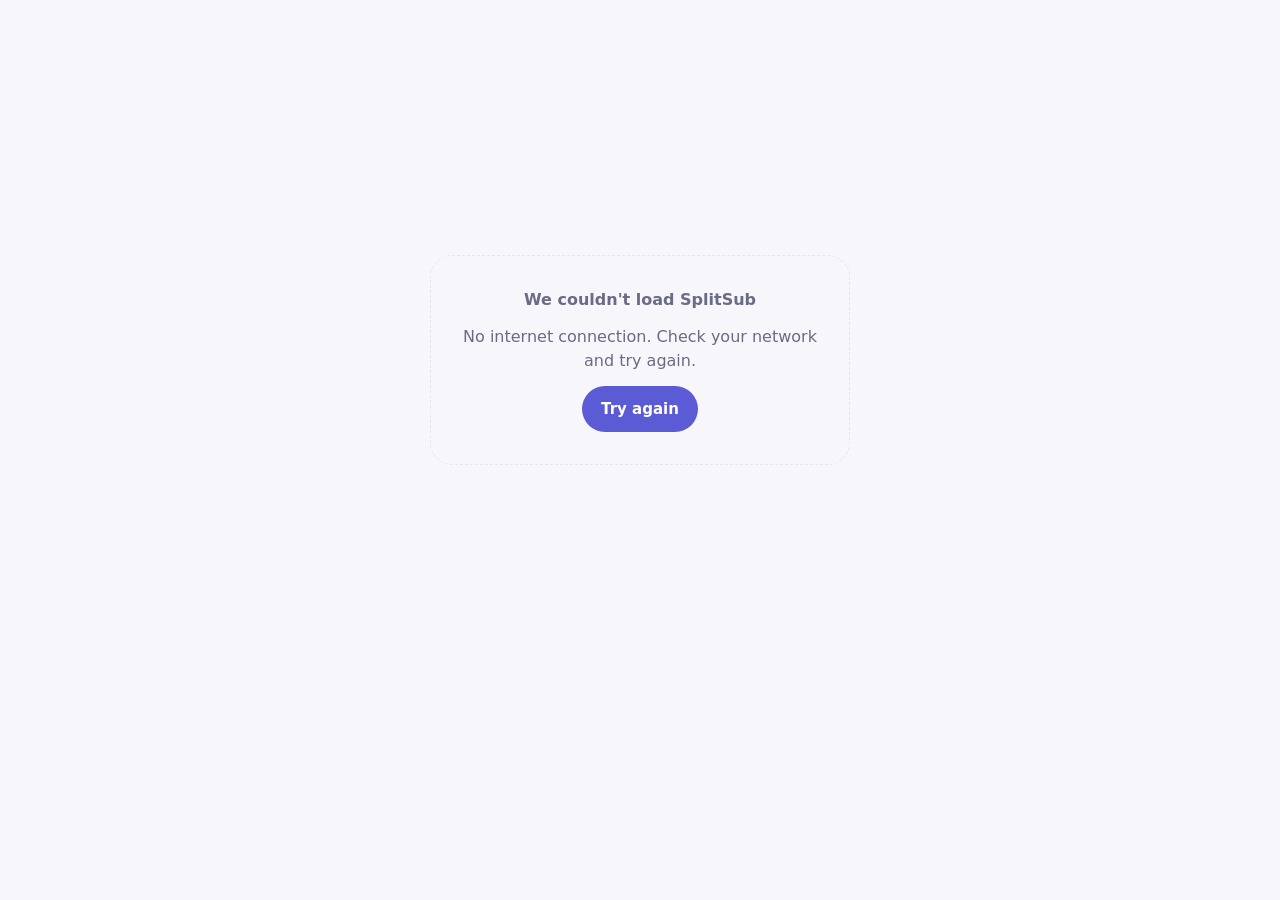
<file: index.html>
<!doctype html>
<html lang="en">
<head>
<meta charset="utf-8">
<meta http-equiv="Content-Security-Policy" content="default-src 'self'; script-src 'self' 'unsafe-inline'; style-src 'self' 'unsafe-inline' https://fonts.googleapis.com; font-src 'self' https://fonts.gstatic.com; img-src 'self' data: blob: https:; connect-src 'self' https://*.supabase.co wss://*.supabase.co; frame-src 'self' blob: https://*.supabase.co; media-src 'self' blob: https:; object-src 'none'; base-uri 'self'; form-action 'self'">
<meta name="referrer" content="strict-origin-when-cross-origin">
<script>if (window.top !== window.self) { document.documentElement.style.display = "none"; try { window.top.location = window.location.href; } catch (e) {} }</script>
<meta name="viewport" content="width=device-width, initial-scale=1, viewport-fit=cover">
<title>SplitSub</title>
<meta name="description" content="Split premium subscriptions with verified hosts and pay only for your seat.">
<meta name="theme-color" content="#5B5BD6">
<link rel="icon" href="logo-mark.svg" type="image/svg+xml">
<link rel="preconnect" href="https://fonts.googleapis.com">
<link rel="preconnect" href="https://fonts.gstatic.com" crossorigin>
<link rel="stylesheet" href="https://fonts.googleapis.com/css2?family=Bricolage+Grotesque:opsz,wght@12..96,700;12..96,800&family=Figtree:wght@400;500;600;700&display=swap">
<!--
  SUBSPLIT · customer app
  Explore · My Subs · Wallet · Account. There is no admin code in this file.
  Data comes from the database through api.js; every rule (prices, seats,
  markup, money) is checked again on the server.
  Edit colours under "COLOURS". Edit your keys in config.js.
-->
<style>
/* COLOURS. Layout: one phone-width column, sticky top bar, tab bar fixed at the bottom. */
:root{
  --bg:#F6F6FB; --surface:#FFFFFF; --surface-2:#F0F0F8; --ink:#17172B; --muted:#6B6B85; --line:#E6E6F0;
  --brand:#5B5BD6; --brand-ink:#FFFFFF; --brand-soft:#ECECFD; --brand-strong:#3F3FB0;
  --accent:#FFB547; --accent-soft:#FFF1D9; --accent-ink:#7A4A00;
  --good:#14905F; --good-soft:#E1F5EC; --warn:#A15C00; --warn-soft:#FFF1D9; --bad:#C93A3A; --bad-soft:#FDE7E7;
  --scrim:rgba(23,23,43,.45); --shadow:0 1px 2px rgba(23,23,43,.04),0 8px 24px rgba(23,23,43,.05);
  --f-display:'Bricolage Grotesque','Segoe UI',system-ui,sans-serif;
  --f-body:'Figtree',system-ui,-apple-system,'Segoe UI',Roboto,sans-serif;
  --r-lg:22px; --r:16px; --r-sm:12px; --nav-h:66px;
}
@media (prefers-color-scheme: dark){:root:not([data-theme="light"]){
  --bg:#0F0F1A; --surface:#181826; --surface-2:#212134; --ink:#ECECF6; --muted:#9C9CB8; --line:#2B2B42;
  --brand:#8B8BFF; --brand-ink:#0F0F1A; --brand-soft:#252550; --brand-strong:#BDBDFF;
  --accent:#FFC46B; --accent-soft:#3A2C12; --accent-ink:#FFD79A;
  --good:#5AD39B; --good-soft:#15352A; --warn:#F5BC5B; --warn-soft:#3A2C12; --bad:#FF8A8A; --bad-soft:#3E1C1F;
  --scrim:rgba(0,0,0,.6); --shadow:0 1px 2px rgba(0,0,0,.3); color-scheme:dark;
}}
:root[data-theme="dark"]{
  --bg:#0F0F1A; --surface:#181826; --surface-2:#212134; --ink:#ECECF6; --muted:#9C9CB8; --line:#2B2B42;
  --brand:#8B8BFF; --brand-ink:#0F0F1A; --brand-soft:#252550; --brand-strong:#BDBDFF;
  --accent:#FFC46B; --accent-soft:#3A2C12; --accent-ink:#FFD79A;
  --good:#5AD39B; --good-soft:#15352A; --warn:#F5BC5B; --warn-soft:#3A2C12; --bad:#FF8A8A; --bad-soft:#3E1C1F;
  --scrim:rgba(0,0,0,.6); --shadow:0 1px 2px rgba(0,0,0,.3); color-scheme:dark;
}
*{box-sizing:border-box}
[hidden]{display:none!important}
html{-webkit-text-size-adjust:100%}
body{margin:0;background:var(--bg);color:var(--ink);font:16px/1.55 var(--f-body);-webkit-font-smoothing:antialiased}
button{font:inherit;color:inherit}
h1,h2,h3{font-family:var(--f-display);margin:0;text-wrap:balance;letter-spacing:-.015em}
p{margin:0}
a{color:var(--brand-strong)}
:focus-visible{outline:2px solid var(--brand);outline-offset:2px}
.ic{width:20px;height:20px;flex:none}
.muted{color:var(--muted)} .sm{font-size:14px} .xs{font-size:12.5px} .b{font-weight:700}
.grow{flex:1;min-width:0}
.row{display:flex;align-items:center;gap:12px}
.between{justify-content:space-between}
.wrap-row{display:flex;flex-wrap:wrap;gap:8px}
.num{font-variant-numeric:tabular-nums}

/* top bar */
.top{position:sticky;top:env(safe-area-inset-top,0px);z-index:30;background:color-mix(in srgb,var(--bg) 88%,transparent);backdrop-filter:saturate(1.3) blur(12px);-webkit-backdrop-filter:saturate(1.3) blur(12px)}
.top-in{max-width:600px;margin-inline:auto;padding:12px 16px;display:flex;align-items:center;justify-content:space-between;gap:12px}
.logo{display:flex;align-items:center;gap:10px;background:none;border:0;padding:0;cursor:pointer}
.logo svg{width:34px;height:34px;flex:none}
.wordmark{font:800 22px/1 var(--f-display);letter-spacing:-.03em;color:var(--ink)}
.wordmark b{color:var(--brand);font-weight:800}
.icon-btn{position:relative;width:42px;height:42px;border-radius:50%;border:1px solid var(--line);background:var(--surface);display:grid;place-items:center;cursor:pointer;color:var(--ink)}
.icon-btn .dotn{position:absolute;top:-2px;right:-2px;min-width:18px;height:18px;border-radius:99px;background:var(--bad);color:#fff;font-size:11px;font-weight:800;display:grid;place-items:center;padding:0 5px}

/* shell */
.shell{max-width:600px;margin-inline:auto;padding-inline:16px;padding-top:8px;padding-bottom:calc(var(--nav-h) + 40px + env(safe-area-inset-bottom,0px));display:grid;gap:20px}
.notice{background:var(--brand-soft);color:var(--brand-strong);border-radius:var(--r);padding:12px 14px;font-size:14px;font-weight:600}

/* buttons */
.btn{display:inline-flex;align-items:center;justify-content:center;gap:8px;border:1px solid transparent;background:var(--surface-2);color:var(--ink);padding:12px 18px;border-radius:999px;font-weight:700;font-size:15px;cursor:pointer;line-height:1.2;min-height:46px;text-decoration:none}
.btn.primary{background:var(--brand);color:var(--brand-ink)}
.btn.soft{background:var(--brand-soft);color:var(--brand-strong)}
.btn.line{background:transparent;border-color:var(--line)}
.btn.danger{background:var(--bad-soft);color:var(--bad)}
.btn.sm{min-height:38px;padding:8px 14px;font-size:14px}
.btn.block{width:100%}
.btn:disabled{opacity:.5;cursor:not-allowed}
.link{background:none;border:0;padding:0;color:var(--brand-strong);font-weight:700;cursor:pointer;font-size:14px;text-align:left}

/* hero */
.hero{background:var(--surface);border-radius:var(--r-lg);padding:24px 20px;display:grid;gap:12px;box-shadow:var(--shadow);position:relative;overflow:hidden}
.hero::after{content:"";position:absolute;right:-70px;top:-70px;width:160px;height:160px;border-radius:50%;background:var(--brand-soft)}
.hero::before{content:"";position:absolute;right:56px;top:-26px;width:64px;height:64px;border-radius:50%;background:var(--accent-soft)}
.hero>*{position:relative;z-index:1}
.eyebrow{display:inline-flex;align-items:center;gap:6px;font-size:12px;font-weight:700;letter-spacing:.08em;text-transform:uppercase;color:var(--brand-strong)}
.eyebrow .ic{width:16px;height:16px}
.hero h1{font-size:clamp(28px,7.6vw,40px);line-height:1.08;font-weight:800;max-width:15ch}
.hero p{color:var(--muted);max-width:42ch}
.hero-actions{display:flex;flex-wrap:wrap;gap:10px;margin-top:4px}

/* search + chips */
.searchbar{display:flex;gap:8px}
.search{flex:1;display:flex;align-items:center;gap:10px;background:var(--surface);border:1px solid var(--line);border-radius:999px;padding:0 16px;min-width:0}
.search .ic{color:var(--muted)}
.search input{border:0;background:transparent;padding:13px 0;font:inherit;font-size:16px;color:var(--ink);width:100%;outline:none;min-width:0}
.chips{display:flex;gap:8px;flex-wrap:wrap}
.chips.scroll{flex-wrap:nowrap;overflow-x:auto;scrollbar-width:none;margin-inline:-16px;padding-inline:16px}
.chips.scroll::-webkit-scrollbar{display:none}
.chip{border:1px solid var(--line);background:var(--surface);color:var(--ink);border-radius:999px;padding:8px 15px;font-weight:600;font-size:14px;white-space:nowrap;cursor:pointer;display:inline-flex;gap:6px;align-items:center}
.chip[aria-pressed="true"]{background:var(--ink);color:var(--bg);border-color:var(--ink)}
.chip .n{opacity:.6;font-weight:700}
.chips.lens{display:grid;grid-template-columns:repeat(auto-fit,minmax(118px,1fr))}
.chip.len{display:grid;gap:2px;justify-items:center;text-align:center;padding:10px 12px;border-radius:14px;white-space:normal}
.chip.len small{font-weight:600;opacity:.75;font-size:12px}
.pair{display:grid;grid-template-columns:1fr 1fr;gap:10px}
.dateout{display:block;background:var(--surface-2);border-radius:var(--r-sm);padding:12px 14px;font-size:16px}
.ask{display:grid;gap:10px;background:var(--brand-soft);color:var(--brand-strong);border-radius:var(--r-sm);padding:12px 14px;font-size:14px}
.ask b{color:var(--ink)}
.switch{display:flex;gap:10px;align-items:flex-start;font-size:14px;cursor:pointer;padding:10px 12px;border-radius:var(--r-sm);background:var(--surface-2)}
.switch input{width:20px;height:20px;margin:1px 0 0;flex:none;accent-color:var(--brand)}
.sec-head{display:flex;align-items:baseline;justify-content:space-between;gap:12px;margin-bottom:-6px}
.sec-head h2{font-size:21px}

/* cards */
.list{display:grid;gap:12px}
.card{background:var(--surface);border-radius:var(--r-lg);padding:18px;box-shadow:var(--shadow);display:grid;gap:12px;min-width:0}
.card.tap{cursor:pointer}
.card h3{font-size:17px;line-height:1.25}
.tile{width:46px;height:46px;border-radius:14px;display:grid;place-items:center;font:800 19px var(--f-display);flex:none;box-shadow:inset 0 0 0 1px rgba(0,0,0,.06);overflow:hidden}
.tile img{width:100%;height:100%;object-fit:cover}
.tile.lg{width:56px;height:56px;border-radius:16px;font-size:23px}
.save{background:var(--accent-soft);color:var(--accent-ink);font-weight:800;font-size:12px;padding:4px 9px;border-radius:999px;white-space:nowrap}
.price-row{display:flex;align-items:baseline;gap:10px;flex-wrap:wrap}
.price{font:800 22px/1 var(--f-display);letter-spacing:-.02em}
.price small{font:500 13px var(--f-body);color:var(--muted);margin-left:2px;letter-spacing:0}
s.was{color:var(--muted);font-size:14px}
.seats{display:flex;gap:5px}
.seats i{flex:1;height:7px;border-radius:99px;background:var(--brand)}
.seats i.free{background:var(--surface-2);box-shadow:inset 0 0 0 1px var(--line)}
.host{display:inline-flex;align-items:center;gap:4px}
.host .ic{width:15px;height:15px;color:var(--brand)}
.meta{display:flex;flex-wrap:wrap;gap:4px 12px;font-size:13.5px;color:var(--muted)}
.low{color:var(--warn);font-weight:700}
.pill{display:inline-flex;align-items:center;padding:3px 10px;border-radius:999px;font-size:12px;font-weight:700;white-space:nowrap}
.pill.good{background:var(--good-soft);color:var(--good)}
.pill.warn{background:var(--warn-soft);color:var(--warn)}
.pill.bad{background:var(--bad-soft);color:var(--bad)}
.pill.neutral{background:var(--surface-2);color:var(--muted)}
.pill.brand{background:var(--brand-soft);color:var(--brand-strong)}
.bar{height:7px;background:var(--surface-2);border-radius:99px;overflow:hidden}
.bar i{display:block;height:100%;background:var(--brand);border-radius:99px}
.empty{text-align:center;color:var(--muted);padding:32px 20px;border:1.5px dashed var(--line);border-radius:var(--r-lg);display:grid;gap:12px;justify-items:center}
.dates{display:grid;grid-template-columns:repeat(3,1fr);gap:8px}
.dates div{background:var(--surface-2);border-radius:var(--r-sm);padding:8px 10px;display:grid}
.dates span{font-size:11.5px;color:var(--muted);font-weight:600}
.dates b{font-size:14px}

/* steps */
.steps{list-style:none;margin:0;padding:0;display:grid;gap:16px;counter-reset:s}
.steps li{display:grid;grid-template-columns:36px 1fr;column-gap:12px;counter-increment:s}
.steps li::before{content:counter(s);grid-row:span 2;width:36px;height:36px;border-radius:50%;background:var(--brand-soft);color:var(--brand-strong);display:grid;place-items:center;font:800 16px var(--f-display)}
.steps b{font-weight:700}
.steps span{color:var(--muted);font-size:14px}

.ptitle{display:flex;align-items:center;justify-content:space-between;gap:12px;padding-top:4px}
.ptitle h1{font-size:28px;font-weight:800}

/* money */
.money{background:var(--brand);color:var(--brand-ink);border-radius:var(--r-lg);padding:20px;display:grid;gap:14px}
.money .lbl{font-size:13px;opacity:.85;display:flex;align-items:center;justify-content:space-between}
.money .big{font:800 34px/1 var(--f-display);letter-spacing:-.02em}
.money .two{display:grid;grid-template-columns:1fr 1fr;gap:12px}
.money .btn{background:var(--brand-ink);color:var(--brand)}
.money .btn.ghost{background:transparent;color:var(--brand-ink);border-color:color-mix(in srgb,var(--brand-ink) 40%,transparent)}
.eye{background:none;border:0;color:inherit;cursor:pointer;padding:4px;display:grid}
.quad{display:grid;grid-template-columns:1fr 1fr;gap:10px}
.quad div{background:var(--surface-2);border-radius:var(--r-sm);padding:10px 12px;display:grid;gap:2px}
.quad span{font-size:12px;color:var(--muted);font-weight:600}
.quad b{font:800 18px var(--f-display)}

/* rows */
.rows-list{background:var(--surface);border-radius:var(--r-lg);box-shadow:var(--shadow);overflow:hidden}
.rows-list>div{display:flex;align-items:center;gap:12px;padding:14px 16px;border-bottom:1px solid var(--line)}
.rows-list>div:last-child{border-bottom:0}
.dot{width:38px;height:38px;border-radius:50%;display:grid;place-items:center;flex:none}
.dot .ic{width:18px;height:18px}
.dot.in{background:var(--good-soft);color:var(--good)}
.dot.out{background:var(--surface-2);color:var(--muted)}
.amt{font-weight:800;text-align:right;white-space:nowrap}
.amt.in{color:var(--good)}

/* forms */
.form{display:grid;gap:16px}
.field{display:grid;gap:6px;min-width:0}
.field label,.lbl2{font-size:14px;font-weight:700}
.field small{color:var(--muted);font-size:13px}
input,select,textarea{font:inherit;font-size:16px;color:var(--ink);background:var(--surface-2);border:1.5px solid transparent;border-radius:var(--r-sm);padding:12px 14px;width:100%}
input:focus,select:focus,textarea:focus{outline:none;border-color:var(--brand);background:var(--surface)}
input[type=file]{padding:10px;font-size:14px}
textarea{min-height:100px;resize:vertical}
.check{display:flex;gap:10px;align-items:flex-start;font-size:14px;cursor:pointer}
.check input{width:20px;height:20px;margin:1px 0 0;flex:none;accent-color:var(--brand)}
.tip{background:var(--surface-2);border-radius:var(--r-sm);padding:12px 14px;font-size:14px;color:var(--muted)}
.tip.warn{background:var(--warn-soft);color:var(--warn)}
.info{display:grid;border-radius:var(--r);background:var(--surface-2);overflow:hidden}
.info>div{display:flex;gap:12px;align-items:flex-start;padding:12px 14px;border-bottom:1px solid var(--line)}
.info>div:last-child{border-bottom:0}
.info .ic{color:var(--brand);margin-top:2px}
.info b{display:block;font-size:14px}
.info span{font-size:14px;color:var(--muted)}
.kv{display:grid;border:1px solid var(--line);border-radius:var(--r);overflow:hidden}
.kv>div{display:flex;justify-content:space-between;gap:12px;padding:11px 14px;border-bottom:1px solid var(--line);font-size:15px}
.kv>div:last-child{border-bottom:0}
.kv span{color:var(--muted)}
.kv b{text-align:right}
.kv .chip{padding:4px 10px;font-size:12px;flex:none}
.kv .total{background:var(--brand-soft);color:var(--brand-strong)}
.kv .total span{color:var(--brand-strong)}
.secret{white-space:pre-wrap;background:var(--surface-2);border-radius:var(--r);padding:14px;font-size:15px;overflow-wrap:anywhere}
.tabs{display:flex;gap:4px;background:var(--surface-2);border-radius:999px;padding:4px}
.tabs button{flex:1;border:0;background:transparent;border-radius:999px;padding:10px;font-weight:700;font-size:14px;cursor:pointer;color:var(--muted)}
.tabs button[aria-selected="true"]{background:var(--surface);color:var(--ink);box-shadow:var(--shadow)}
.svc-grid{display:grid;grid-template-columns:repeat(auto-fill,minmax(100px,1fr));gap:8px}
.svc-grid button{background:var(--surface-2);border:1.5px solid transparent;border-radius:var(--r);padding:12px 8px;display:grid;justify-items:center;gap:6px;cursor:pointer;font-size:13px;font-weight:700;text-align:center}
.svc-grid button[aria-pressed="true"]{border-color:var(--brand);background:var(--brand-soft)}
.stepno{display:flex;align-items:center;gap:8px;font:800 15px var(--f-display)}
.stepno i{font-style:normal;width:26px;height:26px;border-radius:50%;background:var(--brand);color:var(--brand-ink);display:grid;place-items:center;font-size:13px}

/* profile + faq */
.avatar{width:56px;height:56px;border-radius:50%;background:var(--brand-soft);color:var(--brand-strong);display:grid;place-items:center;font:800 20px var(--f-display);flex:none}
details.card summary{cursor:pointer;font-weight:700;list-style:none;display:flex;justify-content:space-between;align-items:center;gap:12px}
details.card summary::after{content:"+";font-size:22px;color:var(--muted)}
details.card[open] summary::after{content:"–"}
details.card p,details.card ul{color:var(--muted);font-size:14px;margin:0}
details.card ul{padding-left:18px;display:grid;gap:6px}
.menu{background:var(--surface);border-radius:var(--r-lg);box-shadow:var(--shadow);overflow:hidden}
.menu button{width:100%;display:flex;align-items:center;gap:12px;padding:15px 16px;background:none;border:0;border-bottom:1px solid var(--line);cursor:pointer;text-align:left;font-weight:600}
.menu button:last-child{border-bottom:0}
.menu .ic{color:var(--brand)}
.msg{padding:10px 14px;border-radius:14px;max-width:85%;font-size:14px;white-space:pre-wrap}
.msg.me{background:var(--brand-soft);justify-self:end}
.msg.them{background:var(--surface-2)}
.msg.sys{background:transparent;color:var(--muted);font-size:13px;justify-self:center;text-align:center;max-width:95%;border:1px dashed var(--line)}
.msg.adm{background:var(--accent-soft);color:var(--accent-ink)}
.chat-box{display:grid;gap:8px;max-height:46vh;overflow:auto;padding:4px 2px;align-content:start}
.chat-form{display:flex;gap:8px;align-items:flex-end}
.chat-form textarea{min-height:46px;height:46px;border-radius:23px;padding:12px 16px;resize:none}
.promo{background:linear-gradient(135deg,var(--brand),var(--brand-strong));color:#fff;border-radius:var(--r-lg);overflow:hidden;display:grid;box-shadow:var(--shadow)}
.promo img{width:100%;max-height:150px;object-fit:cover;display:block}
.promo .in{padding:16px 18px;display:grid;gap:6px}
.promo h3{font-size:19px;color:#fff}
.promo p{color:rgba(255,255,255,.9);font-size:14px}
.promo details{font-size:12.5px;color:rgba(255,255,255,.85)}
.promo summary{cursor:pointer;font-weight:700}
.badge-n{background:var(--bad);color:#fff;border-radius:99px;font-size:11px;font-weight:800;padding:1px 7px;margin-left:6px}
.rcpt{border:1px solid var(--line);border-radius:var(--r);overflow:hidden}
.rcpt-h{background:var(--brand);color:#fff;padding:14px 16px;display:flex;align-items:center;gap:10px;font:800 18px var(--f-display)}
.rcpt-h svg{width:30px;height:30px}
@media print{.top,.nav,#toast,.noprint{display:none!important}}

/* bottom nav */
.nav{position:fixed;left:0;right:0;bottom:0;z-index:40;background:color-mix(in srgb,var(--surface) 94%,transparent);backdrop-filter:blur(12px);-webkit-backdrop-filter:blur(12px);border-top:1px solid var(--line);padding-bottom:env(safe-area-inset-bottom,0px)}
.nav-in{max-width:600px;margin-inline:auto;display:flex;height:var(--nav-h)}
.nav button{flex:1;background:none;border:0;display:flex;flex-direction:column;align-items:center;justify-content:center;gap:3px;color:var(--muted);font-size:11.5px;font-weight:600;cursor:pointer}
.nav button .ic{width:22px;height:22px}
.nav button[aria-current="page"]{color:var(--brand)}

/* sheet */
.sheet-wrap{position:fixed;inset:0;z-index:60;background:var(--scrim);display:flex;align-items:flex-end;justify-content:center}
.sheet{background:var(--surface);width:100%;max-width:600px;max-height:92vh;overflow:auto;border-radius:26px 26px 0 0;padding:10px 20px calc(24px + env(safe-area-inset-bottom,0px));display:grid;gap:18px;animation:up .22s ease-out}
.sheet .grab{width:42px;height:5px;border-radius:9px;background:var(--line);justify-self:center}
.sheet h2{font-size:23px}
.sheet .x{background:var(--surface-2);border:0;width:36px;height:36px;border-radius:50%;display:grid;place-items:center;cursor:pointer;color:var(--muted);flex:none}
@keyframes up{from{transform:translateY(40px)}to{transform:none}}
@media (min-width:700px){.sheet-wrap{align-items:center;padding:16px}.sheet{border-radius:26px}}
.ok-mark{width:60px;height:60px;border-radius:50%;background:var(--good-soft);color:var(--good);display:grid;place-items:center;justify-self:center}
.ok-mark.bad{background:var(--bad-soft);color:var(--bad)}
.ok-mark .ic{width:30px;height:30px}
#toast{position:fixed;left:50%;transform:translateX(-50%);bottom:calc(var(--nav-h) + 16px + env(safe-area-inset-bottom,0px));z-index:80;background:var(--ink);color:var(--bg);padding:12px 18px;border-radius:14px;font-weight:600;font-size:14px;max-width:calc(100% - 32px);box-shadow:0 10px 30px rgba(0,0,0,.2)}
.center-screen{min-height:80vh;display:grid;place-items:center;padding:16px}
.foot{text-align:center;color:var(--muted);font-size:13px;display:grid;gap:4px;padding-top:8px}
@media (prefers-reduced-motion: reduce){*{animation:none!important;transition:none!important}}
</style>
</head>
<body>
<div id="app"><div class="center-screen muted">Loading…</div></div>
<div id="sheet" class="sheet-wrap" hidden><div class="sheet" id="sheet-box" role="dialog" aria-modal="true"></div></div>
<div id="toast" role="status" hidden></div>

<script src="config.js"></script>
<script src="api.js"></script>
<script>
/* =====================================================================
   SplitSub customer app
   ===================================================================== */
const $ = (s, r = document) => r.querySelector(s);
const esc = s => String(s ?? '').replace(/[&<>"']/g, c => ({'&':'&amp;','<':'&lt;','>':'&gt;','"':'&quot;',"'":'&#39;'}[c]));
const naira = k => { k = Number(k) || 0; const f = k % 100 !== 0; return '₦' + (k / 100).toLocaleString('en-NG', {minimumFractionDigits: f ? 2 : 0, maximumFractionDigits: 2}); };
const toKobo = v => Math.round((parseFloat(String(v).replace(/[,₦\s]/g, '')) || 0) * 100);
const ts = x => new Date(x).getTime();
// Dates are shown in Nigerian time (WAT), the same clock the server uses for start and end dates.
const TZ = {timeZone:'Africa/Lagos'};
const fmtDate = t => new Date(t).toLocaleDateString('en-GB', {...TZ, day:'numeric', month:'short', year:'numeric'});
const fmtShort = t => new Date(t).toLocaleDateString('en-GB', {...TZ, day:'numeric', month:'short'});
const fmtDT = t => new Date(t).toLocaleString('en-GB', {...TZ, day:'numeric', month:'short', hour:'numeric', minute:'2-digit'});
const DAY = 864e5;
const daysLeft = m => Math.max(0, Math.ceil((ts(m.ends_at) - Date.now()) / DAY));
const initials = n => (n || '?').split(/\s+/).filter(Boolean).slice(0, 2).map(w => w[0].toUpperCase()).join('');
const per = d => d === 30 ? '/month' : `/${d} days`;
// plan lengths: 1, 3, 6 or 12 months (each "month" is one plan period, normally 30 days)
const lenName = (n, d) => d === 30 ? ({1:'Monthly', 3:'3 months', 6:'6 months', 12:'Yearly'}[n] || `${n} months`) : `${n} × ${d} days`;
const lenWord = n => n === 1 ? '1 month' : `${n} months`;
const lensText = l => { const a = (l.allowed_months || [1]).slice().sort((x, y) => x - y); if (l.duration_days !== 30) return `${l.duration_days} days`; return a.length === 1 ? lenWord(a[0]) : a.slice(0, -1).join(', ') + ' or ' + a[a.length - 1] + ' months'; };
const lagosToday = () => new Date(Date.now() + 36e5).toISOString().slice(0, 10);          // Lagos = UTC+1 all year
const lagosPlus = n => new Date(Date.now() + 36e5 + n * DAY).toISOString().slice(0, 10);
const startAt = iso => !iso || iso <= lagosToday() ? new Date() : new Date(iso + 'T00:00:00+01:00');
const cardOn = () => settings().card_payments !== false;
function textOn(hex){ const h = (hex || '#5B5BD6').replace('#', ''); const [r, g, b] = [0, 2, 4].map(i => parseInt(h.substr(i, 2), 16) / 255); return (0.2126*r + 0.7152*g + 0.0722*b) > 0.62 ? '#1A1A1A' : '#FFFFFF'; }
// Display-only estimate. The database calculates the real price again.
const seatPrice = (normal, seats, markup) => Math.round(normal * (100 + markup) / 100 / seats / 100) * 100;

const ACCESS = {
  LOGIN:  {label:'Shared login',     icon:'key',   ask:'',                                    how:'The host shares a login. You use only your own profile.'},
  INVITE: {label:'Invite',           icon:'mail',  ask:'Email for your invite',               how:'The host invites your own account by email.'},
  FAMILY: {label:'Family invite',    icon:'mail',  ask:'Email for your family invite',        how:'The host adds your own account to their family plan.'},
  TEAM:   {label:'Team invite',      icon:'mail',  ask:'Email for your team invite',          how:'The host adds your own account to their team.'},
  DATA:   {label:'Data to your line',icon:'phone', ask:'Phone number to receive data',        how:'The host sends data straight to your phone number.'},
  OTHER:  {label:'Host instructions',icon:'chat',  ask:'Email or phone the host should use',  how:'The host gives you access as described in the plan.'}
};
const needsContact = t => t !== 'LOGIN';
const FEE = () => settings().buyer_fee_kobo || 20000;
const FEE_TIERS_DEFAULT = [{upto_kobo:299999, flat_kobo:20000}, {upto_kobo:5000000, bps:800}, {upto_kobo:20000000, bps:900}, {upto_kobo:30000000, bps:1000}, {upto_kobo:null, bps:1019}];
const feeTiers = () => { const t = settings().withdrawal_fee_tiers; return Array.isArray(t) && t.length ? t : FEE_TIERS_DEFAULT; };
const pctTxt = bps => (bps / 100).toFixed(2).replace(/\.?0+$/, '') + '%';
// Same rule as _withdrawal_fee_for() in the database (the database is what really charges the fee).
const WFEE = k => { const ts = feeTiers(); if (!(k > 0)) k = 1; for (const t of ts){ if (t.upto_kobo == null || k <= t.upto_kobo) return t.flat_kobo != null ? t.flat_kobo : Math.floor((k * t.bps + 5000) / 10000); } const l = ts[ts.length - 1]; return l.flat_kobo != null ? l.flat_kobo : Math.floor((k * l.bps + 5000) / 10000); };
function feeLines(){ let prev = 0; return feeTiers().map(t => { const lab = t.upto_kobo == null ? `Above ${naira(prev)}` : prev === 0 ? `Up to ${naira(t.upto_kobo)}` : `${naira(prev + 1)} to ${naira(t.upto_kobo)}`; if (t.upto_kobo != null) prev = t.upto_kobo; return [lab, t.flat_kobo != null ? `${naira(t.flat_kobo)} flat` : pctTxt(t.bps)]; }); }
const feeText = () => feeLines().map(([a, b]) => `${a}: ${b}`).join('; ');
const feeShort = () => [...new Set(feeLines().map(x => x[1]))].join(', ');
const waUrl = () => { const st = settings(); return st.support_whatsapp_link || (st.support_whatsapp ? 'https://wa.me/' + st.support_whatsapp : ''); };
const REASONS = [['HOST_NO_RESPONSE','Host is not responding'],['INVALID_CREDENTIALS','Login or credentials are invalid'],['ACCESS_NOT_WORKING','Access is not working'],
  ['WRONG_SUBSCRIPTION','Wrong subscription or plan'],['PAYMENT_ORDER','Payment or order problem'],['OTHER','Something else']];
const ORDER_NOTE_TYPES = ['ORDER_MESSAGE','ORDER_COMPLETED','NEW_MEMBER','SUBSCRIPTION_JOINED','SUBSCRIPTION_RENEWED','DISPUTE_OPENED','ACCESS_AVAILABLE'];

const ICONS = {
  compass:'<circle cx="12" cy="12" r="9"/><path d="m15.5 8.5-2 5-5 2 2-5z"/>',
  layers:'<path d="m12 3 9 5-9 5-9-5z"/><path d="m3 13 9 5 9-5"/>',
  wallet:'<path d="M19 7V5.5A1.5 1.5 0 0 0 17.5 4h-12A2.5 2.5 0 0 0 3 6.5v11A2.5 2.5 0 0 0 5.5 20h13a1.5 1.5 0 0 0 1.5-1.5V9a1.5 1.5 0 0 0-1.5-1.5H5.5A2.5 2.5 0 0 1 3 6.5"/><circle cx="16" cy="13.8" r="1.2"/>',
  user:'<circle cx="12" cy="8" r="4"/><path d="M4 21a8 8 0 0 1 16 0"/>',
  search:'<circle cx="11" cy="11" r="7"/><path d="m20 20-3.5-3.5"/>',
  plus:'<path d="M12 5v14M5 12h14"/>', check:'<path d="m5 12.5 4.5 4.5L19 7.5"/>',
  badge:'<path d="M12 2.8l2.4 1.7 2.9-.2.9 2.8 2.4 1.7-1 2.7 1 2.7-2.4 1.7-.9 2.8-2.9-.2L12 21.2l-2.4-1.7-2.9.2-.9-2.8-2.4-1.7 1-2.7-1-2.7 2.4-1.7.9-2.8 2.9.2z" fill="currentColor" stroke="none"/><path d="m8.8 12.2 2.2 2.2 4.2-4.4" stroke="var(--surface)" stroke-width="2"/>',
  users:'<circle cx="9" cy="8" r="3.5"/><path d="M2.5 20a6.5 6.5 0 0 1 13 0"/><path d="M16 4.6a3.5 3.5 0 0 1 0 6.8M18 14a6.5 6.5 0 0 1 3.5 6"/>',
  key:'<circle cx="8" cy="15" r="4"/><path d="m11 12 9-9M16.5 6.5l3 3"/>', mail:'<rect x="3" y="5" width="18" height="14" rx="2.5"/><path d="m3.5 7 8.5 6 8.5-6"/>',
  phone:'<rect x="7" y="2.5" width="10" height="19" rx="2.5"/><path d="M11 18h2"/>', clock:'<circle cx="12" cy="12" r="9"/><path d="M12 7v5l3 2"/>',
  lock:'<rect x="5" y="11" width="14" height="10" rx="2.5"/><path d="M8 11V8a4 4 0 0 1 8 0v3"/>',
  eye:'<path d="M2 12s3.6-7 10-7 10 7 10 7-3.6 7-10 7S2 12 2 12z"/><circle cx="12" cy="12" r="3"/>',
  eyeoff:'<path d="M3 3l18 18M10.6 5.1A10 10 0 0 1 12 5c6.4 0 10 7 10 7a17 17 0 0 1-3.2 4.1M6.6 6.6C3.8 8.4 2 12 2 12s3.6 7 10 7a9.6 9.6 0 0 0 4.4-1"/><path d="M9.9 9.9a3 3 0 0 0 4.2 4.2"/>',
  share:'<circle cx="18" cy="5.5" r="2.5"/><circle cx="6" cy="12" r="2.5"/><circle cx="18" cy="18.5" r="2.5"/><path d="m8.2 10.8 7.6-4M8.2 13.2l7.6 4"/>',
  x:'<path d="M6 6l12 12M18 6 6 18"/>', down:'<path d="M12 5v14M6 13l6 6 6-6"/>', up:'<path d="M12 19V5M6 11l6-6 6 6"/>',
  copy:'<rect x="8" y="8" width="12" height="12" rx="2.5"/><path d="M16 8V6.5A2.5 2.5 0 0 0 13.5 4h-7A2.5 2.5 0 0 0 4 6.5v7A2.5 2.5 0 0 0 6.5 16H8"/>',
  chat:'<path d="M4 19.5 5.3 16A8 8 0 1 1 8 18.7z"/>', bell:'<path d="M6 16V11a6 6 0 0 1 12 0v5l1.5 2h-15z"/><path d="M10 20.5a2 2 0 0 0 4 0"/>',
  help:'<circle cx="12" cy="12" r="9"/><path d="M9.5 9.5a2.5 2.5 0 1 1 3.5 2.3c-.6.3-1 .9-1 1.6v.6M12 17h.01"/>',
  edit:'<path d="M4 20h4L19 9l-4-4L4 16z"/><path d="m13.5 6.5 4 4"/>', filter:'<path d="M4 6h16M7 12h10M10 18h4"/>',
  out:'<path d="M15 4h3.5A1.5 1.5 0 0 1 20 5.5v13a1.5 1.5 0 0 1-1.5 1.5H15"/><path d="M10 8l-4 4 4 4M6 12h10"/>',
  shield:'<path d="M12 3 4.5 6v5.5c0 4.5 3.2 8 7.5 9.5 4.3-1.5 7.5-5 7.5-9.5V6z"/><path d="m9 12 2.2 2.2L15.5 10"/>',
  upload:'<path d="M12 16V4M7 9l5-5 5 5"/><path d="M4 16v2.5A1.5 1.5 0 0 0 5.5 20h13a1.5 1.5 0 0 0 1.5-1.5V16"/>'
};
const ic = (n, cls = '') => `<svg class="ic ${cls}" viewBox="0 0 24 24" fill="none" stroke="currentColor" stroke-width="1.8" stroke-linecap="round" stroke-linejoin="round" aria-hidden="true">${ICONS[n] || ''}</svg>`;
const LOGO = `<svg viewBox="0 0 40 40" aria-hidden="true"><rect width="40" height="40" rx="12" fill="var(--brand)"/><path d="M19 10a10 10 0 0 0 0 20z" fill="#fff"/><path d="M22 13a10 10 0 0 1 0 20z" fill="var(--accent)"/></svg>`;
function wordmark(name){ const n = esc(name || 'SplitSub'), i = n.toLowerCase().indexOf('split'); return i >= 0 ? `${n.slice(0, i)}<b>${n.slice(i, i + 5)}</b>${n.slice(i + 5)}` : n; }
function tile(o, big){
  const c = o.logo_color || '#5B5BD6';
  if (o.logo_url) return `<span class="tile ${big ? 'lg' : ''}" style="background:${esc(c)}"><img src="${esc(o.logo_url)}" alt=""></span>`;
  return `<span class="tile ${big ? 'lg' : ''}" style="background:${esc(c)};color:${textOn(c)}">${esc((o.service || o.name || '?')[0])}</span>`;
}
function seatBar(total, taken){ return `<div class="seats" role="img" aria-label="${taken} of ${total} seats taken">${Array.from({length:total}, (_, i) => `<i class="${i < taken ? '' : 'free'}"></i>`).join('')}</div>`; }
const hostTag = l => `<span class="host">@${esc(l.host_username)}${l.host_verified ? ic('badge') + 'Verified host' : ''}</span>`;

/* ---------- state ---------- */
let S = {catalog:null, listings:[], me:null, subs:[], hosting:[], wallet:null, notes:[], tickets:null, orders:[], requests:[], refs:null, creator:null};
const UI = {tab:'explore', cat:'All', q:'', sort:'popular', access:'ANY', verified:false, withSeats:true, maxPrice:0, subs:'active', hide:false};
// The public link always opens on Explore. Only the "hide balance" choice is remembered on this device.
try { UI.hide = !!JSON.parse(localStorage.getItem('subsplit-ui') || '{}').hide; } catch(e){}
const saveUI = () => { try { localStorage.setItem('subsplit-ui', JSON.stringify({hide:UI.hide})); } catch(e){} };
const money = k => UI.hide ? '₦••••' : naira(k);
const settings = () => (S.catalog && S.catalog.settings) || {site_name:'SplitSub', categories:[]};
const signedIn = () => !!S.me;
const bal = () => (S.me && S.me.balances) || {};

/* ---------- loading ---------- */
async function loadAll(){
  // Signed-in people: release any escrow that is due FIRST so their balances are right on the very first screen.
  // (Public visitors don't need it; the scheduled job covers everyone else.) Public data loads at the same time.
  const rel = API.user ? API.rpc('release_due_escrow').catch(() => {}) : null;
  const pub = Promise.all([API.rpc('public_catalog'), API.rpc('explore_listings')]);
  let mine = null;
  if (API.user){
    mine = rel.then(() => Promise.all([API.rpc('my_overview'), API.rpc('my_subscriptions'), API.rpc('my_listings'), API.rpc('my_wallet'), API.rpc('my_notifications'),
                        API.rpc('my_orders'), API.rpc('my_requests'), API.rpc('my_referrals'), API.rpc('my_creator').catch(() => null)]))
      .catch(async e => { if (e.status === 401 || e.status === 403) { API.forgetSession(); return null; } throw e; });
  }
  const [cat, list] = await pub;
  S.catalog = cat; S.listings = list;
  const m = mine ? await mine : null;
  if (m){ [S.me, S.subs, S.hosting, S.wallet, S.notes, S.orders, S.requests, S.refs, S.creator] = m; }
  else { S.me = null; S.subs = []; S.hosting = []; S.wallet = null; S.notes = []; S.orders = []; S.requests = []; S.refs = null; S.creator = null; }
}
async function refresh(){
  try { await loadAll(); render(); }
  catch(e){ app.innerHTML = `<div class="center-screen"><div class="empty" style="max-width:420px"><b>We couldn't load SplitSub</b><span>${esc(e.message)}</span><button class="btn primary" onclick="refresh()">Try again</button></div></div>`; }
}

/* ---------- top, nav ---------- */
function topBar(){
  const unread = S.me ? S.me.unread : 0;
  const right = S.me
    ? `<button class="icon-btn" data-act="notes" aria-label="Notifications">${ic('bell')}${unread ? `<span class="dotn">${unread > 9 ? '9+' : unread}</span>` : ''}</button>
       <button class="icon-btn" data-act="help" aria-label="Help">${ic('help')}</button>`
    : `<button class="icon-btn" data-act="help" aria-label="Help">${ic('help')}</button><button class="btn primary sm" data-act="auth">Sign in</button>`;
  return `<header class="top"><div class="top-in">
    <button class="logo" data-act="tab" data-v="explore" aria-label="${esc(settings().site_name)} home">${LOGO}<span class="wordmark">${wordmark(settings().site_name)}</span></button>
    <div class="row" style="gap:8px">${right}</div></div></header>`;
}
function nav(){
  const items = [['explore','Explore','compass'],['mysubs','My Subs','layers'],['wallet','Wallet','wallet'],['account','Account','user']];
  return `<nav class="nav" aria-label="Main"><div class="nav-in">${items.map(([k, l, i]) => `<button data-act="tab" data-v="${k}" ${UI.tab === k ? 'aria-current="page"' : ''}>${ic(i)}<span>${l}</span></button>`).join('')}</div></nav>`;
}
function foot(){
  const s = settings();
  return `<div class="foot"><span>© ${new Date().getFullYear()} ${esc(s.site_name)}</span>${waUrl() ? `<a href="${esc(waUrl())}" target="_blank" rel="noopener">Chat with support on WhatsApp</a>` : ''}${s.support_email ? `<span>${esc(s.support_email)}</span>` : ''}<a href="https://whatsapp.com/channel/0029Vb93ZqsInlqXiLFPBM1U" target="_blank" rel="noopener">Join our WhatsApp channel</a><span><a href="/terms.html" target="_blank" rel="noopener">Terms</a> · <a href="/privacy.html" target="_blank" rel="noopener">Privacy</a> · <a href="/user-policy.html" target="_blank" rel="noopener">User policy</a> · <a href="/refund-policy.html" target="_blank" rel="noopener">Refunds</a><a href="/help.html" target="_blank" rel="noopener">Help Centre</a> · <a role="button" tabindex="0" data-act="partner" style="cursor:pointer">Collaborate or invest</a></span></div>`;
}

/* ---------- Explore ---------- */
function filtered(){
  const q = UI.q.trim().toLowerCase();
  let items = S.listings.filter(l =>
    (UI.cat === 'All' || l.category === UI.cat) &&
    (!q || `${l.service} ${l.plan} ${l.category} ${l.host_username}`.toLowerCase().includes(q)) &&
    (UI.access === 'ANY' || (UI.access === 'INVITE' ? ['INVITE','FAMILY','TEAM'].includes(l.access_type) : l.access_type === UI.access)) &&
    (!UI.verified || l.host_verified) && (!UI.withSeats || l.seats_available > 0) &&
    (!UI.maxPrice || l.seat_kobo <= UI.maxPrice));
  const by = {popular:(a, b) => b.members_total - a.members_total, newest:(a, b) => ts(b.created_at) - ts(a.created_at),
    cheapest:(a, b) => a.seat_kobo - b.seat_kobo, seats:(a, b) => b.seats_available - a.seats_available};
  return items.sort(by[UI.sort] || by.popular);
}
function card(l){
  const left = l.seats_available, full = left <= 0;
  return `<article class="card tap" data-act="open" data-id="${l.id}">
    <div class="row">${tile(l)}<div class="grow"><h3>${esc(l.service)}</h3><p class="muted sm">${esc(l.plan)}</p></div>${l.savings_kobo > 0 ? `<span class="save">Save ${naira(l.savings_kobo)}</span>` : ''}</div>
    <div class="price-row"><span class="price num">${naira(l.seat_kobo)}<small>${per(l.duration_days)}</small></span>${l.compare_kobo > l.seat_kobo ? `<s class="was num">${naira(l.compare_kobo)}${per(l.duration_days)}</s>` : ''}</div>
    <p class="muted xs">+ ${naira(l.buyer_fee_kobo)} transaction fee at checkout</p>
    ${seatBar(l.seats_total, l.seats_occupied)}
    <p class="sm ${left === 1 ? 'low' : ''}">${full ? 'Full' : `<b>${left} of ${l.seats_total}</b> seats available`}</p>
    <div class="meta">${hostTag(l)}<span>${ACCESS[l.access_type].label}</span><span>${esc(lensText(l))}</span></div>
    <button class="btn ${full ? '' : 'primary'} block" data-act="join" data-id="${l.id}" ${full ? 'disabled' : ''}>${full ? 'Full' : 'Join seat'}</button>
  </article>`;
}
function suggestCard(){
  const q = UI.q.trim();
  return `<div class="card"><b>${q ? `Can't find “${esc(q)}”?` : 'No plans yet'}</b>
    <span class="muted sm">Tell us which subscription you want. We'll add it and notify you.</span>
    <form class="form" id="f-suggest" novalidate>
      <div class="field"><label for="sg-name">Subscription name</label><input id="sg-name" maxlength="80" value="${esc(q)}" placeholder="e.g. Disney Plus"></div>
      <div class="field"><label for="sg-note">Details (optional)</label><input id="sg-note" maxlength="300" placeholder="Plan type, country, anything useful"></div>
      <button class="btn primary block" type="submit">Suggest a Subscription</button>
    </form>
    ${S.requests.length ? `<button class="link" type="button" data-act="requests">See my requests (${S.requests.length})</button>` : ''}</div>`;
}
function feedHTML(items){
  return items.length ? items.map(card).join('') : suggestCard();
}
function promoHTML(){
  const list = (S.catalog && S.catalog.promos) || [];
  return list.map(p => `<section class="promo">${p.banner_url ? `<img src="${esc(p.banner_url)}" alt="">` : ''}<div class="in"><h3>${esc(p.title)}</h3>
    ${p.description ? `<p>${esc(p.description)}</p>` : ''}
    ${p.reward_referrer_kobo || p.reward_referee_kobo ? `<p><b>${p.reward_referrer_kobo ? 'Invite a friend: you get ' + naira(p.reward_referrer_kobo) : ''}${p.reward_referrer_kobo && p.reward_referee_kobo ? ' · ' : ''}${p.reward_referee_kobo ? 'they get ' + naira(p.reward_referee_kobo) : ''}</b></p>` : ''}
    ${p.terms ? `<details><summary>Terms</summary><p>${esc(p.terms)}</p></details>` : ''}
    ${S.me && S.refs && p.requires_referral ? `<button class="btn sm" style="background:#fff;color:var(--brand-strong);justify-self:start" data-act="shareref">${ic('share')} Share my invite link</button>` : ''}</div></section>`).join('');
}
function viewExplore(){
  const s = settings(), items = filtered();
  const cats = ['All', ...s.categories.filter(c => S.listings.some(l => l.category === c))];
  const activeFilters = (UI.access !== 'ANY') + UI.verified + !UI.withSeats + !!UI.maxPrice + (UI.sort !== 'popular');
  return `
  <section class="hero">
    <span class="eyebrow">${ic('users')} Shared access</span>
    <h1>${esc(s.hero_title)}</h1>
    <p>${esc(s.hero_text)}</p>
    <div class="hero-actions"><button class="btn primary" data-act="toPlans">Find a seat</button><button class="btn soft" data-act="create">Share a subscription</button></div>
  </section>
  ${promoHTML()}
  <div class="searchbar"><div class="search">${ic('search')}<input id="q" type="search" placeholder="Search Netflix, Spotify, data…" value="${esc(UI.q)}" aria-label="Search plans" autocomplete="off"></div>
    <button class="icon-btn" data-act="filters" aria-label="Filters">${ic('filter')}${activeFilters ? `<span class="dotn" style="background:var(--brand)">${activeFilters}</span>` : ''}</button></div>
  <div class="chips scroll">${cats.map(c => `<button class="chip" data-act="cat" data-v="${esc(c)}" aria-pressed="${UI.cat === c}">${esc(c)}</button>`).join('')}</div>
  <div class="sec-head" id="plans"><h2>Available plans</h2><span class="muted sm" id="count">${items.length} plan${items.length === 1 ? '' : 's'}</span></div>
  <div class="list" id="feed">${feedHTML(items)}</div>
  <section class="card">
    <h2 style="font-size:21px">How it works</h2>
    <ol class="steps">
      <li><b>Pick a seat</b><span>Choose the subscription you want and pay for your seat.</span></li>
      <li><b>Get access</b><span>Your invitation or access details will appear in My Subs after your payment is confirmed.</span></li>
      <li><b>Enjoy your subscription</b><span>Use your subscription throughout your active period. If something goes wrong, our support team is here to help.</span></li>
    </ol>
  </section>
  ${foot()}`;
}

/* ---------- My Subs ---------- */
const STATUS_PILL = {COMPLETED:'<span class="pill good">Completed</span>'};
function subCard(m){
  const upcoming = ts(m.starts_at) > Date.now();
  const dl = daysLeft(m), total = Math.max(1, Math.round((ts(m.ends_at) - ts(m.starts_at)) / DAY)), pct = Math.min(100, Math.max(3, 100 - dl / total * 100));
  const live = m.status === 'ACTIVE' || m.status === 'DISPUTED';
  const done = m.status === 'ACTIVE' && m.order_status === 'COMPLETED';
  const until = m.paid_until || m.ends_at, dlUntil = Math.max(0, Math.ceil((ts(until) - Date.now()) / DAY));
  const pill = upcoming ? `<span class="pill brand">Starts ${fmtShort(m.starts_at)}</span>` : done ? STATUS_PILL.COMPLETED : {ACTIVE: dlUntil <= (settings().renewal_window_days || 7) ? `<span class="pill warn">Ends in ${dlUntil} day${dlUntil === 1 ? '' : 's'}</span>` : '<span class="pill good">Active</span>',
    DISPUTED:'<span class="pill warn">We are helping</span>', COMPLETED:'<span class="pill neutral">Ended</span>', REFUNDED:'<span class="pill bad">Refunded</span>',
    PARTIALLY_REFUNDED:`<span class="pill neutral">${m.moved_to ? 'Moved' : 'Part refunded'}</span>`}[m.status];
  const access = !live ? '' : m.access_type === 'LOGIN' ? '' :
    m.access_status === 'SENT' ? `<p class="sm" style="color:var(--good)">${ic('check')} Host sent your access to ${esc(m.contact)}</p>` :
    `<p class="sm muted">${ic('clock')} Waiting for the host to send access to ${esc(m.contact)}</p>`;
  const d = m.dispute;
  const who = d && d.raised_by_role === 'HOST' ? 'The host' : 'You';
  const order = m.periods > 1 ? ` · month ${m.period_no} of ${m.periods}` : '';
  const ahead = live && !upcoming && m.paid_until && ts(m.paid_until) > ts(m.ends_at) + 60000;
  const mv = m.move;
  return `<div class="card">
    <div class="row">${tile(m)}<div class="grow"><h3>${esc(m.service)}</h3><p class="muted sm">${esc(m.plan)} · @${esc(m.host_username)}${order}</p></div>${pill}</div>
    <div class="dates"><div><span>Seat price</span><b class="num">${naira(m.amount_kobo)}</b></div><div><span>${upcoming ? 'Starts' : 'Started'}</span><b>${fmtShort(m.starts_at)}</b></div><div><span>Ends</span><b>${fmtShort(m.ends_at)}</b></div></div>
    <p class="muted xs">Order <b>${esc(m.first_txn_ref || m.txn_ref || '')}</b> · paid ${naira(m.periods > 1 ? m.order_total_kobo : m.total_kobo)}${m.periods > 1 ? ` for ${lenWord(m.periods)}` : ''} (incl. ${naira(FEE())} fee)</p>
    ${live && !upcoming ? `<div class="bar" aria-hidden="true"><i style="width:${pct}%"></i></div><p class="sm muted">${dl} day${dl === 1 ? '' : 's'} remaining${m.renewed && !ahead ? ' · <b style="color:var(--good)">renewed</b>' : ''}</p>` : ''}
    ${upcoming ? `<p class="sm muted">${ic('clock')} Your seat is reserved. It starts on <b>${fmtDate(m.starts_at)}</b>.</p>` : ''}
    ${ahead ? `<p class="sm" style="color:var(--good)">${ic('check')} Paid until <b>${fmtDate(m.paid_until)}</b>${m.months_ahead ? ` · ${m.months_ahead} more month${m.months_ahead === 1 ? '' : 's'} paid` : ''}</p>` : ''}
    ${access}
    ${mv ? `<div class="ask"><span><b>SplitSub is moving your seat to ${esc(mv.service)} · ${esc(mv.plan)}</b> (host @${esc(mv.host)}). It costs about ${naira(mv.difference_kobo)} more for the time you have left. Your current seat keeps working until you pay.${mv.note ? ' Note: ' + esc(mv.note) : ''}</span>
      <div class="pair"><button class="btn primary sm" data-act="payMove" data-id="${mv.id}">Pay and move</button><button class="btn line sm" data-act="declineMove" data-id="${mv.id}">Keep my seat</button></div></div>` : ''}
    ${live && m.host_stopping ? `<p class="tip warn">Your host is not renewing this plan. Your seat ends on <b>${fmtDate(until)}</b>. Months that had not started were refunded to your wallet.</p>` : ''}
    ${live && m.ask_renew && !m.host_stopping ? `<div class="ask"><span><b>Your seat ends on ${fmtDate(until)}.</b> Will you renew it?</span>
      <div class="pair"><button class="btn primary sm" data-act="renewSheet" data-id="${m.id}">I will renew</button><button class="btn line sm" data-act="noRenew" data-id="${m.id}">I won't renew</button></div></div>` : ''}
    ${live && m.renew_choice === 'NO' ? `<p class="tip">You chose not to renew. Your seat ends on <b>${fmtDate(until)}</b>. <button class="link" data-act="undoNoRenew" data-id="${m.id}">I changed my mind</button></p>` : ''}
    ${live && m.status === 'ACTIVE' && !m.host_stopping && m.tip_id ? `<label class="switch"><input type="checkbox" data-act2="autorenew" data-id="${m.id}" ${m.auto_renew ? 'checked' : ''}><span><b>Auto-renew my seat from my wallet balance when it expires</b><br><span class="muted xs">We renew it for ${lenWord(m.periods || 1)} when it ends, if your wallet has ${m.renew_price_kobo ? naira(m.renew_price_kobo * (m.periods || 1) + FEE()) : 'enough money'}. We remind you ${settings().reminder_days || 3} days before.</span></span></label>` : ''}
    ${d && (d.status === 'OPEN' || d.status === 'IN_REVIEW') ? `<p class="tip">${who} reported a problem and our team is on it. Report status: <b>${d.status === 'OPEN' ? 'Open' : 'In review'}</b>. We'll notify you when it's sorted.</p>` : ''}
    ${d && d.resolution ? `<p class="tip">The report was resolved${d.resolution === 'REFUND' ? ' with a full refund' : d.resolution === 'PARTIAL_REFUND' ? ' with a partial refund' : ''}.</p>` : ''}
    <div class="wrap-row">
      ${live ? `<button class="btn soft sm" data-act="access" data-id="${m.listing_id}">${ic('lock')} Access</button>` : ''}
      <button class="btn soft sm" data-act="chat" data-id="${m.id}">${ic('chat')} Chat${m.unread ? `<span class="badge-n">${m.unread}</span>` : ''}</button>
      <button class="btn line sm" data-act="receipt" data-id="${esc(m.first_txn_ref || m.txn_ref || '')}">Receipt</button>
      ${m.can_complete && !upcoming ? `<button class="btn primary sm" data-act="complete" data-id="${m.id}">Mark completed</button>` : ''}
      ${m.can_renew && !m.ask_renew ? `<button class="btn primary sm" data-act="renewSheet" data-id="${m.id}">Renew</button>` : ''}
      ${m.status === 'ACTIVE' && !upcoming ? `<button class="btn danger sm" data-act="report" data-id="${m.id}">${ic('bell')} Report a problem</button>` : ''}
    </div>
  </div>`;
}
function hostCard(l){
  const st = {DRAFT:'<span class="pill neutral">Draft</span>', PENDING_REVIEW:'<span class="pill warn">In review</span>', LIVE:'<span class="pill good">Live</span>',
    PAUSED:'<span class="pill neutral">Paused</span>', REJECTED:'<span class="pill bad">Needs changes</span>', SUSPENDED:'<span class="pill bad">Suspended</span>', EXPIRED:'<span class="pill neutral">Expired</span>'}[l.status];
  const waiting = new Set(l.members.filter(m => (m.status === 'ACTIVE' || m.status === 'DISPUTED') && m.access_status === 'WAITING').map(m => m.buyer_username)).size;
  const openReports = l.disputes.filter(d => d.status === 'OPEN' || d.status === 'IN_REVIEW').length;
  return `<div class="card">
    <div class="row">${tile(l)}<div class="grow"><h3>${esc(l.service)}</h3><p class="muted sm">${esc(l.plan)} · ${l.markup_pct}% markup</p></div>${st}</div>
    <div class="price-row"><span class="price num">${naira(l.seat_kobo)}<small>/seat</small></span><span class="muted sm">you earn ${naira(l.host_kobo)} per seat</span></div>
    ${seatBar(l.seats_offered, Math.min(l.seats_occupied, l.seats_offered))}
    <p class="sm muted">${l.seats_occupied} of ${l.seats_offered} seats taken</p>
    ${waiting ? `<p class="tip warn">${waiting} member${waiting > 1 ? 's are' : ' is'} waiting for access from you.</p>` : ''}
    ${openReports ? `<p class="tip warn">A member reported a problem. Please reply.</p>` : ''}
    ${l.status === 'REJECTED' && l.review_note ? `<p class="tip">SplitSub: ${esc(l.review_note)}</p>` : ''}
    ${l.proof_status === 'PENDING' ? `<p class="tip">${ic('clock')} Your proof of purchase is waiting for admin approval. The listing goes live only after it is approved.</p>` : ''}
    ${l.proof_status === 'REJECTED' ? `<p class="tip warn">Proof rejected${l.proof_reason ? ': ' + esc(l.proof_reason) : ''}. Upload a new one and resubmit.</p>` : ''}
    ${l.members.reduce((a, m) => a + (m.unread || 0), 0) ? `<p class="tip">${l.members.reduce((a, m) => a + (m.unread || 0), 0)} unread order message(s).</p>` : ''}
    ${hostRenewHTML(l)}
    <div class="wrap-row"><button class="btn primary sm" data-act="manage" data-id="${l.id}">${ic('edit')} ${l.status === 'DRAFT' || l.status === 'REJECTED' ? 'Finish & submit' : 'Manage'}</button>${l.status === 'LIVE' ? `<button class="btn line sm" data-act="share" data-id="${l.id}">${ic('share')} Share link</button>` : ''}</div>
  </div>`;
}
function hostRenewHTML(l){
  if (!['LIVE','PAUSED'].includes(l.status) || !l.host_paid_until) return '';
  if (l.host_stopping) return `<div class="ask"><span><b>You chose not to renew this plan.</b> New members can't join. Members who already paid keep their seats until their month ends.</span><button class="btn line sm" data-act="hostRenew" data-id="${l.id}" data-v="1">I changed my mind: I will renew</button></div>`;
  if (l.renew_paused) return `<div class="ask"><span><b>Paused: please confirm your plan.</b> You didn't confirm that your ${esc(l.service)} plan continues, so new members can't join.</span><button class="btn primary sm" data-act="hostRenew" data-id="${l.id}" data-v="1">I will renew my plan</button></div>`;
  if (l.ask_renew) return `<div class="ask"><span><b>Will you renew your ${esc(l.service)} plan?</b> It is confirmed until ${fmtDate(l.host_paid_until)}. Members need to know it continues.</span>
    <div class="pair"><button class="btn primary sm" data-act="hostRenew" data-id="${l.id}" data-v="1">I will renew</button><button class="btn line sm" data-act="hostNoRenew" data-id="${l.id}">I won't renew</button></div></div>`;
  return `<p class="muted xs">${ic('check')} Plan confirmed until ${fmtDate(l.host_paid_until)}. We'll ask you ${settings().host_reminder_days || 5} days before.</p>`;
}
function signInPrompt(title, text){
  return `<div class="empty" style="margin-top:12px"><b>${title}</b><span>${text}</span><button class="btn primary" data-act="auth">Sign in or create account</button></div>`;
}
function ordersHTML(){
  if (!S.orders.length) return `<div class="empty"><b>No orders yet</b><span>Every purchase gets an order chat with the host and SplitSub support.</span></div>`;
  const st = {ACTIVE:'<span class="pill good">Active</span>', COMPLETED:'<span class="pill good">Completed</span>', DISPUTED:'<span class="pill warn">Reported</span>', REFUNDED:'<span class="pill bad">Refunded</span>', PARTIALLY_REFUNDED:'<span class="pill neutral">Part refunded</span>'};
  return `<div class="list">${S.orders.map(o => `<div class="card tap" data-act="chat" data-id="${o.id}">
    <div class="row">${tile(o)}<div class="grow"><h3>${esc(o.service)}</h3><p class="muted sm">${o.role === 'BUYER' ? 'Host' : 'Member'} @${esc(o.counterparty)} · ${esc(o.txn_ref || '')}</p></div>${st[o.order_status] || ''}</div>
    <div class="row between"><span class="muted xs">${o.role === 'BUYER' ? 'You bought this' : 'You sold this'} · ${fmtShort(o.created_at)}</span>${o.unread ? `<span class="pill bad">${o.unread} new</span>` : `<span class="muted xs">Open chat</span>`}</div></div>`).join('')}</div>`;
}
function viewMySubs(){
  if (!S.me) return `<div class="ptitle"><h1>My Subs</h1></div>${signInPrompt('Your subscriptions live here', 'Sign in to see the seats you joined and the plans you share.')}`;
  const win = settings().renewal_window_days || 7;
  const liveAll = S.subs.filter(m => m.status === 'ACTIVE' || m.status === 'DISPUTED');
  const started = liveAll.filter(m => ts(m.starts_at) <= Date.now());
  // a seat bought to start on a later day shows once (its first month) until it starts
  const upcoming = liveAll.filter(m => ts(m.starts_at) > Date.now() && !liveAll.some(x => x.listing_id === m.listing_id && ts(x.starts_at) < ts(m.starts_at)));
  const current = started.concat(upcoming);
  const expiring = current.filter(m => m.status === 'ACTIVE' && (m.can_renew || m.ask_renew) && m.renew_choice !== 'NO' && m.paid_until && Math.ceil((ts(m.paid_until) - Date.now()) / DAY) <= win);
  const past = S.subs.filter(m => !(m.status === 'ACTIVE' || m.status === 'DISPUTED'));
  const tabs = [['active','Active',current.length],['expiring','Expiring soon',expiring.length],['past','Past',past.length],['orders','Orders & chats',S.orders.length],['hosting','Shared by me',S.hosting.length]];
  const list = {active:current, expiring, past}[UI.subs];
  const body = UI.subs === 'orders' ? ordersHTML() : UI.subs === 'hosting'
    ? (S.hosting.length ? `<div class="list">${S.hosting.map(hostCard).join('')}</div>` : `<div class="empty"><b>Earn from your empty seats</b><span>Share a family or team plan you already pay for. SplitSub sets fair prices for you.</span><button class="btn soft sm" data-act="create">Share a subscription</button></div>`)
    : (list.length ? `<div class="list">${list.map(subCard).join('')}</div>` : `<div class="empty"><b>${UI.subs === 'past' ? 'No past subscriptions' : UI.subs === 'expiring' ? 'Nothing ending soon' : "You haven't joined a plan yet"}</b>${UI.subs === 'active' ? `<button class="btn soft sm" data-act="tab" data-v="explore">Find a seat</button>` : ''}</div>`);
  return `
  <div class="ptitle"><h1>My Subs</h1><button class="btn primary sm" data-act="create">${ic('plus')} Share</button></div>
  <div class="chips scroll">${tabs.map(([k, l, n]) => `<button class="chip" data-act="subs" data-v="${k}" aria-pressed="${UI.subs === k}">${l} <span class="n">${n}</span></button>`).join('')}</div>
  ${body}`;
}

/* ---------- Wallet ---------- */
const TX = {TOP_UP:'Deposit', SUBSCRIPTION:'Purchase', PURCHASE_FEE:'Purchase fee', REFUND:'Refund', HOST_EARNING:'Escrow released', EARNING_REVERSED:'Earning reversed',
  WITHDRAWAL:'Withdrawal', WITHDRAWAL_FEE:'Withdrawal fee', WITHDRAWAL_REVERSED:'Withdrawal returned', TRANSFER_IN:'From earnings', TRANSFER_OUT:'Moved to wallet',
  ADJUSTMENT:'Adjustment', ADMIN_CREDIT:'Credit from SplitSub', REFERRAL_REWARD:'Referral / promo reward'};
const RECEIPT_TYPES = ['SUBSCRIPTION','PURCHASE_FEE','WITHDRAWAL','WITHDRAWAL_FEE'];
function txRows(list){
  if (!list.length) return `<div class="empty"><span>No transactions yet.</span></div>`;
  return `<div class="rows-list">${list.map(t => `<div>
    <span class="dot ${t.amount_kobo > 0 ? 'in' : 'out'}">${ic(t.amount_kobo > 0 ? 'down' : 'up')}</span>
    <span class="grow"><b class="sm">${esc(TX[t.type] || t.type)}</b><br><span class="muted xs">${esc(t.description)} · ${fmtDT(t.created_at)}${t.account === 'EARNINGS' ? ' · earnings' : ''}<br>ID ${esc(t.reference)}${RECEIPT_TYPES.includes(t.type) ? ` · <button class="link xs" data-act="receipt" data-id="${esc(t.reference)}">Receipt</button>` : ''}</span></span>
    <span class="amt num ${t.amount_kobo > 0 ? 'in' : ''}">${t.amount_kobo > 0 ? '+' : '−'}${naira(Math.abs(t.amount_kobo))}</span></div>`).join('')}</div>`;
}
function viewWallet(){
  if (!S.me) return `<div class="ptitle"><h1>Wallet</h1></div>${signInPrompt('Your wallet', 'Sign in to add money and pay for seats.')}`;
  const b = bal(), w = S.wallet;
  const tx = w.transactions.filter(t => t.account !== 'PENDING');
  const payPill = {SUCCESS:'<span class="pill good">Successful</span>', PENDING:'<span class="pill warn">Pending</span>', FAILED:'<span class="pill bad">Failed</span>', ABANDONED:'<span class="pill neutral">Cancelled</span>'};
  const wPill = {PENDING:'<span class="pill warn">Requested</span>', APPROVED:'<span class="pill brand">Approved</span>', PAID:'<span class="pill good">Paid</span>', REJECTED:'<span class="pill bad">Returned</span>'};
  const hosting = S.hosting.length || b.earnings_kobo || b.pending_kobo || b.total_earned_kobo;
  return `
  <div class="ptitle"><h1>Wallet</h1><button class="btn line sm" data-act="feecalc">Fee calculator</button></div>
  <div class="money">
    <div class="lbl"><span>Available balance</span><button class="eye" data-act="hide" aria-label="${UI.hide ? 'Show' : 'Hide'} balance">${ic(UI.hide ? 'eyeoff' : 'eye')}</button></div>
    <div class="big num">${money(b.available_kobo)}</div>
    <p class="xs" style="opacity:.85">Deposits ${money(b.wallet_kobo)} · Released earnings ${money(b.earnings_kobo)}. You can withdraw all of it any time.</p>
    <div class="two"><button class="btn" data-act="fund">${ic('plus')} Add money</button><button class="btn ghost" data-act="withdraw">${ic('up')} Withdraw</button></div>
  </div>
  <div class="card">
    <div class="row between"><h3>Pending (escrow)</h3><button class="link" data-act="earnInfo">How it works</button></div>
    <div class="price-row"><span class="price num">${money(b.pending_kobo)}</span></div>
    <p class="sm muted">${b.pending_kobo > 0 && b.pending_matures_at ? `Next release on <b>${fmtDate(b.pending_matures_at)}</b>. Host earnings from each seat are held for ${settings().escrow_days || 30} days, then move to Available automatically.` : `Host earnings from each seat are held for ${settings().escrow_days || 30} days, then move to Available automatically.`}</p>
    ${(w.pending_items || []).length ? `<div class="rows-list">${w.pending_items.map(x => `<div><span class="grow"><b class="sm">${esc(x.service)} seat</b><br><span class="muted xs">Order ${esc(x.txn_ref || '')} · releases ${fmtDate(x.release_at)}${x.status === 'DISPUTED' ? ' · on hold (report open)' : ''}</span></span><span class="amt num">${money(x.host_kobo)}</span></div>`).join('')}</div>` : ''}
    ${hosting ? `<div class="quad"><div><span>Withdrawn</span><b class="num">${money(b.withdrawn_kobo)}</b></div><div><span>Total earned</span><b class="num">${money(b.total_earned_kobo)}</b></div></div>` : ''}
    ${b.earnings_kobo > 0 ? `<button class="btn line sm" data-act="move">Move earnings to wallet</button>` : ''}
  </div>
  ${w.withdrawals.length ? `<div class="sec-head"><h2>Withdrawals</h2></div><div class="rows-list">${w.withdrawals.map(x => `<div><span class="grow"><b class="sm">${naira(x.payout_kobo)} to ${esc(x.bank_name)}</b><br><span class="muted xs">Requested ${naira(x.amount_kobo)} · fee ${naira(x.fee_kobo)} · ${esc(x.account_number)}<br>${fmtDT(x.created_at)} · ID ${esc(x.reference)}${x.status === 'REJECTED' && x.note ? ' · ' + esc(x.note) : ''}<br><button class="link xs" data-act="receipt" data-id="${esc(x.reference)}">Receipt</button></span></span>${wPill[x.status]}</div>`).join('')}</div>` : ''}
  <div class="sec-head"><h2>Transactions</h2></div>
  ${txRows(tx)}
  ${w.payments.length ? `<div class="sec-head"><h2>Card payments</h2></div><div class="rows-list">${w.payments.map(p => `<div><span class="grow"><b class="sm">${naira(p.amount_kobo)} · ${p.purpose === 'SEAT' ? 'Seat' : 'Deposit'}</b><br><span class="muted xs">${esc(p.reference)} · ${fmtDT(p.created_at)}</span></span>${payPill[p.status]}</div>`).join('')}</div>` : ''}`;
}

/* ---------- Account ---------- */
function viewAccount(){
  const s = settings();
  const faq = `
  <details class="card"><summary>How your payment is protected</summary><p>Your payment is held safely by ${esc(s.site_name)} while you use your seat. If access stops working, tap “Something not working?” in My Subs. We'll look into it, and if the host can't fix it we refund you to your wallet.</p></details>
  <details class="card"><summary>How seat prices are set</summary><p>${esc(s.site_name)} sets the normal price and the number of seats for every service. Hosts can only add a small markup inside our limits (10% to 30%). The seat price is the total divided by the seats, so everyone pays the same fair amount.</p></details>
  <details class="card"><summary>Rules for hosts</summary><ul><li>Only share plans you own and pay for, using the sharing method the service allows.</li><li>Upload proof of your plan before it goes live.</li><li>Give members access quickly and keep the plan working for the whole period.</li><li>${esc(s.site_name)} keeps a ${(S.catalog.fee_bps || 1000) / 100}% fee from each seat. Your share becomes available when the member's period ends.</li></ul></details>`;
  const support = `<div class="menu">
    <button data-act="tickets">${ic('chat')}<span class="grow">Message support</span></button>
    ${waUrl() ? `<button data-act="wa">${ic('phone')}<span class="grow">Chat with support on WhatsApp</span></button>` : ''}
    ${s.support_email ? `<button data-act="copy" data-v="${esc(s.support_email)}">${ic('mail')}<span class="grow">${esc(s.support_email)}</span>${ic('copy')}</button>` : ''}
  </div>`;
  if (!S.me) return `<div class="ptitle"><h1>Account</h1></div>${signInPrompt('Welcome to ' + esc(s.site_name), 'Create a free account to join plans or share your own.')}<div class="sec-head"><h2>Help</h2></div>${faq}${foot()}`;
  const p = S.me.profile;
  return `
  <div class="ptitle"><h1>Account</h1></div>
  <div class="row"><span class="avatar">${esc(initials(p.full_name))}</span><div class="grow"><h3 style="font-size:19px">${esc(p.full_name || 'Your name')}</h3><p class="muted sm">@${esc(p.username)} · ${esc(p.email)}</p></div>${p.verified_host ? `<span class="pill brand">Verified host</span>` : ''}</div>
  <div class="menu">
    <button data-act="create">${ic('plus')}<span class="grow">Share a subscription</span></button>
    <button data-act="hosting">${ic('layers')}<span class="grow">Plans I share</span><span class="muted sm">${S.hosting.length}</span></button>
    <button data-act="notes">${ic('bell')}<span class="grow">Notifications</span>${S.me.unread ? `<span class="pill bad">${S.me.unread}</span>` : ''}</button>
    <button data-act="requests">${ic('search')}<span class="grow">Subscription requests</span><span class="muted sm">${S.requests.length}</span></button>
  </div>
  ${creatorHTML()}
  ${S.refs ? `<div class="card"><h3>Invite friends</h3>
    <p class="sm muted">Share your code. When a friend signs up with it and makes a first purchase, you both can earn rewards while a promotion is running.</p>
    <div class="kv"><div><span>Your code</span><b>${esc(S.refs.code)}</b></div><div><span>Friends invited</span><b>${S.refs.invited}</b></div><div><span>Rewarded</span><b>${S.refs.rewarded} · ${naira(S.refs.earned_kobo)}</b></div></div>
    <div class="wrap-row"><button class="btn primary sm" data-act="shareref">${ic('share')} Share invite link</button><button class="btn line sm" data-act="copy" data-v="${esc(S.refs.code)}">${ic('copy')} Copy code</button></div></div>` : ''}
  <div class="card"><h3>Collaborate or invest</h3>
    <p class="sm muted">Want to partner with ${esc(settings().site_name)}, or invest in what we are building? Send us a message and we will reply.</p>
    <div class="wrap-row"><button class="btn primary sm" data-act="partner">${ic('chat')} Message us</button></div></div>
  <form class="card form" id="f-profile" novalidate>
    <h3>Your details</h3>
    <div class="field"><label for="p-name">Full name</label><input id="p-name" value="${esc(p.full_name)}" autocomplete="name"></div>
    <div class="field"><label for="p-user">Username</label><input id="p-user" value="${esc(p.username)}" autocapitalize="none"><small>Hosts and members see this, not your email.</small></div>
    <div class="field"><label for="p-phone">Phone number</label><input id="p-phone" inputmode="tel" value="${esc(p.phone)}" autocomplete="tel"></div>
    <button class="btn primary" type="submit">Save details</button>
  </form>
  <div class="sec-head"><h2>Support</h2></div>${support}
  <div class="sec-head"><h2>Help</h2></div>${faq}
  <div class="menu"><button data-act="password">${ic('lock')}<span class="grow">Change password</span></button><button data-act="signout">${ic('out')}<span class="grow">Sign out</span></button></div>
  ${foot()}`;
}
const creatorLink = () => S.creator ? location.origin + '/' + S.creator.link_slug : '';
function creatorHTML(){
  const c = S.creator; if (!c) return '';
  const rule = c.commission_type === 'PERCENT' ? `${(c.commission_bps / 100).toFixed(2).replace(/\.?0+$/, '')}% of every seat your people buy` : `${naira(c.commission_flat_kobo)} for every order your people make`;
  return `<div class="card"><div class="row between"><h3>Creator dashboard</h3>${c.active ? '<span class="pill good">Active</span>' : '<span class="pill neutral">Paused</span>'}</div>
    <div class="kv"><div><span>Your code</span><b>${esc(c.code)}</b></div><div><span>Your link</span><b style="word-break:break-all">${esc(creatorLink().replace(/^https?:\/\//, ''))}</b></div>
      <div><span>You earn</span><b>${esc(rule)}${c.first_purchase_only ? ' (first order only)' : ''}</b></div>
      <div><span>Signed up with your code</span><b>${c.signups}</b></div><div><span>Bought a seat</span><b>${c.buyers}</b></div>
      <div><span>Waiting (escrow)</span><b class="num">${money(c.pending_kobo)}</b></div><div><span>Ready for month-end payout</span><b class="num">${money(c.payable_kobo)}</b></div>
      <div><span>Paid to you</span><b class="num">${money(c.paid_kobo)}</b></div>${c.bank ? `<div><span>Payout account</span><b>${esc(c.bank)}</b></div>` : ''}</div>
    <p class="muted xs">Earnings become ready when the host's 30-day escrow for that seat ends. SplitSub pays creators at the end of each month.</p>
    <div class="wrap-row"><button class="btn primary sm" data-act="shareCreator">${ic('share')} Share my link</button><button class="btn line sm" data-act="copy" data-v="${esc(creatorLink())}">${ic('copy')} Copy link</button><button class="btn line sm" data-act="copy" data-v="${esc(c.code)}">${ic('copy')} Copy code</button></div>
    ${(c.recent || []).length ? `<details><summary class="sm">Recent sign-ups (${c.recent.length})</summary><div class="rows-list">${c.recent.map(r => `<div><span class="grow sm">@${esc(r.who)}<br><span class="muted xs">${fmtDate(r.joined_at)}</span></span>${r.bought ? '<span class="pill good">Bought</span>' : '<span class="pill neutral">Signed up</span>'}</div>`).join('')}</div></details>` : ''}
    ${(c.payouts || []).length ? `<details><summary class="sm">Payouts (${c.payouts.length})</summary><div class="rows-list">${c.payouts.map(p => `<div><span class="grow sm">${esc(p.period)}<br><span class="muted xs">${p.status === 'PAID' ? (p.method === 'WALLET' ? 'to your wallet' : 'to your bank') + ' · ' + fmtDate(p.paid_at) : 'being paid'}</span></span><b class="num">${naira(p.amount_kobo)}</b></div>`).join('')}</div></details>` : ''}
  </div>`;
}
const VIEWS = {explore:viewExplore, mysubs:viewMySubs, wallet:viewWallet, account:viewAccount};

/* =====================================================================
   SHEETS
   ===================================================================== */
function openSheet(title, body){
  $('#sheet-box').innerHTML = `<span class="grab"></span><div class="row between"><h2>${title}</h2><button class="x" data-act="close" aria-label="Close">${ic('x')}</button></div>${body}`;
  $('#sheet').hidden = false; document.body.style.overflow = 'hidden'; $('#sheet-box').scrollTop = 0;
}
function closeSheet(){ if (typeof stopChat === 'function') stopChat(); if (typeof MT !== 'undefined') clearInterval(MT); $('#sheet').hidden = true; document.body.style.overflow = ''; }
let toastT;
function toast(msg){ const t = $('#toast'); t.textContent = msg; t.hidden = false; clearTimeout(toastT); toastT = setTimeout(() => t.hidden = true, 4200); }
function needAuth(){ if (!S.me){ authSheet(); return true; } return false; }

async function detailSheet(id){
  let l;
  try { l = await API.rpc('listing_detail', {p_id:id}); } catch(e){ toast(e.message); return; }
  const a = ACCESS[l.access_type], v = l.viewer || {};
  const btn = v.is_host ? `<button class="btn soft block" data-act="manage" data-id="${l.id}">This is your plan · Manage</button>`
    : v.is_member ? `<button class="btn soft block" data-act="access" data-id="${l.id}">You're in · See access</button>`
    : l.seats_available <= 0 ? `<button class="btn block" disabled>This plan is full</button>`
    : `<button class="btn primary block" data-act="join" data-id="${l.id}">Join seat · ${naira(l.total_kobo)}</button>`;
  openSheet('Plan details', `
    <div class="row">${tile(l, true)}<div class="grow"><h3 style="font-size:20px">${esc(l.service)}</h3><p class="muted sm">${esc(l.plan)}</p></div>${l.savings_kobo > 0 ? `<span class="save">Save ${naira(l.savings_kobo)}</span>` : ''}</div>
    <div class="price-row"><span class="price num" style="font-size:28px">${naira(l.seat_kobo)}<small>${per(l.duration_days)}</small></span>${l.compare_kobo > l.seat_kobo ? `<s class="was num">${naira(l.compare_kobo)}</s>` : ''}</div>
    <p class="muted xs">+ ${naira(l.buyer_fee_kobo)} transaction fee at checkout · total <b>${naira(l.total_kobo)}</b></p>
    <div style="display:grid;gap:8px">${seatBar(l.seats_total, l.seats_occupied)}<p class="sm muted">${l.seats_total} total seats · ${l.seats_occupied} taken · <b class="${l.seats_available === 1 ? 'low' : ''}">${l.seats_available} available</b></p></div>
    <div class="info">
      <div>${ic(a.icon)}<span class="grow"><b>${a.label}</b><span>${a.how}</span></span></div>
      <div>${ic('user')}<span class="grow"><b>Hosted by @${esc(l.host_username)}</b><span>${l.host_verified ? 'Verified host' : 'Host'}${l.host_name ? ' · ' + esc(l.host_name) : ''}</span></span></div>
      <div>${ic('clock')}<span class="grow"><b>Pay for ${esc(lensText(l))}</b><span>Pick the length and the day it starts. The host is paid one month at a time, so unused months can always be refunded. Renew or turn on auto-renew in My Subs.</span></span></div>
      ${l.note ? `<div>${ic('chat')}<span class="grow"><b>Note from the host</b><span>${esc(l.note)}</span></span></div>` : ''}
      ${l.sharing_rules ? `<div>${ic('shield')}<span class="grow"><b>How ${esc(l.service)} sharing works</b><span>${esc(l.sharing_rules)}</span></span></div>` : ''}
    </div>
    ${S.me ? btn : `<button class="btn primary block" data-act="auth">Sign in to join</button>`}
    <div class="two"><button class="btn line" data-act="share" data-id="${l.id}">${ic('share')} Share this plan</button><button class="btn line" data-act="copy" data-v="${esc(planUrl(l.id))}">${ic('copy')} Copy link</button></div>`);
}

/* ---- Buying a seat: length (1/3/6/12 months) + start date ---- */
let J = null;
async function confirmSheet(id){
  if (needAuth()) return;
  let l;
  try { l = await API.rpc('listing_detail', {p_id:id}); } catch(e){ toast(e.message); return; }
  const v = l.viewer || {}, a = ACCESS[l.access_type];
  if (v.is_host){ toast('This is your own plan.'); return; }
  if (v.is_member){ toast('You already have a seat in this plan.'); return; }
  if (l.seats_available <= 0){ toast('Sorry, this plan is full.'); return; }
  const lens = (l.allowed_months || [1]).slice().sort((x, y) => x - y);
  J = {l, wallet:v.wallet_kobo || 0, months:lens[0], start:lagosToday()};
  const contact = needsContact(l.access_type)
    ? `<div class="field"><label for="j-contact">${a.ask}</label><input id="j-contact" ${l.access_type === 'DATA' ? 'inputmode="tel" placeholder="0803 123 4567"' : 'type="email" inputmode="email" placeholder="you@gmail.com"'} value="${esc(l.access_type === 'DATA' ? S.me.profile.phone : S.me.profile.email)}"><small>Only the host sees this, to give you access.</small></div>` : '';
  openSheet('Confirm your seat', `
    <div class="row">${tile(l)}<div class="grow"><h3>${esc(l.service)}</h3><p class="muted sm">${esc(l.plan)} · @${esc(l.host_username)}${l.host_verified ? ' ✓' : ''} · ${a.label} · ${l.seats_available} of ${l.seats_total} available seats</p></div></div>
    ${lens.length > 1 ? `<div class="field"><span class="lbl2">How long?</span><div class="chips lens">${lens.map(n => `<button type="button" class="chip len" data-act="jlen" data-v="${n}" aria-pressed="${n === J.months}"><b>${lenName(n, l.duration_days)}</b><small>${naira(l.seat_kobo * n)}</small></button>`).join('')}</div></div>` : ''}
    <div class="pair"><div class="field"><label for="j-start">Start date</label><input id="j-start" type="date" min="${lagosToday()}" max="${lagosPlus(30)}" value="${J.start}"></div>
      <div class="field"><span class="lbl2">Ends on</span><b class="dateout" id="j-end"></b></div></div>
    <div class="kv" id="j-sum"></div>
    ${contact}
    <div id="j-pay" style="display:grid;gap:10px"></div>
    <p class="muted xs" style="text-align:center">You can start today or on any day in the next 30 days. Your seat is held from today.${lens.length > 1 ? ' For more than one month, the host is paid one month at a time, so months that have not started can be refunded if anything goes wrong.' : ''}</p>
    <p class="muted xs" style="text-align:center">By joining you agree to use only your own seat and follow the host's note.</p>`);
  jSync();
}
function jSync(){
  if (!J || !$('#j-sum')) return;
  const l = J.l, n = J.months, days = n * l.duration_days, fee = l.buyer_fee_kobo, total = l.seat_kobo * n + fee;
  const st = startAt(J.start), end = new Date(st.getTime() + days * DAY);
  $('#j-end').textContent = fmtDate(end);
  $('#j-sum').innerHTML = `<div><span>Price</span><b class="num">${naira(l.seat_kobo)}${per(l.duration_days)}</b></div>
    <div><span>Length</span><b>${lenWord(n)} · ${days} days</b></div>
    <div><span>Starts</span><b>${J.start <= lagosToday() ? 'Today' : fmtDate(st)}</b></div>
    ${n > 1 ? `<div><span>Seat (${n} × ${naira(l.seat_kobo)})</span><b class="num">${naira(l.seat_kobo * n)}</b></div>` : ''}
    <div><span>Transaction fee (once)</span><b class="num">${naira(fee)}</b></div>
    <div class="total"><span>Total to pay</span><b class="num">${naira(total)}</b></div>`;
  const short = total - J.wallet, s = settings();
  $('#j-pay').innerHTML = short <= 0
    ? `<button class="btn primary block" data-act="payWallet" data-id="${l.id}">Confirm & Pay ${naira(total)}</button><p class="muted xs" style="text-align:center">Paid from your wallet (${naira(J.wallet)})</p>`
    : cardOn()
      ? `<button class="btn primary block" data-act="payCard" data-id="${l.id}">Confirm & Pay ${naira(total)}</button><p class="muted xs" style="text-align:center">You'll pay securely online: card, bank transfer or USSD.</p>`
      : s.manual_funding
        ? `<p class="tip warn">Card payments are paused right now. Add ${naira(short)} to your wallet by bank transfer, then come back to join.</p><button class="btn primary block" data-act="fundNeed" data-v="${short}">${ic('wallet')} Add ${naira(short)} by bank transfer</button>`
        : `<p class="tip warn">Adding money is paused right now. Please message support and we will help you.</p><button class="btn line block" data-act="tickets">${ic('chat')} Message support</button>`;
}

async function accessSheet(lid){
  let a;
  try { a = await API.rpc('get_access', {p_listing:lid}); } catch(e){ toast(e.message); return; }
  const t = ACCESS[a.access_type];
  const waiting = a.access_type !== 'LOGIN' && a.access_status !== 'SENT';
  openSheet('Your access', `
    ${a.access_type === 'LOGIN'
      ? `<div class="secret" id="secret">${esc(a.details) || 'The host has not added the login yet. Please message support.'}</div>${a.details ? `<button class="btn soft" data-act="copy" data-v="${esc(a.details)}">${ic('copy')} Copy details</button>` : ''}`
      : `<div class="info"><div>${ic(t.icon)}<span class="grow"><b>${waiting ? 'Waiting for the host' : 'Access sent'}</b><span>${waiting ? 'The host will send your ' + t.label.toLowerCase() + ' to ' : 'The host sent it to '}<b style="display:inline;color:var(--ink)">${esc(a.contact)}</b>.</span></span></div></div>
         ${a.details ? `<div class="secret">${esc(a.details)}</div>` : ''}`}
    ${a.customer_instructions ? `<p class="tip">${esc(a.customer_instructions)}</p>` : ''}
    <button class="btn primary block" data-act="close">Got it</button>`);
}

function reportSheet(mid, fromChat){
  openSheet('Report a problem', `<form class="form" id="f-report" data-id="${mid}" data-chat="${fromChat ? 1 : ''}" novalidate>
    <p class="muted">This alerts SplitSub support right away and puts the money for this order on hold while we look into it.</p>
    <div class="field"><label for="r-reason">What's wrong?</label><select id="r-reason">${REASONS.map(([k, l]) => `<option value="${k}">${l}</option>`).join('')}</select></div>
    <div class="field"><label for="r-text">Tell us more</label><textarea id="r-text" placeholder="e.g. The password was changed yesterday and I can't sign in."></textarea><small>At least 10 letters.</small></div>
    <button class="btn danger block" type="submit">Send alarm to support</button></form>`);
}

/* ---------- order chat ---------- */
const CHAT = {id:null, timer:null, last:0};
function stopChat(){ if (CHAT.timer){ clearInterval(CHAT.timer); CHAT.timer = null; } CHAT.id = null; }
function msgHTML(m){
  const cls = m.role === 'SYSTEM' ? 'sys' : m.role === 'ADMIN' ? 'them adm' : m.mine ? 'me' : 'them';
  const who = m.role === 'SYSTEM' || m.mine ? '' : `<b>${m.role === 'ADMIN' ? 'SplitSub support' : '@' + esc(m.sender)} <span class="xs muted">(${m.role.toLowerCase()})</span></b>\n`;
  return `<div class="msg ${cls}">${who}${esc(m.body)}<br><span class="xs muted">${fmtDT(m.created_at)}</span></div>`;
}
async function chatSheet(mid, keepScroll){
  if (needAuth()) return;
  let c;
  try { c = await API.rpc('order_chat', {p_membership:mid}); } catch(e){ toast(e.message); return; }
  const o = c.order, buyer = c.role === 'BUYER';
  const stateTxt = {ACTIVE:'Active', COMPLETED:'Completed', DISPUTED:'Reported · support is helping', REFUNDED:'Refunded', PARTIALLY_REFUNDED:'Part refunded'}[o.order_status] || o.order_status;
  const mine = S.subs.find(x => x.id === mid), canComplete = buyer && mine && mine.can_complete;
  stopChat(); CHAT.id = mid;
  openSheet('Order chat', `
    <div class="row">${tile(o)}<div class="grow"><h3 style="font-size:18px">${esc(o.service)}</h3><p class="muted xs">Order ${esc(o.txn_ref || '')} · ${esc(stateTxt)}</p></div></div>
    <div class="chat-box" id="chat-box">${c.messages.map(msgHTML).join('')}</div>
    <form class="chat-form" id="f-chat" data-id="${mid}" novalidate><textarea id="ch-body" maxlength="2000" placeholder="Write a message…" aria-label="Message"></textarea><button class="btn primary" type="submit" aria-label="Send">${ic('up')}</button></form>
    <div class="wrap-row">
      ${canComplete ? `<button class="btn primary sm" data-act="complete" data-id="${mid}" data-chat="1">Mark completed</button>` : ''}
      ${buyer ? `<button class="btn line sm" data-act="receipt" data-id="${esc(o.txn_ref || '')}">Receipt</button>` : ''}
      ${o.status === 'ACTIVE' ? `<button class="btn danger sm" data-act="report" data-id="${mid}" data-chat="1">${ic('bell')} Report a problem</button>` : ''}
    </div>
    ${o.dispute ? `<p class="tip">Report status: <b>${esc(o.dispute.status.replace('_', ' ').toLowerCase())}</b>${o.dispute.resolution ? ' · ' + esc(o.dispute.resolution.replace('_', ' ').toLowerCase()) : ''}</p>` : ''}
    <p class="muted xs">SplitSub support can read this chat and step in if needed. Never share passwords for other accounts.</p>`);
  const box = $('#chat-box'); box.scrollTop = box.scrollHeight;
  CHAT.last = c.messages.length ? c.messages[c.messages.length - 1].id : 0;
  CHAT.timer = setInterval(async () => {
    if ($('#sheet').hidden || CHAT.id !== mid || !$('#chat-box')){ stopChat(); return; }
    try {
      const n = await API.rpc('order_chat', {p_membership:mid}), last = n.messages.length ? n.messages[n.messages.length - 1].id : 0;
      if (last !== CHAT.last && $('#chat-box')){ CHAT.last = last; const b = $('#chat-box'); b.innerHTML = n.messages.map(msgHTML).join(''); b.scrollTop = b.scrollHeight; }
    } catch(e){}
  }, 7000);
}

/* ---------- receipts (PDF made in the browser; print view as backup) ---------- */
let RCPT = null;
function rcptRows(r){
  const rows = [['Transaction ID', r.txn_id], ['Date', fmtDT(r.created_at)], ['Name', r.user.name || ''], ['Username', '@' + r.user.username], ['Email', r.user.email || '']];
  if (r.kind === 'PURCHASE'){
    rows.push(['Item', r.item], ['Host', '@' + r.host], ['Period', fmtDate(r.period_start) + ' to ' + fmtDate(r.period_end)], ['Price', naira(r.price_kobo)],
      ['Transaction fee', naira(r.fee_kobo)], ['Total paid', naira(r.total_kobo)]);
    if (r.refund_kobo > 0) rows.push(['Refunded', naira(r.refund_kobo)]);
  } else {
    rows.push(['Withdrawal to', r.item.replace('Withdrawal to ', '')], ['Account name', r.account_name], ['Account', r.account], ['Amount requested', naira(r.price_kobo)],
      ['Withdrawal fee', naira(r.fee_kobo)], ['Amount paid out', naira(r.total_kobo)]);
    if (r.paid_at) rows.push(['Paid on', fmtDT(r.paid_at)]);
  }
  rows.push(['Payment method', r.method], ['Status', r.status]);
  return rows;
}
async function receiptSheet(ref){
  if (needAuth()) return;
  try { RCPT = await API.rpc('my_receipt', {p_ref:ref}); } catch(e){ toast(e.message); return; }
  const r = RCPT;
  openSheet(r.kind === 'PURCHASE' ? 'Purchase receipt' : 'Withdrawal receipt', `
    <div class="rcpt"><div class="rcpt-h">${LOGO}<span>${esc(settings().site_name)}</span></div>
    <div class="kv" style="border:0;border-radius:0">${rcptRows(r).map(([k, v]) => `<div><span>${esc(k)}</span><b>${esc(v)}</b></div>`).join('')}</div></div>
    <div class="wrap-row noprint"><button class="btn primary" data-act="rcptpdf">${ic('down')} Download PDF</button><button class="btn line" data-act="rcptprint">View / print</button></div>`);
}
// Tiny PDF writer (no libraries): header band + label/value lines. Only plain text, so "₦" is written as "NGN ".
function pdfText(t){ return String(t == null ? '' : t).replace(/₦/g, 'NGN ').replace(/[^\x20-\x7E]/g, '').replace(/([\\()])/g, '\\$1'); }
function buildPDF(title, rows, brand){
  let c = '0.357 0.357 0.839 rg 0 770 595 72 re f\n1 0.71 0.28 rg 40 790 14 32 re f\n';
  c += `BT /F2 22 Tf 1 1 1 rg 66 796 Td (${pdfText(brand)}) Tj ET\n`;
  c += `BT /F1 12 Tf 1 1 1 rg 400 796 Td (${pdfText(title)}) Tj ET\n`;
  let y = 730;
  rows.forEach(([k, v]) => {
    c += `BT /F1 10 Tf 0.42 0.42 0.52 rg 50 ${y} Td (${pdfText(k)}) Tj ET\n`;
    c += `BT /F2 11 Tf 0.09 0.09 0.17 rg 200 ${y} Td (${pdfText(v)}) Tj ET\n`;
    c += `0.9 0.9 0.94 RG 50 ${y - 8} m 545 ${y - 8} l S\n`;
    y -= 28;
  });
  c += `BT /F1 9 Tf 0.42 0.42 0.52 rg 50 ${y - 10} Td (${pdfText('This receipt was generated by ' + brand + '. Keep the transaction ID for support.')}) Tj ET\n`;
  const objs = ['<< /Type /Catalog /Pages 2 0 R >>', '<< /Type /Pages /Kids [3 0 R] /Count 1 >>',
    '<< /Type /Page /Parent 2 0 R /MediaBox [0 0 595 842] /Resources << /Font << /F1 5 0 R /F2 6 0 R >> >> /Contents 4 0 R >>',
    `<< /Length ${c.length} >>\nstream\n${c}endstream`, '<< /Type /Font /Subtype /Type1 /BaseFont /Helvetica >>', '<< /Type /Font /Subtype /Type1 /BaseFont /Helvetica-Bold >>'];
  let out = '%PDF-1.4\n', off = [];
  objs.forEach((o, i) => { off.push(out.length); out += `${i + 1} 0 obj\n${o}\nendobj\n`; });
  const x = out.length;
  out += `xref\n0 ${objs.length + 1}\n0000000000 65535 f \n` + off.map(n => String(n).padStart(10, '0') + ' 00000 n \n').join('');
  out += `trailer\n<< /Size ${objs.length + 1} /Root 1 0 R >>\nstartxref\n${x}\n%%EOF`;
  return new Blob([out], {type:'application/pdf'});
}
function downloadReceipt(){
  if (!RCPT) return;
  try {
    const blob = buildPDF(RCPT.kind === 'PURCHASE' ? 'Purchase receipt' : 'Withdrawal receipt', rcptRows(RCPT), settings().site_name || 'SplitSub');
    const a = document.createElement('a'); a.href = URL.createObjectURL(blob); a.download = `receipt-${RCPT.txn_id}.pdf`;
    document.body.appendChild(a); a.click(); a.remove(); setTimeout(() => URL.revokeObjectURL(a.href), 4000);
  } catch(e){ printReceipt(); }
}
function printReceipt(){
  if (!RCPT) return;
  const w = window.open('', '_blank');
  if (!w){ window.print(); return; }
  w.document.write(`<!doctype html><title>Receipt ${esc(RCPT.txn_id)}</title><body style="font-family:Arial;max-width:520px;margin:24px auto;color:#17172b"><div style="background:#5B5BD6;color:#fff;padding:16px;border-radius:12px;font:bold 20px Arial">${esc(settings().site_name)} · ${RCPT.kind === 'PURCHASE' ? 'Purchase receipt' : 'Withdrawal receipt'}</div><table style="width:100%;border-collapse:collapse;margin-top:12px">${rcptRows(RCPT).map(([k, v]) => `<tr><td style="padding:8px 4px;border-bottom:1px solid #e6e6f0;color:#6b6b85">${esc(k)}</td><td style="padding:8px 4px;border-bottom:1px solid #e6e6f0;text-align:right;font-weight:bold">${esc(v)}</td></tr>`).join('')}</table><script>window.onload=()=>window.print()<\/script></body>`);
  w.document.close();
}

/* ---------- fee calculator ---------- */
function feeCalcSheet(){
  openSheet('Fee calculator', `<div class="form">
    <div class="field"><label for="fc-buy">Seat price you want to pay (₦)</label><input id="fc-buy" inputmode="decimal" placeholder="e.g. 2500"></div>
    <div class="kv" id="fc-buy-out"></div>
    <div class="field"><label for="fc-wd">Amount you want to withdraw (₦)</label><input id="fc-wd" inputmode="decimal" placeholder="e.g. 5000"></div>
    <div class="kv" id="fc-wd-out"></div>
    <p class="muted xs">Paying for a seat costs a flat ${naira(FEE())} fee. A withdrawal fee comes off each withdrawal and depends on the amount: ${esc(feeText())}. Deposits are free. Minimum deposit ${naira(settings().min_topup_kobo)}, minimum withdrawal ${naira(settings().min_withdrawal_kobo)}.</p></div>`);
  calcFees();
}
function calcFees(){
  const b = $('#fc-buy'), w = $('#fc-wd'); if (!b || !w) return;
  const pk = toKobo(b.value), wk = toKobo(w.value);
  $('#fc-buy-out').innerHTML = pk > 0 ? `<div><span>Seat price</span><b class="num">${naira(pk)}</b></div><div><span>Fee</span><b class="num">${naira(FEE())}</b></div><div class="total"><span>You pay</span><b class="num">${naira(pk + FEE())}</b></div>` : '';
  const min = settings().min_withdrawal_kobo;
  $('#fc-wd-out').innerHTML = wk > 0 ? (wk < min ? `<div><span>Minimum withdrawal</span><b>${naira(min)}</b></div>` : `<div><span>Withdraw</span><b class="num">${naira(wk)}</b></div><div><span>Fee</span><b class="num">−${naira(WFEE(wk))}</b></div><div class="total"><span>You receive</span><b class="num">${naira(wk - WFEE(wk))}</b></div>`) : '';
}
function calcWithdraw(){
  const a = $('#w-amt'), out = $('#w-calc'); if (!a || !out) return;
  const k = toKobo(a.value), min = settings().min_withdrawal_kobo, av = bal().available_kobo;
  out.innerHTML = k <= 0 ? '' : k < min ? `<div><span>Minimum withdrawal</span><b>${naira(min)}</b></div>` : k > av ? `<div><span>You can withdraw up to</span><b>${naira(av)}</b></div>`
    : `<div><span>Amount</span><b class="num">${naira(k)}</b></div><div><span>Withdrawal fee</span><b class="num">−${naira(WFEE(k))}</b></div><div class="total"><span>You receive</span><b class="num">${naira(k - WFEE(k))}</b></div>`;
}

/* ---------- subscription requests ---------- */
function requestsSheet(){
  if (needAuth()) return;
  const st = {PENDING:'<span class="pill warn">Waiting</span>', IN_PROGRESS:'<span class="pill brand">We are on it</span>', ADDED:'<span class="pill good">Added</span>', DECLINED:'<span class="pill bad">Not possible</span>'};
  openSheet('Subscription requests', `<form class="form" id="f-suggest" novalidate>
      <div class="field"><label for="sg-name">Subscription name</label><input id="sg-name" maxlength="80" placeholder="e.g. Disney Plus"></div>
      <div class="field"><label for="sg-note">Details (optional)</label><input id="sg-note" maxlength="300"></div>
      <button class="btn primary block" type="submit">Suggest a Subscription</button></form>
    ${S.requests.length ? `<div class="rows-list">${S.requests.map(r => `<div><span class="grow"><b class="sm">${esc(r.service_name)}</b><br><span class="muted xs">${fmtDate(r.created_at)}${r.note ? ' · ' + esc(r.note) : ''}</span></span>${st[r.status]}</div>`).join('')}</div>` : '<p class="muted sm">You have not asked for anything yet.</p>'}`);
}

/* ---------- host: share a subscription ---------- */
const H = {service:null, plan:null, markup:null, seats:null};
let PENDING_REF = '';
function createSheet(){
  if (needAuth()) return;
  const services = S.catalog.services;
  if (!services.length){ toast('No services are open for sharing yet.'); return; }
  H.service = H.service && services.find(s => s.id === H.service) ? H.service : null;
  renderCreate();
}
function renderCreate(){
  const services = S.catalog.services, fee = (S.catalog.fee_bps || 1000) / 100;
  const s = services.find(x => x.id === H.service);
  const p = s ? (s.plans.find(x => x.id === H.plan) || s.plans[0]) : null;
  if (p && H.plan !== p.id){ H.plan = p.id; H.markup = p.max_markup_pct; H.seats = p.max_seats; }
  let body = `<div class="stepno"><i>1</i> Choose the service</div>
    <div class="svc-grid">${services.map(x => `<button type="button" data-act="hsvc" data-id="${x.id}" aria-pressed="${x.id === H.service}">${tile(x)}${esc(x.name)}</button>`).join('')}</div>`;
  if (s && p){
    const markups = []; for (let m = p.min_markup_pct; m <= p.max_markup_pct; m += 5) markups.push(m);
    if (!markups.includes(p.max_markup_pct)) markups.push(p.max_markup_pct);
    const locked = p.min_markup_pct === p.max_markup_pct;
    const seat = seatPrice(p.normal_kobo, p.max_seats, H.markup), total = Math.round(p.normal_kobo * (100 + H.markup) / 100), feeK = Math.round(seat * fee / 100);
    const a = ACCESS[p.access_type];
    body += `
    ${s.plans.length > 1 ? `<div class="field"><label for="h-plan">Plan</label><select id="h-plan">${s.plans.map(x => `<option value="${x.id}" ${x.id === p.id ? 'selected' : ''}>${esc(x.name)}</option>`).join('')}</select></div>` : ''}
    <div class="stepno"><i>2</i> SplitSub's rules for ${esc(s.name)} ${esc(p.name)}</div>
    <div class="kv">
      <div><span>Normal price</span><b class="num">${naira(p.normal_kobo)}</b></div>
      <div><span>Seat limit</span><b>${p.max_seats} seats · set by SplitSub</b></div>
      <div><span>Allowed markup</span><b>${locked ? p.min_markup_pct + '% (fixed)' : p.min_markup_pct + '% to ' + p.max_markup_pct + '%'}</b></div>
      <div><span>Access</span><b>${a.label}</b></div>
      <div><span>Period</span><b>${p.duration_days} days</b></div>
    </div>
    ${s.sharing_rules ? `<p class="tip">${esc(s.sharing_rules)}</p>` : ''}
    <div class="stepno"><i>3</i> Your markup and seats</div>
    ${locked ? `<p class="sm">Platform markup: <b>${p.min_markup_pct}%</b></p>` : `<div class="chips">${markups.map(m => `<button type="button" class="chip" data-act="hmark" data-v="${m}" aria-pressed="${m === H.markup}">${m}%</button>`).join('')}</div>`}
    <div class="field"><label for="h-seats">Seats you will sell</label><select id="h-seats">${Array.from({length:p.max_seats}, (_, i) => i + 1).map(n => `<option ${n === H.seats ? 'selected' : ''}>${n}</option>`).join('')}</select><small>SplitSub allows up to ${p.max_seats}. The seat price stays the same whatever you choose.</small></div>
    <div class="stepno"><i>4</i> What you earn</div>
    <div class="kv">
      <div><span>Normal price</span><b class="num">${naira(p.normal_kobo)}</b></div>
      <div><span>Your markup ${H.markup}%</span><b class="num">${naira(total - p.normal_kobo)}</b></div>
      <div><span>Total subscription value</span><b class="num">${naira(total)}</b></div>
      <div><span>÷ ${p.max_seats} platform seats</span><b class="num">${naira(seat)} / seat</b></div>
      <div><span>Platform fee ${fee}%</span><b class="num">−${naira(feeK)}</b></div>
      <div class="total"><span>You earn per paid seat</span><b class="num">${naira(seat - feeK)}</b></div>
      <div><span>If all ${H.seats} seats are paid</span><b class="num">${naira((seat - feeK) * H.seats)}</b></div>
    </div>
    <p class="muted xs">Final prices are calculated by SplitSub. Your share becomes available to withdraw when each member's ${p.duration_days}-day period ends.</p>
    <form class="form" id="f-create" novalidate>
      <div class="stepno"><i>5</i> Access and proof</div>
      ${p.host_instructions ? `<p class="tip">${esc(p.host_instructions)}</p>` : ''}
      <div class="field"><label for="h-access">${p.access_type === 'LOGIN' ? 'Login details for members' : 'Instructions for members (optional)'}</label>
        <textarea id="h-access" placeholder="${p.access_type === 'LOGIN' ? 'Email: …\nPassword: …\nUse only the profile with your name.' : 'e.g. I send invites within 2 hours of payment.'}"></textarea>
        <small>Only members who have paid can see this. Never shown on Explore.</small></div>
      <div class="field"><label for="h-note">Note on your listing (optional)</label><input id="h-note" maxlength="300" placeholder="e.g. Please don't change the PIN"></div>
      ${p.host_proof_required ? `<div class="field"><label for="h-proof">Proof you own this plan</label><input id="h-proof" type="file" accept="image/jpeg,image/png,image/webp,application/pdf"><small>A receipt or a screenshot of the subscription page. Max 5 MB. Only SplitSub sees it. Your listing goes live only after an admin approves it.</small></div>` : ''}
      <div class="field"><label for="h-proofnote">Anything we should know? (optional)</label><input id="h-proofnote" maxlength="500" placeholder="e.g. Renews on the 5th every month"></div>
      <label class="check"><input type="checkbox" id="h-own"> I own and pay for this plan, and I'll share it the way ${esc(s.name)} allows.</label>
      <label class="check"><input type="checkbox" id="h-agree"> <span>${esc(settings().agreement_text || 'I understand and agree that funds from this listing will be held in a 30-day escrow cycle before becoming available for withdrawal.')}</span></label>
      <button class="btn primary block" type="submit">Submit for review</button>
    </form>`;
  }
  openSheet('Share a subscription', `<p class="muted sm">SplitSub sets the normal price and seat limit. You choose your markup and we calculate a fair seat price.</p>${body}`);
}

async function manageSheet(id){
  const l = S.hosting.find(x => x.id === id); if (!l) return;
  const editable = !['SUSPENDED','EXPIRED'].includes(l.status);
  const markups = []; for (let m = l.min_markup_pct; m <= l.max_markup_pct; m += 5) markups.push(m);
  if (!markups.includes(l.max_markup_pct)) markups.push(l.max_markup_pct);
  const live = l.members.filter(m => m.status === 'ACTIVE' || m.status === 'DISPUTED');
  const needSubmit = l.status === 'DRAFT' || l.status === 'REJECTED';
  openSheet('Manage plan', `
    <div class="row">${tile(l, true)}<div class="grow"><h3 style="font-size:20px">${esc(l.service)}</h3><p class="muted sm">${esc(l.plan)} · ${l.seats_occupied} of ${l.seats_offered} seats taken</p></div></div>
    ${needSubmit ? `<form class="form card" id="f-submit" data-id="${l.id}" novalidate style="box-shadow:none;background:var(--surface-2)">
       <h3>${l.status === 'REJECTED' ? 'Fix and resubmit' : 'Finish your listing'}</h3>
       ${l.review_note ? `<p class="tip warn">SplitSub: ${esc(l.review_note)}</p>` : ''}
       ${l.host_proof_required ? `<div class="field"><label for="s-proof">Proof you own this plan</label><input id="s-proof" type="file" accept="image/jpeg,image/png,image/webp,application/pdf"><small>${l.proof_uploaded ? 'Proof already uploaded. Add a new file only to replace it.' : 'A receipt or screenshot. Max 5 MB.'}</small></div>` : ''}
       <div class="field"><label for="s-note">Message to SplitSub (optional)</label><input id="s-note" value="${esc(l.proof_note)}"></div>
       <label class="check"><input type="checkbox" id="s-agree"> <span>${esc(settings().agreement_text || 'I understand and agree that funds from this listing will be held in a 30-day escrow cycle before becoming available for withdrawal.')}</span></label>
       <button class="btn primary block" type="submit">Submit for review</button></form>` : ''}
    ${l.status === 'PENDING_REVIEW' ? '<p class="tip">SplitSub is checking your listing. You will get a notification when it is live.</p>' : ''}
    ${l.status === 'SUSPENDED' ? '<p class="tip warn">This listing is suspended. Please message support.</p>' : ''}
    <div class="sec-head"><h2 style="font-size:18px">Members</h2></div>
    ${live.length ? `<div class="rows-list">${live.map(m => `<div><span class="grow"><b class="sm">@${esc(m.buyer_username)}${m.buyer_name ? ' · ' + esc(m.buyer_name) : ''}</b>
        ${m.contact ? `<br><span class="xs" style="color:var(--brand-strong);font-weight:700">${esc(m.contact)}</span>` : ''}
        <br><span class="muted xs">Order ${esc(m.txn_ref || '')}${m.periods > 1 ? ` · month ${m.period_no} of ${m.periods}` : ''} · ${ts(m.starts_at) > Date.now() ? 'starts ' + fmtShort(m.starts_at) + ' · ' : ''}until ${fmtShort(m.ends_at)} · you earn ${naira(m.host_kobo)}${m.escrow === 'HELD' ? ' · available ' + fmtDate(m.release_at) : ''}${!m.renewed && m.auto_renew ? ' · auto-renew on' : ''}${!m.renewed && m.renew_choice === 'NO' ? ' · will not renew' : ''}</span></span>
        <span style="display:grid;gap:6px;justify-items:end"><button class="btn soft sm" data-act="chat" data-id="${m.id}">${ic('chat')}${m.unread ? `<span class="badge-n">${m.unread}</span>` : ''}</button>
        ${l.access_type !== 'LOGIN' && m.access_status === 'WAITING' ? `<button class="btn primary sm" data-act="sent" data-id="${m.id}">Mark sent</button>` : m.status === 'DISPUTED' ? '<span class="pill warn">Reported</span>' : m.order_status === 'COMPLETED' ? '<span class="pill good">Completed</span>' : '<span class="pill good">OK</span>'}</span></div>`).join('')}</div>`
      : '<p class="muted sm">No members yet.</p>'}
    ${l.disputes.filter(d => d.status === 'OPEN' || d.status === 'IN_REVIEW').map(d => `<form class="form card" id="f-dreply" data-id="${d.id}" novalidate style="box-shadow:none;background:var(--warn-soft)">
       <b>A member needs help</b><p class="sm">“${esc(d.details)}”</p>
       <div class="field"><label for="dr-${d.id}">Your reply to SplitSub</label><textarea id="dr-${d.id}" name="reply">${esc(d.host_response)}</textarea></div>
       <button class="btn primary sm" type="submit">Send reply</button></form>`).join('')}
    ${editable ? `<form class="form" id="f-manage" data-id="${l.id}" novalidate>
      <div class="sec-head"><h2 style="font-size:18px">Edit listing</h2></div>
      <div class="kv"><div><span>Normal price</span><b class="num">${naira(l.normal_kobo)}</b></div><div><span>Seat limit</span><b>${l.max_seats} · set by SplitSub</b></div><div><span>Seat price now</span><b class="num">${naira(l.seat_kobo)}</b></div></div>
      <div class="field"><span class="lbl2">Your markup</span><div class="chips">${markups.map(m => `<button type="button" class="chip" data-act="mmark" data-v="${m}" aria-pressed="${m === l.markup_pct}">${m}%</button>`).join('')}</div><input type="hidden" id="m-markup" value="${l.markup_pct}"></div>
      <div class="field"><label for="m-seats">Seats you sell</label><select id="m-seats">${Array.from({length:l.max_seats}, (_, i) => i + 1).filter(n => n >= Math.max(1, l.seats_occupied)).map(n => `<option ${n === l.seats_offered ? 'selected' : ''}>${n}</option>`).join('')}</select></div>
      <div class="field"><label for="m-access">${l.access_type === 'LOGIN' ? 'Login details' : 'Instructions for members'}</label><textarea id="m-access">${esc(l.access_details)}</textarea><small>Update this if you change the password. Only paying members see it.</small></div>
      <div class="field"><label for="m-note">Note on your listing</label><input id="m-note" maxlength="300" value="${esc(l.note)}"></div>
      <button class="btn primary block" type="submit">Save changes</button>
      ${l.status === 'LIVE' ? `<button class="btn line block" type="button" data-act="pause" data-id="${l.id}" data-v="1">Pause listing</button>` : ''}
      ${l.status === 'PAUSED' ? `<button class="btn soft block" type="button" data-act="pause" data-id="${l.id}" data-v="0">Resume listing</button>` : ''}
    </form>` : ''}`);
}

function authSheet(mode = 'in'){
  const up = mode === 'up';
  openSheet(up ? 'Create your account' : 'Welcome back', `
    <div class="tabs" role="tablist"><button role="tab" data-act="authmode" data-v="in" aria-selected="${!up}">Sign in</button><button role="tab" data-act="authmode" data-v="up" aria-selected="${up}">Create account</button></div>
    <form class="form" id="${up ? 'f-signup' : 'f-signin'}" novalidate>
      ${up ? `<div class="field"><label for="a-name">Full name</label><input id="a-name" autocomplete="name"></div>
      <div class="field"><label for="a-phone">Phone number</label><input id="a-phone" inputmode="tel" autocomplete="tel" placeholder="0803 123 4567"></div>` : ''}
      ${up ? `<div class="field"><label for="a-ref">Referral code (optional)</label><input id="a-ref" autocapitalize="characters" maxlength="12" value="${esc(PENDING_REF)}" placeholder="Got a code from a friend?"></div>` : ''}
      <div class="field"><label for="a-email">Email</label><input id="a-email" type="email" autocomplete="email" inputmode="email" autocapitalize="none"></div>
      <div class="field"><label for="a-pass">Password</label><input id="a-pass" type="password" autocomplete="${up ? 'new-password' : 'current-password'}" placeholder="${up ? 'At least 8 characters' : ''}"></div>
      <button class="btn primary block" type="submit">${up ? 'Create account' : 'Sign in'}</button>
      ${up ? '<p class="muted xs" style="text-align:center">By creating an account you agree to our <a href="/terms.html" target="_blank" rel="noopener">Terms</a>, <a href="/privacy.html" target="_blank" rel="noopener">Privacy Policy</a> and <a href="/user-policy.html" target="_blank" rel="noopener">User Policy</a>.</p>' : '<button class="link" type="button" data-act="forgot">Forgot your password?</button>'}
    </form>`);
}
function passwordSheet(title){
  openSheet(title || 'Change password', `<form class="form" id="f-pass" novalidate><div class="field"><label for="np">New password</label><input id="np" type="password" autocomplete="new-password" placeholder="At least 8 characters"></div><button class="btn primary block" type="submit">Save password</button></form>`);
}
/* 6-digit email code (sign-up and forgot password). Valid for 15 minutes (set in Supabase). */
let codeTimer = null;
function codeSheet(email, type){
  const rec = type === 'recovery';
  openSheet(rec ? 'Reset your password' : 'Confirm your email', `
    <form class="form" id="f-code" data-email="${esc(email)}" data-type="${type}" novalidate>
      <p class="muted">We sent a 6-digit code to <b>${esc(email)}</b>. It works for 15 minutes. Check your spam folder if you don't see it.</p>
      <div class="field"><label for="c-code">Your code</label>
        <input id="c-code" inputmode="numeric" autocomplete="one-time-code" maxlength="10" placeholder="123456" style="letter-spacing:6px;font-size:22px;text-align:center;font-weight:700"></div>
      <button class="btn primary block" type="submit">${rec ? 'Continue' : 'Confirm and continue'}</button>
      <div class="row between"><button class="link" type="button" data-act="resendcode" id="c-resend">Send a new code</button><button class="link" type="button" data-act="authmode" data-v="${rec ? 'in' : 'up'}">Use a different email</button></div>
    </form>`);
  setTimeout(() => { const i = $('#c-code'); if (i) i.focus(); }, 60);
  codeCooldown(60);
}
function codeCooldown(sec){
  clearInterval(codeTimer);
  const tick = () => {
    const b = $('#c-resend');
    if (!b || !b.isConnected){ clearInterval(codeTimer); return; }
    if (sec > 0){ b.disabled = true; b.textContent = 'Send a new code in ' + sec + 's'; sec--; }
    else { b.disabled = false; b.textContent = 'Send a new code'; clearInterval(codeTimer); }
  };
  tick(); codeTimer = setInterval(tick, 1000);
}
async function fundSheet(preKobo){
  if (needAuth()) return;
  const s = settings(), manual = !!s.manual_funding, card = cardOn();
  if (!card && !manual){ openSheet('Add money', `<p class="tip warn">Adding money is paused right now. Please message support and we will help you.</p><button class="btn primary block" data-act="tickets">${ic('chat')} Message support</button>`); return; }
  let open = [];
  if (manual){ try { open = ((await API.rpc('my_manual_deposits')).items || []).filter(x => x.status === 'PENDING' || x.status === 'SENT'); } catch(e){ /* ignore */ } }
  openSheet('Add money', `<form class="form" id="f-fund" novalidate>
    ${open.length ? `<div class="tip warn">You have a bank transfer waiting: ${open.map(x => `<button type="button" class="chip" data-act="mdOpen" data-id="${x.id}">${naira(x.amount_kobo)} · ${x.status === 'SENT' ? 'checking' : 'not sent yet'}</button>`).join(' ')}</div>` : ''}
    <div class="field"><label for="f-amt">Amount (₦)</label><input id="f-amt" inputmode="numeric" value="${preKobo ? Math.ceil(preKobo / 100) : 5000}"><small>Between ${naira(s.min_topup_kobo)} and ${naira(s.max_topup_kobo)}. No fee on deposits.</small></div>
    <div class="chips">${[1000, 2000, 5000, 10000, 20000].map(a => `<button type="button" class="chip" data-act="famt" data-v="${a}">${naira(a * 100)}</button>`).join('')}</div>
    ${card ? `<p class="tip">Pay online with your card, bank transfer or USSD. Your money is added to your wallet as soon as the payment is confirmed.</p>
    <button class="btn primary block" type="submit">Continue to payment</button>
    ${manual ? `<p class="muted xs" style="text-align:center">Prefer to send the money yourself?</p><button class="btn line block" type="button" data-act="mdStart">${ic('wallet')} Pay by bank transfer instead</button>` : ''}`
    : `<p class="tip">Send the money from your bank app to our account. We add it to your wallet as soon as we confirm it.</p>
    <button class="btn primary block" type="button" data-act="mdStart">${ic('wallet')} Pay by bank transfer</button>`}</form>`);
}

/* ---- Manual bank transfer ---- */
let MT = null;
const acctRow = (label, val, copy) => `<div><span>${label}</span><b>${esc(val)}</b>${copy ? `<button type="button" class="chip" data-act="copy" data-v="${esc(val)}">${ic('copy')} Copy</button>` : ''}</div>`;
function mdBank(d){
  return `<div class="kv">${acctRow('Bank', d.bank_name)}${acctRow('Account number', d.account_number, true)}${acctRow('Account name', d.account_name)}${acctRow('Amount to send', naira(d.amount_kobo))}${acctRow('Reference', d.reference, true)}</div>`;
}
function mdShow(d){
  clearInterval(MT);
  if (d.status === 'APPROVED'){ resultSheet(true, 'Money added', `${naira(d.credited_kobo || d.amount_kobo)} was added to your wallet.`); return; }
  if (d.status === 'REJECTED'){ resultSheet(false, 'Transfer not confirmed', esc(d.note || 'We could not find this transfer.') + ' If you did send it, message support.'); return; }
  if (d.status === 'CANCELLED'){ closeSheet(); return; }
  if (d.status === 'PENDING'){
    openSheet(`Send ${naira(d.amount_kobo)}`, `<p class="muted">Open your bank app and send exactly <b>${naira(d.amount_kobo)}</b> to this account. Then tap the button below.</p>
      ${mdBank(d)}
      <p class="tip">Use your own bank account. Put the reference in the narration if your bank allows it. Your wallet is credited after we confirm the money.</p>
      <button class="btn primary block" data-act="mdSent" data-id="${d.id}">I have sent the money</button>
      <button class="btn ghost block" data-act="mdCancel" data-id="${d.id}">Cancel this transfer</button>`);
    return;
  }
  // SENT: waiting view with a 4-minute timer before "Notify support" appears
  openSheet('Checking your transfer', `<div id="md-wait"></div>${mdBank(d)}`);
  const draw = async () => {
    const box = $('#md-wait'); if (!box || !box.isConnected){ clearInterval(MT); return; }
    const left = Math.max(0, Math.ceil((new Date(d.sent_at).getTime() + 4 * 60000 - Date.now() - (d._skew || 0)) / 1000));
    box.innerHTML = `<p class="muted" style="text-align:center">We got your message. We are checking our bank for <b>${naira(d.amount_kobo)}</b>. This page updates by itself. You can also close it and come back later.</p>
      ${left > 0 ? `<p class="tip" style="text-align:center">If it is not confirmed in ${Math.floor(left / 60)}:${String(left % 60).padStart(2, '0')} you can contact support here.</p>`
      : `<p class="tip warn">Not confirmed yet? Tell support and upload your receipt.</p><button class="btn primary block" data-act="mdSupport" data-id="${d.id}">${ic('chat')} Notify support</button>`}`;
  };
  draw();
  let n = 0;
  MT = setInterval(async () => {
    draw(); if (++n % 5) return;
    try {
      const r = await API.rpc('my_manual_deposits'); const x = (r.items || []).find(i => i.id === d.id);
      if (x && x.status !== 'SENT'){ clearInterval(MT); await loadAll(); render(); mdShow({...d, ...x}); }
    } catch(e){ /* try again */ }
  }, 1000);
}
async function mdFind(id){
  const r = await API.rpc('my_manual_deposits'); const x = (r.items || []).find(i => i.id === id);
  if (!x) throw new Error('Transfer not found.');
  return {...x, bank_name:r.bank_name, account_number:r.account_number, account_name:r.account_name, _skew:new Date(r.now).getTime() - Date.now()};
}
async function mdSupportSheet(id){
  let d; try { d = await mdFind(id); } catch(e){ toast(e.message); return; }
  openSheet('Notify support', `<form class="form" id="f-mdsupport" data-id="${d.id}" novalidate>
    <p class="muted">Tell us about the transfer so we can find it fast.</p>
    <div class="kv"><div><span>Amount sent</span><b>${naira(d.amount_kobo)}</b></div><div><span>Reference</span><b>${esc(d.reference)}</b></div></div>
    <div class="field"><label for="md-name">Account name you sent from</label><input id="md-name" value="${esc(S.me.profile.full_name)}" autocomplete="name"></div>
    <div class="field"><label for="md-file">Receipt</label><input id="md-file" type="file" accept="image/jpeg,image/png,image/webp,application/pdf"><small>A screenshot or PDF of your transfer receipt. Max 5 MB.</small></div>
    <div class="field"><label for="md-note">Anything else? (optional)</label><textarea id="md-note" maxlength="500"></textarea></div>
    <button class="btn primary block" type="submit">Send to support</button></form>`);
}
function planUrl(id){ return location.origin + location.pathname + '?plan=' + id; }
/* ---- Renewing a seat (choose 1/3/6/12 months) ---- */
let RN = null;
function renewSheet(id){
  const m = S.subs.find(x => x.id === id); if (!m) return;
  if (!m.renew_price_kobo){ toast('The host has paused this plan, so it cannot be renewed right now.'); return; }
  const lens = (m.allowed_months || [1]).slice().sort((x, y) => x - y);
  RN = {m, months:lens.includes(m.periods) ? m.periods : lens[0]};
  openSheet('Renew your seat', `<div class="row">${tile(m)}<div class="grow"><h3>${esc(m.service)}</h3><p class="muted sm">${esc(m.plan)} · @${esc(m.host_username)}</p></div></div>
    ${lens.length > 1 ? `<div class="field"><span class="lbl2">Renew for</span><div class="chips lens">${lens.map(n => `<button type="button" class="chip len" data-act="rnlen" data-v="${n}" aria-pressed="${n === RN.months}"><b>${lenName(n, m.duration_days)}</b><small>${naira(m.renew_price_kobo * n)}</small></button>`).join('')}</div></div>` : ''}
    <div class="kv" id="rn-sum"></div><div id="rn-pay" style="display:grid;gap:10px"></div>
    <p class="muted xs" style="text-align:center">The new period starts the moment your current one ends, so you lose no days.</p>`);
  rnSync();
}
function rnSync(){
  if (!RN || !$('#rn-sum')) return;
  const m = RN.m, n = RN.months, total = m.renew_price_kobo * n + FEE(), from = new Date(Math.max(ts(m.paid_until || m.ends_at), Date.now()));
  const to = new Date(from.getTime() + n * (m.duration_days || 30) * DAY), w = bal().wallet_kobo || 0, short = total - w, st = settings();
  $('#rn-sum').innerHTML = `<div><span>New period</span><b>${fmtDate(from)} – ${fmtDate(to)}</b></div><div><span>Seat (${n} × ${naira(m.renew_price_kobo)})</span><b class="num">${naira(m.renew_price_kobo * n)}</b></div>
    <div><span>Transaction fee</span><b class="num">${naira(FEE())}</b></div><div class="total"><span>Total</span><b class="num">${naira(total)}</b></div>`;
  $('#rn-pay').innerHTML = short <= 0
    ? `<button class="btn primary block" data-act="renewNow" data-id="${m.tip_id || m.id}">Renew · pay ${naira(total)} from wallet</button><p class="muted xs" style="text-align:center">Wallet: ${naira(w)}</p>`
    : (cardOn() || st.manual_funding)
      ? `<p class="tip">Add ${naira(short)} to your wallet first (you have ${naira(w)}).</p><button class="btn primary block" data-act="fundNeed" data-v="${short}">${ic('plus')} Add ${naira(short)}</button>`
      : `<p class="tip warn">Adding money is paused right now. Please message support.</p>`;
}
function hostNoRenewSheet(id){
  const l = S.hosting.find(x => x.id === id); if (!l) return;
  const members = new Set(l.members.filter(m => (m.status === 'ACTIVE' || m.status === 'DISPUTED') && ts(m.ends_at) > Date.now()).map(m => m.buyer_username)).size;
  openSheet("Not renewing?", `<p class="muted">If you won't renew your <b>${esc(l.service)} · ${esc(l.plan)}</b> plan after <b>${fmtDate(l.host_paid_until)}</b>:</p>
    <div class="info"><div>${ic('lock')}<span class="grow"><b>No new members</b><span>The listing stops taking new members and renewals now.</span></span></div>
    <div>${ic('users')}<span class="grow"><b>Current members keep their seat</b><span>${members} member${members === 1 ? '' : 's'} who already paid keep access until their month ends. Please keep the plan working until then.</span></span></div>
    <div>${ic('wallet')}<span class="grow"><b>Later months are refunded</b><span>Months members paid for that start after ${fmtDate(l.host_paid_until)} go back to their wallets.</span></span></div></div>
    <button class="btn danger block" data-act="hostRenew" data-id="${l.id}" data-v="0">Yes, I won't renew</button>
    <button class="btn line block" data-act="close">Go back</button>`);
}
async function payMoveSheet(id){
  let q; try { q = await API.rpc('seat_move_quote', {p_move:id}); } catch(e){ toast(e.message); return; }
  const w = bal().wallet_kobo || 0, short = q.difference_kobo - w, st = settings();
  openSheet('Move your seat', `<p class="muted">SplitSub is moving your seat to <b>${esc(q.service)} · ${esc(q.plan)}</b> with @${esc(q.host)}, until ${fmtDate(q.ends_at)}.</p>
    <div class="kv"><div><span>Unused part of your seat</span><b class="num">${naira(q.credit_kobo)}</b></div><div><span>New plan for the same days</span><b class="num">${naira(q.cost_kobo)}</b></div>
    <div class="total"><span>You pay the difference</span><b class="num">${naira(q.difference_kobo)}</b></div></div>
    ${short <= 0 ? `<button class="btn primary block" data-act="payMoveNow" data-id="${id}">Pay ${naira(q.difference_kobo)} and move</button><p class="muted xs" style="text-align:center">Paid from your wallet (${naira(w)}). Your balance never goes below ₦0.</p>`
      : (cardOn() || st.manual_funding) ? `<p class="tip">Add ${naira(short)} to your wallet first (you have ${naira(w)}).</p><button class="btn primary block" data-act="fundNeed" data-v="${short}">${ic('plus')} Add ${naira(short)}</button>`
      : `<p class="tip warn">Adding money is paused right now. Please message support.</p>`}`);
}
function partnerSheet(){
  const p = S.me ? S.me.profile : {};
  openSheet('Collaborate or invest', `<form class="form" id="f-partner" novalidate>
    <p class="muted">Want to work with ${esc(settings().site_name)}, partner with us or invest? Send us a message. A real person reads every one.</p>
    <div class="field"><label for="pt-kind">I want to</label><select id="pt-kind"><option value="COLLABORATE">Collaborate or partner</option><option value="INVEST">Invest</option><option value="OTHER">Something else</option></select></div>
    <div class="field"><label for="pt-name">Your name</label><input id="pt-name" value="${esc(p.full_name || '')}" autocomplete="name"></div>
    <div class="field"><label for="pt-contact">Email or phone number</label><input id="pt-contact" value="${esc(p.email || '')}" autocomplete="email"><small>So we can reply to you.</small></div>
    <div class="field"><label for="pt-msg">Your message</label><textarea id="pt-msg" maxlength="2000" placeholder="Tell us who you are and what you have in mind."></textarea></div>
    <button class="btn primary block" type="submit">Send message</button></form>`);
}
function withdrawSheet(){
  if (needAuth()) return;
  const b = bal(), s = settings();
  if (b.available_kobo < s.min_withdrawal_kobo){
    openSheet('Withdraw', `<p class="muted">The smallest withdrawal is <b>${naira(s.min_withdrawal_kobo)}</b>. Your available balance is ${naira(b.available_kobo)}.</p>${b.pending_kobo ? `<p class="tip">${naira(b.pending_kobo)} is in escrow and becomes available${b.pending_matures_at ? ' from ' + fmtDate(b.pending_matures_at) : ''}.</p>` : ''}<button class="btn primary block" data-act="fund">Add money</button>`);
    return;
  }
  const banks = ['Access Bank','Ecobank','FCMB','Fidelity Bank','First Bank','GTBank','Kuda','Moniepoint','Opay','Palmpay','Polaris Bank','Stanbic IBTC','Sterling Bank','UBA','Union Bank','Wema Bank','Zenith Bank'];
  openSheet('Withdraw to bank', `<form class="form" id="f-withdraw" novalidate>
    <div class="kv"><div><span>Available to withdraw</span><b class="num">${naira(b.available_kobo)}</b></div><div><span>Minimum withdrawal</span><b class="num">${naira(s.min_withdrawal_kobo)}</b></div><div><span>Withdrawal fee</span><b>${esc(feeShort())}</b></div></div>
    <div class="field"><label for="w-amt">Amount to withdraw (₦)</label><input id="w-amt" inputmode="decimal" value="${(b.available_kobo / 100).toFixed(b.available_kobo % 100 ? 2 : 0)}"></div>
    <div class="kv" id="w-calc"></div>
    <div class="field"><label for="w-bank">Bank</label><select id="w-bank">${banks.map(x => `<option>${x}</option>`).join('')}</select></div>
    <div class="field"><label for="w-acct">Account number</label><input id="w-acct" inputmode="numeric" maxlength="10" placeholder="10 digits"></div>
    <div class="field"><label for="w-name">Account name</label><input id="w-name" value="${esc(S.me.profile.full_name)}"></div>
    <button class="btn primary block" type="submit">Request withdrawal</button></form>`);
  calcWithdraw();
}
function moveSheet(){
  openSheet('Move to wallet', `<form class="form" id="f-move" novalidate><p class="muted sm">Use your available earnings to pay for seats.</p><div class="field"><label for="mv-amt">Amount (₦)</label><input id="mv-amt" inputmode="decimal" value="${(bal().earnings_kobo / 100).toFixed(bal().earnings_kobo % 100 ? 2 : 0)}"></div><button class="btn primary block" type="submit">Move to wallet</button></form>`);
}
async function notesSheet(){
  const list = S.notes || [];
  openSheet('Notifications', list.length ? `<div class="rows-list">${list.map(n => `<div style="align-items:flex-start;${n.ref && ORDER_NOTE_TYPES.includes(n.type) ? 'cursor:pointer' : ''}" ${n.ref && ORDER_NOTE_TYPES.includes(n.type) ? `data-act="chat" data-id="${esc(n.ref)}"` : n.type === 'REQUEST_ADDED' ? 'data-act="tab" data-v="explore"' : ''}><span class="dot ${n.read ? 'out' : 'in'}">${ic('bell')}</span><span class="grow"><b class="sm">${esc(n.title)}</b>${n.body ? `<br><span class="sm muted">${esc(n.body)}</span>` : ''}<br><span class="xs muted">${fmtDT(n.created_at)}</span></span></div>`).join('')}</div>` : `<div class="empty"><span>No notifications yet.</span></div>`);
  if (S.me && S.me.unread){ try { await API.rpc('mark_notifications_read'); S.me.unread = 0; S.notes.forEach(n => n.read = true); render(); } catch(e){} }
}
async function ticketsSheet(openId){
  if (needAuth()) return;
  try { S.tickets = await API.rpc('my_tickets'); } catch(e){ toast(e.message); return; }
  const t = openId && S.tickets.find(x => x.id === openId);
  if (t){
    openSheet(esc(t.subject), `<div style="display:grid;gap:8px">${(t.messages || []).map(m => `<div class="msg ${m.from_admin ? 'them' : 'me'}">${m.from_admin ? '<b>SplitSub support</b>\n' : ''}${esc(m.body)}<br><span class="xs muted">${fmtDT(m.created_at)}</span></div>`).join('')}</div>
      ${t.status === 'CLOSED' ? '<p class="tip">This conversation is closed. Start a new message if you need more help.</p>' : `<form class="form" id="f-treply" data-id="${t.id}" novalidate><div class="field"><label for="tr-body">Reply</label><textarea id="tr-body"></textarea></div><button class="btn primary block" type="submit">Send</button></form>`}
      <button class="link" data-act="tickets">← All messages</button>`);
    return;
  }
  const st = {OPEN:'<span class="pill warn">Waiting for us</span>', ANSWERED:'<span class="pill good">Replied</span>', CLOSED:'<span class="pill neutral">Closed</span>'};
  openSheet('Support', `
    <form class="form" id="f-ticket" novalidate><div class="field"><label for="tk-subj">Subject</label><input id="tk-subj" maxlength="120" placeholder="e.g. My invite didn't arrive"></div>
    <div class="field"><label for="tk-body">Message</label><textarea id="tk-body"></textarea></div><button class="btn primary block" type="submit">Send message</button></form>
    ${S.tickets.length ? `<div class="sec-head"><h2 style="font-size:18px">Your messages</h2></div><div class="rows-list">${S.tickets.map(x => `<div data-act="ticket" data-id="${x.id}" style="cursor:pointer"><span class="grow"><b class="sm">${esc(x.subject)}</b><br><span class="xs muted">${fmtDT(x.updated_at)}</span></span>${st[x.status]}</div>`).join('')}</div>` : ''}`);
}
function helpSheet(){
  const s = settings();
  openSheet('Help', `<div class="menu"><button data-act="tickets">${ic('chat')}<span class="grow">Message support</span></button>${waUrl() ? `<button data-act="wa">${ic('phone')}<span class="grow">Chat with support on WhatsApp</span></button>` : ''}</div>
  <div class="info"><div>${ic('shield')}<span class="grow"><b>Your payment is protected</b><span>${esc(s.site_name)} holds your payment while you use your seat. If something goes wrong, tell us from My Subs and we'll help or refund you.</span></span></div>
  <div>${ic('wallet')}<span class="grow"><b>Fair prices</b><span>${esc(s.site_name)} sets the normal price and seat limits. Hosts can only add 10% to 30%.</span></span></div>
  <div>${ic('lock')}<span class="grow"><b>Private access</b><span>Logins and invites are only shown to members who have paid.</span></span></div></div>`);
}
function earnInfoSheet(){
  openSheet('How host earnings work', `<div class="info">
    <div>${ic('clock')}<span class="grow"><b>Pending</b><span>When a member pays, your share (seat price minus the ${(S.catalog.fee_bps || 1000) / 100}% fee) is held in escrow for ${settings().escrow_days || 30} days and shows as pending.</span></span></div>
    <div>${ic('check')}<span class="grow"><b>Available</b><span>After ${settings().escrow_days || 30} days it moves to Available automatically (once). You can then withdraw it. A withdrawal fee applies (${esc(feeText())}).</span></span></div>
    <div>${ic('shield')}<span class="grow"><b>If a member reports a problem</b><span>That seat's money waits until support sorts it out with you.</span></span></div></div>`);
}
function filtersSheet(){
  openSheet('Filters', `<form class="form" id="f-filters" novalidate>
    <div class="field"><label for="fl-sort">Sort by</label><select id="fl-sort">${[['popular','Most popular'],['newest','Newest'],['cheapest','Lowest price'],['seats','Most seats available']].map(([k, l]) => `<option value="${k}" ${UI.sort === k ? 'selected' : ''}>${l}</option>`).join('')}</select></div>
    <div class="field"><label for="fl-access">Access type</label><select id="fl-access">${[['ANY','Any'],['LOGIN','Shared login'],['INVITE','Invite / family / team'],['DATA','Data to your line'],['OTHER','Other']].map(([k, l]) => `<option value="${k}" ${UI.access === k ? 'selected' : ''}>${l}</option>`).join('')}</select></div>
    <div class="field"><label for="fl-max">Highest price per seat (₦)</label><input id="fl-max" inputmode="numeric" placeholder="Any" value="${UI.maxPrice ? UI.maxPrice / 100 : ''}"></div>
    <label class="check"><input type="checkbox" id="fl-ver" ${UI.verified ? 'checked' : ''}> Verified hosts only</label>
    <label class="check"><input type="checkbox" id="fl-seats" ${UI.withSeats ? 'checked' : ''}> Only plans with seats available</label>
    <div class="wrap-row"><button class="btn line" type="button" data-act="clearFilters">Clear</button><button class="btn primary grow" type="submit">Show plans</button></div></form>`);
}
function resultSheet(ok, title, text, extra = ''){
  openSheet(title, `<span class="ok-mark ${ok ? '' : 'bad'}">${ic(ok ? 'check' : 'x')}</span><p class="muted" style="text-align:center">${text}</p>${extra}<button class="btn primary block" data-act="close">OK</button>`);
}

/* =====================================================================
   RENDER + ACTIONS
   ===================================================================== */
const app = $('#app');
function render(){
  if (!S.catalog) return;
  if (settings().maintenance){
    app.innerHTML = `<main class="shell" style="text-align:center;padding-top:20vh"><h1 style="margin:0 0 10px">We'll be right back</h1><p class="muted">${esc(settings().maintenance)}</p>${waUrl() ? `<p><a href="${esc(waUrl())}" target="_blank" rel="noopener">Chat with support on WhatsApp</a></p>` : ''}</main>`;
    document.title = settings().site_name || 'SplitSub'; return;
  }
  const notice = settings().notice ? `<div class="notice">${esc(settings().notice)}</div>` : '';
  app.innerHTML = topBar() + `<main class="shell">${notice}${VIEWS[UI.tab]()}</main>` + nav();
  document.title = settings().site_name || 'SplitSub';
  saveUI();
}
function go(tab){ UI.tab = tab; closeSheet(); render(); window.scrollTo(0, 0); }
async function run(btn, fn, ok){
  const old = btn ? btn.innerHTML : '';
  if (btn){ btn.disabled = true; btn.textContent = 'Please wait…'; }
  try { const r = await fn(); await loadAll(); render(); if (ok) toast(typeof ok === 'function' ? ok(r) : ok); return r == null ? true : r; }
  catch(e){ toast(e.message || 'Something went wrong. Please try again.'); return false; }
  finally { if (btn && btn.isConnected){ btn.disabled = false; btn.innerHTML = old; } }
}
async function copyText(t){
  try { await navigator.clipboard.writeText(t); toast('Copied.'); }
  catch(e){ const el = $('#secret'); if (el){ const r = document.createRange(); r.selectNodeContents(el); const s = getSelection(); s.removeAllRanges(); s.addRange(r); } toast('Press and hold to copy.'); }
}
async function shareLink(id){
  const url = planUrl(id), l = S.listings.find(x => x.id === id);
  const text = l ? `${l.service} ${l.plan} on ${settings().site_name}: ${naira(l.seat_kobo)} per seat. Join here:` : 'Join this plan on ' + settings().site_name;
  if (navigator.share){ try { await navigator.share({title:settings().site_name, text, url}); return; } catch(e){ if (e.name === 'AbortError') return; } }
  copyText(url);
}
async function startPay(btn, body){
  const old = btn.innerHTML; btn.disabled = true; btn.textContent = 'Opening secure payment…';
  try { const r = await API.fn('payments-init', body); location.href = r.authorization_url; }
  catch(e){ toast(e.message); btn.disabled = false; btn.innerHTML = old; }
}

document.addEventListener('click', async e => {
  const el = e.target.closest('[data-act]');
  if (!el){ if (e.target.id === 'sheet') closeSheet(); return; }
  const a = el.dataset.act, id = el.dataset.id, v = el.dataset.v;
  switch (a){
    case 'tab': go(v); break;
    case 'close': closeSheet(); break;
    case 'cat': UI.cat = v; render(); break;
    case 'toPlans': $('#plans').scrollIntoView({behavior:'smooth', block:'start'}); break;
    case 'filters': filtersSheet(); break;
    case 'clearFilters': Object.assign(UI, {sort:'popular', access:'ANY', verified:false, withSeats:true, maxPrice:0}); closeSheet(); render(); break;
    case 'subs': UI.subs = v; render(); break;
    case 'hosting': UI.subs = 'hosting'; go('mysubs'); break;
    case 'hide': UI.hide = !UI.hide; render(); break;
    case 'open': if (!e.target.closest('button')) detailSheet(id); break;
    case 'join': confirmSheet(id); break;
    case 'payWallet': {
      const c = $('#j-contact'), mo = J ? J.months : 1, sd = J ? J.start : lagosToday();
      const r = await run(el, () => API.rpc('join_with_wallet', {p_listing:id, p_contact:c ? c.value.trim() : '', p_months:mo, p_start:sd}));
      if (r){ const l = S.listings.find(x => x.id === id) || {}; await accessSheet(id); toast(`You joined ${l.service || 'the plan'} for ${lenWord(mo)}!`); }
      break; }
    case 'payCard': { const c = $('#j-contact'); startPay(el, {purpose:'SEAT', listing_id:id, contact:c ? c.value.trim() : '', months:J ? J.months : 1, start_date:J ? J.start : lagosToday()}); break; }
    case 'jlen': if (J){ J.months = +v; el.parentElement.querySelectorAll('.chip').forEach(c => c.setAttribute('aria-pressed', c === el)); jSync(); } break;
    case 'rnlen': if (RN){ RN.months = +v; el.parentElement.querySelectorAll('.chip').forEach(c => c.setAttribute('aria-pressed', c === el)); rnSync(); } break;
    case 'fundNeed': fundSheet(+v); break;
    case 'renewSheet': renewSheet(id); break;
    case 'renewNow': if (await run(el, () => API.rpc('renew_membership', {p_id:id, p_months:RN ? RN.months : 1}), 'Renewed. Your next period starts when this one ends.')) closeSheet(); break;
    case 'noRenew': if (!confirm("You won't renew this seat? It ends on its end date and then opens for someone else.")) break;
      run(el, () => API.rpc('member_renew_choice', {p_membership:id, p_choice:'NO'}), 'Got it. Your seat ends on its end date.'); break;
    case 'undoNoRenew': run(el, () => API.rpc('member_renew_choice', {p_membership:id, p_choice:'YES'}), 'Great. Tap Renew or turn on auto-renew to keep your seat.'); break;
    case 'hostRenew': {
      const yes = v === '1';
      const r = await run(el, () => API.rpc('host_renew_answer', {p_listing:id, p_yes:yes}), yes ? 'Thanks! Your plan is confirmed for another month.' : 'Noted. No new members can join; members were told.');
      if (r) closeSheet(); break; }
    case 'hostNoRenew': hostNoRenewSheet(id); break;
    case 'payMove': payMoveSheet(id); break;
    case 'payMoveNow': if (await run(el, () => API.rpc('complete_seat_move', {p_move:id}), 'Done! Your seat was moved.')){ closeSheet(); UI.subs = 'active'; go('mysubs'); } break;
    case 'declineMove': if (!confirm('Keep your current seat and cancel the move?')) break;
      run(el, () => API.rpc('decline_seat_move', {p_move:id}), 'OK. You keep your current seat.'); break;
    case 'shareCreator': {
      const url = creatorLink(), text = `Split premium subscriptions on ${settings().site_name} and pay only for your seat. Join with my code ${S.creator.code}:`;
      if (navigator.share){ try { await navigator.share({title:settings().site_name, text, url}); break; } catch(err){ if (err.name === 'AbortError') break; } }
      copyText(url); break; }
    case 'access': accessSheet(id); break;
    case 'renew': renewSheet(id); break;
    case 'report': reportSheet(id, !!el.dataset.chat); break;
    case 'create': createSheet(); break;
    case 'hsvc': H.service = id; H.plan = null; renderCreate(); break;
    case 'hmark': H.markup = +v; renderCreate(); break;
    case 'mmark': $('#m-markup').value = v; el.parentElement.querySelectorAll('.chip').forEach(c => c.setAttribute('aria-pressed', c === el)); break;
    case 'manage': manageSheet(id); break;
    case 'share': shareLink(id); break;
    case 'sent': if (await run(el, () => API.rpc('host_mark_access_sent', {p_membership:id}), 'Marked as sent. The member was notified.')) manageSheet(S.hosting.find(l => l.members.some(m => m.id === id))?.id); break;
    case 'pause': if (await run(el, () => API.rpc('host_set_paused', {p_listing:id, p_paused:v === '1'}), v === '1' ? 'Listing paused.' : 'Listing is live again.')) closeSheet(); break;
    case 'auth': authSheet('in'); break;
    case 'authmode': authSheet(v); break;
    case 'forgot': { const em = $('#a-email').value.trim(); if (!em){ toast('Type your email above first.'); break; }
      if (await run(el, () => API.resetPassword(em))) codeSheet(em, 'recovery'); break; }
    case 'resendcode': { const f = $('#f-code'); if (!f) break;
      const em = f.dataset.email, rec = f.dataset.type === 'recovery';
      if (await run(el, () => rec ? API.resetPassword(em) : API.resendCode(em), 'A new code is on its way.')){ const i = $('#c-code'); if (i){ i.value = ''; i.focus(); } codeCooldown(60); }
      break; }
    case 'password': passwordSheet(); break;
    case 'signout': run(el, async () => { await API.signOut(); UI.tab = 'explore'; }, 'Signed out.'); break;
    case 'fund': fundSheet(0); break;
    case 'partner': partnerSheet(); break;
    case 'mdStart': {
      const k = toKobo(($('#f-amt') || {}).value), st = settings();
      if (k < st.min_topup_kobo){ toast(`The smallest deposit is ${naira(st.min_topup_kobo)}.`); break; }
      if (k > st.max_topup_kobo){ toast(`The largest deposit is ${naira(st.max_topup_kobo)}.`); break; }
      const d = await run(el, () => API.rpc('manual_deposit_start', {p_amount_kobo:k}));
      if (d && d !== true) mdShow(d);
      break; }
    case 'mdOpen': { try { mdShow(await mdFind(id)); } catch(err){ toast(err.message); } break; }
    case 'mdSent': {
      if (!await run(el, () => API.rpc('manual_deposit_sent', {p_id:id}))) break;
      try { mdShow(await mdFind(id)); } catch(err){ toast(err.message); }
      break; }
    case 'mdCancel': if (await run(el, () => API.rpc('manual_deposit_cancel', {p_id:id}), 'Transfer cancelled.')) closeSheet(); break;
    case 'mdSupport': mdSupportSheet(id); break;
    case 'famt': $('#f-amt').value = v; break;
    case 'withdraw': withdrawSheet(); break;
    case 'move': moveSheet(); break;
    case 'earnInfo': earnInfoSheet(); break;
    case 'notes': notesSheet(); break;
    case 'help': helpSheet(); break;
    case 'tickets': ticketsSheet(); break;
    case 'ticket': ticketsSheet(id); break;
    case 'copy': copyText(v); break;
    case 'wa': window.open(waUrl(), '_blank', 'noopener'); break;
    case 'chat': chatSheet(id); break;
    case 'receipt': receiptSheet(id); break;
    case 'rcptpdf': downloadReceipt(); break;
    case 'rcptprint': printReceipt(); break;
    case 'feecalc': feeCalcSheet(); break;
    case 'requests': requestsSheet(); break;
    case 'shareref': {
      const url = location.origin + location.pathname + '?ref=' + S.refs.code;
      if (navigator.share){ try { await navigator.share({title:settings().site_name, text:`Join me on ${settings().site_name}. Use my code ${S.refs.code}.`, url}); break; } catch(err){ if (err.name === 'AbortError') break; } }
      copyText(url); break; }
    case 'complete':
      if (!confirm('Mark this order as completed? Only do this if your access works.')) break;
      if (await run(el, () => API.rpc('complete_order', {p_membership:id}), 'Order marked as completed.')){ if (el.dataset.chat) chatSheet(id); }
      break;
  }
});
document.addEventListener('input', e => {
  if (e.target.id === 'w-amt') calcWithdraw();
  if (e.target.id === 'fc-buy' || e.target.id === 'fc-wd') calcFees();
  if (e.target.id === 'q'){ UI.q = e.target.value; clearTimeout(window.__sq); window.__sq = setTimeout(() => { const t = UI.q.trim(); if (t.length > 1) API.rpc('log_search', {p_term:t, p_results:filtered().length}).catch(() => {}); }, 1500); const items = filtered(); $('#feed').innerHTML = feedHTML(items); $('#count').textContent = `${items.length} plan${items.length === 1 ? '' : 's'}`; }
});
document.addEventListener('change', async e => {
  if (e.target.id === 'j-start' && J){ const v = e.target.value; J.start = !v || v < lagosToday() ? lagosToday() : v > lagosPlus(30) ? lagosPlus(30) : v; e.target.value = J.start; jSync(); }
  if (e.target.dataset && e.target.dataset.act2 === 'autorenew'){
    const on = e.target.checked, box = e.target; box.disabled = true;
    try { await API.rpc('set_auto_renew', {p_membership:box.dataset.id, p_on:on}); await loadAll(); render(); toast(on ? 'Auto-renew is on. Keep enough money in your wallet.' : 'Auto-renew is off.'); }
    catch(err){ box.checked = !on; box.disabled = false; toast(err.message); }
  }
  if (e.target.id === 'h-plan'){ H.plan = e.target.value; const s = S.catalog.services.find(x => x.id === H.service), p = s.plans.find(x => x.id === H.plan); H.markup = p.max_markup_pct; H.seats = p.max_seats; renderCreate(); }
  if (e.target.id === 'h-seats'){ H.seats = +e.target.value; const y = $('#sheet-box').scrollTop; renderCreate(); $('#sheet-box').scrollTop = y; }
});
document.addEventListener('keydown', e => { if (e.key === 'Escape' && !$('#sheet').hidden) closeSheet(); });

async function uploadProof(listingId, file){
  if (!file) return '';
  if (file.size > 5 * 1024 * 1024) throw new Error('The proof file is bigger than 5 MB. Please use a smaller screenshot.');
  const ext = (file.name.split('.').pop() || 'jpg').toLowerCase().replace(/[^a-z0-9]/g, '').slice(0, 5) || 'jpg';
  const path = `${API.user.id}/${listingId}/proof-${Date.now()}.${ext}`;
  await API.upload('host-proofs', path, file);
  return path;
}

document.addEventListener('submit', async e => {
  e.preventDefault();
  const f = e.target, btn = f.querySelector('[type=submit]'), val = id => ($('#' + id) || {}).value || '';
  switch (f.id){
    case 'f-signin': {
      const em = val('a-email').trim(), pw = val('a-pass');
      if (!em || !pw){ toast('Enter your email and password.'); break; }
      let needCode = false;
      const ok = await run(btn, async () => { try { await API.signIn(em, pw); } catch (err){ needCode = /not confirmed/i.test(err.message); throw err; } }, 'Welcome back!');
      if (needCode){ API.resendCode(em).catch(() => {}); codeSheet(em, 'signup'); }
      else if (ok) closeSheet();
      break; }
    case 'f-signup': {
      const d = {full_name:val('a-name').trim(), phone:val('a-phone').trim(), email:val('a-email').trim(), password:val('a-pass'), referral_code:val('a-ref').trim().toUpperCase()};
      if (d.full_name.length < 2){ toast('Enter your full name.'); break; }
      if (!/^\S+@\S+\.\S+$/.test(d.email)){ toast('Enter a real email address.'); break; }
      if (d.password.length < 8){ toast('Use a password with at least 8 characters.'); break; }
      const r = await run(btn, () => API.signUp(d));
      if (r && r.confirm) codeSheet(d.email, 'signup');
      else if (r){ closeSheet(); toast('Account created. Welcome!'); }
      break; }
    case 'f-code': {
      const code = val('c-code').replace(/\s+/g, ''), em = f.dataset.email, type = f.dataset.type;
      if (!/^\d{6,10}$/.test(code)){ toast('Enter the 6-digit code from your email.'); break; }
      if (!(await run(btn, () => API.verifyCode(em, code, type)))) break;
      if (type === 'recovery') passwordSheet('Choose a new password');
      else { closeSheet(); toast('Email confirmed. Welcome to SplitSub!'); }
      break; }
    case 'f-pass': {
      const pw = val('np'); if (pw.length < 8){ toast('Use at least 8 characters.'); break; }
      if (await run(btn, () => API.updatePassword(pw), 'Password changed.')) closeSheet(); break; }
    case 'f-profile': run(btn, () => API.rpc('update_my_profile', {p_full_name:val('p-name'), p_phone:val('p-phone'), p_username:val('p-user').trim().toLowerCase()}), 'Details saved.'); break;
    case 'f-partner': {
      const d = {p_kind:val('pt-kind'), p_name:val('pt-name'), p_contact:val('pt-contact'), p_message:val('pt-msg')};
      if (d.p_name.trim().length < 2){ toast('Enter your name.'); break; }
      if (d.p_contact.trim().length < 5){ toast('Enter an email or phone number so we can reply.'); break; }
      if (d.p_message.trim().length < 10){ toast('Write a short message.'); break; }
      if (await run(btn, () => API.rpc('submit_partner_inquiry', d))) resultSheet(true, 'Message sent', 'Thank you. We will reply to you soon.');
      break; }
    case 'f-mdsupport': {
      const fl = ($('#md-file') || {}).files ? $('#md-file').files[0] : null, id = f.dataset.id;
      if (val('md-name').trim().length < 2){ toast('Enter the name on the account you sent from.'); break; }
      if (!fl){ toast('Please upload your receipt.'); break; }
      if (fl.size > 5 * 1024 * 1024){ toast('The receipt is bigger than 5 MB. Please use a smaller file.'); break; }
      const ok = await run(btn, async () => {
        const ext = (fl.name.split('.').pop() || 'jpg').toLowerCase().replace(/[^a-z0-9]/g, '').slice(0, 5) || 'jpg';
        const path = `${API.user.id}/${id}-${Date.now()}.${ext}`;
        await API.upload('deposit-receipts', path, fl);
        await API.rpc('manual_deposit_support', {p_id:id, p_sender_name:val('md-name'), p_receipt_path:path, p_note:val('md-note')});
      });
      if (ok) resultSheet(true, 'Support notified', 'We have your receipt and will check your transfer as fast as we can. You will get a notification when your wallet is credited.');
      break; }
    case 'f-fund': {
      const k = toKobo(val('f-amt')), st = settings();
      if (!cardOn()){ if (st.manual_funding) $('[data-act=mdStart]').click(); else toast('Adding money is paused right now.'); break; }
      if (k < st.min_topup_kobo){ toast(`The smallest deposit is ${naira(st.min_topup_kobo)}.`); break; }
      if (k > st.max_topup_kobo){ toast(`The largest deposit is ${naira(st.max_topup_kobo)}.`); break; }
      startPay(btn, {purpose:'TOPUP', amount_kobo:k}); break; }
    case 'f-withdraw': {
      const d = {p_amount_kobo:toKobo(val('w-amt')), p_bank:val('w-bank'), p_account_number:val('w-acct').replace(/\D/g, ''), p_account_name:val('w-name')};
      if (d.p_amount_kobo < settings().min_withdrawal_kobo){ toast(`The smallest withdrawal is ${naira(settings().min_withdrawal_kobo)}.`); break; }
      if (d.p_amount_kobo > bal().available_kobo){ toast(`You can withdraw up to ${naira(bal().available_kobo)}.`); break; }
      if (d.p_account_number.length !== 10){ toast('Account numbers have 10 digits.'); break; }
      const wr = await run(btn, () => API.rpc('request_withdrawal', d));
      if (wr){ closeSheet(); toast(`Withdrawal requested. You will receive ${naira(wr.payout_kobo)} (fee ${naira(wr.fee_kobo)}).`); receiptSheet(wr.reference); }
      break; }
    case 'f-move': if (await run(btn, () => API.rpc('move_earnings', {p_amount_kobo:toKobo(val('mv-amt'))}), 'Moved to your wallet.')) closeSheet(); break;
    case 'f-report': {
      if (val('r-text').trim().length < 10){ toast('Tell us a little more (at least 10 letters).'); break; }
      const mid = f.dataset.id, back = f.dataset.chat;
      if (await run(btn, () => API.rpc('report_order', {p_membership:mid, p_reason:val('r-reason'), p_details:val('r-text')}), "Alarm sent. Support has been alerted and your order is flagged.")){ closeSheet(); if (back) chatSheet(mid); }
      break; }
    case 'f-chat': {
      const body = val('ch-body').trim(), mid = f.dataset.id;
      if (!body){ toast('Write a message first.'); break; }
      try { await API.rpc('order_send', {p_membership:mid, p_body:body}); } catch(err){ toast(err.message); break; }
      chatSheet(mid); break; }
    case 'f-suggest': {
      const name = val('sg-name').trim();
      if (!S.me){ authSheet('in'); break; }
      if (name.length < 2){ toast('Type the name of the subscription you want.'); break; }
      if (await run(btn, () => API.rpc('suggest_subscription', {p_name:name, p_details:val('sg-note')}), 'Request sent. We will notify you when it is added.')){ if (!$('#sheet').hidden) requestsSheet(); }
      break; }
    case 'f-filters':
      UI.sort = val('fl-sort'); UI.access = val('fl-access'); UI.maxPrice = toKobo(val('fl-max')); UI.verified = $('#fl-ver').checked; UI.withSeats = $('#fl-seats').checked;
      closeSheet(); render(); break;
    case 'f-create': {
      if (!$('#h-own').checked){ toast('Tick the box to confirm you own this plan.'); break; }
      if (!$('#h-agree').checked){ toast('Tick the 30-day escrow agreement to continue.'); break; }
      const s = S.catalog.services.find(x => x.id === H.service), p = s.plans.find(x => x.id === H.plan);
      const file = $('#h-proof') && $('#h-proof').files[0];
      if (p.host_proof_required && !file){ toast('Add proof that you own this plan (receipt or screenshot).'); break; }
      const r = await run(btn, async () => {
        const c = await API.rpc('host_create_listing', {p_plan:p.id, p_markup_pct:H.markup, p_seats:H.seats, p_access:val('h-access'), p_note:val('h-note')});
        const path = await uploadProof(c.listing_id, file);
        return API.rpc('host_submit_listing', {p_listing:c.listing_id, p_proof_path:path, p_proof_note:val('h-proofnote'), p_agree:true});
      });
      if (r){ closeSheet(); UI.subs = 'hosting'; go('mysubs'); toast(r.status === 'LIVE' ? 'Your listing is live!' : 'Sent for review. It goes live after an admin approves your proof.'); }
      break; }
    case 'f-submit': {
      const file = $('#s-proof') && $('#s-proof').files[0];
      if (!$('#s-agree').checked){ toast('Tick the 30-day escrow agreement to continue.'); break; }
      const r = await run(btn, async () => {
        const path = await uploadProof(f.dataset.id, file);
        return API.rpc('host_submit_listing', {p_listing:f.dataset.id, p_proof_path:path, p_proof_note:val('s-note'), p_agree:true});
      });
      if (r){ closeSheet(); toast(r.status === 'LIVE' ? 'Your listing is live!' : 'Sent for review.'); }
      break; }
    case 'f-manage':
      if (await run(btn, () => API.rpc('host_update_listing', {p_listing:f.dataset.id, p_markup_pct:+val('m-markup'), p_seats:+val('m-seats'), p_access:val('m-access'), p_note:val('m-note')}), 'Listing updated.')) closeSheet();
      break;
    case 'f-dreply': if (await run(btn, () => API.rpc('host_respond_dispute', {p_dispute:f.dataset.id, p_text:f.querySelector('textarea').value}), 'Reply sent to support.')) closeSheet(); break;
    case 'f-ticket': if (await run(btn, () => API.rpc('create_ticket', {p_subject:val('tk-subj'), p_body:val('tk-body')}), 'Message sent. We will reply soon.')) ticketsSheet(); break;
    case 'f-treply': { const tid = f.dataset.id; if (await run(btn, () => API.rpc('reply_ticket', {p_ticket:tid, p_body:val('tr-body')}), 'Sent.')) ticketsSheet(tid); break; }
  }
});

/* After the payment page sends the customer back (?tx_ref=...&status=...), ask the server to verify. */
async function handlePaymentReturn(){
  const q = new URLSearchParams(location.search), ref = q.get('reference') || q.get('trxref') || q.get('tx_ref');
  if (!ref) return;
  history.replaceState(null, '', location.pathname);
  openSheet('Confirming payment', `<p class="muted" style="text-align:center">Confirming your payment. Please wait…</p>`);
  let r;
  try { r = await API.fn('payments-verify', {reference:ref}); } catch(e){ r = {status:'ERROR', message:e.message}; }
  await loadAll(); render();
  if (r.status === 'SUCCESS'){
    if (r.purpose === 'SEAT' && r.joined){ UI.tab = 'mysubs'; UI.subs = 'active'; render(); resultSheet(true, "You're in!", `Payment of ${naira(r.amount_kobo)} confirmed and your seat is reserved. Your access is in My Subs.`); }
    else if (r.purpose === 'SEAT'){ resultSheet(false, 'Seat not reserved', `${esc(r.message || 'The seat was taken before your payment finished.')} Your ${naira(r.amount_kobo)} is safe in your wallet.`); }
    else { UI.tab = 'wallet'; render(); resultSheet(true, 'Money added', `${naira(r.amount_kobo)} was added to your wallet.`); }
  } else if (r.status === 'PENDING' && /^(cancel|fail)/i.test(q.get('status') || '')){
    resultSheet(false, 'Payment cancelled', 'The payment was not completed. No money was taken.');
  } else if (r.status === 'PENDING'){
    resultSheet(true, 'Payment processing', 'Your bank is still confirming the payment. It will show in your wallet automatically once confirmed.');
  } else {
    resultSheet(false, r.status === 'CANCELLED' ? 'Payment cancelled' : 'Payment not completed', esc(r.message || 'No money was taken.'));
  }
}

(async function start(){
  if (!API.configured){
    app.innerHTML = `<div class="center-screen"><div class="empty" style="max-width:440px"><b>SplitSub is not connected yet</b><span>Open <b>config.js</b> and add your Supabase URL and publishable key. See the setup guide.</span></div></div>`;
    return;
  }
  const back = API.consumeAuthRedirect();
  { const rq = new URLSearchParams(location.search).get('ref'); if (rq){ PENDING_REF = rq.toUpperCase().replace(/[^A-Z0-9]/g, '').slice(0, 12); history.replaceState(null, '', location.pathname); } }
  await refresh();
  if (PENDING_REF && !S.me) authSheet('up');
  if (back && back.error) toast(back.error);
  else if (back && back.type === 'recovery') passwordSheet('Set a new password');
  else if (back && back.type === 'signup') toast('Email confirmed. Welcome to SplitSub!');
  await handlePaymentReturn();
  const plan = new URLSearchParams(location.search).get('plan') || new URLSearchParams(location.search).get('listing');
  if (plan){ history.replaceState(null, '', location.pathname); UI.tab = 'explore'; render(); detailSheet(plan); }
})();
</script>
</body>
</html>
</file>
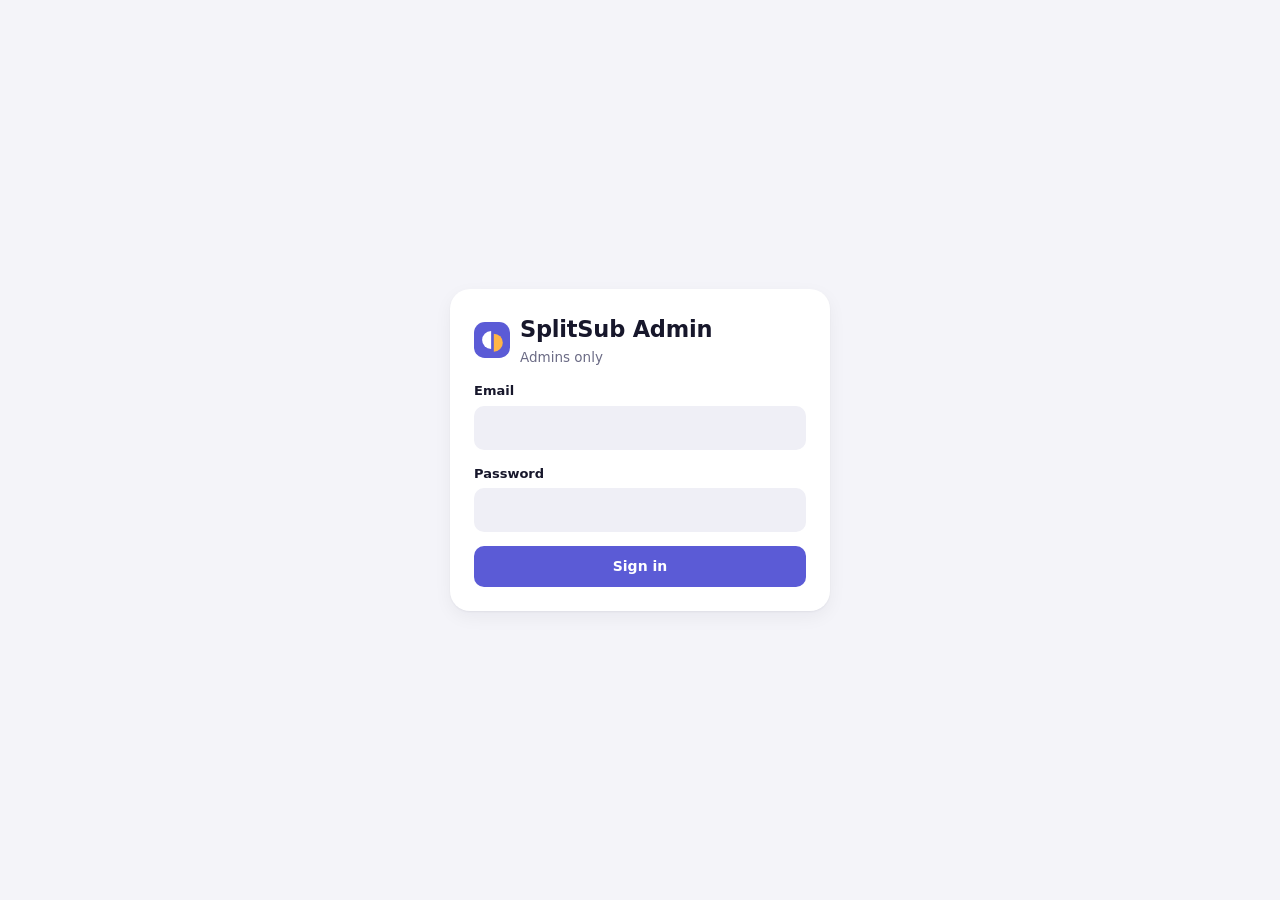
<file: admin/index.html>
<!doctype html>
<html lang="en">
<head>
<meta charset="utf-8">
<meta http-equiv="Content-Security-Policy" content="default-src 'self'; script-src 'self' 'unsafe-inline'; style-src 'self' 'unsafe-inline' https://fonts.googleapis.com; font-src 'self' https://fonts.gstatic.com; img-src 'self' data: blob: https:; connect-src 'self' https://*.supabase.co wss://*.supabase.co; frame-src 'self' blob: https://*.supabase.co; media-src 'self' blob: https:; object-src 'none'; base-uri 'self'; form-action 'self'">
<meta name="referrer" content="strict-origin-when-cross-origin">
<script>if (window.top !== window.self) { document.documentElement.style.display = "none"; try { window.top.location = window.location.href; } catch (e) {} }</script>
<meta name="viewport" content="width=device-width, initial-scale=1, viewport-fit=cover">
<title>SplitSub Admin</title>
<meta name="robots" content="noindex, nofollow">
<meta name="theme-color" content="#17172B">
<link rel="icon" href="../logo-mark.svg" type="image/svg+xml">
<link rel="preconnect" href="https://fonts.googleapis.com">
<link rel="preconnect" href="https://fonts.gstatic.com" crossorigin>
<link rel="stylesheet" href="https://fonts.googleapis.com/css2?family=Bricolage+Grotesque:opsz,wght@12..96,700;12..96,800&family=Figtree:wght@400;500;600;700&display=swap">
<!--
  SUBSPLIT · ADMIN DASHBOARD (separate app, deployed at /admin/)
  This page holds NO data and NO secrets. After sign-in it asks the database
  "is this user an admin?" (admin_me). Every admin function in the database
  checks again and returns 403 to anyone who is not in public.admin_users.
  Hiding this page is NOT the security: the database is.
-->
<style>
.logo-up{display:flex;gap:12px;align-items:center;flex-wrap:wrap}.logo-prev{width:56px;height:56px;border-radius:14px;display:grid;place-items:center;color:#fff;font-weight:800;font-size:22px;overflow:hidden}.logo-prev img,.banner-prev img{width:100%;height:100%;object-fit:cover}.banner-prev{width:120px;height:60px;border-radius:12px;background:#eee;overflow:hidden;display:block}.proof-view{margin:10px 0;text-align:center}.proof-view img{max-width:100%;max-height:60vh;border-radius:12px;border:1px solid #0002}.proof-view iframe{width:100%;height:60vh;border:0;border-radius:12px}
:root{
  --bg:#F4F4F9; --surface:#FFFFFF; --surface-2:#EFEFF6; --ink:#17172B; --muted:#6B6B85; --line:#E3E3EE;
  --brand:#5B5BD6; --brand-ink:#FFFFFF; --brand-soft:#ECECFD; --brand-strong:#3F3FB0;
  --side:#17172B; --side-ink:#D9D9EA; --side-active:#2A2A48;
  --good:#14905F; --good-soft:#E1F5EC; --warn:#A15C00; --warn-soft:#FFF1D9; --bad:#C93A3A; --bad-soft:#FDE7E7;
  --scrim:rgba(23,23,43,.45); --shadow:0 1px 2px rgba(23,23,43,.05),0 6px 18px rgba(23,23,43,.05);
  --f-display:'Bricolage Grotesque','Segoe UI',system-ui,sans-serif; --f-body:'Figtree',system-ui,-apple-system,'Segoe UI',Roboto,sans-serif;
}
@media (prefers-color-scheme: dark){:root:not([data-theme="light"]){
  --bg:#0F0F1A; --surface:#181826; --surface-2:#212134; --ink:#ECECF6; --muted:#9C9CB8; --line:#2B2B42;
  --brand:#8B8BFF; --brand-ink:#0F0F1A; --brand-soft:#252550; --brand-strong:#BDBDFF;
  --side:#0B0B14; --side-ink:#C9C9DE; --side-active:#22223A;
  --good:#5AD39B; --good-soft:#15352A; --warn:#F5BC5B; --warn-soft:#3A2C12; --bad:#FF8A8A; --bad-soft:#3E1C1F;
  --scrim:rgba(0,0,0,.6); --shadow:0 1px 2px rgba(0,0,0,.3); color-scheme:dark;
}}
:root[data-theme="dark"]{
  --bg:#0F0F1A; --surface:#181826; --surface-2:#212134; --ink:#ECECF6; --muted:#9C9CB8; --line:#2B2B42;
  --brand:#8B8BFF; --brand-ink:#0F0F1A; --brand-soft:#252550; --brand-strong:#BDBDFF;
  --side:#0B0B14; --side-ink:#C9C9DE; --side-active:#22223A;
  --good:#5AD39B; --good-soft:#15352A; --warn:#F5BC5B; --warn-soft:#3A2C12; --bad:#FF8A8A; --bad-soft:#3E1C1F;
  --scrim:rgba(0,0,0,.6); --shadow:0 1px 2px rgba(0,0,0,.3); color-scheme:dark;
}
*{box-sizing:border-box} [hidden]{display:none!important}
html{-webkit-text-size-adjust:100%}
body{margin:0;background:var(--bg);color:var(--ink);font:15px/1.5 var(--f-body);-webkit-font-smoothing:antialiased}
button{font:inherit;color:inherit} h1,h2,h3{font-family:var(--f-display);margin:0;letter-spacing:-.01em;text-wrap:balance} p{margin:0}
:focus-visible{outline:2px solid var(--brand);outline-offset:2px}
.ic{width:18px;height:18px;flex:none}
.muted{color:var(--muted)} .sm{font-size:13.5px} .xs{font-size:12px} .num{font-variant-numeric:tabular-nums}
.row{display:flex;align-items:center;gap:10px} .between{justify-content:space-between} .grow{flex:1;min-width:0} .wrap-row{display:flex;flex-wrap:wrap;gap:8px}

/* layout: sidebar on desktop, scrolling tab bar on phones */
.layout{display:grid;grid-template-columns:232px 1fr;min-height:100vh}
.side{background:var(--side);color:var(--side-ink);padding:18px 12px;position:sticky;top:0;height:100vh;overflow:auto;display:flex;flex-direction:column;gap:4px}
.brandline{display:flex;align-items:center;gap:10px;padding:4px 8px 16px;font:800 19px var(--f-display);color:#fff}
.brandline svg{width:30px;height:30px}
.brandline span small{display:block;font:600 11px var(--f-body);letter-spacing:.08em;text-transform:uppercase;color:var(--side-ink);opacity:.7}
.side button.nav{display:flex;align-items:center;gap:10px;width:100%;background:none;border:0;color:var(--side-ink);padding:9px 10px;border-radius:10px;cursor:pointer;font-weight:600;font-size:14px;text-align:left}
.side button.nav[aria-current="page"]{background:var(--side-active);color:#fff}
.side .badge{margin-left:auto}
.side .who{margin-top:auto;padding:12px 8px 0;border-top:1px solid rgba(255,255,255,.08);font-size:13px;display:grid;gap:8px}
.main{min-width:0;padding:24px;display:grid;gap:18px;align-content:start;max-width:1100px}
.topnav{display:none}
@media (max-width:900px){
  .layout{grid-template-columns:1fr}
  .side{display:none}
  .topnav{display:block;position:sticky;top:env(safe-area-inset-top,0px);z-index:20;background:var(--side);color:var(--side-ink)}
  .topnav .bar1{display:flex;align-items:center;justify-content:space-between;padding:10px 16px}
  .topnav .tabs-x{display:flex;gap:4px;overflow-x:auto;padding:0 12px 10px;scrollbar-width:none}
  .topnav .tabs-x::-webkit-scrollbar{display:none}
  .topnav button.nav{background:none;border:0;color:var(--side-ink);padding:7px 12px;border-radius:999px;white-space:nowrap;font-weight:600;font-size:13.5px;cursor:pointer;display:inline-flex;gap:6px;align-items:center}
  .topnav button.nav[aria-current="page"]{background:var(--side-active);color:#fff}
  .main{padding:16px}
}
.ptitle{display:flex;align-items:flex-end;justify-content:space-between;gap:12px;flex-wrap:wrap}
.ptitle h1{font-size:26px}
.badge{background:#FFB547;color:#3A2400;border-radius:99px;font-size:11px;font-weight:800;padding:1px 7px}

.btn{display:inline-flex;align-items:center;justify-content:center;gap:6px;border:1px solid transparent;background:var(--surface-2);color:var(--ink);padding:9px 14px;border-radius:10px;font-weight:700;font-size:14px;cursor:pointer;min-height:40px;text-decoration:none}
.btn.primary{background:var(--brand);color:var(--brand-ink)} .btn.soft{background:var(--brand-soft);color:var(--brand-strong)}
.btn.line{background:transparent;border-color:var(--line)} .btn.danger{background:var(--bad-soft);color:var(--bad)} .btn.good{background:var(--good-soft);color:var(--good)}
.btn.sm{min-height:34px;padding:6px 11px;font-size:13px} .btn.block{width:100%} .btn:disabled{opacity:.5;cursor:not-allowed}
.btn[data-armed]{background:var(--bad);color:#fff}
.link{background:none;border:0;padding:0;color:var(--brand-strong);font-weight:700;cursor:pointer}

.card{background:var(--surface);border-radius:16px;padding:16px;box-shadow:var(--shadow);display:grid;gap:10px;min-width:0}
.card h3{font-size:16px}
.card.tap{cursor:pointer}
.grid{display:grid;gap:12px;grid-template-columns:repeat(auto-fill,minmax(300px,1fr))}
.stats{display:grid;gap:10px;grid-template-columns:repeat(auto-fill,minmax(170px,1fr))}
.stat{background:var(--surface);border-radius:14px;padding:14px;box-shadow:var(--shadow);display:grid;gap:2px}
.stat span{font-size:12px;color:var(--muted);font-weight:600}
.stat b{font:800 21px var(--f-display)}
.stat.alert b{color:var(--warn)}
.chips{display:flex;gap:6px;flex-wrap:wrap}
.chip{border:1px solid var(--line);background:var(--surface);color:var(--ink);border-radius:999px;padding:6px 12px;font-weight:600;font-size:13px;cursor:pointer;white-space:nowrap}
.chip[aria-pressed="true"]{background:var(--ink);color:var(--bg);border-color:var(--ink)}
.pill{display:inline-flex;align-items:center;padding:2px 9px;border-radius:999px;font-size:11.5px;font-weight:700;white-space:nowrap}
.pill.good{background:var(--good-soft);color:var(--good)} .pill.warn{background:var(--warn-soft);color:var(--warn)} .pill.bad{background:var(--bad-soft);color:var(--bad)}
.pill.neutral{background:var(--surface-2);color:var(--muted)} .pill.brand{background:var(--brand-soft);color:var(--brand-strong)}
.tile{width:38px;height:38px;border-radius:11px;display:grid;place-items:center;font:800 16px var(--f-display);flex:none;overflow:hidden}
.tile img{width:100%;height:100%;object-fit:cover}
.rows{background:var(--surface);border-radius:16px;box-shadow:var(--shadow);overflow:hidden}
.rows>div{display:flex;align-items:center;gap:12px;padding:12px 14px;border-bottom:1px solid var(--line)}
.rows>div:last-child{border-bottom:0}
.rows>div.tap{cursor:pointer} .rows>div.tap:hover{background:var(--surface-2)}
.amt{font-weight:800;white-space:nowrap;text-align:right} .amt.in{color:var(--good)} .amt.out{color:var(--ink)}
.kv{display:grid;border:1px solid var(--line);border-radius:12px;overflow:hidden}
.kv>div{display:flex;justify-content:space-between;gap:12px;padding:8px 12px;border-bottom:1px solid var(--line);font-size:14px}
.kv>div:last-child{border-bottom:0} .kv span{color:var(--muted)} .kv b{text-align:right;overflow-wrap:anywhere}
.tip{background:var(--surface-2);border-radius:10px;padding:10px 12px;font-size:13.5px;color:var(--muted)}
.tip.warn{background:var(--warn-soft);color:var(--warn)} .tip.bad{background:var(--bad-soft);color:var(--bad)} .tip.good{background:var(--good-soft);color:var(--good)}
.secret{white-space:pre-wrap;background:var(--surface-2);border-radius:10px;padding:10px 12px;font-size:14px;overflow-wrap:anywhere}
.form{display:grid;gap:12px}
.field{display:grid;gap:5px;min-width:0}
.field label{font-size:13px;font-weight:700} .field small{color:var(--muted);font-size:12px}
.two{display:grid;grid-template-columns:1fr 1fr;gap:10px}
@media (max-width:520px){.two{grid-template-columns:1fr}}
input,select,textarea{font:inherit;font-size:16px;color:var(--ink);background:var(--surface-2);border:1.5px solid transparent;border-radius:10px;padding:9px 12px;width:100%}
input:focus,select:focus,textarea:focus{outline:none;border-color:var(--brand);background:var(--surface)}
input[type=color]{padding:3px;height:42px}
textarea{min-height:80px;resize:vertical}
.check{display:flex;gap:8px;align-items:flex-start;font-size:14px;cursor:pointer}
.check input{width:18px;height:18px;margin:2px 0 0;flex:none;accent-color:var(--brand)}
.search{display:flex;gap:8px}
.search input{max-width:360px}
.msg{padding:8px 12px;border-radius:12px;max-width:85%;font-size:14px;white-space:pre-wrap}
.msg.admin{background:var(--brand-soft);justify-self:end} .msg.user{background:var(--surface-2)}
.diff{font-family:ui-monospace,Menlo,Consolas,monospace;font-size:12px;background:var(--surface-2);border-radius:8px;padding:8px;overflow-x:auto;white-space:pre}

.sheet-wrap{position:fixed;inset:0;z-index:60;background:var(--scrim);display:flex;justify-content:flex-end}
.sheet{background:var(--bg);width:100%;max-width:560px;height:100%;overflow:auto;padding:18px 18px calc(24px + env(safe-area-inset-bottom,0px));display:grid;gap:14px;align-content:start;box-shadow:-10px 0 40px rgba(0,0,0,.15)}
.sheet h2{font-size:21px}
.x{background:var(--surface-2);border:0;width:34px;height:34px;border-radius:50%;display:grid;place-items:center;cursor:pointer;color:var(--muted);flex:none}
#toast{position:fixed;left:50%;transform:translateX(-50%);bottom:calc(20px + env(safe-area-inset-bottom,0px));z-index:80;background:var(--ink);color:var(--bg);padding:11px 16px;border-radius:12px;font-weight:600;font-size:14px;max-width:calc(100% - 32px)}
.center{min-height:100vh;display:grid;place-items:center;padding:16px}
.login{width:100%;max-width:380px;background:var(--surface);border-radius:20px;padding:24px;box-shadow:var(--shadow);display:grid;gap:14px}
.empty{padding:28px;text-align:center;color:var(--muted);border:1.5px dashed var(--line);border-radius:16px}
</style>
</head>
<body>
<div id="app"><div class="center muted">Loading…</div></div>
<div id="sheet" class="sheet-wrap" hidden><div class="sheet" id="sheet-box" role="dialog" aria-modal="true"></div></div>
<div id="toast" role="status" hidden></div>
<script src="../config.js"></script>
<script src="../api.js"></script>
<script>
/* =====================================================================
   SplitSub Admin
   ===================================================================== */
const $ = (s, r = document) => r.querySelector(s);
const esc = s => String(s ?? '').replace(/[&<>"']/g, c => ({'&':'&amp;','<':'&lt;','>':'&gt;','"':'&quot;',"'":'&#39;'}[c]));
const naira = k => { k = Number(k) || 0; const f = k % 100 !== 0; return '₦' + (k / 100).toLocaleString('en-NG', {minimumFractionDigits: f ? 2 : 0, maximumFractionDigits: 2}); };
const toKobo = v => Math.round((parseFloat(String(v).replace(/[,₦\s]/g, '')) || 0) * 100);
const nairaInput = k => k == null ? '' : (k / 100).toFixed(k % 100 ? 2 : 0);
/* ---- withdrawal fee list editor ---- */
const FEE_DEFAULT = [{upto_kobo:299999, flat_kobo:20000}, {upto_kobo:5000000, bps:800}, {upto_kobo:20000000, bps:900}, {upto_kobo:30000000, bps:1000}, {upto_kobo:null, bps:1019}];
function feeRowHtml(t, last){
  const flat = t.flat_kobo != null;
  return `<div class="feerow" style="display:grid;grid-template-columns:1.3fr 1fr 1fr auto;gap:8px;align-items:end;margin-bottom:8px">
    <div class="field" style="margin:0"><label>${last ? 'Everything above' : 'Up to (₦)'}</label>${last ? '<input class="fr-up" value="and above" disabled>' : `<input class="fr-up" inputmode="decimal" value="${nairaInput(t.upto_kobo)}">`}</div>
    <div class="field" style="margin:0"><label>Fee type</label><select class="fr-type"><option value="flat" ${flat ? 'selected' : ''}>Flat ₦</option><option value="pct" ${flat ? '' : 'selected'}>Percent %</option></select></div>
    <div class="field" style="margin:0"><label>Fee</label><input class="fr-val" inputmode="decimal" value="${flat ? nairaInput(t.flat_kobo) : (t.bps / 100)}"></div>
    ${last ? '<span></span>' : '<button class="btn soft sm" type="button" data-act="fee-del" aria-label="Remove this row">×</button>'}</div>`;
}
function feeRowsHtml(tiers){ const ts = Array.isArray(tiers) && tiers.length ? tiers : FEE_DEFAULT; return ts.map((t, i) => feeRowHtml(t, i === ts.length - 1)).join(''); }
function readFeeRows(){
  const rows = [...document.querySelectorAll('#fee-rows .feerow')];
  return rows.map((r, i) => {
    const last = i === rows.length - 1, type = r.querySelector('.fr-type').value, v = parseFloat(String(r.querySelector('.fr-val').value).replace(/[,₦%\s]/g, ''));
    const o = {upto_kobo: last ? null : toKobo(r.querySelector('.fr-up').value)};
    if (type === 'flat') o.flat_kobo = toKobo(r.querySelector('.fr-val').value); else o.bps = Math.round((isNaN(v) ? 0 : v) * 100);
    return o;
  });
}
function feeFor(tiers, k){ for (const t of tiers){ if (t.upto_kobo == null || k <= t.upto_kobo) return t.flat_kobo != null ? t.flat_kobo : Math.floor((k * t.bps + 5000) / 10000); } return 0; }
function feeTry(){
  const o = document.getElementById('fee-try-out'); if (!o) return;
  const k = toKobo(document.getElementById('fee-try').value);
  if (k <= 0){ o.textContent = '—'; return; }
  const f = feeFor(readFeeRows(), k); o.textContent = `${naira(f)} / ${naira(k - f)}`;
}
const fmtDT = t => t ? new Date(t).toLocaleString('en-GB', {day:'numeric', month:'short', year:'numeric', hour:'numeric', minute:'2-digit'}) : '—';
const fmtD = t => t ? new Date(t).toLocaleDateString('en-GB', {day:'numeric', month:'short', year:'numeric'}) : '—';
function textOn(hex){ const h = (hex || '#5B5BD6').replace('#', ''); const [r, g, b] = [0, 2, 4].map(i => parseInt(h.substr(i, 2), 16) / 255); return (0.2126*r + 0.7152*g + 0.0722*b) > 0.62 ? '#1A1A1A' : '#FFFFFF'; }
const tile = o => o.logo_url ? `<span class="tile" style="background:${esc(o.logo_color)}"><img src="${esc(o.logo_url)}" alt=""></span>` : `<span class="tile" style="background:${esc(o.logo_color || '#5B5BD6')};color:${textOn(o.logo_color)}">${esc((o.service || o.name || '?')[0])}</span>`;
const seatPrice = (normal, seats, markup) => Math.round(normal * (100 + markup) / 100 / seats / 100) * 100;
const ACCESS = {LOGIN:'Shared login', INVITE:'Invite', FAMILY:'Family invite', TEAM:'Team invite', DATA:'Data to member\'s line', OTHER:'Other'};
const ICONS = {
  home:'<path d="M3 11 12 4l9 7"/><path d="M5 10v10h14V10"/>', users:'<circle cx="9" cy="8" r="3.5"/><path d="M2.5 20a6.5 6.5 0 0 1 13 0"/><path d="M16 4.6a3.5 3.5 0 0 1 0 6.8M18 14a6.5 6.5 0 0 1 3.5 6"/>',
  grid:'<rect x="3" y="3" width="7" height="7" rx="1.5"/><rect x="14" y="3" width="7" height="7" rx="1.5"/><rect x="3" y="14" width="7" height="7" rx="1.5"/><rect x="14" y="14" width="7" height="7" rx="1.5"/>',
  list:'<path d="M8 6h13M8 12h13M8 18h13M3 6h.01M3 12h.01M3 18h.01"/>', seat:'<path d="M6 10V6a2 2 0 0 1 2-2h8a2 2 0 0 1 2 2v4"/><path d="M4 10h16v6H4zM6 16v4M18 16v4"/>',
  card:'<rect x="2.5" y="5" width="19" height="14" rx="2.5"/><path d="M2.5 10h19"/>', book:'<path d="M4 4h11a3 3 0 0 1 3 3v13H7a3 3 0 0 1-3-3z"/><path d="M4 17a3 3 0 0 1 3-3h11"/>',
  bank:'<path d="M3 10 12 4l9 6"/><path d="M5 10v8M9.5 10v8M14.5 10v8M19 10v8M3 20h18"/>', flag:'<path d="M5 21V4M5 4h11l-2 4 2 4H5"/>',
  chat:'<path d="M4 19.5 5.3 16A8 8 0 1 1 8 18.7z"/>', cog:'<circle cx="12" cy="12" r="3"/><path d="M19.4 15a1.7 1.7 0 0 0 .3 1.8l.1.1a2 2 0 1 1-2.8 2.8l-.1-.1a1.7 1.7 0 0 0-1.8-.3 1.7 1.7 0 0 0-1 1.5V21a2 2 0 1 1-4 0v-.1a1.7 1.7 0 0 0-1.1-1.5 1.7 1.7 0 0 0-1.8.3l-.1.1a2 2 0 1 1-2.8-2.8l.1-.1a1.7 1.7 0 0 0 .3-1.8 1.7 1.7 0 0 0-1.5-1H3a2 2 0 1 1 0-4h.1a1.7 1.7 0 0 0 1.5-1.1 1.7 1.7 0 0 0-.3-1.8l-.1-.1a2 2 0 1 1 2.8-2.8l.1.1a1.7 1.7 0 0 0 1.8.3H9a1.7 1.7 0 0 0 1-1.5V3a2 2 0 1 1 4 0v.1a1.7 1.7 0 0 0 1 1.5 1.7 1.7 0 0 0 1.8-.3l.1-.1a2 2 0 1 1 2.8 2.8l-.1.1a1.7 1.7 0 0 0-.3 1.8V9a1.7 1.7 0 0 0 1.5 1H21a2 2 0 1 1 0 4h-.1a1.7 1.7 0 0 0-1.5 1z"/>',
  log:'<path d="M14 3H6a2 2 0 0 0-2 2v14a2 2 0 0 0 2 2h12a2 2 0 0 0 2-2V9z"/><path d="M14 3v6h6M8 13h8M8 17h5"/>',
  check:'<path d="m5 12.5 4.5 4.5L19 7.5"/>', search:'<circle cx="11" cy="11" r="7"/><path d="m20 20-3.5-3.5"/>',
  x:'<path d="M6 6l12 12M18 6 6 18"/>', copy:'<rect x="8" y="8" width="12" height="12" rx="2.5"/><path d="M16 8V6.5A2.5 2.5 0 0 0 13.5 4h-7A2.5 2.5 0 0 0 4 6.5v7A2.5 2.5 0 0 0 6.5 16H8"/>',
  out:'<path d="M15 4h3.5A1.5 1.5 0 0 1 20 5.5v13a1.5 1.5 0 0 1-1.5 1.5H15"/><path d="M10 8l-4 4 4 4M6 12h10"/>', plus:'<path d="M12 5v14M5 12h14"/>'
};
const ic = n => `<svg class="ic" viewBox="0 0 24 24" fill="none" stroke="currentColor" stroke-width="1.8" stroke-linecap="round" stroke-linejoin="round" aria-hidden="true">${ICONS[n] || ''}</svg>`;
const LOGO = `<svg viewBox="0 0 40 40" aria-hidden="true"><rect width="40" height="40" rx="12" fill="#5B5BD6"/><path d="M19 10a10 10 0 0 0 0 20z" fill="#fff"/><path d="M22 13a10 10 0 0 1 0 20z" fill="#FFB547"/></svg>`;
const P = (cls, t) => `<span class="pill ${cls}">${esc(t)}</span>`;
const LST = {DRAFT:['neutral','Draft'], PENDING_REVIEW:['warn','Needs review'], LIVE:['good','Live'], PAUSED:['neutral','Paused'], REJECTED:['bad','Rejected'], SUSPENDED:['bad','Suspended'], EXPIRED:['neutral','Expired']};
const BANKS = ['Access Bank','Ecobank','FCMB','Fidelity Bank','First Bank','GTBank','Kuda','Moniepoint','Opay','Palmpay','Polaris Bank','Providus Bank','Stanbic IBTC','Sterling Bank','UBA','Union Bank','Wema Bank','Zenith Bank'];
const LENS = [[1,'1 month'],[3,'3 months'],[6,'6 months'],[12,'12 months']];
const MVST = {AWAITING_PAYMENT:['warn','Waiting for member to pay'], DONE:['good','Moved'], CANCELLED:['neutral','Cancelled'], DECLINED:['neutral','Member declined']};
const CPST = {DUE:['warn','To pay'], PAID:['good','Paid'], CANCELLED:['neutral','Cancelled']};
const BJST = {QUEUED:['neutral','Queued'], SENDING:['brand','Sending'], DONE:['good','Done'], CANCELLED:['neutral','Cancelled']};
const MST = {ACTIVE:['good','Active'], DISPUTED:['warn','Disputed'], COMPLETED:['neutral','Completed'], REFUNDED:['bad','Refunded'], PARTIALLY_REFUNDED:['neutral','Part refunded']};
const PST = {PENDING:['warn','Pending'], SUCCESS:['good','Success'], FAILED:['bad','Failed'], ABANDONED:['neutral','Cancelled']};
const WST = {PENDING:['warn','Requested'], APPROVED:['brand','Approved'], PAID:['good','Paid'], REJECTED:['bad','Rejected']};
const XST = {PENDING:['warn','Pending'], APPROVED:['good','Approved'], REJECTED:['bad','Rejected']};
const TDST = {PENDING:['neutral','Not sent yet'], SENT:['warn','Check bank'], APPROVED:['good','Approved'], REJECTED:['bad','Rejected'], CANCELLED:['neutral','Cancelled']};
const IST = {NEW:['warn','New'], READ:['neutral','Read'], REPLIED:['good','Replied'], CLOSED:['neutral','Closed']};
const RST = {PENDING:['warn','Waiting'], IN_PROGRESS:['brand','In progress'], ADDED:['good','Added'], DECLINED:['bad','Declined']};
const DST = {OPEN:['warn','Open'], IN_REVIEW:['brand','In review'], RESOLVED:['good','Resolved'], CLOSED:['neutral','Closed']};
const TST = {OPEN:['warn','Waiting for us'], ANSWERED:['good','Answered'], CLOSED:['neutral','Closed']};
const pill = (map, k) => P(...(map[k] || ['neutral', k]));

const PAGES = [['dashboard','Dashboard','home'],['desk','Approval desk','check'],['search','Find transaction','search'],['users','Users','users'],['services','Services','grid'],['listings','Listings','list'],
  ['proofs','Proof verification','check'],['memberships','Memberships','seat'],['chats','Order chats','chat'],['payments','Payments','card'],['wallet','Wallet ledger','book'],['credits','Wallet credits','plus'],
  ['deposits','Bank transfers','card'],['withdrawals','Withdrawals','bank'],['disputes','Disputes','flag'],['support','Support','chat'],['requests','Subscription requests','list'],['inquiries','Collab & invest messages','chat'],['promos','Referrals & promos','flag'],['creators','Creators & partners','users'],['messages','Bulk messages','chat'],['searches','Search history','search'],['audit','Audit logs','log'],['settings','Settings','cog']];
let BADGE = {};
let ME = null, DASH = null, SETTINGS = null, page = 'dashboard', filter = {}, cache = {};
try { page = PAGES.some(p => p[0] === sessionStorage.getItem('admin-page')) ? sessionStorage.getItem('admin-page') : 'dashboard'; } catch(e){}
const app = $('#app');
let toastT;
function toast(m){ const t = $('#toast'); t.textContent = m; t.hidden = false; clearTimeout(toastT); toastT = setTimeout(() => t.hidden = true, 4200); }
function openSheet(title, body){ $('#sheet-box').innerHTML = `<div class="row between"><h2>${title}</h2><button class="x" data-act="close" aria-label="Close">${ic('x')}</button></div>${body}`; $('#sheet').hidden = false; $('#sheet-box').scrollTop = 0; }
function closeSheet(){ $('#sheet').hidden = true; }
async function copyText(t){ try { await navigator.clipboard.writeText(t); toast('Copied.'); } catch(e){ toast(t); } }

/* ---------- sign-in + admin check ---------- */
function loginScreen(msg){
  app.innerHTML = `<div class="center"><form class="login" id="f-login" novalidate>
    <div class="row">${LOGO.replace('<svg', '<svg style="width:36px;height:36px"')}<div><h2>SplitSub Admin</h2><p class="muted sm">Admins only</p></div></div>
    ${msg ? `<p class="tip bad">${esc(msg)}</p>` : ''}
    <div class="field"><label for="l-email">Email</label><input id="l-email" type="email" autocomplete="username" autocapitalize="none"></div>
    <div class="field"><label for="l-pass">Password</label><input id="l-pass" type="password" autocomplete="current-password"></div>
    <button class="btn primary block" type="submit">Sign in</button></form></div>`;
}
function deniedScreen(){
  app.innerHTML = `<div class="center"><div class="login"><h2>Access denied</h2><p class="muted">This account is not a SplitSub admin. Admin access can only be given by an existing admin.</p>
    <a class="btn primary block" href="../">Go to SplitSub</a><button class="btn line block" data-act="logout">Sign out</button></div></div>`;
}
async function boot(){
  if (!API.configured){ app.innerHTML = `<div class="center"><div class="login"><h2>Not connected</h2><p class="muted">Add your Supabase URL and publishable key to config.js.</p></div></div>`; return; }
  API.consumeAuthRedirect();
  if (!API.user){ loginScreen(); return; }
  try { ME = await API.rpc('admin_me'); }
  catch(e){ if (e.status === 403) { deniedScreen(); return; } if (e.status === 401){ API.forgetSession(); loginScreen('Your session expired. Please sign in again.'); return; } loginScreen(e.message); return; }
  try { SETTINGS = await API.rpc('admin_get_settings'); } catch(e){ SETTINGS = {categories:[]}; }
  await show(page);
}

/* ---------- shell ---------- */
function badges(){ return {listings:BADGE.listings, withdrawals:BADGE.withdrawals, disputes:BADGE.disputes, support:BADGE.support, proofs:BADGE.proofs, requests:BADGE.requests, desk:BADGE.desk, deposits:BADGE.deposits, inquiries:BADGE.inquiries}; }
function shell(inner){
  const b = badges();
  const navBtn = ([k, l, i]) => `<button class="nav" data-act="go" data-v="${k}" ${page === k ? 'aria-current="page"' : ''}>${ic(i)}<span>${l}</span>${b[k] ? `<span class="badge">${b[k]}</span>` : ''}</button>`;
  return `<div class="layout">
    <aside class="side">${`<div class="brandline">${LOGO}<span>SplitSub<small>Admin</small></span></div>`}${PAGES.map(navBtn).join('')}
      <div class="who"><span>@${esc(ME.username)}</span><button class="btn sm line" style="color:var(--side-ink);border-color:rgba(255,255,255,.15)" data-act="logout">${ic('out')} Sign out</button></div></aside>
    <div style="min-width:0"><div class="topnav"><div class="bar1"><div class="brandline" style="padding:0">${LOGO}<span>Admin</span></div><button class="btn sm line" style="color:var(--side-ink);border-color:rgba(255,255,255,.15)" data-act="logout">Sign out</button></div>
      <div class="tabs-x">${PAGES.map(navBtn).join('')}</div></div>
      <main class="main">${inner}</main></div></div>`;
}

function csvBtn(key){ return `<button class="btn line" data-act="csv" data-v="${key}" style="width:auto;padding:8px 14px">Download CSV</button>`; }
function toCSV(rows){
  const flat = (o, pre = '', out = {}) => { for (const [k, v] of Object.entries(o || {})){ const key = pre ? pre + '.' + k : k;
    if (v && typeof v === 'object' && !Array.isArray(v)) flat(v, key, out); else out[key] = Array.isArray(v) ? JSON.stringify(v) : v; } return out; };
  const fl = rows.map(r => flat(r)); const cols = [...new Set(fl.flatMap(r => Object.keys(r)))];
  const q = v => { v = v == null ? '' : String(v); if (/^[=+\-@\t\r]/.test(v)) v = "'" + v; return '"' + v.replace(/"/g, '""') + '"'; };
  return '﻿' + [cols.map(q).join(','), ...fl.map(r => cols.map(c => q(r[c])).join(','))].join('\r\n');
}
function downloadCSV(name, rows){
  if (!rows || !rows.length){ toast('Nothing to download yet.'); return; }
  const url = URL.createObjectURL(new Blob([toCSV(rows)], {type:'text/csv;charset=utf-8'}));
  const a = document.createElement('a'); a.href = url; a.download = `splitsub-${name}-${new Date().toISOString().slice(0, 10)}.csv`; document.body.appendChild(a); a.click(); a.remove();
  setTimeout(() => URL.revokeObjectURL(url), 4000); toast('Downloaded.');
}
async function show(p, keepFilter){
  page = p; try { sessionStorage.setItem('admin-page', p); } catch(e){}
  if (!keepFilter) filter = {};
  app.innerHTML = shell(`<p class="muted">Loading…</p>`);
  try {
    [DASH, BADGE] = await Promise.all([API.rpc('admin_dashboard'), API.rpc('admin_badges')]);
    app.innerHTML = shell(await PAGE[p]());
  } catch(e){
    if (e.status === 403){ deniedScreen(); return; }
    app.innerHTML = shell(`<div class="tip bad">${esc(e.message)}</div><button class="btn primary" data-act="go" data-v="${p}">Try again</button>`);
  }
}
const reload = () => show(page, true);
function chipsFor(key, options, current){ return `<div class="chips">${options.map(([v, l]) => `<button class="chip" data-act="filter" data-k="${key}" data-v="${v}" aria-pressed="${(current || '') === v}">${l}</button>`).join('')}</div>`; }

/* ---------- pages ---------- */
const PAGE = {
  async dashboard(){
    const d = DASH;
    const s = (label, v, alert) => `<div class="stat ${alert ? 'alert' : ''}"><span>${label}</span><b class="num">${v}</b></div>`;
    const todo = [[d.pending_reviews, 'listing(s) to review', 'listings'], [d.open_disputes, 'open dispute(s)', 'disputes'], [d.withdrawals_due, 'withdrawal(s) to pay', 'withdrawals'],
      [d.open_tickets, 'support message(s) waiting', 'support'], [d.pending_payments, 'payment(s) stuck in pending', 'payments']].filter(x => x[0]);
    const card = SETTINGS && SETTINGS.card_payments_enabled !== false, manual = SETTINGS && SETTINGS.manual_funding_enabled;
    return `<div class="ptitle"><h1>Dashboard</h1>${d.ledger_ok ? P('good', 'Ledger balanced') : `<button class="btn danger sm" data-act="go" data-v="wallet">Ledger mismatch: check now</button>`}</div>
    <div class="card"><div class="row between"><div><h3>Card payments (Flutterwave)</h3><p class="muted sm">${card ? 'ON: customers can pay with card, bank transfer or USSD through Flutterwave.' : `OFF: the Flutterwave option is hidden in the app${manual ? '. Customers can still add money by bank transfer.' : ' and bank transfer is also off, so nobody can add money right now.'}`}</p></div>
      ${card ? P('good', 'ON') : P('bad', 'OFF')}</div>
      <button class="btn ${card ? 'danger' : 'primary'}" data-act="cardpay" data-v="${card ? '0' : '1'}" data-confirm="${card ? 'Tap again to switch OFF' : 'Tap again to switch ON'}">${card ? 'Switch card payments OFF' : 'Switch card payments ON'}</button></div>
    <div class="stats">
      ${s('Users', d.users)}${s('Hosts', d.hosts)}${s('Live listings', d.live_listings)}${s('Active seats', d.active_memberships)}
      ${s('Payments today', naira(d.payments_today_kobo))}${s('Money held for hosts', naira(d.escrow_kobo))}${s('Platform fees earned', naira(d.fees_kobo))}
      ${s('Customer wallets', naira(d.wallets_kobo))}${s('Host earnings owed', naira(d.earnings_kobo))}${s('Withdrawals to pay', naira(d.withdrawals_due_kobo), d.withdrawals_due)}
    </div>
    <div class="grid">
      <div class="card"><h3>Needs attention</h3>${todo.length ? todo.map(([n, l, p]) => `<button class="btn line block" style="justify-content:space-between" data-act="go" data-v="${p}"><span>${n} ${l}</span><span>→</span></button>`).join('') : '<p class="muted sm">Nothing waiting. All clear.</p>'}</div>
      <div class="card"><h3>Recent admin activity</h3>${d.recent.length ? d.recent.map(a => `<div class="row between sm"><span><b>${esc(a.action.replace(/_/g, ' ').toLowerCase())}</b> · ${esc(a.entity)} <span class="muted">by @${esc(a.admin || '?')}</span></span><span class="muted xs">${fmtDT(a.created_at)}</span></div>`).join('') : '<p class="muted sm">No activity yet.</p>'}</div>
    </div>
    <p class="tip">Money owed to people (customer wallets + host earnings + money held + withdrawals to pay) must always be in your bank or Flutterwave balance.</p>`;
  },

  async users(){
    const list = cache.users = await API.rpc('admin_users', {p_search:filter.q || ''});
    return `<div class="ptitle"><h1>Users</h1><span class="muted">${list.length} shown</span>${csvBtn('users')}</div>
    <form class="search" id="f-usearch"><input id="u-q" type="search" placeholder="Name, @username, email or phone" value="${esc(filter.q || '')}"><button class="btn primary">Search</button></form>
    <div class="rows">${list.length ? list.map(u => `<div class="tap" data-act="user" data-id="${u.id}">
      <span class="grow"><b>${esc(u.full_name || u.email)}</b> <span class="muted sm">@${esc(u.username)}</span><br><span class="muted xs">${esc(u.email)} · ${esc(u.phone || 'no phone')} · joined ${fmtD(u.created_at)}</span></span>
      <span class="wrap-row" style="justify-content:flex-end">${u.is_admin ? P('brand', 'Admin') : ''}${u.verified_host ? P('good', 'Verified host') : ''}${u.status === 'SUSPENDED' ? P('bad', 'Suspended') : ''}</span>
      <span class="amt num">${naira(u.wallet_kobo)}<br><span class="muted xs">earn ${naira(u.earnings_kobo)}</span></span></div>`).join('') : '<div><span class="muted">No users match.</span></div>'}</div>`;
  },

  async services(){
    const list = cache.services = await API.rpc('admin_services');
    return `<div class="ptitle"><h1>Services & pricing rules</h1><button class="btn primary" data-act="svc">${ic('plus')} Add service</button></div>
    <p class="tip">Normal prices, seat limits, markup ranges (10%–30%), access methods and durations live here. Hosts cannot change them. Changes apply to all listings straight away and are recorded in the audit log.</p>
    <div class="grid">${list.map(s => `<div class="card">
      <div class="row">${tile(s)}<div class="grow"><h3>${esc(s.name)}</h3><p class="muted xs">${esc(s.category)}</p></div>${s.active ? P('good', 'On') : P('neutral', 'Off')}</div>
      ${s.sharing_rules ? `<p class="sm muted">${esc(s.sharing_rules)}</p>` : ''}
      ${s.notes ? `<p class="tip">${esc(s.notes)}</p>` : ''}
      <div class="rows" style="box-shadow:none;border:1px solid var(--line)">${s.plans.map(p => `<div class="tap" data-act="plan" data-id="${p.id}" data-s="${s.id}">
        <span class="grow"><b>${esc(p.name)}</b> ${p.active ? '' : P('neutral', 'Off')}<br><span class="muted xs">${naira(p.normal_price_kobo)} · ${p.max_seats} seats · ${ACCESS[p.access_type]} · ${p.duration_days} days · sold for ${(p.allowed_months || [1]).join(', ')} month(s) · markup ${p.min_markup_pct}–${p.max_markup_pct}% · ${p.listings} listing(s)</span></span>
        <span class="amt num">${naira(p.example_seat_kobo)}<br><span class="muted xs">max seat price</span></span></div>`).join('') || '<div><span class="muted sm">No plans yet.</span></div>'}</div>
      <div class="wrap-row"><button class="btn sm soft" data-act="svc" data-id="${s.id}">Edit service</button><button class="btn sm line" data-act="plan" data-s="${s.id}">${ic('plus')} Add plan</button></div>
    </div>`).join('')}</div>`;
  },

  async listings(){
    const st = filter.status ?? 'PENDING_REVIEW';
    const list = cache.listings = await API.rpc('admin_listings', {p_status:st});
    return `<div class="ptitle"><h1>Listings</h1><button class="btn primary" data-act="addlisting">${ic('plus')} Add listing</button></div>
    ${chipsFor('status', [['PENDING_REVIEW','Needs review'],['LIVE','Live'],['PAUSED','Paused'],['REJECTED','Rejected'],['SUSPENDED','Suspended'],['DRAFT','Draft'],['EXPIRED','Expired'],['','All']], st)}
    <div class="rows">${list.length ? list.map(l => `<div class="tap" data-act="listing" data-id="${l.id}">${tile(l)}
      <span class="grow"><b>${esc(l.service)} · ${esc(l.plan)}</b><br><span class="muted xs">@${esc(l.host_username)}${l.host_verified ? ' ✓' : ''} · ${l.markup_pct}% markup · ${l.seats_occupied}/${l.seats_total} seats · ${l.proof_uploaded ? 'proof uploaded' : 'no proof'} · ${fmtD(l.submitted_at || l.created_at)}</span></span>
      ${pill(LST, l.status)}<span class="amt num">${naira(l.seat_kobo)}</span></div>`).join('') : '<div><span class="muted">Nothing here.</span></div>'}</div>`;
  },

  async memberships(){
    const st = filter.status ?? 'ACTIVE';
    const [list, moves] = await Promise.all([API.rpc('admin_memberships', {p_status:st}), API.rpc('admin_seat_moves', {p_status:'AWAITING_PAYMENT'})]);
    cache.memberships = list;
    return `<div class="ptitle"><h1>Memberships</h1>${csvBtn('memberships')}</div>
    <p class="tip">Tap a seat to refund it, release it, or <b>move the member to another plan or host</b>.</p>
    ${moves.length ? `<h3>Moves waiting for the member to pay</h3><div class="rows">${moves.map(x => `<div><span class="grow"><b>@${esc(x.buyer)}</b> · ${esc(x.from)} → ${esc(x.to)}<br><span class="muted xs">Difference about ${naira(x.difference_kobo)} · asked ${fmtDT(x.created_at)}${x.note ? ' · ' + esc(x.note) : ''}</span></span>${pill(MVST, x.status)}<button class="btn sm line" data-act="mvcancel" data-id="${x.id}" data-confirm="Tap again to cancel">Cancel</button></div>`).join('')}</div>` : ''}
    ${chipsFor('status', [['ACTIVE','Active'],['DISPUTED','Disputed'],['COMPLETED','Completed'],['REFUNDED','Refunded'],['PARTIALLY_REFUNDED','Part refunded'],['','All']], st)}
    <div class="rows">${list.length ? list.map(m => `<div class="tap" data-act="membership" data-id="${m.id}">
      <span class="grow"><b>${esc(m.service)} · ${esc(m.plan)}</b>${m.periods > 1 ? ` <span class="pill brand">month ${m.period_no}/${m.periods}</span>` : ''}${m.auto_renew && !m.renewed ? ' <span class="pill good">auto-renew</span>' : ''}${m.pending_move ? ' <span class="pill warn">move waiting</span>' : ''}<br><span class="muted xs">${esc(m.txn_ref || '')} · @${esc(m.buyer)} → host @${esc(m.host)} · ${fmtD(m.starts_at)} – ${fmtD(m.ends_at)} · money ${m.escrow.toLowerCase()}${m.escrow === 'HELD' ? ' until ' + fmtD(m.release_at) : ''}</span></span>
      ${pill(MST, m.status)}<span class="amt num">${naira(m.amount_kobo)}</span></div>`).join('') : '<div><span class="muted">Nothing here.</span></div>'}</div>`;
  },

  async payments(){
    const st = filter.status ?? '';
    const list = cache.payments = await API.rpc('admin_payments', {p_status:st});
    return `<div class="ptitle"><h1>Payments (Flutterwave)</h1>${csvBtn('payments')}</div>
    ${chipsFor('status', [['','All'],['PENDING','Pending'],['SUCCESS','Success'],['FAILED','Failed'],['ABANDONED','Cancelled']], st)}
    <p class="tip">Every payment is verified with Flutterwave on the server before money reaches a wallet. A pending payment can be re-checked here.</p>
    <div class="rows">${list.length ? list.map(x => `<div>
      <span class="grow"><b>${naira(x.amount_kobo)} · ${x.purpose === 'SEAT' ? 'Seat' : 'Top-up'}</b> <span class="muted sm">@${esc(x.user)}</span><br><span class="muted xs">${esc(x.reference)} · ${fmtDT(x.created_at)}${x.channel ? ' · ' + esc(x.channel) : ''}${x.note ? ' · ' + esc(x.note) : ''}</span></span>
      ${pill(PST, x.status)}${x.status === 'PENDING' ? `<button class="btn sm soft" data-act="recheck" data-v="${esc(x.reference)}">Check with Flutterwave</button>` : ''}</div>`).join('') : '<div><span class="muted">No payments.</span></div>'}</div>`;
  },

  async wallet(){
    const [bad, list] = await Promise.all([API.rpc('admin_ledger_check'), API.rpc('admin_ledger', {p_type:filter.type || ''})]);
    cache.ledger = list;
    const types = ['','TOP_UP','SUBSCRIPTION','PURCHASE_FEE','HOST_EARNING_PENDING','PENDING_RELEASED','HOST_EARNING','PLATFORM_FEE','REFUND','EARNING_REVERSED','WITHDRAWAL','WITHDRAWAL_FEE','WITHDRAWAL_REVERSED','TRANSFER_IN','TRANSFER_OUT','ADJUSTMENT','ADMIN_CREDIT','REFERRAL_REWARD'];
    return `<div class="ptitle"><h1>Wallet ledger</h1><select id="ledger-type" style="max-width:240px">${types.map(t => `<option value="${t}" ${t === (filter.type || '') ? 'selected' : ''}>${t ? t.replace(/_/g, ' ').toLowerCase() : 'All types'}</option>`).join('')}</select>${csvBtn('ledger')}</div>
    ${bad.length ? `<div class="tip bad"><b>${bad.length} account(s) don't match their ledger.</b> ${bad.map(b => `@${esc(b.owner || 'SplitSub')} ${b.kind}: balance ${naira(b.balance_kobo)} vs ledger ${naira(b.ledger_kobo)}`).join('; ')}</div>` : `<p class="tip good">Every balance matches its ledger.</p>`}
    <p class="tip">Every balance change is a row here. Balances are never edited directly. To correct one, use Users → Adjust balance (it adds a ledger row and an audit log).</p>
    <div class="rows">${list.length ? list.map(t => `<div><span class="grow"><b>${esc(t.type.replace(/_/g, ' ').toLowerCase())}</b> <span class="muted sm">@${esc(t.user)} · ${esc(t.account.toLowerCase())}</span><br><span class="muted xs">${esc(t.description)} · ${esc(t.reference)} · ${fmtDT(t.created_at)}</span></span>
      <span class="amt num ${t.amount_kobo > 0 ? 'in' : 'out'}">${t.amount_kobo > 0 ? '+' : '−'}${naira(Math.abs(t.amount_kobo))}<br><span class="muted xs">bal ${naira(t.balance_after_kobo)}</span></span></div>`).join('') : '<div><span class="muted">No entries.</span></div>'}</div>`;
  },

  async withdrawals(){
    const st = filter.status ?? 'PENDING';
    const list = cache.withdrawals = await API.rpc('admin_withdrawals', {p_status:st});
    return `<div class="ptitle"><h1>Withdrawals</h1>${csvBtn('withdrawals')}</div>
    ${chipsFor('status', [['PENDING','Requested'],['APPROVED','Approved'],['PAID','Paid'],['REJECTED','Rejected'],['','All']], st)}
    <p class="tip">Send the money from your bank app or Flutterwave Transfers first, then tap “Mark as paid”. Rejecting returns the money to the host's earnings.</p>
    <div class="grid">${list.length ? list.map(w => `<div class="card">
      <div class="row between"><div><b class="num" style="font-size:20px">Pay ${naira(w.payout_kobo)}</b><p class="muted sm">Requested ${naira(w.amount_kobo)} − fee ${naira(w.fee_kobo)}<br>@${esc(w.user)} · ${esc(w.full_name)} · ${fmtDT(w.created_at)}<br>ID ${esc(w.reference)}</p></div>${pill(WST, w.status)}</div>
      <div class="kv"><div><span>Bank</span><b>${esc(w.bank_name)}</b></div><div><span>Account number</span><b class="num">${esc(w.account_number)} <button class="link" data-act="copy" data-v="${esc(w.account_number)}">copy</button></b></div><div><span>Account name</span><b>${esc(w.account_name)}</b></div></div>
      ${w.admin_note ? `<p class="tip">${esc(w.admin_note)}</p>` : ''}
      ${(w.status === 'PENDING' || w.status === 'APPROVED') && w.new_bank ? `<p class="tip warn">First payout to this bank account. Check the account name matches this user before you pay.</p>` : ''}
      ${w.status === 'PENDING' || w.status === 'APPROVED' ? `<input placeholder="Note (required to reject)" id="wn-${w.id}">
        <div class="wrap-row">${w.status === 'PENDING' ? `<button class="btn sm soft" data-act="wd" data-id="${w.id}" data-v="APPROVE">Approve</button>` : ''}
        <button class="btn sm primary" data-act="wd" data-id="${w.id}" data-v="PAID" data-confirm="Tap again: I sent the money">Mark as paid</button>
        <button class="btn sm danger" data-act="wd" data-id="${w.id}" data-v="REJECT" data-confirm="Tap again to reject">Reject</button></div>` : ''}
    </div>`).join('') : '<div class="empty">Nothing here.</div>'}</div>`;
  },

  async disputes(){
    const st = filter.status ?? 'OPEN';
    const list = await API.rpc('admin_disputes', {p_status:st});
    const reasons = {NOT_WORKING:'Stopped working', NO_ACCESS:'No access/invite', WRONG_PLAN:'Wrong plan', REMOVED:'Removed from plan', OTHER:'Other', HOST_NO_RESPONSE:'Host not responding', INVALID_CREDENTIALS:'Invalid credentials', ACCESS_NOT_WORKING:'Access not working', WRONG_SUBSCRIPTION:'Wrong subscription', PAYMENT_ORDER:'Payment/order problem'};
    return `<div class="ptitle"><h1>Disputes & refunds</h1></div>
    ${chipsFor('status', [['OPEN','Open'],['IN_REVIEW','In review'],['RESOLVED','Resolved'],['CLOSED','Closed'],['','All']], st)}
    <div class="grid">${list.length ? list.map(d => `<div class="card">
      <div class="row between"><div><b>${esc(d.service)} · ${esc(d.plan)}</b><p class="muted sm">${reasons[d.reason] || esc(d.reason)} · raised by the <b>${esc((d.raised_by_role || 'BUYER').toLowerCase())}</b> · ${fmtDT(d.created_at)}<br>Order ${esc(d.txn_ref || '')}</p></div>${pill(DST, d.status)}</div>
      <button class="btn sm soft" data-act="achat" data-id="${d.membership_id}">${ic('chat')} Open order chat</button>
      <div class="kv"><div><span>Member</span><b>@${esc(d.buyer)} · ${esc(d.buyer_email)}</b></div><div><span>Access sent to</span><b>${esc(d.contact || '—')}</b></div>
        <div><span>Host</span><b>@${esc(d.host)} · ${esc(d.host_email)}</b></div><div><span>Paid</span><b class="num">${naira(d.amount_kobo)} (${esc(d.escrow.toLowerCase())})</b></div></div>
      <p class="secret">${esc((d.raised_by_role || 'BUYER') === 'HOST' ? 'Host' : 'Member')} report: ${esc(d.details)}</p>
      ${d.host_response ? `<p class="secret">Host: ${esc(d.host_response)}</p>` : '<p class="muted sm">Host has not replied yet.</p>'}
      ${d.resolution ? `<p class="tip good">Resolved: ${esc(d.resolution.replace(/_/g, ' ').toLowerCase())}${d.refund_kobo ? ' · ' + naira(d.refund_kobo) : ''}${d.admin_note ? ' · ' + esc(d.admin_note) : ''}</p>` : ''}
      ${d.status === 'OPEN' || d.status === 'IN_REVIEW' ? `
        <textarea id="dn-${d.id}" placeholder="Note to member and host (required for refunds)"></textarea>
        <div class="row"><input id="da-${d.id}" inputmode="decimal" placeholder="Partial refund ₦" style="max-width:170px"><button class="btn sm soft" data-act="dispute" data-id="${d.id}" data-v="PARTIAL_REFUND" data-confirm="Tap again to refund part">Partial refund</button></div>
        <div class="wrap-row">
          <button class="btn sm line" data-act="dispute" data-id="${d.id}" data-v="IN_REVIEW">Mark in review</button>
          <button class="btn sm line" data-act="dispute" data-id="${d.id}" data-v="REQUEST_PROOF">Ask host for proof</button>
          <button class="btn sm danger" data-act="dispute" data-id="${d.id}" data-v="REFUND" data-confirm="Tap again: full refund">Full refund</button>
          <button class="btn sm good" data-act="dispute" data-id="${d.id}" data-v="RELEASE" data-confirm="Tap again: pay host">Release to host</button>
          <button class="btn sm line" data-act="dispute" data-id="${d.id}" data-v="NO_ACTION">Close (no money change)</button>
          <button class="btn sm danger" data-act="dispute" data-id="${d.id}" data-v="SUSPEND_LISTING" data-confirm="Tap again to suspend listing">Suspend listing</button>
          <button class="btn sm danger" data-act="dispute" data-id="${d.id}" data-v="SUSPEND_HOST" data-confirm="Tap again to suspend host">Suspend host</button>
        </div>` : ''}
    </div>`).join('') : '<div class="empty">No disputes here.</div>'}</div>`;
  },

  async support(){
    const st = filter.status ?? 'OPEN';
    const list = cache.tickets = await API.rpc('admin_tickets', {p_status:st});
    return `<div class="ptitle"><h1>Support</h1></div>
    ${chipsFor('status', [['OPEN','Waiting for us'],['ANSWERED','Answered'],['CLOSED','Closed'],['','All']], st)}
    <div class="rows">${list.length ? list.map(t => `<div class="tap" data-act="ticket" data-id="${t.id}"><span class="grow"><b>${esc(t.subject)}</b><br><span class="muted xs">@${esc(t.user)} · ${esc(t.email)} · ${fmtDT(t.updated_at)} · ${(t.messages || []).length} message(s)</span></span>${pill(TST, t.status)}</div>`).join('') : '<div><span class="muted">No messages here.</span></div>'}</div>`;
  },

  async settings(){
    const s = SETTINGS = await API.rpc('admin_get_settings');
    return `<div class="ptitle"><h1>Platform settings</h1></div>
    <form class="form" id="f-settings" novalidate>
      <div class="card form"><h3>Website text</h3>
        <div class="field"><label for="st-name">Website name</label><input id="st-name" value="${esc(s.site_name)}"></div>
        <div class="field"><label for="st-title">Headline</label><input id="st-title" value="${esc(s.hero_title)}"></div>
        <div class="field"><label for="st-text">Text under the headline</label><textarea id="st-text">${esc(s.hero_text)}</textarea></div>
        <div class="field"><label for="st-notice">Announcement banner (empty = hidden)</label><input id="st-notice" value="${esc(s.notice)}"></div>
        <div class="field"><label for="st-cats">Categories (comma separated)</label><input id="st-cats" value="${esc((s.categories || []).join(', '))}"></div></div>
      <div class="card form"><h3>Maintenance mode</h3>
        <label class="check"><input type="checkbox" id="st-maint" ${s.maintenance_mode ? 'checked' : ''}> Pause the website (customers see a message and cannot buy)</label>
        <div class="field"><label for="st-maintmsg">Message customers will see</label><input id="st-maintmsg" maxlength="300" value="${esc(s.maintenance_message || '')}"></div>
        <small>Use this while you fix something. Existing orders and your admin site keep working. Remember to switch it off and tap Save.</small></div>
      <div class="card form"><h3>Card payments (Flutterwave)</h3>
        <label class="check"><input type="checkbox" id="st-card" ${s.card_payments_enabled !== false ? 'checked' : ''}> Show the Flutterwave option (card, bank transfer, USSD) in the app</label>
        <small>When OFF, customers can't start new Flutterwave payments; the server refuses them too. Payments already started still finish safely. Keep bank transfer funding ON so people can still add money.</small></div>
      <div class="card form"><h3>Bank transfer funding</h3>
        <label class="check"><input type="checkbox" id="st-manual" ${s.manual_funding_enabled ? 'checked' : ''}> Let users add money by bank transfer (they still see the online payment option)</label>
        <div class="field"><label for="st-mbank">Bank name</label><input id="st-mbank" maxlength="60" value="${esc(s.manual_bank_name || '')}"></div>
        <div class="two"><div class="field"><label for="st-macct">Account number</label><input id="st-macct" inputmode="numeric" value="${esc(s.manual_account_number || '')}"></div>
        <div class="field"><label for="st-mname">Account name</label><input id="st-mname" maxlength="100" value="${esc(s.manual_account_name || '')}"></div></div>
        <small>When ON, users enter an amount and see these details. You get an alert when they tap “I have sent the money”. When OFF, they can only pay online. Tap Save settings after changing.</small></div>
      <div class="card form"><h3>Admin alert email</h3>
        <div class="field"><label for="st-alert">Send admin alerts to</label><input id="st-alert" type="email" inputmode="email" autocapitalize="none" value="${esc(s.admin_notify_email || '')}" placeholder="support@splitsub.app"><small>Alerts for bank transfers, receipts, new messages and other admin notices go to this address. Emails to customers still come from your normal sender address.</small></div></div>
      <div class="card form"><h3>Support contacts</h3>
        <div class="field"><label for="st-walink">WhatsApp Support Link</label><input id="st-walink" inputmode="url" autocapitalize="none" value="${esc(s.support_whatsapp_link || '')}" placeholder="https://wa.me/2348012345678"><small>Customers tap this to chat with you. Use a wa.me link or a chat.whatsapp.com invite link. Empty = hide the button.</small></div>
        <div class="two"><div class="field"><label for="st-wa">Old WhatsApp number (digits, optional)</label><input id="st-wa" inputmode="tel" value="${esc(s.support_whatsapp)}" placeholder="2348012345678"></div>
        <div class="field"><label for="st-email">Support email</label><input id="st-email" type="email" value="${esc(s.support_email)}"></div></div></div>
      <div class="card form"><h3>Money rules</h3>
        <div class="kv"><div><span>Platform commission</span><b>${s.fee_bps / 100}% (fixed in the database)</b></div><div><span>Host markup limit</span><b>10% to 30% (fixed)</b></div><div><span>Purchase fee</span><b>₦200 flat (fixed)</b></div><div><span>Withdrawal fee</span><b>Set in the list below</b></div><div><span>Escrow for host earnings</span><b>30 days (fixed)</b></div><div><span>Minimums</span><b>Deposit ₦100 · Withdrawal ₦1,000 or more</b></div></div>
        <div class="two"><div class="field"><label for="st-minw">Smallest withdrawal (₦)</label><input id="st-minw" inputmode="decimal" value="${nairaInput(s.min_withdrawal_kobo)}"></div>
        <div class="field"><label for="st-mint">Smallest top-up (₦)</label><input id="st-mint" inputmode="decimal" value="${nairaInput(s.min_topup_kobo)}"></div>
        <div class="field"><label for="st-maxt">Largest top-up (₦)</label><input id="st-maxt" inputmode="decimal" value="${nairaInput(s.max_topup_kobo)}"></div>
        <div class="field"><label for="st-renew">Renewal window (days before end)</label><input id="st-renew" inputmode="numeric" value="${s.renewal_window_days}"></div>
        <div class="field"><label for="st-remind">Ask members “Will you renew?” (days before their seat ends)</label><input id="st-remind" inputmode="numeric" value="${s.reminder_days}"></div>
        <div class="field"><label for="st-hostremind">Ask hosts “Will you renew your plan?” (days before)</label><input id="st-hostremind" inputmode="numeric" value="${s.host_reminder_days ?? 5}"></div>
        <div class="field"><label for="st-grace">Hold an auto-renew seat after it ends (hours)</label><input id="st-grace" inputmode="numeric" value="${s.auto_renew_grace_hours ?? 24}"><small>Time a member has to top up before the seat opens for someone else.</small></div></div>
        <label class="check"><input type="checkbox" id="st-auto" ${s.auto_approve_listings ? 'checked' : ''}> Auto-approve listings for plans that don't require verification</label></div>
      <button class="btn primary" type="submit">Save settings</button>
    </form>
    <form class="card form" id="f-fees" novalidate><h3>Withdrawal fee list</h3>
      <p class="tip">The fee a user pays depends on how much they withdraw. Each row covers amounts up to the "Up to" amount, starting just above the row before it. The last row covers everything above. Changes show in the customer app straight away and apply to new withdrawals only.</p>
      <div id="fee-rows">${feeRowsHtml(s.withdrawal_fee_tiers)}</div>
      <div class="row"><button class="btn soft sm" type="button" data-act="fee-add">+ Add a row</button></div>
      <div class="two"><div class="field"><label for="fee-try">Try an amount (₦)</label><input id="fee-try" inputmode="decimal" placeholder="e.g. 10000"></div><div class="field"><label>Fee / they receive</label><b id="fee-try-out" class="num">—</b></div></div>
      <button class="btn primary" type="submit">Save fee list</button></form>
    <form class="card form" id="f-broadcast" novalidate><h3>Send a notification</h3>
      <div class="field"><label for="bc-title">Title</label><input id="bc-title" maxlength="120"></div>
      <div class="field"><label for="bc-body">Message</label><textarea id="bc-body"></textarea></div>
      <div class="field"><label for="bc-user">Only to this username (empty = everyone)</label><input id="bc-user" autocapitalize="none"></div>
      <button class="btn soft" type="submit" data-confirm="Tap again to send">Send</button></form>`;
  },

  async desk(){
    const d = await API.rpc('admin_approval_desk'), t = d.totals;
    const s = (label, v, alert) => `<div class="stat ${alert ? 'alert' : ''}"><span>${label}</span><b class="num">${v}</b></div>`;
    return `<div class="ptitle"><h1>Payment & Order Approval Desk</h1></div>
    <div class="stats">${s('Pending payments', t.pending_payments + ' · ' + naira(t.pending_payments_kobo), t.pending_payments)}${s('Withdrawals to pay', t.pending_withdrawals + ' · ' + naira(t.pending_withdrawals_kobo), t.pending_withdrawals)}${s('Orders needing attention', t.attention_orders, t.attention_orders)}${s('Rejected / failed (7 days)', t.rejected)}</div>
    <h3>Pending payments</h3>
    <div class="grid">${d.payments.length ? d.payments.map(x => `<div class="card"><div class="row between"><div><b class="num">${naira(x.amount_kobo)}</b> <span class="muted sm">${x.purpose === 'SEAT' ? 'Seat' : 'Deposit'} · @${esc(x.user)}</span><p class="muted xs">${esc(x.reference)} · ${fmtDT(x.created_at)}</p></div>${pill(PST, x.status)}</div>
      <input id="pn-${esc(x.reference)}" placeholder="Reason (required to reject)">
      <div class="wrap-row"><button class="btn sm primary" data-act="recheck" data-v="${esc(x.reference)}">Approve: check with Flutterwave</button><button class="btn sm danger" data-act="preject" data-v="${esc(x.reference)}" data-confirm="Tap again to reject">Reject</button><button class="btn sm line" data-act="findtx" data-v="${esc(x.reference)}">Details</button></div></div>`).join('') : '<div class="empty">No pending payments.</div>'}</div>
    <h3>Withdrawals waiting</h3>
    <div class="grid">${d.withdrawals.length ? d.withdrawals.map(w => `<div class="card"><div class="row between"><div><b class="num">Pay ${naira(w.payout_kobo)}</b> <span class="muted sm">@${esc(w.user)}</span><p class="muted xs">Requested ${naira(w.amount_kobo)} − fee ${naira(w.fee_kobo)} · ${esc(w.reference)}</p></div>${pill(WST, w.status)}</div>
      <div class="kv"><div><span>Bank</span><b>${esc(w.bank_name)} · ${esc(w.account_number)}</b></div><div><span>Account name</span><b>${esc(w.account_name)}</b></div></div>
      <input id="wn-${w.id}" placeholder="Note (required to reject)">
      <div class="wrap-row">${w.status === 'PENDING' ? `<button class="btn sm soft" data-act="wd" data-id="${w.id}" data-v="APPROVE">Approve</button>` : ''}
        <button class="btn sm primary" data-act="wd" data-id="${w.id}" data-v="PAID" data-confirm="Tap again: I sent the money">Mark as paid</button>
        <button class="btn sm danger" data-act="wd" data-id="${w.id}" data-v="REJECT" data-confirm="Tap again to reject">Reject</button></div></div>`).join('') : '<div class="empty">No withdrawals waiting.</div>'}</div>
    <h3>Orders needing attention</h3>
    <div class="rows">${d.orders.length ? d.orders.map(o => `<div class="tap" data-act="achat" data-id="${o.id}"><span class="grow"><b>${esc(o.service)}</b> <span class="muted sm">${esc(o.txn_ref || '')}</span><br><span class="muted xs">@${esc(o.buyer)} → @${esc(o.host)} · ${esc(o.why)}</span></span>${pill(MST, o.status)}<span class="amt num">${naira(o.total_kobo)}</span></div>`).join('') : '<div><span class="muted">None.</span></div>'}</div>
    <h3>Rejected & failed (last 7 days)</h3>
    <div class="rows">${d.rejected.length ? d.rejected.map(r => `<div class="tap" data-act="findtx" data-v="${esc(r.ref)}"><span class="grow"><b>${esc(r.kind.toLowerCase())}</b> <span class="muted sm">@${esc(r.user)} · ${esc(r.ref)}</span><br><span class="muted xs">${esc(r.note || '')} · ${fmtDT(r.at)}</span></span>${pill({FAILED:['bad','Failed'],ABANDONED:['neutral','Cancelled'],REJECTED:['bad','Rejected']}, r.status)}<span class="amt num">${naira(r.amount_kobo)}</span></div>`).join('') : '<div><span class="muted">None.</span></div>'}</div>
    <h3>Pending by user</h3>
    <div class="rows">${d.by_user.length ? d.by_user.map(u => `<div class="tap" data-act="userid" data-id="${u.user_id}"><span class="grow"><b>@${esc(u.user)}</b><br><span class="muted xs">${u.payments} payment(s) · ${u.withdrawals} withdrawal(s)</span></span><span class="amt num">${naira(u.amount_kobo)}</span></div>`).join('') : '<div><span class="muted">None.</span></div>'}</div>`;
  },

  async search(){
    const r = cache.search;
    return `<div class="ptitle"><h1>Find a transaction</h1></div>
    <form class="search" id="f-search"><input id="sq" placeholder="Transaction ID, order ID, payment reference or withdrawal ID" value="${esc(filter.sq || '')}" autocapitalize="none"><button class="btn primary">Search</button></form>
    <p class="tip">Works with order IDs (SUB-…), payment references (SS-…), withdrawal IDs (WDR-…), ledger IDs (PAY-, REL-, CRD-…) and dispute IDs.</p>
    ${r ? txnView(r) : ''}`;
  },

  async proofs(){
    const st = filter.status ?? 'PENDING';
    const list = cache.proofs = await API.rpc('admin_proofs', {p_status:st});
    return `<div class="ptitle"><h1>Proof of purchase verification</h1></div>
    ${chipsFor('status', [['PENDING','Pending'],['APPROVED','Approved'],['REJECTED','Rejected'],['','All']], st)}
    <p class="tip">A listing cannot go live until its proof is approved here. Open the proof, check that it matches the service and plan, then approve or reject with a reason.</p>
    <div class="rows">${list.length ? list.map(h => `<div class="tap" data-act="proofsheet" data-id="${h.id}"><span class="grow"><b>${esc(h.service)} · ${esc(h.plan)}</b><br><span class="muted xs">@${esc(h.host)}${h.host_verified ? ' ✓' : ''} · submitted ${fmtDT(h.submitted_at)}${h.agreement_at ? ' · escrow agreement ✓' : ''}</span></span>${pill(XST, h.status)}</div>`).join('') : '<div><span class="muted">Nothing here.</span></div>'}</div>`;
  },

  async chats(){
    const list = cache.chats = await API.rpc('admin_order_chats', {p_search:filter.cq || ''});
    return `<div class="ptitle"><h1>Order chats</h1><span class="muted">${list.length} orders</span></div>
    <form class="search" id="f-csearch"><input id="cq" placeholder="Order ID or username" value="${esc(filter.cq || '')}" autocapitalize="none"><button class="btn primary">Search</button></form>
    <div class="rows">${list.length ? list.map(o => `<div class="tap" data-act="achat" data-id="${o.id}">${tile(o)}<span class="grow"><b>${esc(o.service)}</b> <span class="muted sm">${esc(o.txn_ref || '')}</span><br><span class="muted xs">@${esc(o.buyer)} ↔ @${esc(o.host)} · ${o.messages} message(s)${o.last_message ? ' · “' + esc(o.last_message) + '”' : ''}</span></span>${pill(MST, o.status)}</div>`).join('') : '<div><span class="muted">No orders match.</span></div>'}</div>`;
  },

  async deposits(){
    const st = filter.status ?? 'OPEN';
    const list = cache.deposits = await API.rpc('admin_manual_deposits', {p_status:st});
    const on = SETTINGS && SETTINGS.manual_funding_enabled;
    return `<div class="ptitle"><h1>Bank transfers</h1><span class="muted">${on ? 'Switched ON' : 'Switched OFF'} · change it in Settings</span></div>
    ${chipsFor('status', [['OPEN','Needs checking'],['APPROVED','Approved'],['REJECTED','Rejected'],['CANCELLED','Cancelled'],['','All']], st)}
    <p class="tip">When a user says they sent money, check your bank app for the amount, then approve (the wallet is credited at once) or reject with a reason. If the user could not be confirmed after 4 minutes, they can send a receipt and you will see it here.</p>
    <div class="rows">${list.length ? list.map(d => `<div class="tap" data-act="depsheet" data-id="${d.id}"><span class="grow"><b class="num">${naira(d.amount_kobo)}</b> · @${esc(d.username)}${d.receipt_path ? ' <span class="pill brand">Receipt</span>' : ''}<br><span class="muted xs">${esc(d.reference)} · ${d.sent_at ? 'sent ' + fmtDT(d.sent_at) : 'started ' + fmtDT(d.created_at)}${d.support_at ? ' · support asked ' + fmtDT(d.support_at) : ''}</span></span>${pill(TDST, d.status)}</div>`).join('') : '<div><span class="muted">Nothing here.</span></div>'}</div>`;
  },

  async inquiries(){
    const st = filter.status ?? 'NEW';
    const list = cache.inquiries = await API.rpc('admin_inquiries', {p_status:st});
    return `<div class="ptitle"><h1>Collaborate & invest messages</h1></div>
    ${chipsFor('status', [['NEW','New'],['READ','Read'],['REPLIED','Replied'],['CLOSED','Closed'],['','All']], st)}
    <div class="rows">${list.length ? list.map(i => `<div class="tap" data-act="inqsheet" data-id="${i.id}"><span class="grow"><b>${esc(i.name)}</b> <span class="pill brand">${esc(i.kind.toLowerCase())}</span><br><span class="muted xs">${esc(i.contact)} · ${fmtDT(i.created_at)} · ${esc(i.message.slice(0, 90))}${i.message.length > 90 ? '…' : ''}</span></span>${pill(IST, i.status)}</div>`).join('') : '<div><span class="muted">No messages here.</span></div>'}</div>`;
  },

  async requests(){
    const st = filter.status ?? 'PENDING';
    const list = cache.requests = await API.rpc('admin_requests', {p_status:st});
    return `<div class="ptitle"><h1>Subscription requests</h1></div>
    ${chipsFor('status', [['PENDING','Waiting'],['IN_PROGRESS','In progress'],['ADDED','Added'],['DECLINED','Declined'],['','All']], st)}
    <p class="tip">When you add a service with the same name in Services, matching requests close automatically and the users are notified.</p>
    <div class="rows">${list.length ? list.map(r => `<div class="tap" data-act="reqsheet" data-id="${r.id}"><span class="grow"><b>${esc(r.service_name)}</b>${r.same_requests > 1 ? ` <span class="pill brand">${r.same_requests} people asked</span>` : ''}<br><span class="muted xs">@${esc(r.user)} · ${fmtDT(r.created_at)}${r.details ? ' · ' + esc(r.details) : ''}</span></span>${pill(RST, r.status)}</div>`).join('') : '<div><span class="muted">Nothing here.</span></div>'}</div>`;
  },

  async promos(){
    const [list, refs] = await Promise.all([API.rpc('admin_promos'), API.rpc('admin_referrals')]);
    cache.promos = list;
    return `<div class="ptitle"><h1>Referrals & promotions</h1><button class="btn primary" data-act="promo">${ic('plus')} New promotion</button></div>
    <p class="tip">Rewards are paid through the ledger once, on the referred person's first qualifying purchase while a promotion is live. Reward money comes from the platform account.</p>
    <div class="grid">${list.length ? list.map(p => `<div class="card tap" data-act="promo" data-id="${p.id}">${p.banner_url ? `<img src="${esc(p.banner_url)}" alt="" style="width:100%;max-height:120px;object-fit:cover;border-radius:12px">` : ''}
      <div class="row between"><h3>${esc(p.title)}</h3>${p.live ? P('good', 'Live') : p.active ? P('neutral', 'Scheduled / ended') : P('neutral', 'Off')}</div>
      <p class="muted sm">Referrer ${naira(p.reward_referrer_kobo)} · friend ${naira(p.reward_referee_kobo)} · min purchase ${naira(p.min_purchase_kobo)} · ${p.requires_referral ? 'referral required' : 'everyone'}</p>
      <p class="muted xs">${fmtD(p.starts_at)} → ${p.ends_at ? fmtD(p.ends_at) : 'no end'} · ${p.referrals} referral(s) · paid ${naira(p.rewards_paid_kobo)}</p></div>`).join('') : '<div class="empty">No promotions yet.</div>'}</div>
    <h3>Referral activity</h3>
    <div class="rows">${refs.length ? refs.map(r => `<div><span class="grow"><b>@${esc(r.referrer)}</b> invited <b>@${esc(r.referred)}</b><br><span class="muted xs">code ${esc(r.code)} · ${fmtDT(r.created_at)}${r.promo ? ' · ' + esc(r.promo) : ''}</span></span>${r.status === 'REWARDED' ? P('good', 'Rewarded ' + naira(r.reward_referrer_kobo + r.reward_referee_kobo)) : P('warn', 'Waiting for first purchase')}</div>`).join('') : '<div><span class="muted">No referrals yet.</span></div>'}</div>`;
  },

  async credits(){
    return `<div class="ptitle"><h1>Wallet credits</h1></div>
    <p class="tip">Every credit adds a ledger row (type “admin credit”), records the reason and your name, notifies the user and is written to the audit log. Between ₦100 and ₦500,000 each.</p>
    <form class="card form" id="f-credit1" novalidate><h3>Credit one user</h3>
      <div class="two"><div class="field"><label for="c1-user">Username</label><input id="c1-user" autocapitalize="none"></div><div class="field"><label for="c1-amt">Amount (₦)</label><input id="c1-amt" inputmode="decimal"></div></div>
      <div class="field"><label for="c1-why">Reason (required)</label><input id="c1-why"></div>
      <button class="btn primary" type="submit" data-confirm="Tap again to credit">Credit user</button></form>
    <form class="card form" id="f-creditN" novalidate><h3>Credit several users</h3>
      <div class="field"><label for="cn-users">Usernames (comma or new line, up to 200)</label><textarea id="cn-users"></textarea></div>
      <div class="two"><div class="field"><label for="cn-amt">Amount each (₦)</label><input id="cn-amt" inputmode="decimal"></div><div class="field"><label for="cn-why">Reason (required)</label><input id="cn-why"></div></div>
      <button class="btn primary" type="submit" data-confirm="Tap again to credit them">Credit these users</button></form>
    <form class="card form" id="f-creditAll" novalidate><h3>Credit everyone</h3>
      <p class="tip warn">Credits every active user. Up to ₦50,000 each and ₦5,000,000 in total.</p>
      <div class="two"><div class="field"><label for="ca-amt">Amount each (₦)</label><input id="ca-amt" inputmode="decimal"></div><div class="field"><label for="ca-why">Reason (required)</label><input id="ca-why"></div></div>
      <div class="field"><label for="ca-confirm">Type CREDIT ALL to confirm</label><input id="ca-confirm" autocapitalize="characters"></div>
      <button class="btn danger" type="submit" data-confirm="Tap again: credit everyone">Credit everyone</button></form>`;
  },

  async searches(){
    const days = +(filter.days || 30);
    const r = cache.searchData = await API.rpc('admin_top_searches', {p_days:days});
    cache.searches = r.top;
    return `<div class="ptitle"><h1>Search history</h1>${csvBtn('searches')}</div>
    ${chipsFor('days', [['7','7 days'],['30','30 days'],['90','90 days'],['365','1 year']], String(days))}
    <p class="tip">What people type in the search box on the website. ${r.total} searches in this period. “No results” shows what customers want that you do not have yet. Add those services in Services.</p>
    ${r.no_results.length ? `<h3>Wanted but not found</h3><div class="rows">${r.no_results.map(x => `<div><span class="grow"><b>${esc(x.term)}</b><br><span class="muted xs">last ${fmtDT(x.last_at)}</span></span><span class="muted">${x.searches}×</span><button class="btn soft" data-act="svc-from-search" data-v="${esc(x.term)}" style="width:auto;padding:6px 12px">Add service</button></div>`).join('')}</div>` : ''}
    <h3>Top searches</h3><div class="rows">${r.top.length ? r.top.map((x, i) => `<div><span class="muted" style="width:26px">${i + 1}</span><span class="grow"><b>${esc(x.term)}</b><br><span class="muted xs">${x.people} ${x.people === 1 ? 'person' : 'people'} · avg ${x.avg_results} result${x.avg_results === 1 ? '' : 's'} · last ${fmtDT(x.last_at)}</span></span><b>${x.searches}</b></div>`).join('') : '<div><span class="muted">No searches yet. They will show here once people use the search box.</span></div>'}</div>`;
  },
  async creators(){
    const [list, due] = await Promise.all([API.rpc('admin_creators'), API.rpc('admin_creator_payouts', {p_status:filter.pst ?? 'DUE'})]);
    cache.creators = list; cache.creatorPayouts = due;
    const sum = (k) => list.reduce((a, c) => a + (c[k] || 0), 0);
    const rule = c => c.commission_type === 'PERCENT' ? (c.commission_bps / 100) + '% of each seat' : naira(c.commission_flat_kobo) + ' per order';
    const site = location.origin.replace(/\/admin.*$/, '');
    return `<div class="ptitle"><h1>Creators & partners</h1><button class="btn primary" data-act="creator">${ic('plus')} Add creator</button></div>
    <p class="tip">The creator makes a normal SplitSub account first. Then add them here with their @username and a code. Their link is <b>${esc(site.replace(/^https?:\/\//, ''))}/code</b>. Everyone who signs up with the link or code is theirs, and they see their numbers in their own Account page. Commission becomes payable when the host's 30-day escrow for that seat ends; refunded seats earn nothing.</p>
    <div class="stats"><div class="stat"><span>Creators</span><b class="num">${list.length}</b></div><div class="stat"><span>Sign-ups from creators</span><b class="num">${sum('signups')}</b></div>
      <div class="stat"><span>Waiting (escrow)</span><b class="num">${naira(sum('pending_kobo'))}</b></div><div class="stat ${sum('payable_kobo') ? 'alert' : ''}"><span>Ready for payout</span><b class="num">${naira(sum('payable_kobo'))}</b></div>
      <div class="stat ${sum('due_kobo') ? 'alert' : ''}"><span>Payouts to send</span><b class="num">${naira(sum('due_kobo'))}</b></div><div class="stat"><span>Paid to creators</span><b class="num">${naira(sum('paid_kobo'))}</b></div></div>
    <div class="rows">${list.length ? list.map(c => `<div class="tap" data-act="creatordetail" data-id="${c.id}"><span class="grow"><b>@${esc(c.username)}</b> · <span class="pill brand">${esc(c.code)}</span> ${c.active ? '' : P('neutral', 'Paused')}<br>
      <span class="muted xs">${esc(rule(c))}${c.first_purchase_only ? ' (first order only)' : ''} · ${c.signups} sign-up(s) · ${c.buyers} buyer(s) · ${c.bank_name ? esc(c.bank_name) + ' ' + esc(c.account_number) : 'no bank yet'}</span></span>
      <span class="amt num">${naira(c.total_kobo)}<br><span class="muted xs">pending ${naira(c.pending_kobo)} · ready ${naira(c.payable_kobo)}</span></span></div>`).join('') : '<div><span class="muted">No creators yet. Tap “Add creator”.</span></div>'}</div>
    <div class="ptitle" style="margin-top:8px"><h2 style="margin:0;font-size:20px">Month-end payouts</h2><button class="btn soft" data-act="preppay" data-confirm="Tap again to prepare">Prepare payouts now</button>${csvBtn('creatorPayouts')}</div>
    <p class="tip">“Prepare payouts” groups everything that is ready into one payout per creator. Send the money from your bank app, then tap “Mark paid”. Or tap “Pay to wallet” to put it in the creator's SplitSub wallet instead.</p>
    ${chipsFor('pst', [['DUE','To pay'],['PAID','Paid'],['CANCELLED','Cancelled'],['','All']], filter.pst ?? 'DUE')}
    <div class="grid">${due.length ? due.map(x => `<div class="card"><div class="row between"><div><b class="num" style="font-size:20px">${naira(x.amount_kobo)}</b><p class="muted sm">@${esc(x.username)} · ${esc(x.code)} · ${esc(x.period_label)} · ${x.items} seat(s)<br>ID ${esc(x.reference)}</p></div>${pill(CPST, x.status)}</div>
      <div class="kv"><div><span>Bank</span><b>${esc(x.bank_name || '—')}</b></div><div><span>Account number</span><b class="num">${esc(x.account_number || '—')} ${x.account_number ? `<button class="link" data-act="copy" data-v="${esc(x.account_number)}">copy</button>` : ''}</b></div><div><span>Account name</span><b>${esc(x.account_name || '—')}</b></div></div>
      ${x.status === 'DUE' ? `<div class="wrap-row"><button class="btn sm primary" data-act="cpay" data-id="${x.id}" data-v="PAID" data-confirm="Tap again: I sent the money">Mark paid</button><button class="btn sm soft" data-act="cpay" data-id="${x.id}" data-v="WALLET" data-confirm="Tap again: pay to wallet">Pay to wallet</button><button class="btn sm line" data-act="cpay" data-id="${x.id}" data-v="CANCEL" data-confirm="Tap again to cancel">Cancel</button></div>`
        : `<p class="muted xs">${x.status === 'PAID' ? (x.method === 'WALLET' ? 'Paid to SplitSub wallet' : 'Paid to bank') + ' · ' + fmtDT(x.paid_at) : 'Cancelled'}</p>`}</div>`).join('') : '<div class="empty">Nothing here.</div>'}</div>`;
  },

  async messages(){
    const [jobs, ready] = await Promise.all([API.rpc('admin_bulk_jobs'), API.fn('bulk-send', {check:true}).catch(() => ({}))]);
    cache.bulkJobs = jobs; cache.bulkReady = ready;
    const ch = filter.ch || 'EMAIL';
    const ok = {EMAIL:ready.email, SMS:ready.sms, WHATSAPP:ready.whatsapp}[ch];
    const setup = {EMAIL:'Email uses your Resend key (already set for SplitSub emails).',
      SMS:'SMS needs a Termii account: add TERMII_API_KEY, TERMII_SENDER_ID (your approved sender name) and TERMII_BASE_URL in Supabase → Edge Functions → Secrets.',
      WHATSAPP:'WhatsApp needs the WhatsApp Business API (Meta): add WHATSAPP_TOKEN, WHATSAPP_PHONE_NUMBER_ID and WHATSAPP_TEMPLATE (an approved template with one {{1}} variable) in Supabase → Edge Functions → Secrets.'}[ch];
    return `<div class="ptitle"><h1>Bulk messages</h1></div>
    ${chipsFor('ch', [['EMAIL','Email'],['SMS','SMS'],['WHATSAPP','WhatsApp']], ch)}
    <p class="tip ${ok ? 'good' : 'warn'}">${ok ? `${{EMAIL:'Email', SMS:'SMS', WHATSAPP:'WhatsApp'}[ch]} is connected and ready.${ch === 'SMS' && ready.sms_sender ? ' Sender: ' + esc(ready.sms_sender) + '.' : ''}${ch === 'WHATSAPP' ? (ready.whatsapp_template ? ' Template: ' + esc(ready.whatsapp_template) + '.' : ' No template set, so only people who messaged you in the last 24 hours will get it.') : ''}` : 'Not connected yet. ' + setup}</p>
    <form class="card form" id="f-bulk" data-ch="${ch}" novalidate>
      <div class="field"><label for="bk-to">${ch === 'EMAIL' ? 'Email addresses' : 'Phone numbers'} (one per line)</label><textarea id="bk-to" style="min-height:140px" placeholder="${ch === 'EMAIL' ? 'ada@gmail.com\ntobi@yahoo.com' : '08031234567\n+2348051234567'}"></textarea>
        <small>Paste up to 2,000. Duplicates are removed. ${ch === 'EMAIL' ? '' : 'Nigerian numbers can start with 0, 234 or +234. Other countries need + and the country code.'}</small></div>
      <div class="wrap-row"><button class="btn sm line" type="button" data-act="bkall" data-v="${ch}">Fill with all my users</button><span class="muted xs" id="bk-count"></span></div>
      ${ch === 'EMAIL' ? '<div class="field"><label for="bk-subj">Subject</label><input id="bk-subj" maxlength="150" placeholder="e.g. SplitSub is live"></div>' : ''}
      <div class="field"><label for="bk-msg">Message</label><textarea id="bk-msg" style="min-height:120px" maxlength="${ch === 'SMS' ? 640 : ch === 'WHATSAPP' ? 1000 : 5000}"></textarea><small id="bk-len">${ch === 'SMS' ? 'Up to 640 characters. 160 characters = 1 SMS page.' : ch === 'WHATSAPP' ? 'Up to 1,000 characters. It is put inside your approved template.' : 'Plain text. New lines are kept.'}</small></div>
      <div id="bk-progress"></div>
      <button class="btn primary" type="submit" ${ok ? '' : 'disabled'} data-confirm="Tap again to send to everyone">Send ${ch === 'EMAIL' ? 'emails' : ch === 'SMS' ? 'SMS' : 'WhatsApp messages'}</button>
      <p class="muted xs">Only message people who agreed to hear from SplitSub. Keep this page open while it sends; you can continue later from the list below.</p></form>
    <h3>Sent messages</h3>
    <div class="rows">${jobs.length ? jobs.map(j => `<div style="display:grid;gap:6px"><div class="row between"><span><b>${{EMAIL:'Email', SMS:'SMS', WHATSAPP:'WhatsApp'}[j.channel]}</b>${j.subject ? ' · ' + esc(j.subject) : ''} <span class="muted xs">by @${esc(j.by || '?')} · ${fmtDT(j.created_at)}</span></span>${pill(BJST, j.status)}</div>
      <span class="muted sm">${esc(j.message)}${j.message.length >= 160 ? '…' : ''}</span>
      <span class="sm"><b>${j.sent}</b> sent · <b>${j.failed}</b> failed · ${j.pending} waiting · ${j.total} total</span>
      ${(j.errors || []).length ? `<details><summary class="xs">Why some failed</summary><div class="xs muted">${j.errors.map(e => esc(e.to) + ': ' + esc(e.error)).join('<br>')}</div></details>` : ''}
      ${j.pending > 0 && j.status !== 'CANCELLED' ? `<div class="wrap-row"><button class="btn sm primary" data-act="bkgo" data-id="${j.id}" data-v="${j.channel}">Continue sending</button><button class="btn sm line" data-act="bkcancel" data-id="${j.id}" data-confirm="Tap again to stop">Stop</button></div>` : ''}</div>`).join('') : '<div><span class="muted">Nothing sent yet.</span></div>'}</div>`;
  },

  async audit(){
    const list = await API.rpc('admin_audit_logs');
    const changed = a => { if (!a.old_data || !a.new_data) return ''; const keys = Object.keys(a.new_data).filter(k => JSON.stringify(a.old_data[k]) !== JSON.stringify(a.new_data[k]) && !['updated_at'].includes(k));
      return keys.length ? `<div class="diff">${keys.map(k => `${k}: ${JSON.stringify(a.old_data[k])} → ${JSON.stringify(a.new_data[k])}`).join('\n')}</div>` : ''; };
    return `<div class="ptitle"><h1>Audit logs</h1><span class="muted">Every admin action, newest first</span></div>
    <div class="rows">${list.length ? list.map(a => `<div style="display:grid;gap:4px"><div class="row between"><span><b>${esc(a.action.replace(/_/g, ' ').toLowerCase())}</b> · ${esc(a.entity)} <span class="muted sm">by @${esc(a.admin || '?')}</span></span><span class="muted xs">${fmtDT(a.created_at)}</span></div>
      ${a.note ? `<span class="sm">${esc(a.note)}</span>` : ''}${changed(a)}</div>`).join('') : '<div><span class="muted">No admin actions yet.</span></div>'}</div>`;
  }
};

/* ---------- helpers for new pages ---------- */
function txnView(r){
  if (!r.found) return `<div class="empty">Nothing found for “${esc(r.ref)}”. Check the ID and try again.</div>`;
  const o = r.order, u = r.user, pay = r.payment, w = r.withdrawal;
  return `<div class="card"><div class="row between"><h3>${esc(r.kind.toLowerCase())} · ${esc(r.ref)}</h3>${o ? pill(MST, o.status) : pay ? pill(PST, pay.status) : w ? pill(WST, w.status) : ''}</div>
    ${u ? `<div class="kv"><div><span>User</span><b class="tap" data-act="userid" data-id="${u.id}" style="cursor:pointer;color:var(--brand-strong)">@${esc(u.username)} · ${esc(u.full_name)}</b></div><div><span>Email · phone</span><b>${esc(u.email)} · ${esc(u.phone || '—')}</b></div>
      <div><span>Balances now</span><b class="num">wallet ${naira(u.wallet_kobo)} · earnings ${naira(u.earnings_kobo)} · pending ${naira(u.pending_kobo)}</b></div></div>` : ''}
    ${o ? `<h3>Order</h3><div class="kv"><div><span>Order ID</span><b>${esc(o.txn_ref || '')}</b></div><div><span>Service</span><b>${esc(o.service)} · ${esc(o.plan)}</b></div><div><span>Buyer → host</span><b>@${esc(o.buyer)} → @${esc(o.host)}</b></div>
      <div><span>Seat price</span><b class="num">${naira(o.amount_kobo)}</b></div><div><span>Buyer fee</span><b class="num">${naira(o.buyer_fee_kobo)}</b></div><div><span>Total paid</span><b class="num">${naira(o.total_kobo)}</b></div>
      <div><span>Platform fee (10%)</span><b class="num">${naira(o.fee_kobo)}</b></div><div><span>Host earning</span><b class="num">${naira(o.host_kobo)} (${esc(o.escrow.toLowerCase())}, releases ${fmtD(o.release_at)})</b></div>
      <div><span>Refunded</span><b class="num">${naira(o.refund_kobo)}</b></div><div><span>Created</span><b>${fmtDT(o.created_at)}</b></div><div><span>Order status</span><b>${esc(o.order_status.toLowerCase())}${o.completed_at ? ' · ' + fmtDT(o.completed_at) : ''}</b></div>
      <div><span>Chat messages</span><b>${r.chat_messages || 0} <button class="link" data-act="achat" data-id="${o.id}">open chat</button></b></div></div>` : ''}
    ${pay ? `<h3>Payment</h3><div class="kv"><div><span>Reference</span><b>${esc(pay.reference)}</b></div><div><span>Amount · paid</span><b class="num">${naira(pay.amount_kobo)} · ${pay.paid_kobo != null ? naira(pay.paid_kobo) : '—'}</b></div><div><span>Status · channel</span><b>${esc(pay.status.toLowerCase())} · ${esc(pay.channel || '—')}</b></div><div><span>Created · verified</span><b>${fmtDT(pay.created_at)} · ${fmtDT(pay.verified_at)}</b></div>${pay.note ? `<div><span>Note</span><b>${esc(pay.note)}</b></div>` : ''}</div>` : ''}
    ${w ? `<h3>Withdrawal</h3><div class="kv"><div><span>Requested</span><b class="num">${naira(w.amount_kobo)}</b></div><div><span>Fee</span><b class="num">${naira(w.fee_kobo)}</b></div><div><span>Payout</span><b class="num">${naira(w.payout_kobo ?? w.amount_kobo)}</b></div><div><span>Bank</span><b>${esc(w.bank_name)} · ${esc(w.account_number)} · ${esc(w.account_name)}</b></div><div><span>Status</span><b>${esc(w.status.toLowerCase())}</b></div><div><span>Requested · paid</span><b>${fmtDT(w.created_at)} · ${fmtDT(w.paid_at)}</b></div>${w.admin_note ? `<div><span>Admin note</span><b>${esc(w.admin_note)}</b></div>` : ''}</div>` : ''}
    ${(r.disputes || []).length ? `<h3>Reports</h3><div class="rows">${r.disputes.map(d => `<div><span class="grow sm">${esc(d.reason)} · raised by ${esc((d.raised_by_role || '').toLowerCase())}<br><span class="muted xs">${fmtDT(d.created_at)}${d.resolution ? ' · ' + esc(d.resolution) : ''}</span></span>${pill(DST, d.status)}</div>`).join('')}</div>` : ''}
    <h3>Wallet movements</h3><div class="rows">${r.ledger.length ? r.ledger.map(t => `<div><span class="grow sm"><b>${esc(t.type.replace(/_/g, ' ').toLowerCase())}</b> · @${esc(t.user || 'SplitSub')} · ${esc(t.account.toLowerCase())}<br><span class="muted xs">${esc(t.description)} · ${esc(t.reference)} · ${fmtDT(t.created_at)}</span></span><span class="amt num ${t.amount_kobo > 0 ? 'in' : 'out'}">${t.amount_kobo > 0 ? '+' : '−'}${naira(Math.abs(t.amount_kobo))}</span></div>`).join('') : '<div><span class="muted">No wallet movements.</span></div>'}</div>
    ${r.receipt ? `<h3>Receipt</h3><div class="kv"><div><span>Receipt for</span><b>${esc(r.receipt.txn_id)} · ${esc(r.receipt.kind.toLowerCase())}</b></div><div><span>Total</span><b class="num">${naira(r.receipt.total_kobo)}</b></div><div><span>Method · status</span><b>${esc(r.receipt.method)} · ${esc(r.receipt.status)}</b></div></div>` : ''}
    <h3>Admin actions & audit</h3><div class="rows">${r.audit.length ? r.audit.map(a => `<div><span class="grow sm"><b>${esc(a.action.replace(/_/g, ' ').toLowerCase())}</b> by @${esc(a.admin || 'system')}<br><span class="muted xs">${esc(a.note || '')} · ${fmtDT(a.created_at)}</span></span></div>`).join('') : '<div><span class="muted">No admin actions recorded.</span></div>'}</div></div>`;
}
async function findTx(ref){ try { cache.search = await API.rpc('admin_txn_search', {p_ref:ref}); filter.sq = ref; closeSheet(); await show('search', true); } catch(e){ toast(e.message); } }
function achatMsg(m){
  const cls = m.role === 'SYSTEM' ? 'user' : m.role === 'ADMIN' ? 'admin' : 'user';
  return `<div class="msg ${cls}" ${m.role === 'SYSTEM' ? 'style="opacity:.75;font-style:italic"' : ''}><b class="sm">${m.role === 'SYSTEM' ? 'SplitSub' : m.role === 'ADMIN' ? 'Support' : '@' + esc(m.sender) + ' (' + m.role.toLowerCase() + ')'}</b><br>${esc(m.body)}<br><span class="muted xs">${fmtDT(m.created_at)}</span></div>`;
}
async function chatSheet(mid){
  let c; try { c = await API.rpc('admin_order_chat', {p_membership:mid}); } catch(e){ toast(e.message); return; }
  const o = c.order;
  openSheet(`${esc(o.service)} · ${esc(o.txn_ref || '')}`, `
    <div class="kv"><div><span>Buyer → host</span><b>@${esc(o.buyer)} → @${esc(o.host)}</b></div><div><span>Status</span><b>${esc(o.order_status.toLowerCase())}${o.dispute ? ' · report ' + esc(o.dispute.status.toLowerCase()) : ''}</b></div><div><span>Access sent to</span><b>${esc(o.contact || '—')} (${esc(o.access_status.toLowerCase())})</b></div></div>
    <div style="display:grid;gap:8px;max-height:44vh;overflow:auto" id="achat-box">${c.messages.map(achatMsg).join('') || '<p class="muted sm">No messages yet.</p>'}</div>
    <form class="form" id="f-achat" data-id="${mid}" novalidate><div class="field"><label for="ac-body">Message to buyer and host</label><textarea id="ac-body" maxlength="2000"></textarea></div><button class="btn primary" type="submit">Send as support</button></form>
    <div class="wrap-row"><button class="btn sm soft" data-act="findtx" data-v="${esc(o.txn_ref || '')}">Full transaction view</button>${o.dispute ? `<button class="btn sm line" data-act="go" data-v="disputes">Go to disputes</button>` : ''}</div>`);
  const b = $('#achat-box'); if (b) b.scrollTop = b.scrollHeight;
}
async function proofSheet(id){
  const h = cache.proofs.find(x => x.id === id); if (!h) return;
  openSheet(`${esc(h.service)} · ${esc(h.plan)}`, `
    <div class="kv"><div><span>Host</span><b>@${esc(h.host)} · ${esc(h.host_name)}${h.host_verified ? ' ✓' : ''}</b></div><div><span>Contact</span><b>${esc(h.host_email)} · ${esc(h.host_phone || '—')}</b></div>
      <div><span>Submitted</span><b>${fmtDT(h.submitted_at)}</b></div><div><span>Listing</span><b>${esc(h.listing_status.toLowerCase())}</b></div>
      <div><span>30-day escrow agreement</span><b>${h.agreement_at ? 'Accepted ' + fmtDT(h.agreement_at) : 'Not accepted'}</b></div><div><span>Proof status</span><b>${esc(h.status.toLowerCase())}</b></div></div>
    ${h.file_path ? `<div class="proof-view" id="proof-view"><small>Loading picture…</small></div>` : '<p class="tip">The host sent no file.</p>'}
    ${h.note ? `<p class="secret">Host says: ${esc(h.note)}</p>` : ''}${h.reason ? `<p class="tip">Decision reason: ${esc(h.reason)}</p>` : ''}
    <button class="btn line" data-act="listing" data-id="${h.listing_id}">Open the listing</button>
    ${h.status === 'PENDING' ? `<div class="field"><label for="pf-note">Reason (shown to the host if you reject)</label><textarea id="pf-note"></textarea></div>
      <div class="wrap-row"><button class="btn good" data-act="pdecide" data-id="${h.id}" data-v="APPROVE" data-confirm="Tap again to approve">Approve</button><button class="btn danger" data-act="pdecide" data-id="${h.id}" data-v="REJECT" data-confirm="Tap again to reject">Reject</button></div>` : ''}`);
  if (h.file_path) showProof(h.file_path);
}
async function showProof(path, bucket){
  const box = $('#proof-view'); if (!box) return;
  try {
    const url = await API.signedUrl(bucket || 'host-proofs', path, 600);
    const pdf = /\.pdf$/i.test(path);
    box.innerHTML = pdf ? `<iframe src="${esc(url)}" title="Proof"></iframe>` : `<a href="${esc(url)}" target="_blank" rel="noopener"><img src="${esc(url)}" alt="Proof sent by the host"></a>`;
    box.insertAdjacentHTML('beforeend', `<div><a class="btn line" href="${esc(url)}" target="_blank" rel="noopener" style="display:inline-block">Open full size</a></div>`);
  } catch(err){ box.innerHTML = `<p class="tip">Could not load the picture: ${esc(err.message)}</p>`; }
}
function depSheet(id){
  const d = cache.deposits.find(x => x.id === id); if (!d) return;
  const open = d.status === 'PENDING' || d.status === 'SENT';
  openSheet(`${naira(d.amount_kobo)} · @${esc(d.username)}`, `
    <div class="kv"><div><span>User</span><b>${esc(d.full_name || '')} · @${esc(d.username)}</b></div><div><span>Contact</span><b>${esc(d.email)} · ${esc(d.phone || '—')}</b></div>
      <div><span>Amount they say they sent</span><b class="num">${naira(d.amount_kobo)}</b></div><div><span>Reference</span><b>${esc(d.reference)}</b></div>
      <div><span>Started</span><b>${fmtDT(d.created_at)}</b></div><div><span>Tapped “sent”</span><b>${d.sent_at ? fmtDT(d.sent_at) : '—'}</b></div>
      ${d.support_at ? `<div><span>Asked support</span><b>${fmtDT(d.support_at)}</b></div><div><span>Sent from account name</span><b>${esc(d.sender_name)}</b></div>` : ''}
      <div><span>Status</span><b>${esc(d.status.toLowerCase())}</b></div>${d.credited_kobo != null ? `<div><span>Credited</span><b class="num">${naira(d.credited_kobo)}</b></div>` : ''}</div>
    ${d.user_note ? `<p class="secret">User says: ${esc(d.user_note)}</p>` : ''}${d.admin_note ? `<p class="tip">Your note: ${esc(d.admin_note)}</p>` : ''}
    ${d.receipt_path ? `<div class="proof-view" id="proof-view"><small>Loading receipt…</small></div>` : '<p class="tip">No receipt uploaded.</p>'}
    ${open ? `<div class="field"><label for="dp-amt">Amount to credit (₦). Change it only if they sent a different amount.</label><input id="dp-amt" inputmode="decimal" value="${nairaInput(d.amount_kobo)}"></div>
      <div class="field"><label for="dp-note">Reason (required if you reject; the user sees it)</label><textarea id="dp-note" maxlength="300"></textarea></div>
      <div class="wrap-row"><button class="btn good" data-act="depdo" data-id="${d.id}" data-v="APPROVE" data-confirm="Tap again: money received">Approve and credit wallet</button><button class="btn danger" data-act="depdo" data-id="${d.id}" data-v="REJECT" data-confirm="Tap again to reject">Reject</button></div>` : ''}`);
  if (d.receipt_path) showProof(d.receipt_path, 'deposit-receipts');
}
function inqSheet(id){
  const i = cache.inquiries.find(x => x.id === id); if (!i) return;
  openSheet(esc(i.name), `<div class="kv"><div><span>Wants to</span><b>${esc(i.kind.toLowerCase())}</b></div><div><span>Reply to</span><b>${esc(i.contact)}</b></div><div><span>Account</span><b>${i.username ? '@' + esc(i.username) : 'Not signed in'}</b></div><div><span>Sent</span><b>${fmtDT(i.created_at)}</b></div><div><span>Status</span><b>${esc(i.status.toLowerCase())}</b></div></div>
    <p class="secret" style="white-space:pre-wrap">${esc(i.message)}</p>
    <div class="field"><label for="iq-note">Your private note</label><textarea id="iq-note" maxlength="500">${esc(i.admin_note || '')}</textarea></div>
    <div class="wrap-row">${['READ','REPLIED','CLOSED','NEW'].filter(x => x !== i.status).map(x => `<button class="btn sm ${x === 'REPLIED' ? 'good' : 'soft'}" data-act="inqdo" data-id="${i.id}" data-v="${x}">Mark as ${x === 'NEW' ? 'new' : x.toLowerCase()}</button>`).join('')}</div>`);
  if (i.status === 'NEW') API.rpc('admin_inquiry_update', {p_id:i.id, p_status:'READ', p_note:i.admin_note || ''}).catch(() => {});
}
function reqSheet(id){
  const r = cache.requests.find(x => x.id === id); if (!r) return;
  openSheet(esc(r.service_name), `<div class="kv"><div><span>Requested by</span><b>@${esc(r.user)} · ${esc(r.email)}</b></div><div><span>Date</span><b>${fmtDT(r.created_at)}</b></div><div><span>People who asked</span><b>${r.same_requests}</b></div><div><span>Status</span><b>${esc(r.status.toLowerCase())}</b></div></div>
    ${r.details ? `<p class="secret">${esc(r.details)}</p>` : ''}${r.admin_note ? `<p class="tip">Note: ${esc(r.admin_note)}</p>` : ''}
    ${r.status === 'PENDING' || r.status === 'IN_PROGRESS' ? `<div class="field"><label for="rq-note">Note to the user (required to decline)</label><textarea id="rq-note"></textarea></div>
      <div class="wrap-row">${r.status === 'PENDING' ? `<button class="btn soft" data-act="rqdo" data-id="${r.id}" data-v="PROGRESS">We're working on it</button>` : ''}
      <button class="btn good" data-act="rqdo" data-id="${r.id}" data-v="ADDED" data-confirm="Tap again: it is added">Mark as added</button>
      <button class="btn danger" data-act="rqdo" data-id="${r.id}" data-v="DECLINE" data-confirm="Tap again to decline">Decline</button></div>
      <button class="btn line" data-act="svc">Add the service now</button>` : ''}`);
}
function promoSheet(id){
  const p = id ? cache.promos.find(x => x.id === id) : {title:'', banner_url:'', description:'', terms:'', reward_referrer_kobo:0, reward_referee_kobo:0, min_purchase_kobo:0, requires_referral:true, starts_at:new Date().toISOString(), ends_at:null, active:true};
  const dt = t => t ? new Date(new Date(t).getTime() - new Date().getTimezoneOffset() * 60000).toISOString().slice(0, 16) : '';
  openSheet(id ? 'Edit promotion' : 'New promotion', `<form class="form" id="f-promo" data-id="${id || ''}" novalidate>
    <div class="field"><label for="pr-title">Promo title</label><input id="pr-title" maxlength="80" value="${esc(p.title)}"></div>
    <div class="field"><label>Banner picture</label>
      <div class="logo-up"><span id="pr-prev" class="banner-prev">${p.banner_url ? `<img src="${esc(p.banner_url)}" alt="">` : ''}</span>
      <label class="btn soft" style="display:inline-block;cursor:pointer">Upload picture<input type="file" id="pr-file" accept="image/png,image/jpeg,image/webp" hidden></label></div>
      <input id="pr-banner" type="hidden" value="${esc(p.banner_url)}"><small id="pr-up-msg">PNG, JPG or WEBP, up to 2 MB.</small></div>
    <div class="field"><label for="pr-desc">Description</label><textarea id="pr-desc">${esc(p.description)}</textarea></div>
    <div class="field"><label for="pr-terms">Terms</label><textarea id="pr-terms">${esc(p.terms)}</textarea></div>
    <div class="two"><div class="field"><label for="pr-ref">Reward for the inviter (₦)</label><input id="pr-ref" inputmode="decimal" value="${nairaInput(p.reward_referrer_kobo)}"></div>
    <div class="field"><label for="pr-fr">Reward for the new user (₦)</label><input id="pr-fr" inputmode="decimal" value="${nairaInput(p.reward_referee_kobo)}"></div>
    <div class="field"><label for="pr-min">Minimum purchase (₦)</label><input id="pr-min" inputmode="decimal" value="${nairaInput(p.min_purchase_kobo)}"></div></div>
    <div class="two"><div class="field"><label for="pr-start">Starts</label><input id="pr-start" type="datetime-local" value="${dt(p.starts_at)}"></div><div class="field"><label for="pr-end">Ends (empty = no end)</label><input id="pr-end" type="datetime-local" value="${dt(p.ends_at)}"></div></div>
    <label class="check"><input type="checkbox" id="pr-req" ${p.requires_referral ? 'checked' : ''}> Only for referred users (invite code needed)</label>
    <label class="check"><input type="checkbox" id="pr-active" ${p.active ? 'checked' : ''}> Promotion is on</label>
    <button class="btn primary" type="submit">Save promotion</button></form>`);
}
async function idsFor(names){
  const out = [];
  for (const n of names){
    const list = await API.rpc('admin_users', {p_search:n});
    const hit = list.find(u => u.username.toLowerCase() === n.toLowerCase());
    if (!hit) throw new Error(`No user with username “${n}”.`);
    out.push(hit.id);
  }
  return out;
}

/* ---------- detail sheets ---------- */
async function userSheet(id){
  let d;
  try { d = await API.rpc('admin_user_full', {p_id:id}); } catch(e){ toast(e.message); return; }
  const u = d.profile, b = d.balances, self = id === ME.id;
  openSheet(esc(u.full_name || u.email), `
    <div class="kv"><div><span>Username</span><b>@${esc(u.username)}</b></div><div><span>Email</span><b>${esc(u.email)}</b></div><div><span>Phone</span><b>${esc(u.phone || '—')}</b></div>
      <div><span>Joined · last activity</span><b>${fmtD(u.created_at)} · ${fmtDT(d.last_activity)}</b></div><div><span>Referral code</span><b>${esc(u.referral_code || '—')}${u.referred_by ? ' · invited by @' + esc(u.referred_by) : ''}</b></div>
      <div><span>Available (wallet + earnings)</span><b class="num">${naira(b.available_kobo)}</b></div><div><span>Wallet · earnings</span><b class="num">${naira(b.wallet_kobo)} · ${naira(b.earnings_kobo)}</b></div><div><span>Pending (escrow)</span><b class="num">${naira(b.pending_kobo)}</b></div>
      <div><span>Referrals</span><b>${d.referrals.invited} invited · ${naira(d.referrals.earned_kobo)} earned</b></div></div>
    <form class="card form" id="f-user" data-id="${id}" novalidate><h3>Account</h3>
      <div class="field"><label for="u-status">Status</label><select id="u-status" ${self ? 'disabled' : ''}><option value="ACTIVE" ${u.status === 'ACTIVE' ? 'selected' : ''}>Active</option><option value="SUSPENDED" ${u.status === 'SUSPENDED' ? 'selected' : ''}>Suspended (also suspends their live listings)</option></select></div>
      <label class="check"><input type="checkbox" id="u-ver" ${u.verified_host ? 'checked' : ''}> Verified host (badge on their listings)</label>
      <label class="check"><input type="checkbox" id="u-admin" ${u.is_admin ? 'checked' : ''} ${self ? 'disabled' : ''}> Admin (full access to this dashboard)</label>
      <div class="field"><label for="u-note">Reason / note (saved in audit log)</label><input id="u-note"></div>
      <button class="btn primary" type="submit">Save</button></form>
    <form class="card form" id="f-uedit" data-id="${id}" novalidate><h3>Edit profile</h3>
      <div class="two"><div class="field"><label for="ue-name">Full name</label><input id="ue-name" value="${esc(u.full_name)}"></div><div class="field"><label for="ue-phone">Phone</label><input id="ue-phone" value="${esc(u.phone)}"></div></div>
      <button class="btn soft" type="submit">Save profile</button></form>
    <form class="card form" id="f-adjust" data-id="${id}" novalidate><h3>Adjust balance</h3>
      <p class="tip">Use only to correct mistakes. Adds a ledger row, notifies the user and is recorded in the audit log. To give free credit use Wallet credits.</p>
      <div class="two"><div class="field"><label for="aj-kind">Balance</label><select id="aj-kind"><option value="WALLET">Wallet</option><option value="EARNINGS">Host earnings</option></select></div>
      <div class="field"><label for="aj-amt">Amount (₦, use − to remove)</label><input id="aj-amt" inputmode="decimal" placeholder="500 or -500"></div></div>
      <div class="field"><label for="aj-note">Reason (required)</label><input id="aj-note"></div>
      <button class="btn soft" type="submit" data-confirm="Tap again to adjust">Apply adjustment</button></form>
    ${d.orders.length ? `<h3>Orders</h3><div class="rows">${d.orders.map(o => `<div class="tap" data-act="achat" data-id="${o.id}"><span class="grow">${esc(o.service)} · <span class="muted sm">${esc(o.as.toLowerCase())}</span><br><span class="muted xs">${esc(o.txn_ref || '')} · until ${fmtD(o.ends_at)}</span></span>${pill(MST, o.status)}<span class="amt num">${naira(o.total_kobo)}</span></div>`).join('')}</div>` : ''}
    ${d.listings.length ? `<h3>Listings</h3><div class="rows">${d.listings.map(l => `<div class="tap" data-act="listing" data-id="${l.id}"><span class="grow">${esc(l.service)} · ${esc(l.plan)}<br><span class="muted xs">${l.occupied}/${l.seats} seats${l.proof_status && l.proof_status !== 'NONE' ? ' · proof ' + esc(l.proof_status.toLowerCase()) : ''}</span></span>${pill(LST, l.status)}</div>`).join('')}</div>` : ''}
    ${d.disputes.length ? `<h3>Reports</h3><div class="rows">${d.disputes.map(x => `<div><span class="grow sm">${esc(x.reason)} · raised by ${esc((x.raised_by_role || '').toLowerCase())}<br><span class="muted xs">${fmtDT(x.created_at)}</span></span>${pill(DST, x.status)}</div>`).join('')}</div>` : ''}
    ${d.payments.length ? `<h3>Payments</h3><div class="rows">${d.payments.map(x => `<div class="tap" data-act="findtx" data-v="${esc(x.reference)}"><span class="grow sm">${esc(x.purpose === 'SEAT' ? 'Seat' : 'Deposit')} · ${esc(x.reference)}<br><span class="muted xs">${fmtDT(x.created_at)}</span></span>${pill(PST, x.status)}<span class="amt num">${naira(x.amount_kobo)}</span></div>`).join('')}</div>` : ''}
    ${d.withdrawals.length ? `<h3>Withdrawals</h3><div class="rows">${d.withdrawals.map(x => `<div class="tap" data-act="findtx" data-v="${esc(x.reference)}"><span class="grow sm">${esc(x.reference)}<br><span class="muted xs">${fmtDT(x.created_at)} · fee ${naira(x.fee_kobo)}</span></span>${pill(WST, x.status)}<span class="amt num">${naira(x.amount_kobo)}</span></div>`).join('')}</div>` : ''}
    ${d.ledger.length ? `<h3>Ledger</h3><div class="rows">${d.ledger.map(t => `<div class="tap" data-act="findtx" data-v="${esc(t.reference)}"><span class="grow sm">${esc(t.type.replace(/_/g, ' ').toLowerCase())} · ${esc(t.account.toLowerCase())}<br><span class="muted xs">${esc(t.description)} · ${esc(t.reference)} · ${fmtDT(t.created_at)}</span></span><span class="amt num ${t.amount_kobo > 0 ? 'in' : 'out'}">${t.amount_kobo > 0 ? '+' : '−'}${naira(Math.abs(t.amount_kobo))}</span></div>`).join('')}</div>` : ''}
    ${d.audit.length ? `<h3>Admin actions on this user</h3><div class="rows">${d.audit.map(a => `<div><span class="grow sm"><b>${esc(a.action.replace(/_/g, ' ').toLowerCase())}</b> by @${esc(a.admin || 'system')}<br><span class="muted xs">${esc(a.note || '')} · ${fmtDT(a.created_at)}</span></span></div>`).join('')}</div>` : ''}
    ${self ? '' : `<form class="card form" id="f-udel" data-id="${id}" novalidate><h3>Delete account</h3><p class="tip warn">An account with no activity is removed completely. If it has money or order history, the history stays in the ledger but the name, phone, email and contact details are erased and the person can never sign in again. Their balance must be ₦0, with no active orders, open reports or waiting withdrawals. This cannot be undone.</p>
      <div class="field"><label for="ud-why">Reason (saved in the audit log)</label><input id="ud-why"></div>
      <div class="field"><label for="ud-name">Type the username (${esc(u.username)}) to confirm</label><input id="ud-name" autocapitalize="none"></div>
      <button class="btn danger" type="submit" data-confirm="Tap again to delete">Delete account</button></form>`}`);
}
function serviceSheet(id){
  cache.services = cache.services || [];
  const s = id ? cache.services.find(x => x.id === id) : {name:'', category:(SETTINGS.categories || [])[0] || 'Other', logo_color:'#5B5BD6', logo_url:'', description:'', sharing_rules:'', notes:'', active:true, sort:(cache.services || []).length + 1};
  const cats = [...new Set([...(SETTINGS.categories || []), s.category])];
  openSheet(id ? 'Edit service' : 'Add service', `<form class="form" id="f-svc" data-id="${id || ''}" novalidate>
    <div class="field"><label for="sv-name">Service name</label><input id="sv-name" value="${esc(s.name)}" placeholder="e.g. Netflix"></div>
    <div class="two"><div class="field"><label for="sv-cat">Category</label><select id="sv-cat">${cats.map(c => `<option ${c === s.category ? 'selected' : ''}>${esc(c)}</option>`).join('')}</select></div>
    <div class="field"><label for="sv-color">Logo colour</label><input id="sv-color" type="color" value="${esc(s.logo_color)}"></div></div>
    <div class="field"><label>Logo picture (optional)</label>
      <div class="logo-up"><span id="sv-prev" class="logo-prev" style="background:${esc(s.logo_color)}">${s.logo_url ? `<img src="${esc(s.logo_url)}" alt="">` : esc((s.name || '?').slice(0,1).toUpperCase())}</span>
      <div><label class="btn soft" style="display:inline-block;cursor:pointer">Upload picture<input type="file" id="sv-file" accept="image/png,image/jpeg,image/webp,image/svg+xml" hidden></label>
      <button type="button" class="btn line" data-act="logo-clear">Remove</button></div></div>
      <input id="sv-logo" type="hidden" value="${esc(s.logo_url)}"><small id="sv-up-msg">PNG, JPG, WEBP or SVG, up to 2 MB. Empty = first letter on the colour.</small></div>
    <div class="field"><label for="sv-desc">Short description</label><input id="sv-desc" value="${esc(s.description)}"></div>
    <div class="field"><label for="sv-rules">Allowed sharing method (shown to customers and hosts)</label><textarea id="sv-rules">${esc(s.sharing_rules)}</textarea><small>Describe how the real service allows sharing. If it does not allow sharing, switch the service off.</small></div>
    <div class="field"><label for="sv-notes">Admin notes (private)</label><textarea id="sv-notes">${esc(s.notes)}</textarea></div>
    <div class="two"><div class="field"><label for="sv-sort">Order</label><input id="sv-sort" inputmode="numeric" value="${s.sort}"></div>
    <label class="check" style="align-self:end"><input type="checkbox" id="sv-active" ${s.active ? 'checked' : ''}> Service is on</label></div>
    <button class="btn primary" type="submit">Save service</button></form>`);
}
function planSheet(id, sid){
  const svc = cache.services.find(x => x.id === sid) || cache.services.find(x => x.plans.some(p => p.id === id));
  const p = id ? svc.plans.find(x => x.id === id) : {name:'', normal_price_kobo:0, compare_price_kobo:null, max_seats:5, access_type:'FAMILY', duration_days:30, min_markup_pct:10, max_markup_pct:30,
    verification_required:true, host_proof_required:true, active:true, customer_instructions:'', host_instructions:'', notes:'', sort:svc.plans.length + 1, allowed_months:[1,3,6,12]};
  openSheet(`${esc(svc.name)}: ${id ? 'edit plan' : 'add plan'}`, `<form class="form" id="f-plan" data-id="${id || ''}" data-s="${svc.id}" novalidate>
    <div class="field"><label for="pl-name">Plan name</label><input id="pl-name" value="${esc(p.name)}" placeholder="e.g. Premium, Family"></div>
    <div class="two"><div class="field"><label for="pl-price">Normal price (₦ per period)</label><input id="pl-price" inputmode="decimal" value="${nairaInput(p.normal_price_kobo)}"><small>The full price of this plan. Hosts can't change it.</small></div>
    <div class="field"><label for="pl-compare">Crossed-out price (₦, optional)</label><input id="pl-compare" inputmode="decimal" value="${nairaInput(p.compare_price_kobo)}"><small>What ONE person pays alone. Empty = normal price.</small></div>
    <div class="field"><label for="pl-seats">Maximum seats</label><input id="pl-seats" type="number" inputmode="numeric" min="1" max="20" value="${p.max_seats}"><small>People who can join, not counting the host.</small></div>
    <div class="field"><label for="pl-days">Duration (days)</label><input id="pl-days" type="number" inputmode="numeric" min="1" max="365" value="${p.duration_days}"></div>
    <div class="field"><label for="pl-min">Minimum markup %</label><input id="pl-min" type="number" inputmode="numeric" min="10" max="30" value="${p.min_markup_pct}"></div>
    <div class="field"><label for="pl-max">Maximum markup %</label><input id="pl-max" type="number" inputmode="numeric" min="10" max="30" value="${p.max_markup_pct}"><small>Never above 30%. Same min and max = locked markup.</small></div></div>
    <div class="field"><label for="pl-access">Access method</label><select id="pl-access">${Object.entries(ACCESS).map(([k, l]) => `<option value="${k}" ${p.access_type === k ? 'selected' : ''}>${l}</option>`).join('')}</select></div>
    <p class="tip" id="pl-preview"></p>
    <div class="field"><span class="lbl2" style="font-weight:700;font-size:14px">Lengths customers can buy</span><div class="wrap-row">${LENS.map(([n, l]) => `<label class="check" style="margin-right:12px"><input type="checkbox" class="pl-len" value="${n}" ${(p.allowed_months || [1,3,6,12]).includes(n) ? 'checked' : ''}> ${l}</label>`).join('')}</div>
      <small>Each month is one period of this plan (${p.duration_days || 30} days). The host is paid one month at a time.</small></div>
    <label class="check"><input type="checkbox" id="pl-ver" ${p.verification_required ? 'checked' : ''}> Admin must review every listing</label>
    <label class="check"><input type="checkbox" id="pl-proof" ${p.host_proof_required ? 'checked' : ''}> Host must upload proof of the plan</label>
    <label class="check"><input type="checkbox" id="pl-active" ${p.active ? 'checked' : ''}> Plan is on</label>
    <div class="field"><label for="pl-cust">Instructions for customers</label><textarea id="pl-cust">${esc(p.customer_instructions)}</textarea></div>
    <div class="field"><label for="pl-host">Instructions for hosts</label><textarea id="pl-host">${esc(p.host_instructions)}</textarea></div>
    <div class="field"><label for="pl-notes">Admin notes (private)</label><textarea id="pl-notes">${esc(p.notes)}</textarea></div>
    <div class="field"><label for="pl-sort">Order</label><input id="pl-sort" inputmode="numeric" value="${p.sort}"></div>
    ${id ? `<p class="tip warn">Saving changes the price for every listing of this plan now. Listings with more seats than the new maximum are reduced automatically.</p>` : ''}
    <button class="btn primary" type="submit">Save plan</button></form>`);
  planPreview();
}
function planPreview(){
  const el = $('#pl-preview'); if (!el) return;
  const n = toKobo($('#pl-price').value), s = +$('#pl-seats').value || 1, lo = +$('#pl-min').value, hi = +$('#pl-max').value;
  el.textContent = n ? `Seat price will be ${naira(seatPrice(n, s, lo))} to ${naira(seatPrice(n, s, hi))} (normal price + ${lo}–${hi}% markup, ÷ ${s} seats). Platform keeps 10% of each seat.` : 'Enter the normal price to see seat prices.';
}
async function listingSheet(id){
  let l; try { l = await API.rpc('admin_listing_detail', {p_id:id}); } catch(e){ toast(e.message); return; }
  const actions = {PENDING_REVIEW:['APPROVE','REJECT','SUSPEND'], LIVE:['PAUSE','REJECT','SUSPEND','EXPIRE'], PAUSED:['RELIST','SUSPEND','EXPIRE'], REJECTED:['RELIST'], SUSPENDED:['RELIST','EXPIRE'], EXPIRED:['RELIST'], DRAFT:['SUSPEND']}[l.status] || [];
  const label = {APPROVE:['good','Approve'], REJECT:['danger','Reject'], PAUSE:['line','Pause'], SUSPEND:['danger','Suspend'], RELIST:['soft','Make live'], EXPIRE:['line','Expire']};
  openSheet(`${esc(l.service)} · ${esc(l.plan)}`, `
    <div class="row">${tile(l)}<div class="grow"><b>@${esc(l.host_username)}</b>${l.host_verified ? ' ' + P('good', 'Verified') : ''}<br><span class="muted xs">${esc(l.host_email)} · ${esc(l.host_phone || 'no phone')}</span></div>${pill(LST, l.status)}</div>
    <div class="kv"><div><span>Normal price (platform)</span><b class="num">${naira(l.normal_kobo)}</b></div><div><span>Host markup</span><b>${l.markup_pct}%</b></div>
      <div><span>Seat price</span><b class="num">${naira(l.seat_kobo)}</b></div><div><span>Seats</span><b>${l.seats_occupied} taken of ${l.seats_total}</b></div>
      <div><span>Access</span><b>${ACCESS[l.access_type]}</b></div><div><span>Submitted</span><b>${fmtDT(l.submitted_at)}</b></div></div>
    <h3>Proof of purchase ${l.proof_status && l.proof_status !== 'NONE' ? pill(XST, l.proof_status) : ''}</h3>
    ${(l.proofs || []).length ? `<div class="rows">${l.proofs.map(h => `<div><span class="grow sm">${fmtDT(h.submitted_at)}${h.reason ? '<br><span class="muted xs">' + esc(h.reason) + '</span>' : ''}</span>${pill(XST, h.status)}<button class="btn sm soft" data-act="proof" data-v="${esc(h.file_path)}">View</button></div>`).join('')}</div>` : '<p class="muted sm">No proof uploaded. The listing cannot go live if this plan requires proof.</p>'}
    <p class="tip ${l.agreement_at ? 'good' : 'warn'}">${l.agreement_at ? 'Host accepted the 30-day escrow agreement on ' + fmtDT(l.agreement_at) + '.' : 'Host has not accepted the 30-day escrow agreement.'}</p>
    ${l.host_paid_until ? `<p class="tip ${l.host_stopping || l.renew_paused ? 'warn' : ''}">${l.host_stopping ? 'The host said they will NOT renew this plan. No new members can join.' : l.renew_paused ? 'Paused: the host did not confirm that the plan continues.' : 'Host plan confirmed until ' + fmtD(l.host_paid_until) + '.'}</p>` : ''}
    ${l.proof_note ? `<p class="secret">Host says: ${esc(l.proof_note)}</p>` : ''}
    <h3>Access details (private)</h3><p class="secret">${esc(l.access_details) || '—'}</p>
    ${l.note ? `<p class="tip">Listing note: ${esc(l.note)}</p>` : ''}${l.review_note ? `<p class="tip">Last review note: ${esc(l.review_note)}</p>` : ''}
    ${actions.length ? `<div class="field"><label for="rv-note">Note to host (required to reject)</label><textarea id="rv-note"></textarea></div>
      <div class="wrap-row">${actions.map(a => `<button class="btn ${label[a][0]}" data-act="review" data-id="${l.id}" data-v="${a}" ${['REJECT','SUSPEND','EXPIRE'].includes(a) ? `data-confirm="Tap again to ${label[a][1].toLowerCase()}"` : ''}>${label[a][1]}</button>`).join('')}</div>` : ''}
    ${l.members.length ? `<h3>Members</h3><div class="rows">${l.members.map(m => `<div><span class="grow">@${esc(m.buyer)}${m.periods > 1 ? ` · month ${m.period_no}/${m.periods}` : ''}<br><span class="muted xs">${esc(m.contact || '')} · ${fmtD(m.starts_at)} – ${fmtD(m.ends_at)} · ${m.escrow.toLowerCase()}${m.auto_renew ? ' · auto-renew' : ''}</span></span>${pill(MST, m.status)}</div>`).join('')}</div>` : ''}`);
}
/* ---------- admin adds a listing under their own account (proof upload, live at once) ---------- */
const AL = {plan:null};
const newId = () => (window.crypto && crypto.randomUUID) ? crypto.randomUUID()
  : '10000000-1000-4000-8000-100000000000'.replace(/[018]/g, c => (c ^ crypto.getRandomValues(new Uint8Array(1))[0] & 15 >> c / 4).toString(16));
function alPlans(){
  const out = [];
  (cache.services || []).filter(s => s.active).forEach(s => (s.plans || []).filter(p => p.active).forEach(p => out.push({s, p})));
  return out;
}
async function addListingSheet(){
  try { cache.services = await API.rpc('admin_services'); } catch(e){ toast(e.message); return; }
  const plans = alPlans();
  if (!plans.length){ toast('Switch on a service and a plan in Services first.'); return; }
  if (!plans.some(x => x.p.id === AL.plan)) AL.plan = plans[0].p.id;
  const groups = [];
  plans.forEach(x => { let g = groups.find(g => g.s.id === x.s.id); if (!g) groups.push(g = {s:x.s, items:[]}); g.items.push(x.p); });
  openSheet('Add a listing', `<form class="form" id="f-alist" novalidate>
    <p class="tip">It goes live straight away under your account <b>@${esc(ME.username)}</b>, with no review. Members pay into escrow and your share reaches your wallet when each period ends, like any host.</p>
    <div class="field"><label for="al-plan">Subscription and plan</label><select id="al-plan">${groups.map(g => `<optgroup label="${esc(g.s.name)}">${g.items.map(p =>
      `<option value="${p.id}" ${p.id === AL.plan ? 'selected' : ''}>${esc(g.s.name)} · ${esc(p.name)} · ${naira(p.normal_price_kobo)}</option>`).join('')}</optgroup>`).join('')}</select></div>
    <div class="two"><div class="field"><label for="al-markup">Markup</label><select id="al-markup"></select></div>
      <div class="field"><label for="al-seats">Seats to sell</label><select id="al-seats"></select></div></div>
    <p class="tip" id="al-preview"></p>
    <p class="tip" id="al-rules" hidden></p>
    <div class="field"><label for="al-access" id="al-access-l">Login details for members</label><textarea id="al-access"></textarea><small>Only members who have paid can see this. Never shown on Explore.</small></div>
    <div class="field"><label for="al-note">Note on the listing (optional)</label><input id="al-note" maxlength="300" placeholder="e.g. Please don't change the PIN"></div>
    <div class="field"><label for="al-proof">Proof of the plan</label><input id="al-proof" type="file" accept="image/jpeg,image/png,image/webp,application/pdf"><small>A receipt or a screenshot of the subscription page. JPG, PNG, WEBP or PDF, up to 5 MB. Kept private with the listing.</small></div>
    <div class="field"><label for="al-proofnote">Proof note (optional)</label><input id="al-proofnote" maxlength="500" placeholder="e.g. Renews on the 5th every month"></div>
    <p class="muted xs">Publishing records that you accept the 30-day escrow agreement for this listing.</p>
    <button class="btn primary" type="submit">Publish listing</button></form>`);
  alSync();
}
function alSync(keepChoices){
  const x = alPlans().find(x => x.p.id === ($('#al-plan') || {}).value); if (!x) return;
  const {s, p} = x; AL.plan = p.id;
  const mSel = $('#al-markup'), sSel = $('#al-seats');
  if (!keepChoices){
    const ms = []; for (let m = p.min_markup_pct; m <= p.max_markup_pct; m += 5) ms.push(m);
    if (!ms.includes(p.max_markup_pct)) ms.push(p.max_markup_pct);
    mSel.innerHTML = ms.map(m => `<option value="${m}" ${m === p.max_markup_pct ? 'selected' : ''}>${m}%</option>`).join('');
    sSel.innerHTML = Array.from({length:p.max_seats}, (_, i) => i + 1).map(n => `<option value="${n}" ${n === p.max_seats ? 'selected' : ''}>${n}</option>`).join('');
    const login = p.access_type === 'LOGIN';
    $('#al-access-l').textContent = login ? 'Login details for members' : 'Instructions for members (optional)';
    $('#al-access').placeholder = login ? 'Email: …\nPassword: …\nUse only the profile with your name.' : 'e.g. I send the invite within 2 hours of payment.';
    const rules = [s.sharing_rules, p.host_instructions].filter(Boolean).join(' ');
    $('#al-rules').hidden = !rules; $('#al-rules').textContent = rules ? 'Rules: ' + rules : '';
  }
  const markup = +mSel.value, seats = +sSel.value, bps = (SETTINGS && SETTINGS.fee_bps) || 1000;
  const seat = seatPrice(p.normal_price_kobo, p.max_seats, markup), feeK = Math.round(seat * bps / 10000);
  $('#al-preview').innerHTML = `Seat price <b>${naira(seat)}</b> · ${ACCESS[p.access_type]} · ${p.duration_days} days. You earn <b>${naira(seat - feeK)}</b> per paid seat after the ${bps / 100}% fee, <b>${naira((seat - feeK) * seats)}</b> if all ${seats} seat${seats === 1 ? '' : 's'} are paid.`;
}
function membershipSheet(id){
  const m = cache.memberships.find(x => x.id === id); if (!m) return;
  const held = m.escrow === 'HELD';
  openSheet(`${esc(m.service)} seat`, `
    <div class="kv"><div><span>Member</span><b>@${esc(m.buyer)}</b></div><div><span>Host</span><b>@${esc(m.host)}</b></div><div><span>Access sent to</span><b>${esc(m.contact || '—')} (${esc(m.access_status.toLowerCase())})</b></div>
      <div><span>Period</span><b>${fmtD(m.starts_at)} – ${fmtD(m.ends_at)}</b></div><div><span>Order ID</span><b>${esc(m.txn_ref || '')} <button class="link" data-act="copy" data-v="${esc(m.txn_ref || '')}">copy</button></b></div><div><span>Seat price</span><b class="num">${naira(m.amount_kobo)}</b></div><div><span>Buyer fee</span><b class="num">${naira(m.buyer_fee_kobo)}</b></div><div><span>Escrow releases</span><b>${fmtD(m.release_at)}</b></div>
      <div><span>Platform fee (10%)</span><b class="num">${naira(m.fee_kobo)}</b></div><div><span>Host share</span><b class="num">${naira(m.host_kobo)}</b></div>
      <div><span>Money</span><b>${esc(m.escrow.toLowerCase())}${m.refund_kobo ? ' · refunded ' + naira(m.refund_kobo) : ''}</b></div></div>
    ${m.periods > 1 ? `<p class="tip">Month ${m.period_no} of ${m.periods} in order ${esc(m.order_ref || '')}. Each month is paid to the host when it ends.</p>` : ''}
    ${m.moved_to ? '<p class="tip">This seat was moved to another plan.</p>' : ''}
    <div class="wrap-row"><button class="btn sm soft" data-act="achat" data-id="${m.id}">${ic('chat')} Order chat</button><button class="btn sm line" data-act="findtx" data-v="${esc(m.txn_ref || '')}">Full transaction view</button>
      ${(m.status === 'ACTIVE') && held && new Date(m.ends_at) > new Date() ? `<button class="btn sm primary" data-act="movesheet" data-id="${m.id}">Move to another plan</button>` : ''}</div>
    ${held ? `<div class="field"><label for="ms-note">Reason (required for refunds)</label><input id="ms-note"></div>
      <div class="row"><input id="ms-amt" inputmode="decimal" placeholder="Partial refund ₦" style="max-width:180px"><button class="btn soft sm" data-act="mrefund" data-id="${m.id}" data-v="part" data-confirm="Tap again to refund part">Partial refund</button></div>
      <div class="wrap-row"><button class="btn danger" data-act="mrefund" data-id="${m.id}" data-v="full" data-confirm="Tap again: full refund">Full refund</button>
      <button class="btn good" data-act="mrelease" data-id="${m.id}" data-confirm="Tap again: pay host now">Release to host now</button></div>` : '<p class="tip">This payment is settled. No more money actions are possible.</p>'}`);
}
/* ---------- move a member to another plan or host ---------- */
let MV = null;
async function moveSheet(id){
  const m = cache.memberships.find(x => x.id === id); if (!m) return;
  let targets; try { targets = await API.rpc('admin_move_targets', {p_membership:id}); } catch(e){ toast(e.message); return; }
  if (!targets.length){ toast('There is no other live listing to move to yet.'); return; }
  MV = {m, targets};
  openSheet(`Move @${esc(m.buyer)}`, `<form class="form" id="f-move" data-id="${id}" novalidate>
    <p class="muted sm">From <b>${esc(m.service)} · ${esc(m.plan)}</b> (host @${esc(m.host)}). The member keeps the same end date. The unused part of this seat (and any months not started) pays for the new one.</p>
    <div class="field"><label for="mv-to">Move to</label><select id="mv-to">${targets.map(t => `<option value="${t.id}" ${t.seats_free ? '' : 'disabled'}>${t.same_plan ? '★ ' : ''}${esc(t.service)} · ${esc(t.plan)} · @${esc(t.host)} · ${naira(t.seat_kobo)}/seat · ${t.seats_free ? t.seats_free + ' free' : 'full'}${t.status === 'PAUSED' ? ' · paused' : ''}</option>`).join('')}</select><small>★ = same plan with another host.</small></div>
    <label class="check"><input type="checkbox" id="mv-payold" checked> Pay the old host for the days already used (untick if the host failed and should get nothing)</label>
    <label class="check"><input type="checkbox" id="mv-cover"> SplitSub pays the difference if the new plan costs more</label>
    <div class="field"><label for="mv-contact">Email or phone the new host should use (for invites or data)</label><input id="mv-contact" value="${esc(m.contact || '')}"></div>
    <div class="field"><label for="mv-note">Note to the member (optional)</label><input id="mv-note" maxlength="300" placeholder="e.g. Your old host stopped the plan"></div>
    <div class="kv" id="mv-quote"><div><span>Checking…</span><b></b></div></div>
    <button class="btn primary" type="submit" id="mv-go">Move</button></form>`);
  moveQuote();
}
async function moveQuote(){
  const box = $('#mv-quote'); if (!box || !MV) return;
  const to = $('#mv-to').value, payOld = $('#mv-payold').checked, cover = $('#mv-cover').checked;
  try {
    const q = await API.rpc('admin_move_quote', {p_membership:MV.m.id, p_target:to, p_pay_old:payOld});
    const d = q.difference_kobo;
    box.innerHTML = `<div><span>Unused part credited</span><b class="num">${naira(q.credit_kobo)}</b></div><div><span>New plan, same days (${q.months} period${q.months === 1 ? '' : 's'})</span><b class="num">${naira(q.cost_kobo)}</b></div>
      <div class="total"><span>${d < 0 ? 'Left over → member\'s wallet' : d === 0 ? 'Difference' : cover ? 'Difference (SplitSub pays)' : 'Member pays the difference'}</span><b class="num">${naira(Math.abs(d))}</b></div>
      <div><span>Member's wallet now</span><b class="num">${naira(q.wallet_kobo)}</b></div><div><span>New seat ends</span><b>${fmtD(q.ends_at)}</b></div>`;
    $('#mv-go').textContent = d > 0 && !cover ? `Ask member to pay ${naira(d)}` : 'Move now';
  } catch(e){ box.innerHTML = `<div><span class="tip bad" style="margin:0">${esc(e.message)}</span><b></b></div>`; }
}
/* ---------- creators ---------- */
function creatorSheet(id){
  const c = id ? (cache.creators || []).find(x => x.id === id) : {code:'', commission_type:'PERCENT', commission_bps:500, commission_flat_kobo:0, first_purchase_only:false, bank_name:'Moniepoint', account_number:'', account_name:'', notes:'', active:true};
  if (!c) return;
  openSheet(id ? `Edit @${esc(c.username)}` : 'Add a creator or partner', `<form class="form" id="f-creator" data-id="${id || ''}" novalidate>
    ${id ? '' : '<div class="field"><label for="cr-user">Their SplitSub @username</label><input id="cr-user" autocapitalize="none" placeholder="e.g. adedipupo"><small>They must create a normal account first. Find their username in Users.</small></div>'}
    <div class="field"><label for="cr-code">Promo code</label><input id="cr-code" autocapitalize="characters" maxlength="12" value="${esc(c.code)}" placeholder="e.g. ADEDIPUPO"><small>3 to 12 letters or numbers. Their link becomes ${esc(location.host)}/<span id="cr-slug">${esc((c.code || 'code').toLowerCase())}</span>. ${id ? 'Changing it breaks their old link.' : ''}</small></div>
    <div class="two"><div class="field"><label for="cr-type">Commission</label><select id="cr-type"><option value="PERCENT" ${c.commission_type === 'PERCENT' ? 'selected' : ''}>Percentage of each seat</option><option value="FLAT" ${c.commission_type === 'FLAT' ? 'selected' : ''}>Flat ₦ per order</option></select></div>
      <div class="field"><label for="cr-val" id="cr-val-l">${c.commission_type === 'FLAT' ? 'Amount (₦)' : 'Percentage (%)'}</label><input id="cr-val" inputmode="decimal" value="${c.commission_type === 'FLAT' ? nairaInput(c.commission_flat_kobo) : c.commission_bps / 100}"></div></div>
    <small class="muted">SplitSub keeps 10% of each seat plus ₦200 per order. A percentage above 10% means you pay more than you earn from that seat.</small>
    <label class="check"><input type="checkbox" id="cr-first" ${c.first_purchase_only ? 'checked' : ''}> Pay only on each person's first order (not on renewals)</label>
    <h3 style="margin:6px 0 0">Payout bank</h3>
    <div class="two"><div class="field"><label for="cr-bank">Bank</label><select id="cr-bank">${BANKS.map(b => `<option ${b === c.bank_name ? 'selected' : ''}>${b}</option>`).join('')}</select></div>
      <div class="field"><label for="cr-acct">Account number</label><input id="cr-acct" inputmode="numeric" maxlength="10" value="${esc(c.account_number)}"></div></div>
    <div class="field"><label for="cr-name">Account name</label><input id="cr-name" maxlength="100" value="${esc(c.account_name)}"></div>
    <div class="field"><label for="cr-notes">Private notes</label><input id="cr-notes" maxlength="500" value="${esc(c.notes)}"></div>
    <label class="check"><input type="checkbox" id="cr-active" ${c.active ? 'checked' : ''}> Active (earning commission)</label>
    <button class="btn primary" type="submit">${id ? 'Save' : 'Add creator'}</button></form>`);
}
async function creatorDetail(id){
  let c; try { c = await API.rpc('admin_creator_detail', {p_id:id}); } catch(e){ toast(e.message); return; }
  const link = location.origin.replace(/\/admin.*$/, '') + '/' + c.link_slug;
  openSheet(`@${esc(c.username)} · ${esc(c.code)}`, `
    <div class="kv"><div><span>Name</span><b>${esc(c.full_name || '—')}</b></div><div><span>Email · phone</span><b>${esc(c.email)} · ${esc(c.phone || '—')}</b></div>
      <div><span>Link</span><b>${esc(link.replace(/^https?:\/\//, ''))} <button class="link" data-act="copy" data-v="${esc(link)}">copy</button></b></div>
      <div><span>Commission</span><b>${c.commission_type === 'PERCENT' ? c.commission_bps / 100 + '% of each seat' : naira(c.commission_flat_kobo) + ' per order'}${c.first_purchase_only ? ' · first order only' : ''}</b></div>
      <div><span>Bank</span><b>${esc(c.bank_name || '—')} · ${esc(c.account_number || '—')} · ${esc(c.account_name || '')}</b></div>
      <div><span>Sign-ups · buyers</span><b>${c.signups} · ${c.buyers}</b></div><div><span>Sales from their people</span><b class="num">${naira(c.sales_kobo)}</b></div>
      <div><span>Pending · ready · paid</span><b class="num">${naira(c.pending_kobo)} · ${naira(c.payable_kobo)} · ${naira(c.paid_kobo)}</b></div></div>
    <div class="wrap-row"><button class="btn soft sm" data-act="creator" data-id="${c.id}">Edit</button><button class="btn line sm" data-act="userid" data-id="${c.user_id}">Open user</button></div>
    <h3>People who signed up (${c.people.length})</h3>
    <div class="rows">${c.people.length ? c.people.map(p => `<div><span class="grow">@${esc(p.username)}<br><span class="muted xs">joined ${fmtD(p.joined_at)} · ${p.orders} order(s)</span></span><span class="amt num">${naira(p.earned_kobo)}</span></div>`).join('') : '<div><span class="muted">Nobody yet.</span></div>'}</div>
    <h3>Commission lines</h3>
    <div class="rows">${c.earnings.length ? c.earnings.map(e => `<div><span class="grow">@${esc(e.username)} · ${esc(e.service)}<br><span class="muted xs">seat ${naira(e.basis_kobo)} · ${fmtD(e.created_at)}${e.status === 'PENDING' ? ' · ready ' + fmtD(e.release_at) : ''}</span></span>${pill({PENDING:['neutral','Waiting'], PAYABLE:['warn','Ready'], PAID:['good','Paid'], CANCELLED:['bad','Cancelled']}, e.status)}<span class="amt num">${naira(e.amount_kobo)}</span></div>`).join('') : '<div><span class="muted">No commission yet.</span></div>'}</div>`);
}
async function bulkRun(jobId, channel){
  const box = $('#bk-progress');
  const show = (h) => { if (box && box.isConnected) box.innerHTML = h; else toast(h.replace(/<[^>]+>/g, '')); };
  let r = null, rounds = 0;
  try {
    do {
      r = await API.fn('bulk-send', {job_id:jobId, channel});
      show(`<p class="tip">Sending… <b>${r.sent}</b> sent, <b>${r.failed}</b> failed, ${r.pending} waiting (of ${r.total}).</p>`);
      rounds++;
    } while (r.pending > 0 && r.status !== 'CANCELLED' && rounds < 200);
    show(`<p class="tip good">Finished: <b>${r.sent}</b> sent, <b>${r.failed}</b> failed (of ${r.total}).</p>`);
    toast(`Done: ${r.sent} sent, ${r.failed} failed.`);
  } catch(e){ show(`<p class="tip bad">${esc(e.message)} You can continue from the list below.</p>`); toast(e.message); }
}
function ticketSheet(id){
  const t = cache.tickets.find(x => x.id === id); if (!t) return;
  openSheet(esc(t.subject), `<p class="muted sm">@${esc(t.user)} · ${esc(t.email)} · ${esc(t.phone || '')}</p>
    <div style="display:grid;gap:8px">${(t.messages || []).map(m => `<div class="msg ${m.from_admin ? 'admin' : 'user'}">${esc(m.body)}<br><span class="muted xs">${m.from_admin ? 'Support' : '@' + esc(t.user)} · ${fmtDT(m.created_at)}</span></div>`).join('')}</div>
    <form class="form" id="f-treply" data-id="${t.id}" novalidate><div class="field"><label for="tr-body">Reply</label><textarea id="tr-body"></textarea></div>
    <div class="wrap-row"><button class="btn primary" type="submit" name="send">Send reply</button><button class="btn line" type="button" data-act="tclose" data-id="${t.id}">Close conversation</button></div></form>`);
}

/* ---------- actions ---------- */
async function run(btn, fn, ok, after){
  const old = btn ? btn.innerHTML : '';
  if (btn){ btn.disabled = true; btn.textContent = 'Working…'; }
  try { await fn(); toast(ok); closeSheet(); if (typeof after === 'function') await after(); if (after !== false) await reload(); return true; }
  catch(e){ toast(e.message); if (e.status === 403) deniedScreen(); return false; }
  finally { if (btn && btn.isConnected){ btn.disabled = false; btn.innerHTML = old; } }
}
document.addEventListener('click', async e => {
  const el = e.target.closest('[data-act]');
  if (!el){ if (e.target.id === 'sheet') closeSheet(); return; }
  if (el.dataset.confirm && !el.dataset.armed){
    e.preventDefault(); const old = el.innerHTML; el.dataset.armed = '1'; el.textContent = el.dataset.confirm;
    setTimeout(() => { if (el.isConnected){ delete el.dataset.armed; el.innerHTML = old; } }, 3500); return;
  }
  const a = el.dataset.act, id = el.dataset.id, v = el.dataset.v;
  switch (a){
    case 'go': closeSheet(); show(v); window.scrollTo(0, 0); break;
    case 'close': closeSheet(); break;
    case 'logout': await API.signOut(); loginScreen(); break;
    case 'filter': filter[el.dataset.k] = v; show(page, true); break;
    case 'copy': copyText(v); break;
    case 'fee-add': { const rows = document.querySelectorAll('#fee-rows .feerow'), last = rows[rows.length - 1], div = document.createElement('div');
      const prev = rows.length > 1 ? toKobo(rows[rows.length - 2].querySelector('.fr-up').value) : 0;
      div.innerHTML = feeRowHtml({upto_kobo: prev + 10000000, bps: 900}, false); last.before(div.firstElementChild); feeTry(); break; }
    case 'fee-del': { const rows = document.querySelectorAll('#fee-rows .feerow'); if (rows.length <= 1){ toast('Keep at least one row.'); break; } el.closest('.feerow').remove(); feeTry(); break; }
    case 'user': userSheet(id); break;
    case 'userid': closeSheet(); userSheet(id); break;
    case 'achat': chatSheet(id); break;
    case 'findtx': findTx(v); break;
    case 'proofsheet': proofSheet(id); break;
    case 'depsheet': depSheet(id); break;
    case 'inqsheet': inqSheet(id); break;
    case 'depdo': {
      const body = {p_id:id, p_action:v, p_note:($('#dp-note') || {}).value || ''};
      if (v === 'APPROVE') body.p_amount_kobo = toKobo(($('#dp-amt') || {}).value);
      if (await run(el, () => API.rpc('admin_manual_deposit_action', body), v === 'APPROVE' ? 'Approved. The wallet was credited.' : 'Rejected. The user was told why.')) closeSheet();
      break; }
    case 'inqdo': if (await run(el, () => API.rpc('admin_inquiry_update', {p_id:id, p_status:v, p_note:($('#iq-note') || {}).value || ''}), 'Updated.')) closeSheet(); break;
    case 'reqsheet': reqSheet(id); break;
    case 'promo': promoSheet(id); break;
    case 'preject': run(el, () => API.rpc('admin_payment_reject', {p_reference:v, p_note:($('#pn-' + v) || {}).value || ''}), 'Payment rejected.'); break;
    case 'pdecide': run(el, () => API.rpc('admin_proof_action', {p_id:id, p_action:v, p_reason:($('#pf-note') || {}).value || ''}), v === 'APPROVE' ? 'Proof approved.' : 'Proof rejected. The host was told why.'); break;
    case 'rqdo': run(el, () => API.rpc('admin_request_action', {p_id:id, p_action:v, p_note:($('#rq-note') || {}).value || ''}), 'Request updated.'); break;
    case 'svc': serviceSheet(id); break;
    case 'plan': planSheet(id, el.dataset.s); break;
    case 'listing': listingSheet(id); break;
    case 'addlisting': addListingSheet(); break;
    case 'membership': membershipSheet(id); break;
    case 'ticket': ticketSheet(id); break;
    case 'logo-clear': $('#sv-logo').value = ''; $('#sv-prev').textContent = (($('#sv-name') || {}).value || '?').slice(0,1).toUpperCase(); break;
    case 'csv': downloadCSV(v, cache[v]); break;
    case 'svc-from-search': { await serviceSheet(); const n = $('#sv-name'); if (n) n.value = v.replace(/\b\w/g, c => c.toUpperCase()); break; }
    case 'proof': try { window.open(await API.signedUrl('host-proofs', v, 600), '_blank', 'noopener'); } catch(err){ toast(err.message); } break;
    case 'review': run(el, () => API.rpc('admin_review_listing', {p_id:id, p_action:v, p_note:$('#rv-note').value}), 'Listing updated.'); break;
    case 'recheck': run(el, async () => { const r = await API.fn('payments-verify', {reference:v}); toast(r.message || r.status); }, 'Checked with Flutterwave.'); break;
    case 'wd': run(el, () => API.rpc('admin_withdrawal_action', {p_id:id, p_action:v, p_note:($('#wn-' + id) || {}).value || ''}), v === 'PAID' ? 'Marked as paid.' : v === 'APPROVE' ? 'Approved.' : 'Rejected. Money returned to the host.'); break;
    case 'dispute': {
      const note = ($('#dn-' + id) || {}).value || '', amt = toKobo(($('#da-' + id) || {}).value || '');
      run(el, () => API.rpc('admin_dispute_action', {p_id:id, p_action:v, p_amount_kobo:v === 'PARTIAL_REFUND' ? amt : null, p_note:note}), 'Done.'); break; }
    case 'mrefund': run(el, () => API.rpc('admin_refund', {p_id:id, p_amount_kobo:v === 'part' ? toKobo($('#ms-amt').value) : null, p_note:$('#ms-note').value}), 'Refunded to the member\'s wallet.'); break;
    case 'mrelease': run(el, () => API.rpc('admin_release', {p_id:id, p_note:$('#ms-note').value}), 'Released to the host.'); break;
    case 'cardpay': run(el, async () => { await API.rpc('admin_set_card_payments', {p_on:v === '1'}); SETTINGS = await API.rpc('admin_get_settings'); }, v === '1' ? 'Card payments are ON.' : 'Card payments are OFF. Customers will see bank transfer only.'); break;
    case 'movesheet': moveSheet(id); break;
    case 'mvcancel': run(el, () => API.rpc('admin_cancel_move', {p_id:id, p_note:''}), 'Move cancelled. The member was told.'); break;
    case 'creator': creatorSheet(id); break;
    case 'creatordetail': creatorDetail(id); break;
    case 'preppay': { let msg = '';
      if (await run(el, async () => { const r = await API.rpc('admin_prepare_creator_payouts', {p_label:null}); msg = r.payouts ? `${r.payouts} payout(s) ready: ${naira(r.total_kobo)}.` : 'Nothing new is ready yet. Commission becomes ready when the host\'s escrow ends.'; }, 'Payouts updated.')) toast(msg);
      break; }
    case 'cpay': run(el, () => API.rpc('admin_creator_payout_action', {p_id:id, p_action:v, p_note:''}), v === 'PAID' ? 'Marked as paid. The creator was told.' : v === 'WALLET' ? 'Added to the creator\'s wallet.' : 'Payout cancelled.'); break;
    case 'bkall': { const t = await API.rpc('admin_bulk_audience', {p_channel:v}).catch(e => { toast(e.message); return null; }); if (t == null) break;
      const box = $('#bk-to'); box.value = t; $('#bk-count').textContent = `${t ? t.split('\n').length : 0} added`; break; }
    case 'bkgo': { const old = el.innerHTML; el.disabled = true; el.textContent = 'Sending…'; await bulkRun(id, v); await reload(); break; }
    case 'bkcancel': run(el, () => API.rpc('admin_bulk_cancel', {p_job:id}), 'Stopped.'); break;
    case 'tclose': run(el, () => API.rpc('admin_reply_ticket', {p_id:id, p_body:$('#tr-body').value, p_close:true}), 'Conversation closed.'); break;
  }
});
async function pickImage(file, folder, hid, prev, msg, isLogo){
  const m = $(msg); if (!file) return;
  if (file.size > 2097152){ m.textContent = 'Too big. Use a picture under 2 MB.'; return; }
  m.textContent = 'Uploading…';
  try {
    const ext = (file.name.split('.').pop() || 'png').toLowerCase().replace(/[^a-z0-9]/g, '').slice(0, 5) || 'png';
    const path = `${folder}/${Date.now()}-${Math.random().toString(36).slice(2, 8)}.${ext}`;
    await API.upload('promo-banners', path, file, false);
    const url = API.publicUrl('promo-banners', path);
    $(hid).value = url; $(prev).innerHTML = `<img src="${esc(url)}" alt="">`; m.textContent = 'Uploaded. Tap Save to keep it.';
  } catch(err){ m.textContent = 'Upload failed: ' + err.message; }
}
document.addEventListener('change', e => {
  if (e.target.id === 'sv-file') pickImage(e.target.files[0], 'logos', '#sv-logo', '#sv-prev', '#sv-up-msg', true);
  if (e.target.id === 'pr-file') pickImage(e.target.files[0], 'banners', '#pr-banner', '#pr-prev', '#pr-up-msg');
});
document.addEventListener('input', e => { if (['pl-price','pl-seats','pl-min','pl-max'].includes(e.target.id)) planPreview(); });
document.addEventListener('input', e => {
  if (e.target.id === 'cr-code'){ const sl = $('#cr-slug'); if (sl) sl.textContent = (e.target.value.replace(/[^A-Za-z0-9]/g, '') || 'code').toLowerCase(); }
  if (e.target.id === 'bk-msg'){ const n = e.target.value.length, l = $('#bk-len'); if (l && $('#f-bulk').dataset.ch === 'SMS') l.textContent = `${n} / 640 characters · ${Math.max(1, Math.ceil(n / 160))} SMS page(s) per person`; else if (l) l.textContent = `${n} characters`; }
  if (e.target.id === 'bk-to'){ const c = $('#bk-count'); if (c) c.textContent = `${e.target.value.split(/[\n,;]+/).filter(x => x.trim()).length} entered`; }
});
document.addEventListener('change', e => {
  if (['mv-to','mv-payold','mv-cover'].includes(e.target.id)) moveQuote();
  if (e.target.id === 'cr-type'){ const l = $('#cr-val-l'); if (l) l.textContent = e.target.value === 'FLAT' ? 'Amount (₦)' : 'Percentage (%)'; }
});
document.addEventListener('change', e => { if (e.target.id === 'al-plan') alSync(); if (e.target.id === 'al-markup' || e.target.id === 'al-seats') alSync(true); });
document.addEventListener('change', e => { if (e.target.id === 'ledger-type'){ filter.type = e.target.value; show('wallet', true); } });
document.addEventListener('input', e => { if (e.target.closest && e.target.closest('#f-fees')) feeTry(); });
document.addEventListener('change', e => { if (e.target.closest && e.target.closest('#f-fees')) feeTry(); });
document.addEventListener('submit', async e => {
  e.preventDefault();
  const f = e.target, btn = f.querySelector('[type=submit]'), val = id => ($('#' + id) || {}).value || '', chk = id => !!($('#' + id) || {}).checked;
  switch (f.id){
    case 'f-login': {
      btn.disabled = true; btn.textContent = 'Signing in…';
      try { await API.signIn(val('l-email').trim(), val('l-pass')); await boot(); }
      catch(err){ loginScreen(err.message); }
      break; }
    case 'f-search': { const q = val('sq').trim(); if (q.length < 3){ toast('Type the ID first.'); break; } findTx(q); break; }
    case 'f-csearch': filter.cq = val('cq'); show('chats', true); break;
    case 'f-achat': {
      const mid = f.dataset.id, body = val('ac-body').trim(); if (!body){ toast('Write a message first.'); break; }
      try { await API.rpc('admin_order_send', {p_membership:mid, p_body:body}); toast('Sent.'); chatSheet(mid); } catch(err){ toast(err.message); }
      break; }
    case 'f-promo': run(btn, () => API.rpc('admin_save_promo', {p:{id:f.dataset.id || null, title:val('pr-title'), banner_url:val('pr-banner').trim(), description:val('pr-desc'), terms:val('pr-terms'),
      reward_referrer_kobo:toKobo(val('pr-ref')), reward_referee_kobo:toKobo(val('pr-fr')), min_purchase_kobo:toKobo(val('pr-min')),
      starts_at:val('pr-start') ? new Date(val('pr-start')).toISOString() : null, ends_at:val('pr-end') ? new Date(val('pr-end')).toISOString() : null,
      requires_referral:chk('pr-req'), active:chk('pr-active')}}), 'Promotion saved.'); break;
    case 'f-uedit': run(btn, () => API.rpc('admin_edit_user', {p_id:f.dataset.id, p_full_name:val('ue-name'), p_phone:val('ue-phone'), p_note:'Edited in admin'}), 'Profile saved.'); break;
    case 'f-fees': run(btn, () => API.rpc('admin_save_fee_tiers', {p_tiers:readFeeRows()}), 'Fee list saved. The customer app uses it now.'); break;
    case 'f-udel': {
      if (!btn.dataset.armed){ btn.dataset.armed = '1'; const o = btn.innerHTML; btn.textContent = btn.dataset.confirm; setTimeout(() => { if (btn.isConnected){ delete btn.dataset.armed; btn.innerHTML = o; } }, 3500); break; }
      delete btn.dataset.armed;
      run(btn, async () => { await API.fn('admin-delete-user', {user_id:f.dataset.id, confirm:val('ud-name').trim(), note:val('ud-why').trim()}); }, 'Account removed.'); break; }
    case 'f-credit1': {
      if (!btn.dataset.armed){ btn.dataset.armed = '1'; const o = btn.innerHTML; btn.textContent = btn.dataset.confirm; setTimeout(() => { if (btn.isConnected){ delete btn.dataset.armed; btn.innerHTML = o; } }, 3500); break; }
      run(btn, async () => { const [uid] = await idsFor([val('c1-user').trim()]); await API.rpc('admin_credit_user', {p_user:uid, p_amount_kobo:toKobo(val('c1-amt')), p_reason:val('c1-why')}); }, 'Credit sent.'); break; }
    case 'f-creditN': {
      if (!btn.dataset.armed){ btn.dataset.armed = '1'; const o = btn.innerHTML; btn.textContent = btn.dataset.confirm; setTimeout(() => { if (btn.isConnected){ delete btn.dataset.armed; btn.innerHTML = o; } }, 3500); break; }
      run(btn, async () => { const names = [...new Set(val('cn-users').split(/[\s,]+/).map(x => x.trim()).filter(Boolean))]; const ids = await idsFor(names);
        const r = await API.rpc('admin_credit_batch', {p_users:ids, p_amount_kobo:toKobo(val('cn-amt')), p_reason:val('cn-why')}); toast(`Credited ${r.users} user(s), ${naira(r.total_kobo)} in total.`); }, 'Credits sent.'); break; }
    case 'f-creditAll': {
      if (!btn.dataset.armed){ btn.dataset.armed = '1'; const o = btn.innerHTML; btn.textContent = btn.dataset.confirm; setTimeout(() => { if (btn.isConnected){ delete btn.dataset.armed; btn.innerHTML = o; } }, 3500); break; }
      run(btn, async () => { const r = await API.rpc('admin_credit_all', {p_amount_kobo:toKobo(val('ca-amt')), p_reason:val('ca-why'), p_confirm:val('ca-confirm').trim()}); toast(`Credited ${r.users} user(s), ${naira(r.total_kobo)} in total.`); }, 'Everyone was credited.'); break; }
    case 'f-usearch': filter.q = val('u-q'); show('users', true); break;
    case 'f-user': run(btn, () => API.rpc('admin_update_user', {p_id:f.dataset.id, p_status:val('u-status'), p_verified:chk('u-ver'), p_is_admin:chk('u-admin'), p_note:val('u-note')}), 'User updated.'); break;
    case 'f-adjust': {
      if (!btn.dataset.armed){ btn.dataset.armed = '1'; const o = btn.innerHTML; btn.textContent = btn.dataset.confirm; setTimeout(() => { if (btn.isConnected){ delete btn.dataset.armed; btn.innerHTML = o; } }, 3500); break; }
      run(btn, () => API.rpc('admin_adjust_wallet', {p_id:f.dataset.id, p_kind:val('aj-kind'), p_amount_kobo:toKobo(val('aj-amt')), p_note:val('aj-note')}), 'Balance adjusted.'); break; }
    case 'f-svc': run(btn, () => API.rpc('admin_save_service', {p:{id:f.dataset.id || null, name:val('sv-name'), category:val('sv-cat'), logo_color:val('sv-color'), logo_url:val('sv-logo').trim(),
      description:val('sv-desc'), sharing_rules:val('sv-rules'), notes:val('sv-notes'), sort:+val('sv-sort') || 0, active:chk('sv-active')}}), 'Service saved.'); break;
    case 'f-plan': run(btn, () => API.rpc('admin_save_plan', {p:{id:f.dataset.id || null, service_id:f.dataset.s, name:val('pl-name'), normal_price_kobo:toKobo(val('pl-price')),
      compare_price_kobo:val('pl-compare') ? toKobo(val('pl-compare')) : null, max_seats:+val('pl-seats'), duration_days:+val('pl-days'), min_markup_pct:+val('pl-min'), max_markup_pct:+val('pl-max'),
      access_type:val('pl-access'), verification_required:chk('pl-ver'), host_proof_required:chk('pl-proof'), active:chk('pl-active'),
      customer_instructions:val('pl-cust'), host_instructions:val('pl-host'), notes:val('pl-notes'), sort:+val('pl-sort') || 0,
      allowed_months:[...document.querySelectorAll('.pl-len:checked')].map(x => +x.value)}}), 'Plan saved. Listings now use these rules.'); break;
    case 'f-alist': {
      const x = alPlans().find(x => x.p.id === val('al-plan')), file = $('#al-proof') && $('#al-proof').files[0];
      if (!x){ toast('Pick a subscription and plan.'); break; }
      if (x.p.access_type === 'LOGIN' && val('al-access').trim().length < 5){ toast('Add the login details members will use. Only paying members can see them.'); break; }
      if (!file){ toast('Add the proof of the plan (a receipt or a screenshot).'); break; }
      if (file.size > 5 * 1024 * 1024){ toast('The proof file is bigger than 5 MB. Please use a smaller screenshot.'); break; }
      if (!/^(image\/(jpeg|png|webp)|application\/pdf)$/.test(file.type)){ toast('Use a JPG, PNG, WEBP or PDF file for the proof.'); break; }
      const lid = newId(), ext = (file.name.split('.').pop() || 'jpg').toLowerCase().replace(/[^a-z0-9]/g, '').slice(0, 5) || 'jpg';
      const path = `${API.user.id}/${lid}/proof-${Date.now()}.${ext}`;
      const done = await run(btn, async () => {
        await API.upload('host-proofs', path, file, false);
        await API.rpc('admin_add_listing', {p_listing:lid, p_plan:x.p.id, p_markup_pct:+val('al-markup'), p_seats:+val('al-seats'),
          p_access:val('al-access'), p_note:val('al-note'), p_proof_path:path, p_proof_note:val('al-proofnote')});
      }, 'Listing added. It is live now.', false);
      if (done){ filter = {status:'LIVE'}; await show('listings', true); }
      break; }
    case 'f-treply': run(btn, () => API.rpc('admin_reply_ticket', {p_id:f.dataset.id, p_body:val('tr-body'), p_close:false}), 'Reply sent.'); break;
    case 'f-move': {
      const body = {p_membership:f.dataset.id, p_target:val('mv-to'), p_pay_old:chk('mv-payold'), p_cover:chk('mv-cover'), p_contact:val('mv-contact').trim(), p_note:val('mv-note').trim()};
      let res = null;
      const ok = await run(btn, async () => { res = await API.rpc('admin_move_member', body); }, 'Done.', false);
      if (ok){ toast(res && res.done ? (res.difference_kobo < 0 ? `Moved. ${naira(-res.difference_kobo)} went back to the member's wallet.` : 'Moved. Everyone was told.') : `The member was asked to pay ${naira(res.difference_kobo)} to finish the move.`); await reload(); }
      break; }
    case 'f-creator': {
      const flat = val('cr-type') === 'FLAT', num = parseFloat(String(val('cr-val')).replace(/[,₦%\s]/g, '')) || 0;
      run(btn, () => API.rpc('admin_save_creator', {p:{id:f.dataset.id || null, username:val('cr-user').trim().replace(/^@/, '').toLowerCase(), code:val('cr-code').trim(),
        commission_type:flat ? 'FLAT' : 'PERCENT', commission_bps:flat ? 0 : Math.round(num * 100), commission_flat_kobo:flat ? Math.round(num * 100) : 0,
        first_purchase_only:chk('cr-first'), bank_name:val('cr-bank'), account_number:val('cr-acct').replace(/\D/g, ''), account_name:val('cr-name'), notes:val('cr-notes'), active:chk('cr-active')}}),
        f.dataset.id ? 'Creator saved.' : 'Creator added. Their code and link work now.'); break; }
    case 'f-bulk': {
      if (!btn.dataset.armed){ btn.dataset.armed = '1'; const o = btn.innerHTML; btn.textContent = btn.dataset.confirm; setTimeout(() => { if (btn.isConnected){ delete btn.dataset.armed; btn.innerHTML = o; } }, 3500); break; }
      delete btn.dataset.armed;
      const ch = f.dataset.ch; let job = null;
      btn.disabled = true; btn.textContent = 'Checking the list…';
      try { job = await API.rpc('admin_bulk_create', {p_channel:ch, p_subject:val('bk-subj'), p_message:val('bk-msg'), p_recipients:val('bk-to')}); }
      catch(err){ toast(err.message); btn.disabled = false; btn.textContent = 'Send'; break; }
      if (job.invalid && job.invalid.length) toast(`${job.invalid.length} skipped (not valid): ${job.invalid.slice(0, 5).join(', ')}${job.invalid.length > 5 ? '…' : ''}`);
      btn.textContent = `Sending to ${job.valid}…`;
      await bulkRun(job.job_id, ch);
      setTimeout(() => reload(), 1500);
      break; }
    case 'f-settings': run(btn, () => API.rpc('admin_save_settings', {p:{site_name:val('st-name'), hero_title:val('st-title'), hero_text:val('st-text'), notice:val('st-notice'),
      categories:val('st-cats').split(',').map(c => c.trim()).filter(Boolean), support_whatsapp:val('st-wa'), support_whatsapp_link:val('st-walink').trim(), support_email:val('st-email').trim(),
      min_withdrawal_kobo:toKobo(val('st-minw')), min_topup_kobo:toKobo(val('st-mint')), max_topup_kobo:toKobo(val('st-maxt')),
      renewal_window_days:+val('st-renew'), reminder_days:+val('st-remind'), host_reminder_days:+val('st-hostremind'), auto_renew_grace_hours:+val('st-grace'),
      card_payments_enabled:chk('st-card'), auto_approve_listings:chk('st-auto'), maintenance_mode:chk('st-maint'), maintenance_message:val('st-maintmsg'),
      manual_funding_enabled:chk('st-manual'), manual_bank_name:val('st-mbank'), manual_account_number:val('st-macct'), manual_account_name:val('st-mname'), admin_notify_email:val('st-alert').trim()}}), 'Settings saved.', async () => { SETTINGS = await API.rpc('admin_get_settings'); }); break;
    case 'f-broadcast': {
      if (!btn.dataset.armed){ btn.dataset.armed = '1'; const o = btn.innerHTML; btn.textContent = btn.dataset.confirm; setTimeout(() => { if (btn.isConnected){ delete btn.dataset.armed; btn.innerHTML = o; } }, 3500); break; }
      run(btn, async () => { const n = await API.rpc('admin_broadcast', {p_title:val('bc-title'), p_body:val('bc-body'), p_username:val('bc-user').trim() || null}); toast(`Sent to ${n} user(s).`); }, 'Notification sent.'); break; }
  }
});
boot();
</script>
</body>
</html>
</file>
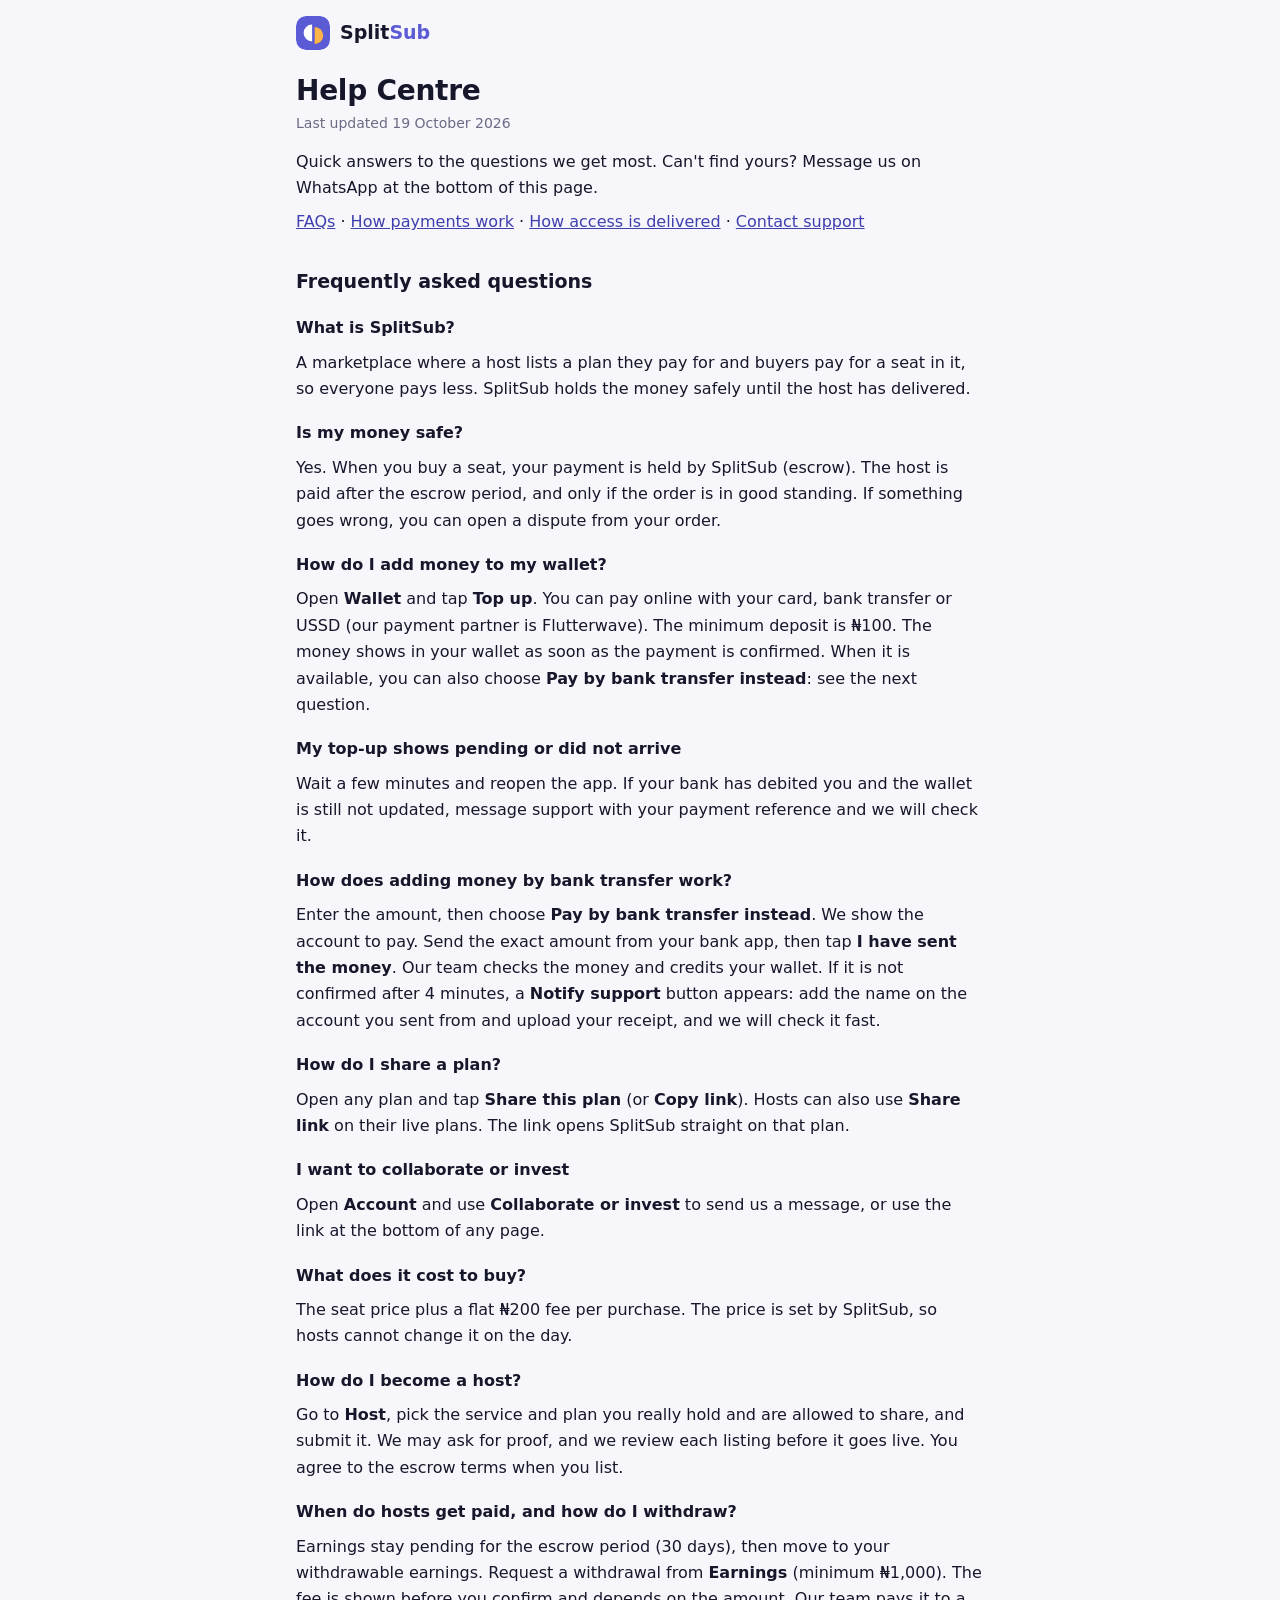
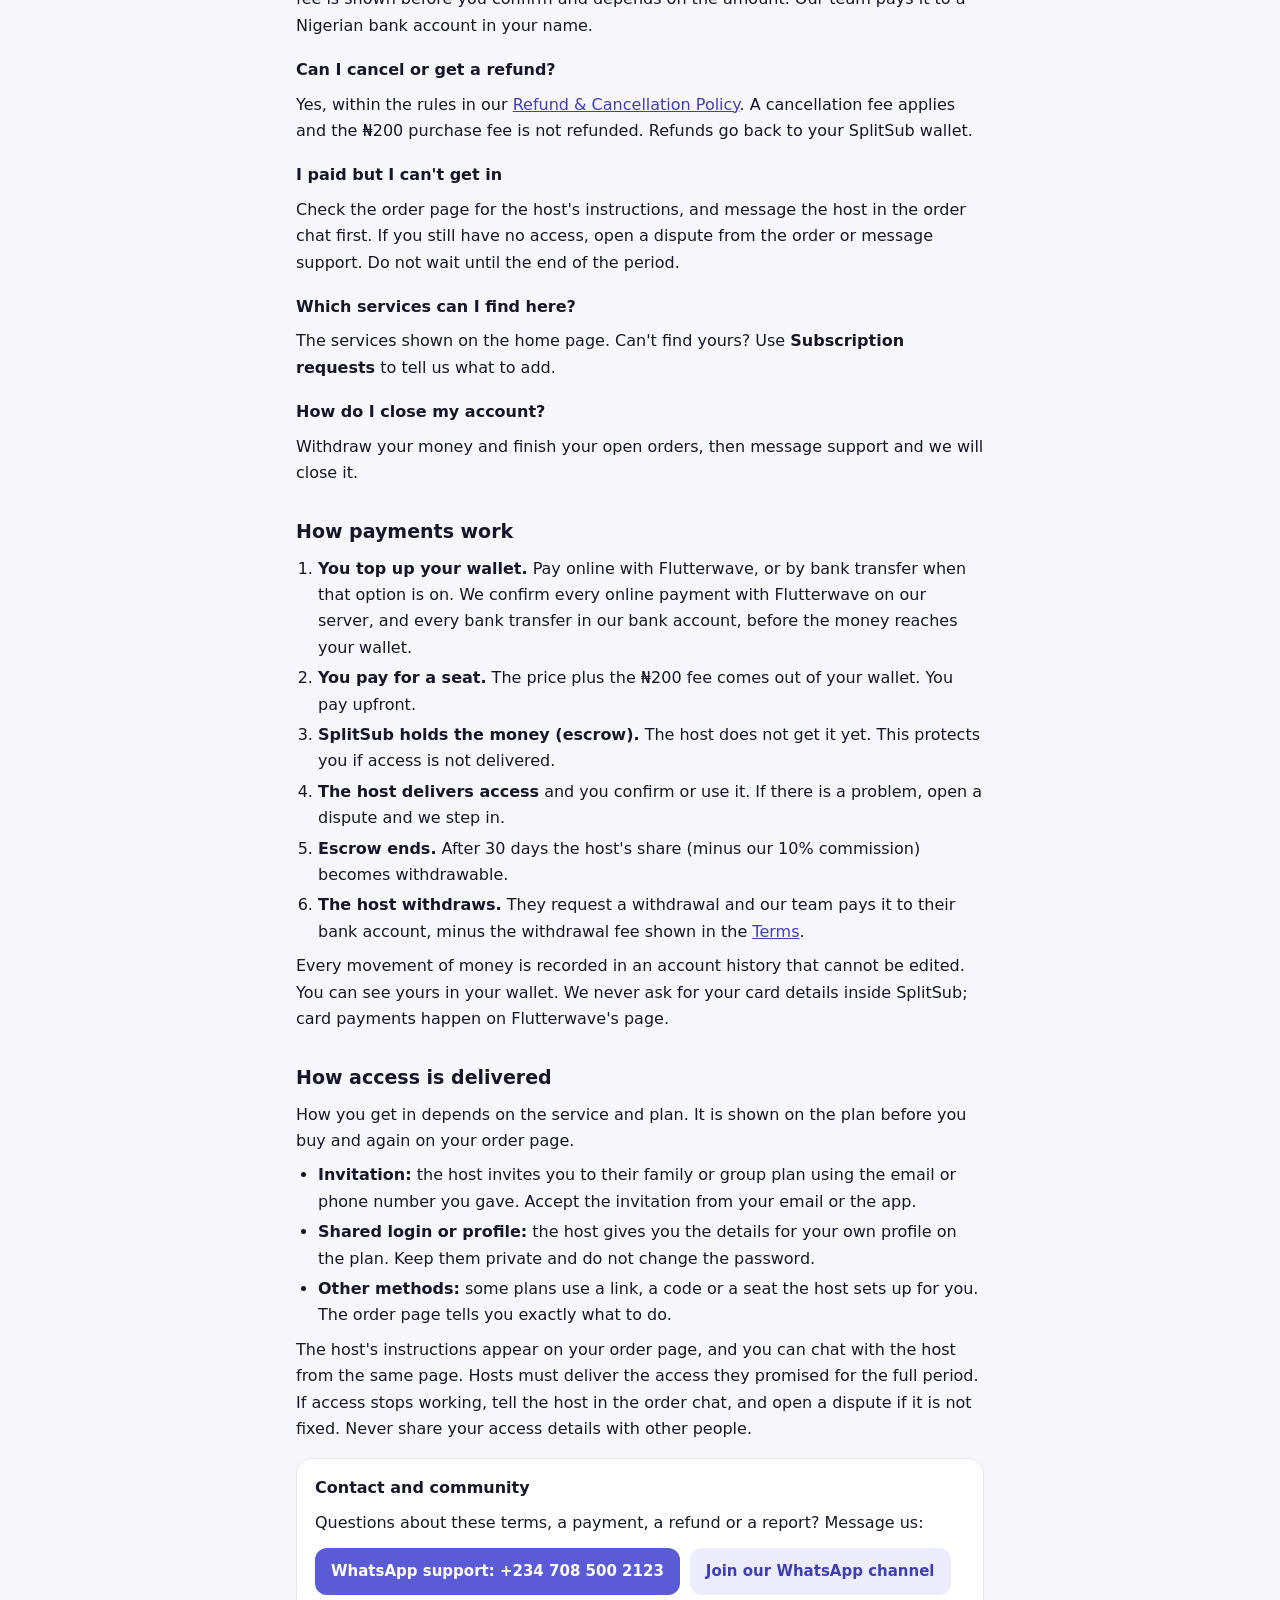
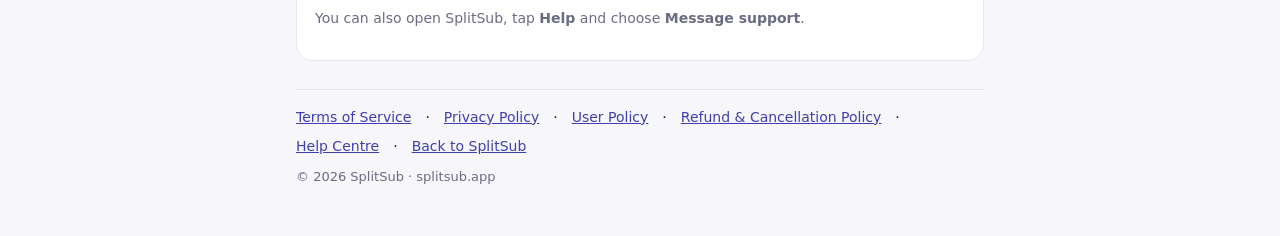
<file: help.html>
<!doctype html>
<html lang="en"><head><meta charset="utf-8"><meta name="viewport" content="width=device-width,initial-scale=1">
<title>Help Centre · SplitSub</title><meta name="description" content="Answers to common questions, how payments work and how you get access.">
<link rel="icon" href="/logo-mark.svg"><link rel="stylesheet" href="/legal.css"></head><body><div class="wrap">
<header class="top"><a href="/"><img src="/logo-mark.svg" alt="" width="34" height="34"><span>Split<b>Sub</b></span></a></header>
<h1>Help Centre</h1><p class="meta">Last updated 19 October 2026</p>
<p>Quick answers to the questions we get most. Can't find yours? Message us on WhatsApp at the bottom of this page.</p>
<p><a href="#faq">FAQs</a> · <a href="#payments">How payments work</a> · <a href="#access">How access is delivered</a> · <a href="#contact">Contact support</a></p>

<h2 id="faq">Frequently asked questions</h2>
<h3>What is SplitSub?</h3>
<p>A marketplace where a host lists a plan they pay for and buyers pay for a seat in it, so everyone pays less. SplitSub holds the money safely until the host has delivered.</p>
<h3>Is my money safe?</h3>
<p>Yes. When you buy a seat, your payment is held by SplitSub (escrow). The host is paid after the escrow period, and only if the order is in good standing. If something goes wrong, you can open a dispute from your order.</p>
<h3>How do I add money to my wallet?</h3>
<p>Open <b>Wallet</b> and tap <b>Top up</b>. You can pay online with your card, bank transfer or USSD (our payment partner is Flutterwave). The minimum deposit is ₦100. The money shows in your wallet as soon as the payment is confirmed. When it is available, you can also choose <b>Pay by bank transfer instead</b>: see the next question.</p>
<h3>My top-up shows pending or did not arrive</h3>
<p>Wait a few minutes and reopen the app. If your bank has debited you and the wallet is still not updated, message support with your payment reference and we will check it.</p>
<h3>How does adding money by bank transfer work?</h3>
<p>Enter the amount, then choose <b>Pay by bank transfer instead</b>. We show the account to pay. Send the exact amount from your bank app, then tap <b>I have sent the money</b>. Our team checks the money and credits your wallet. If it is not confirmed after 4 minutes, a <b>Notify support</b> button appears: add the name on the account you sent from and upload your receipt, and we will check it fast.</p>
<h3>How do I share a plan?</h3>
<p>Open any plan and tap <b>Share this plan</b> (or <b>Copy link</b>). Hosts can also use <b>Share link</b> on their live plans. The link opens SplitSub straight on that plan.</p>
<h3>I want to collaborate or invest</h3>
<p>Open <b>Account</b> and use <b>Collaborate or invest</b> to send us a message, or use the link at the bottom of any page.</p>
<h3>What does it cost to buy?</h3>
<p>The seat price plus a flat ₦200 fee per purchase. The price is set by SplitSub, so hosts cannot change it on the day.</p>
<h3>How do I become a host?</h3>
<p>Go to <b>Host</b>, pick the service and plan you really hold and are allowed to share, and submit it. We may ask for proof, and we review each listing before it goes live. You agree to the escrow terms when you list.</p>
<h3>When do hosts get paid, and how do I withdraw?</h3>
<p>Earnings stay pending for the escrow period (30 days), then move to your withdrawable earnings. Request a withdrawal from <b>Earnings</b> (minimum ₦1,000). The fee is shown before you confirm and depends on the amount. Our team pays it to a Nigerian bank account in your name.</p>
<h3>Can I cancel or get a refund?</h3>
<p>Yes, within the rules in our <a href="/refund-policy.html">Refund &amp; Cancellation Policy</a>. A cancellation fee applies and the ₦200 purchase fee is not refunded. Refunds go back to your SplitSub wallet.</p>
<h3>I paid but I can't get in</h3>
<p>Check the order page for the host's instructions, and message the host in the order chat first. If you still have no access, open a dispute from the order or message support. Do not wait until the end of the period.</p>
<h3>Which services can I find here?</h3>
<p>The services shown on the home page. Can't find yours? Use <b>Subscription requests</b> to tell us what to add.</p>
<h3>How do I close my account?</h3>
<p>Withdraw your money and finish your open orders, then message support and we will close it.</p>

<h2 id="payments">How payments work</h2>
<ol>
<li><b>You top up your wallet.</b> Pay online with Flutterwave, or by bank transfer when that option is on. We confirm every online payment with Flutterwave on our server, and every bank transfer in our bank account, before the money reaches your wallet.</li>
<li><b>You pay for a seat.</b> The price plus the ₦200 fee comes out of your wallet. You pay upfront.</li>
<li><b>SplitSub holds the money (escrow).</b> The host does not get it yet. This protects you if access is not delivered.</li>
<li><b>The host delivers access</b> and you confirm or use it. If there is a problem, open a dispute and we step in.</li>
<li><b>Escrow ends.</b> After 30 days the host's share (minus our 10% commission) becomes withdrawable.</li>
<li><b>The host withdraws.</b> They request a withdrawal and our team pays it to their bank account, minus the withdrawal fee shown in the <a href="/terms.html">Terms</a>.</li>
</ol>
<p>Every movement of money is recorded in an account history that cannot be edited. You can see yours in your wallet. We never ask for your card details inside SplitSub; card payments happen on Flutterwave's page.</p>

<h2 id="access">How access is delivered</h2>
<p>How you get in depends on the service and plan. It is shown on the plan before you buy and again on your order page.</p>
<ul>
<li><b>Invitation:</b> the host invites you to their family or group plan using the email or phone number you gave. Accept the invitation from your email or the app.</li>
<li><b>Shared login or profile:</b> the host gives you the details for your own profile on the plan. Keep them private and do not change the password.</li>
<li><b>Other methods:</b> some plans use a link, a code or a seat the host sets up for you. The order page tells you exactly what to do.</li>
</ul>
<p>The host's instructions appear on your order page, and you can chat with the host from the same page. Hosts must deliver the access they promised for the full period. If access stops working, tell the host in the order chat, and open a dispute if it is not fixed. Never share your access details with other people.</p>

<div class="card" id="contact"><b>Contact and community</b>
<p>Questions about these terms, a payment, a refund or a report? Message us:</p>
<div class="btns"><a class="btn" href="https://wa.me/2347085002123" target="_blank" rel="noopener">WhatsApp support: +234 708 500 2123</a><a class="btn alt" href="https://whatsapp.com/channel/0029Vb93ZqsInlqXiLFPBM1U" target="_blank" rel="noopener">Join our WhatsApp channel</a></div>
<p class="meta">You can also open SplitSub, tap <b>Help</b> and choose <b>Message support</b>.</p></div>
<nav class="legal" aria-label="Policies"><a href="/terms.html">Terms of Service</a> · <a href="/privacy.html">Privacy Policy</a> · <a href="/user-policy.html">User Policy</a> · <a href="/refund-policy.html">Refund & Cancellation Policy</a> · <a href="/help.html">Help Centre</a> · <a href="/">Back to SplitSub</a></nav>
<footer>© 2026 SplitSub · splitsub.app</footer><script src="/config.js"></script>
<script>
/* Keeps the withdrawal fee table in sync with the fee list set in Admin. The table above is the fallback. */
(function(){try{
  var c=window.SUBSPLIT_CONFIG; if(!c||!c.SUPABASE_URL||!c.SUPABASE_PUBLISHABLE_KEY) return;
  var n=function(k){k=Number(k)||0;var f=k%100!==0;return '\u20A6'+(k/100).toLocaleString('en-NG',{minimumFractionDigits:f?2:0,maximumFractionDigits:2});};
  var pct=function(b){return (b/100).toFixed(2).replace(/\.?0+$/,'')+'%';};
  fetch(c.SUPABASE_URL+'/rest/v1/rpc/public_catalog',{method:'POST',headers:{apikey:c.SUPABASE_PUBLISHABLE_KEY,Authorization:'Bearer '+c.SUPABASE_PUBLISHABLE_KEY,'Content-Type':'application/json'},body:'{}'})
   .then(function(r){return r.json();}).then(function(d){
     var t=d&&d.settings&&d.settings.withdrawal_fee_tiers; if(!t||!t.length) return;
     var prev=0,h='<tr><th>Withdrawal amount</th><th>Fee</th></tr>';
     t.forEach(function(x){
       var lab=x.upto_kobo==null?'Above '+n(prev):prev===0?'Up to '+n(x.upto_kobo):n(prev+1)+' to '+n(x.upto_kobo);
       if(x.upto_kobo!=null) prev=x.upto_kobo;
       h+='<tr><td>'+lab+'</td><td>'+(x.flat_kobo!=null?n(x.flat_kobo)+' flat':pct(x.bps))+'</td></tr>';
     });
     document.getElementById('fee-table').innerHTML=h;
   }).catch(function(){});
}catch(e){}})();
</script>
</div></body></html>
</file>
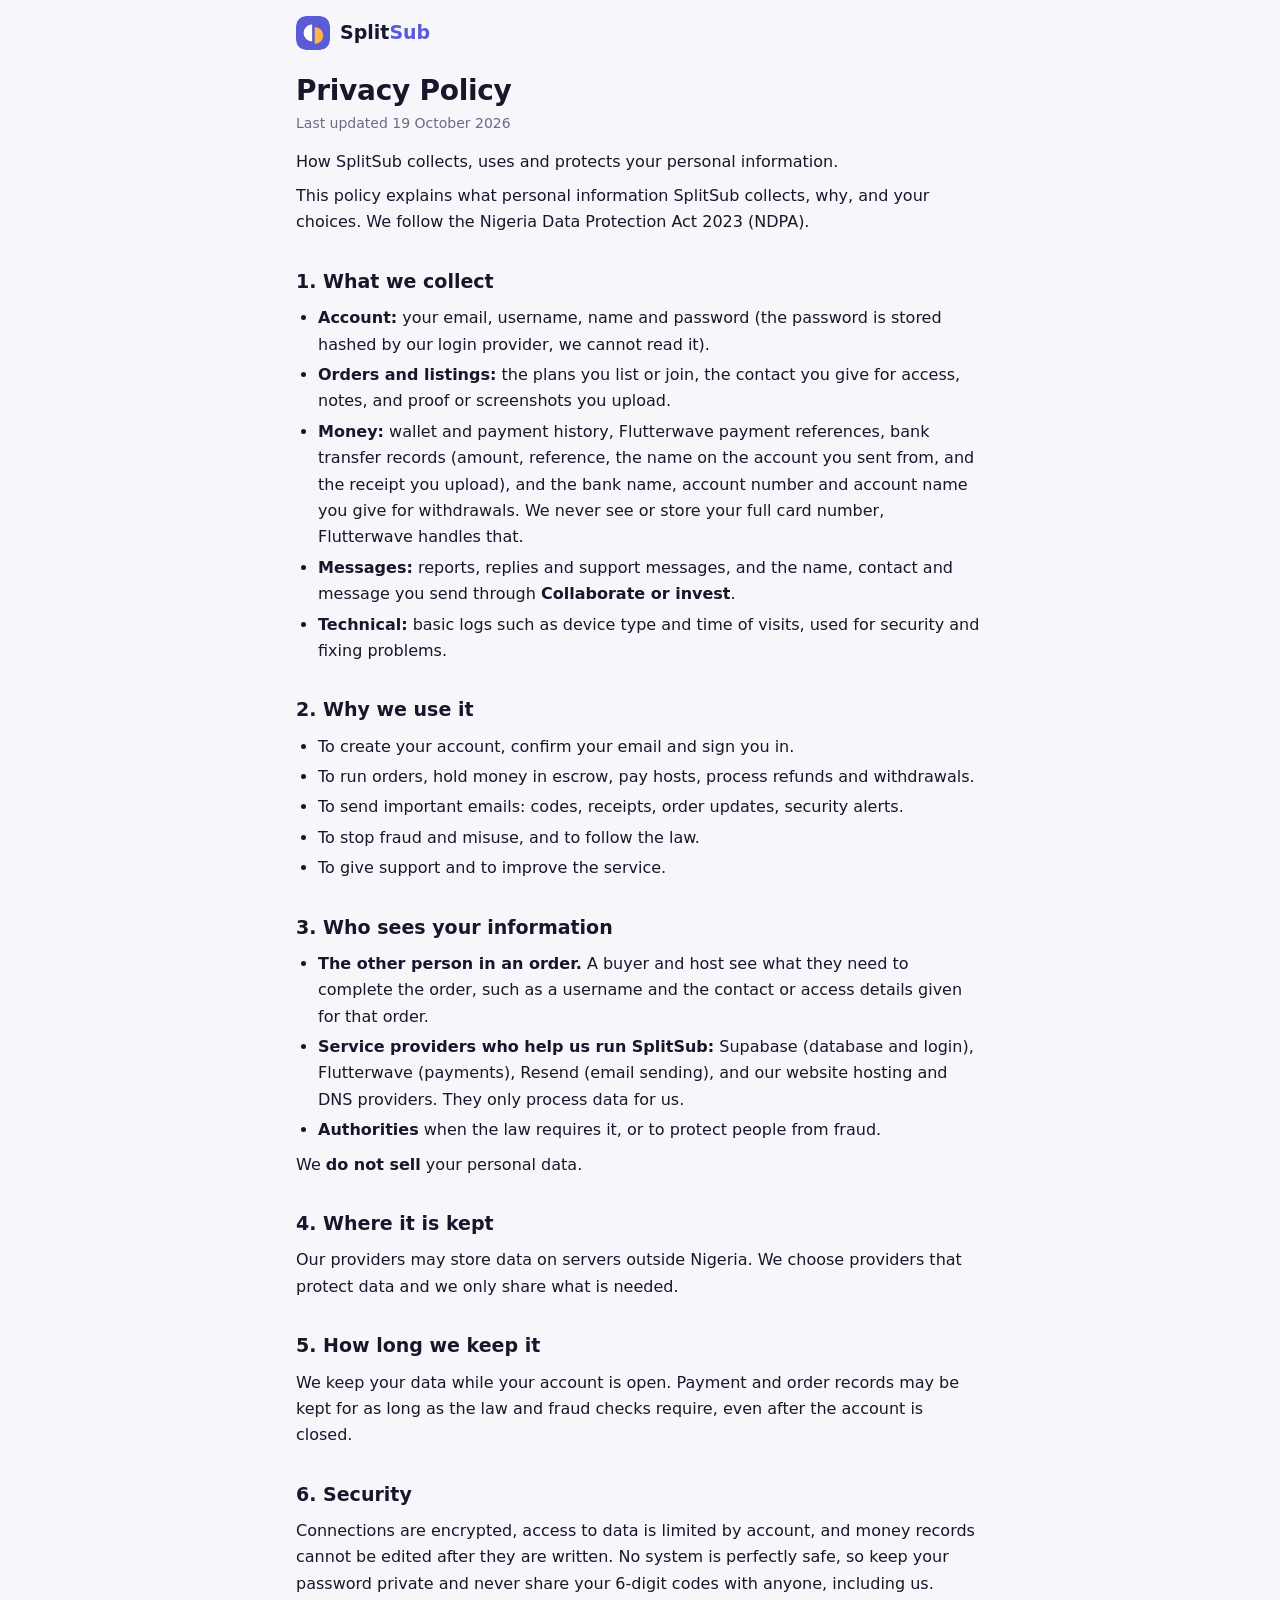
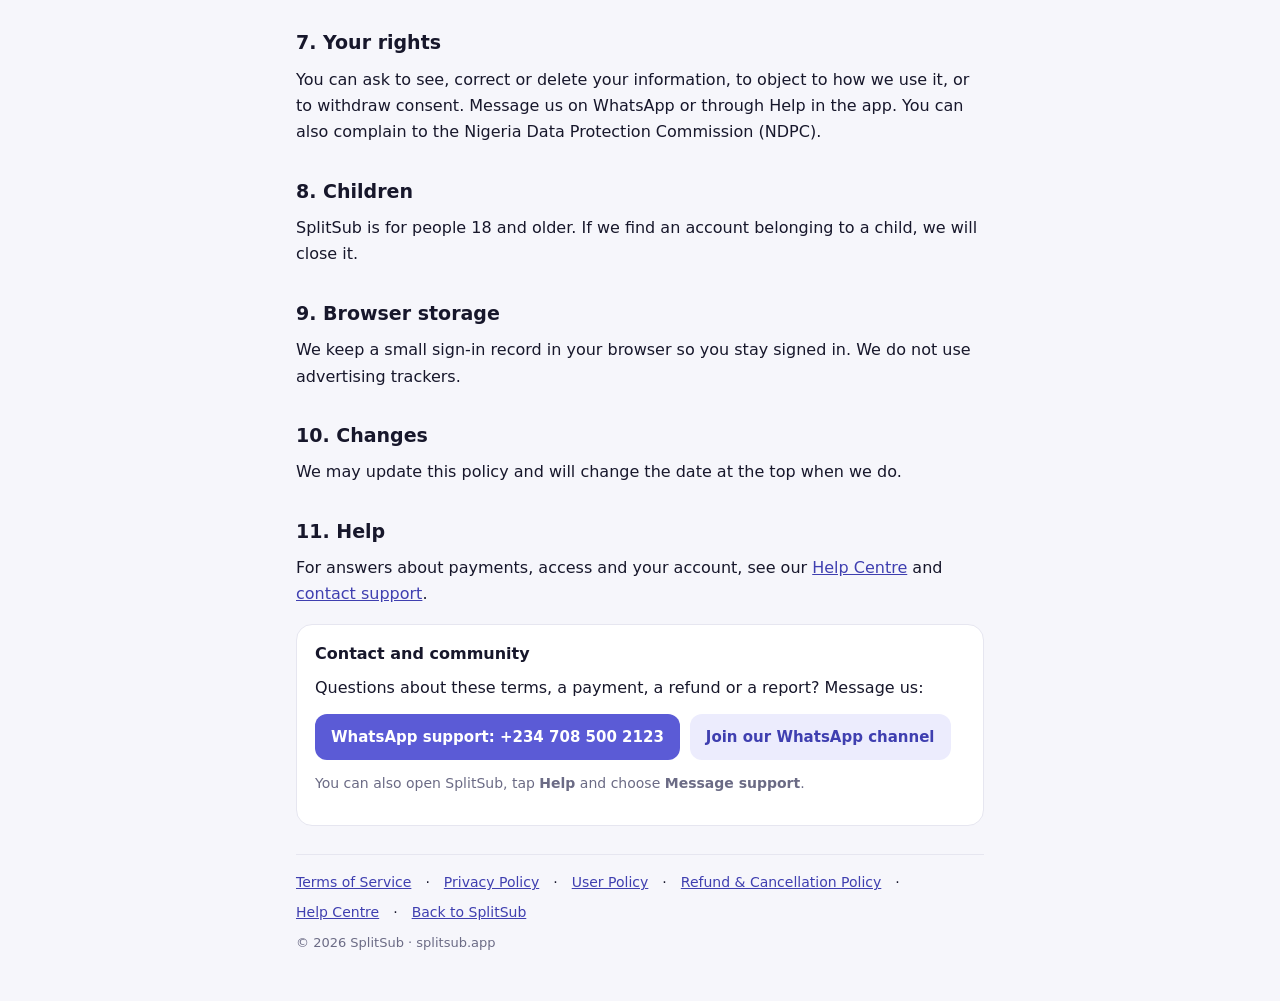
<file: privacy.html>
<!doctype html>
<html lang="en"><head><meta charset="utf-8"><meta name="viewport" content="width=device-width,initial-scale=1">
<title>Privacy Policy · SplitSub</title><meta name="description" content="How SplitSub collects, uses and protects your personal information.">
<link rel="icon" href="/logo-mark.svg"><link rel="stylesheet" href="/legal.css"></head><body><div class="wrap">
<header class="top"><a href="/"><img src="/logo-mark.svg" alt="" width="34" height="34"><span>Split<b>Sub</b></span></a></header>
<h1>Privacy Policy</h1><p class="meta">Last updated 19 October 2026</p>
<p>How SplitSub collects, uses and protects your personal information.</p>

<p>This policy explains what personal information SplitSub collects, why, and your choices. We follow the Nigeria Data Protection Act 2023 (NDPA).</p>
<h2>1. What we collect</h2>
<ul><li><b>Account:</b> your email, username, name and password (the password is stored hashed by our login provider, we cannot read it).</li><li><b>Orders and listings:</b> the plans you list or join, the contact you give for access, notes, and proof or screenshots you upload.</li><li><b>Money:</b> wallet and payment history, Flutterwave payment references, bank transfer records (amount, reference, the name on the account you sent from, and the receipt you upload), and the bank name, account number and account name you give for withdrawals. We never see or store your full card number, Flutterwave handles that.</li><li><b>Messages:</b> reports, replies and support messages, and the name, contact and message you send through <b>Collaborate or invest</b>.</li><li><b>Technical:</b> basic logs such as device type and time of visits, used for security and fixing problems.</li></ul>
<h2>2. Why we use it</h2>
<ul><li>To create your account, confirm your email and sign you in.</li><li>To run orders, hold money in escrow, pay hosts, process refunds and withdrawals.</li><li>To send important emails: codes, receipts, order updates, security alerts.</li><li>To stop fraud and misuse, and to follow the law.</li><li>To give support and to improve the service.</li></ul>
<h2>3. Who sees your information</h2>
<ul><li><b>The other person in an order.</b> A buyer and host see what they need to complete the order, such as a username and the contact or access details given for that order.</li><li><b>Service providers who help us run SplitSub:</b> Supabase (database and login), Flutterwave (payments), Resend (email sending), and our website hosting and DNS providers. They only process data for us.</li><li><b>Authorities</b> when the law requires it, or to protect people from fraud.</li></ul>
<p>We <b>do not sell</b> your personal data.</p>
<h2>4. Where it is kept</h2>
<p>Our providers may store data on servers outside Nigeria. We choose providers that protect data and we only share what is needed.</p>
<h2>5. How long we keep it</h2>
<p>We keep your data while your account is open. Payment and order records may be kept for as long as the law and fraud checks require, even after the account is closed.</p>
<h2>6. Security</h2>
<p>Connections are encrypted, access to data is limited by account, and money records cannot be edited after they are written. No system is perfectly safe, so keep your password private and never share your 6-digit codes with anyone, including us.</p>
<h2>7. Your rights</h2>
<p>You can ask to see, correct or delete your information, to object to how we use it, or to withdraw consent. Message us on WhatsApp or through Help in the app. You can also complain to the Nigeria Data Protection Commission (NDPC).</p>
<h2>8. Children</h2>
<p>SplitSub is for people 18 and older. If we find an account belonging to a child, we will close it.</p>
<h2>9. Browser storage</h2>
<p>We keep a small sign-in record in your browser so you stay signed in. We do not use advertising trackers.</p>
<h2>10. Changes</h2>
<p>We may update this policy and will change the date at the top when we do.</p>

<h2>11. Help</h2>
<p>For answers about payments, access and your account, see our <a href="/help.html">Help Centre</a> and <a href="/help.html#contact">contact support</a>.</p>

<div class="card"><b>Contact and community</b>
<p>Questions about these terms, a payment, a refund or a report? Message us:</p>
<div class="btns"><a class="btn" href="https://wa.me/2347085002123" target="_blank" rel="noopener">WhatsApp support: +234 708 500 2123</a><a class="btn alt" href="https://whatsapp.com/channel/0029Vb93ZqsInlqXiLFPBM1U" target="_blank" rel="noopener">Join our WhatsApp channel</a></div>
<p class="meta">You can also open SplitSub, tap <b>Help</b> and choose <b>Message support</b>.</p></div>
<nav class="legal" aria-label="Policies"><a href="/terms.html">Terms of Service</a> · <a href="/privacy.html">Privacy Policy</a> · <a href="/user-policy.html">User Policy</a> · <a href="/refund-policy.html">Refund & Cancellation Policy</a> · <a href="/help.html">Help Centre</a> · <a href="/">Back to SplitSub</a></nav>
<footer>© 2026 SplitSub · splitsub.app</footer></div></body></html>
</file>
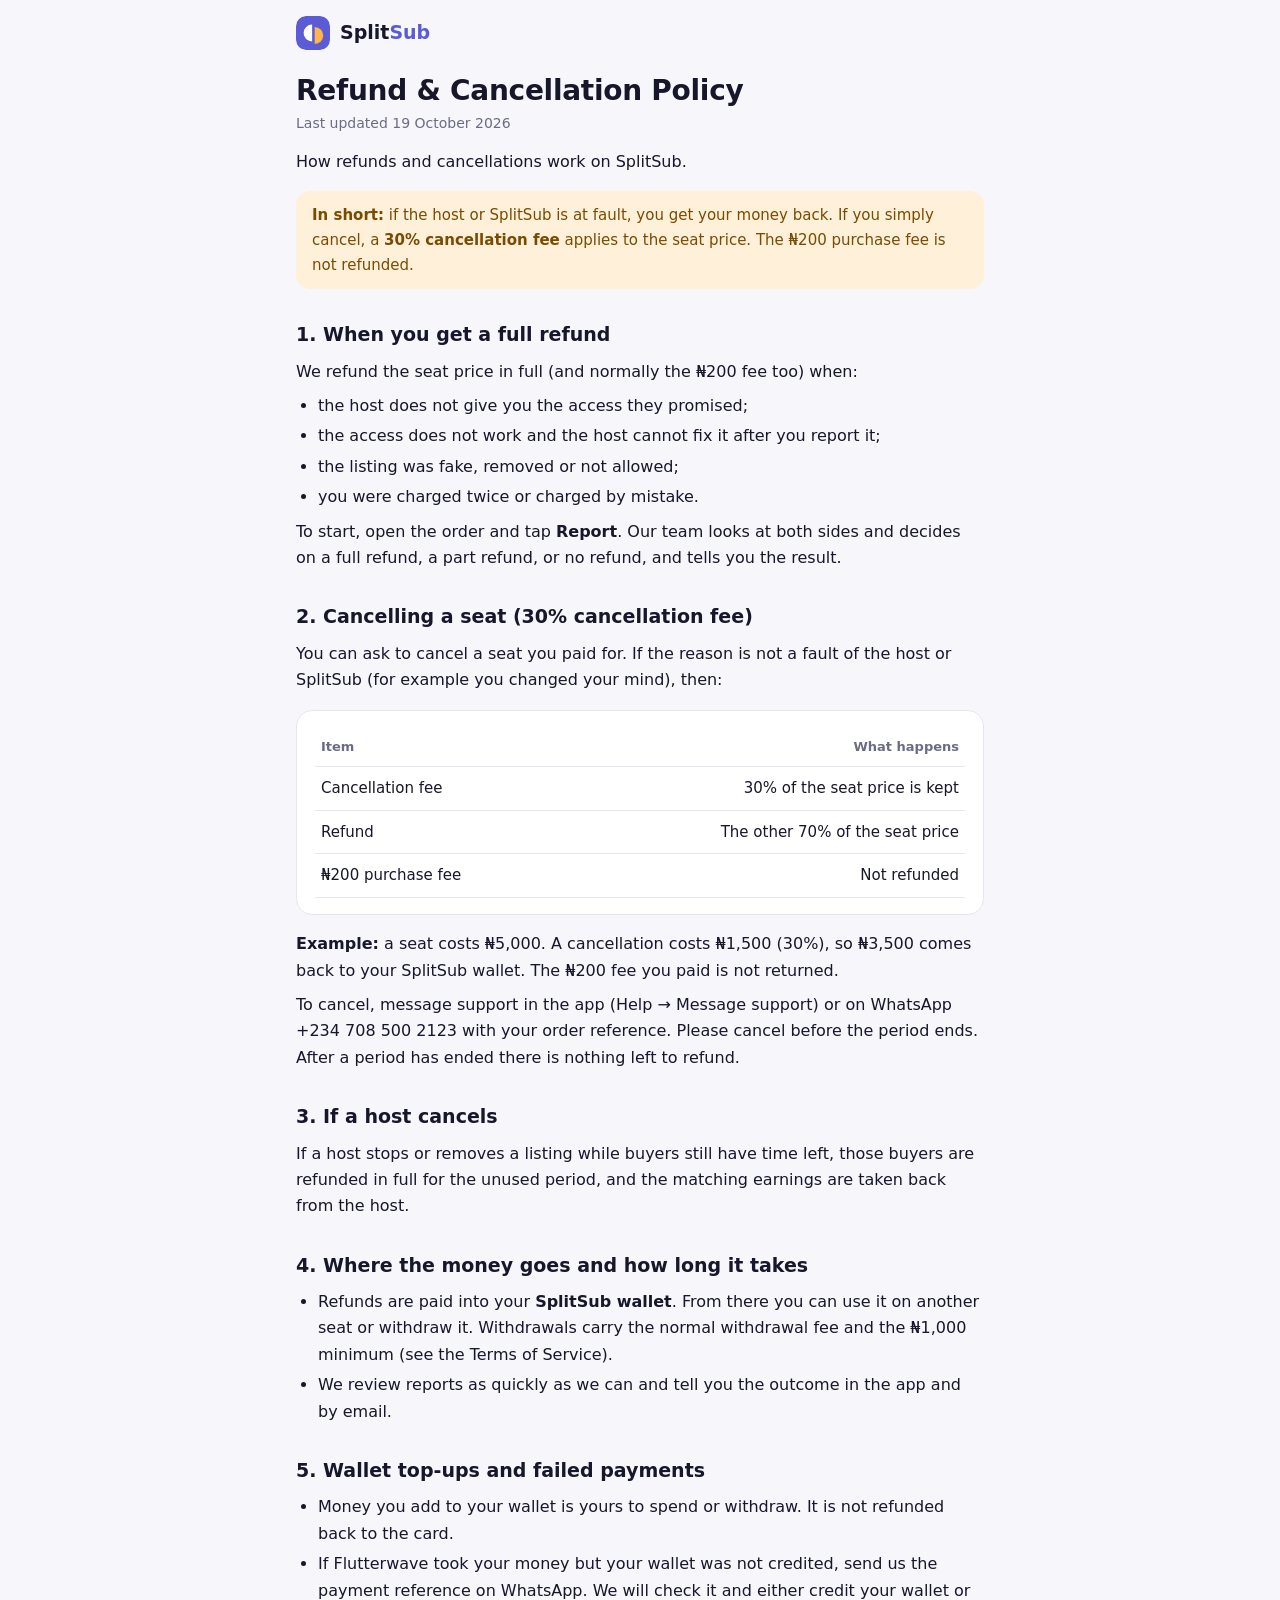
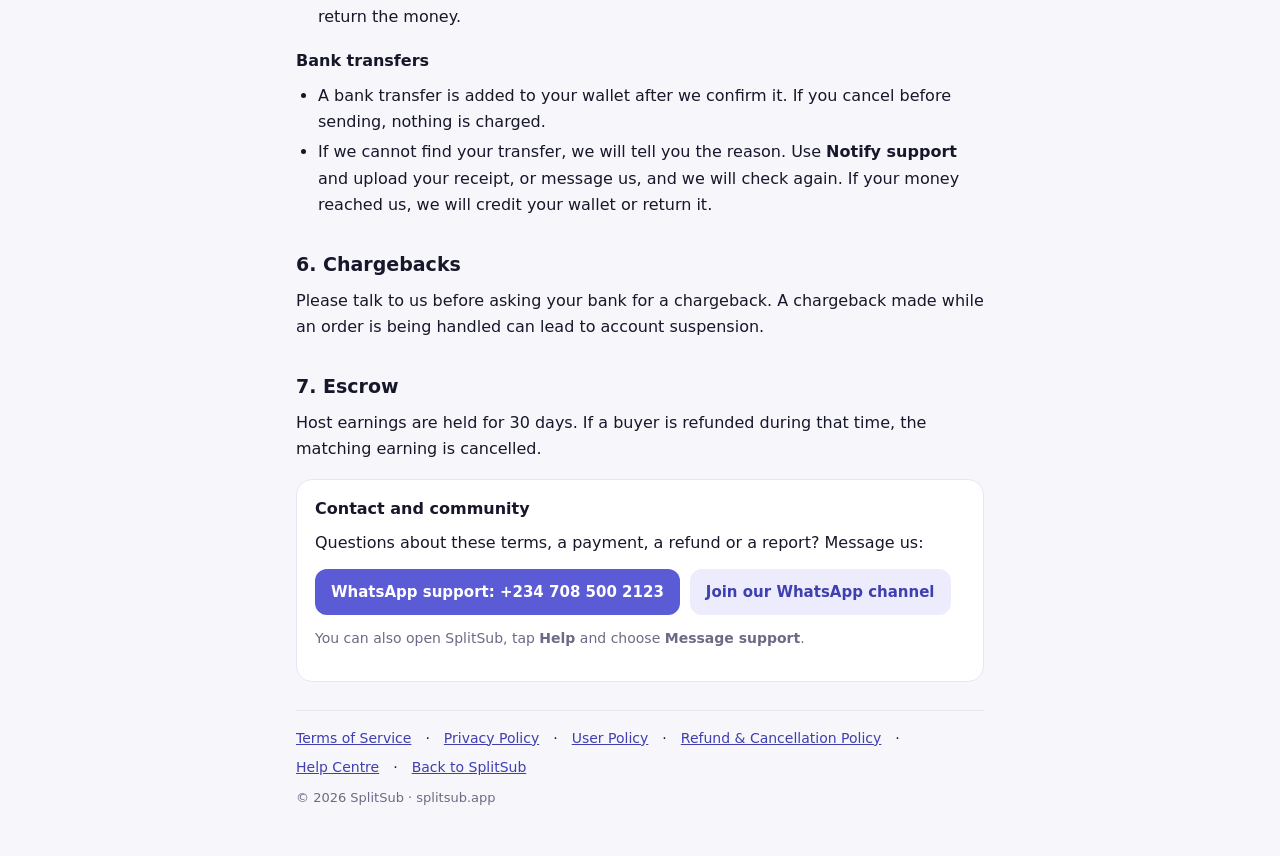
<file: refund-policy.html>
<!doctype html>
<html lang="en"><head><meta charset="utf-8"><meta name="viewport" content="width=device-width,initial-scale=1">
<title>Refund &amp; Cancellation Policy · SplitSub</title><meta name="description" content="How refunds and cancellations work on SplitSub.">
<link rel="icon" href="/logo-mark.svg"><link rel="stylesheet" href="/legal.css"></head><body><div class="wrap">
<header class="top"><a href="/"><img src="/logo-mark.svg" alt="" width="34" height="34"><span>Split<b>Sub</b></span></a></header>
<h1>Refund &amp; Cancellation Policy</h1><p class="meta">Last updated 19 October 2026</p>
<p>How refunds and cancellations work on SplitSub.</p>

<div class="note"><b>In short:</b> if the host or SplitSub is at fault, you get your money back. If you simply cancel, a <b>30% cancellation fee</b> applies to the seat price. The ₦200 purchase fee is not refunded.</div>
<h2>1. When you get a full refund</h2>
<p>We refund the seat price in full (and normally the ₦200 fee too) when:</p>
<ul><li>the host does not give you the access they promised;</li><li>the access does not work and the host cannot fix it after you report it;</li><li>the listing was fake, removed or not allowed;</li><li>you were charged twice or charged by mistake.</li></ul>
<p>To start, open the order and tap <b>Report</b>. Our team looks at both sides and decides on a full refund, a part refund, or no refund, and tells you the result.</p>
<h2>2. Cancelling a seat (30% cancellation fee)</h2>
<p>You can ask to cancel a seat you paid for. If the reason is not a fault of the host or SplitSub (for example you changed your mind), then:</p>
<div class="card"><table><tr><th>Item</th><th>What happens</th></tr>
<tr><td>Cancellation fee</td><td>30% of the seat price is kept</td></tr>
<tr><td>Refund</td><td>The other 70% of the seat price</td></tr>
<tr><td>₦200 purchase fee</td><td>Not refunded</td></tr></table></div>
<p><b>Example:</b> a seat costs ₦5,000. A cancellation costs ₦1,500 (30%), so ₦3,500 comes back to your SplitSub wallet. The ₦200 fee you paid is not returned.</p>
<p>To cancel, message support in the app (Help &rarr; Message support) or on WhatsApp +234 708 500 2123 with your order reference. Please cancel before the period ends. After a period has ended there is nothing left to refund.</p>
<h2>3. If a host cancels</h2>
<p>If a host stops or removes a listing while buyers still have time left, those buyers are refunded in full for the unused period, and the matching earnings are taken back from the host.</p>
<h2>4. Where the money goes and how long it takes</h2>
<ul><li>Refunds are paid into your <b>SplitSub wallet</b>. From there you can use it on another seat or withdraw it. Withdrawals carry the normal withdrawal fee and the ₦1,000 minimum (see the Terms of Service).</li><li>We review reports as quickly as we can and tell you the outcome in the app and by email.</li></ul>
<h2>5. Wallet top-ups and failed payments</h2>
<ul><li>Money you add to your wallet is yours to spend or withdraw. It is not refunded back to the card.</li><li>If Flutterwave took your money but your wallet was not credited, send us the payment reference on WhatsApp. We will check it and either credit your wallet or return the money.</li></ul>
<h3>Bank transfers</h3>
<ul><li>A bank transfer is added to your wallet after we confirm it. If you cancel before sending, nothing is charged.</li><li>If we cannot find your transfer, we will tell you the reason. Use <b>Notify support</b> and upload your receipt, or message us, and we will check again. If your money reached us, we will credit your wallet or return it.</li></ul>
<h2>6. Chargebacks</h2>
<p>Please talk to us before asking your bank for a chargeback. A chargeback made while an order is being handled can lead to account suspension.</p>
<h2>7. Escrow</h2>
<p>Host earnings are held for 30 days. If a buyer is refunded during that time, the matching earning is cancelled.</p>

<div class="card"><b>Contact and community</b>
<p>Questions about these terms, a payment, a refund or a report? Message us:</p>
<div class="btns"><a class="btn" href="https://wa.me/2347085002123" target="_blank" rel="noopener">WhatsApp support: +234 708 500 2123</a><a class="btn alt" href="https://whatsapp.com/channel/0029Vb93ZqsInlqXiLFPBM1U" target="_blank" rel="noopener">Join our WhatsApp channel</a></div>
<p class="meta">You can also open SplitSub, tap <b>Help</b> and choose <b>Message support</b>.</p></div>
<nav class="legal" aria-label="Policies"><a href="/terms.html">Terms of Service</a> · <a href="/privacy.html">Privacy Policy</a> · <a href="/user-policy.html">User Policy</a> · <a href="/refund-policy.html">Refund & Cancellation Policy</a> · <a href="/help.html">Help Centre</a> · <a href="/">Back to SplitSub</a></nav>
<footer>© 2026 SplitSub · splitsub.app</footer></div></body></html>
</file>
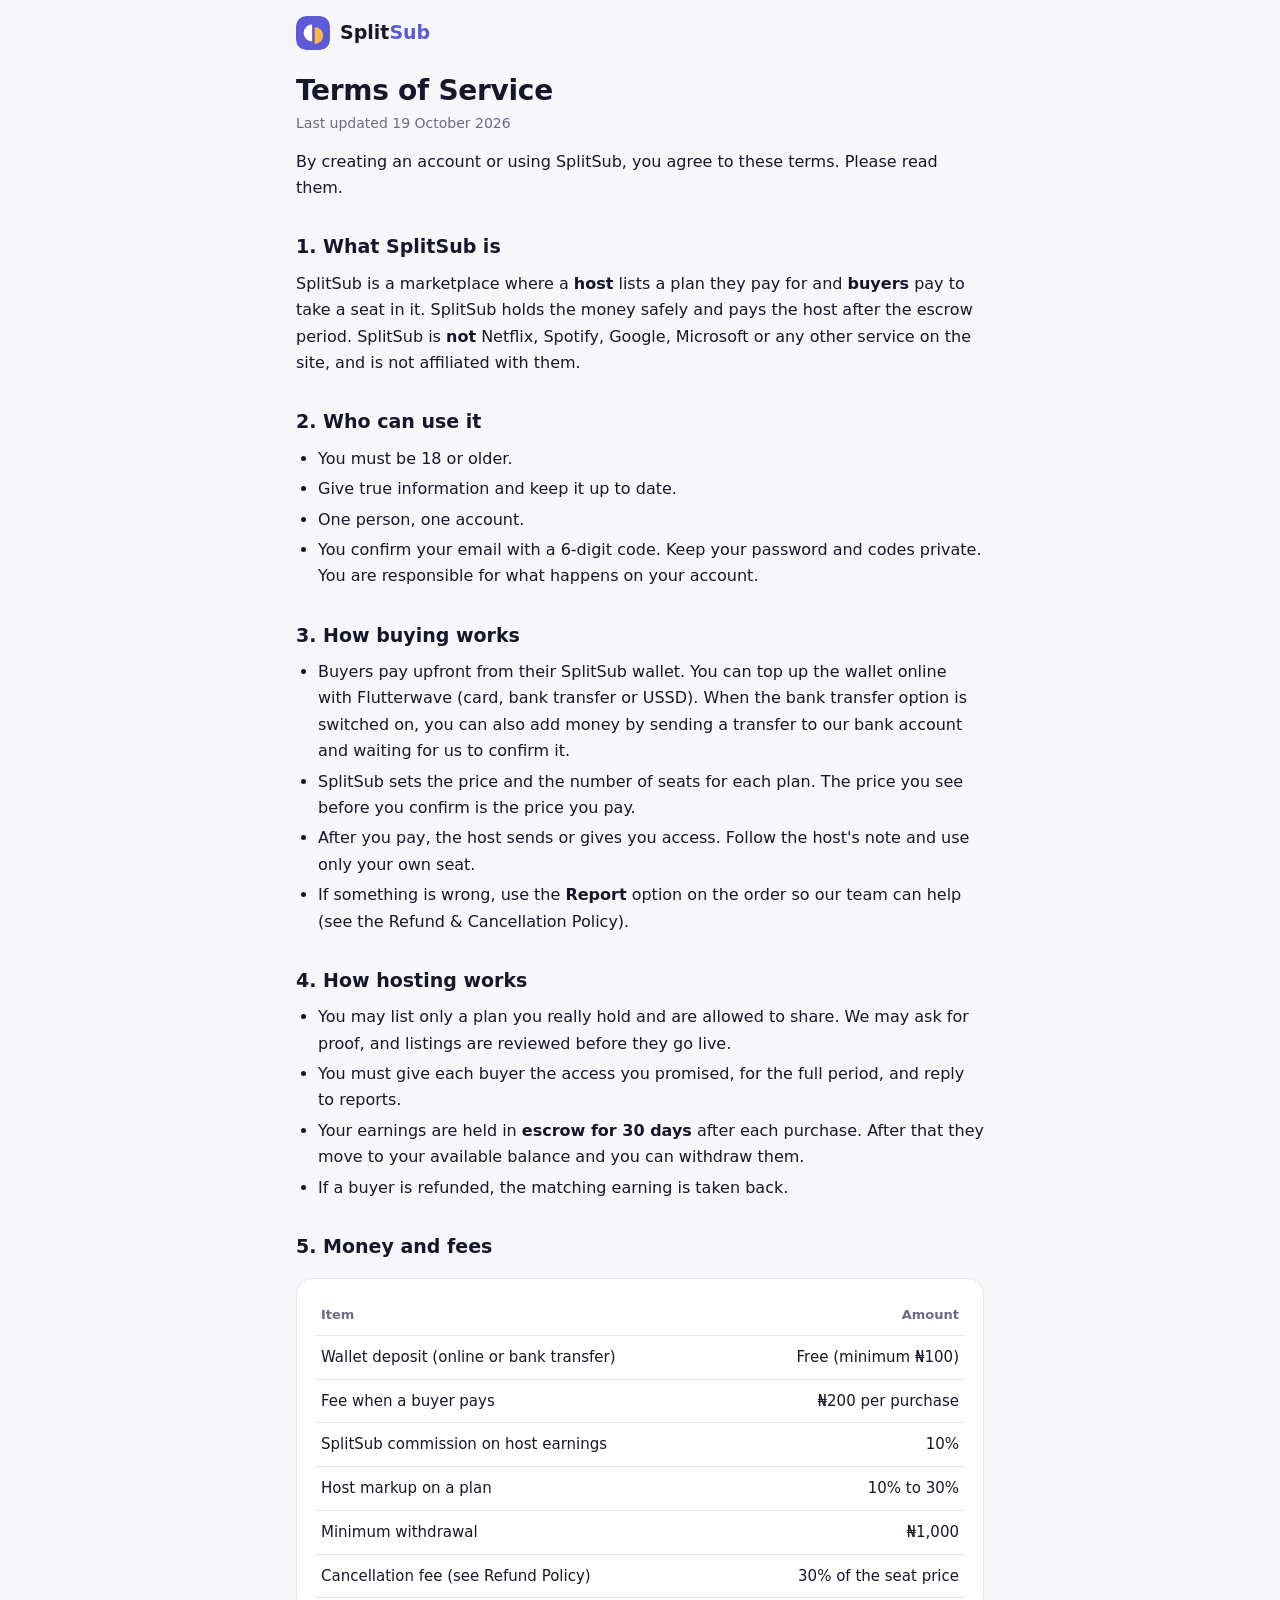
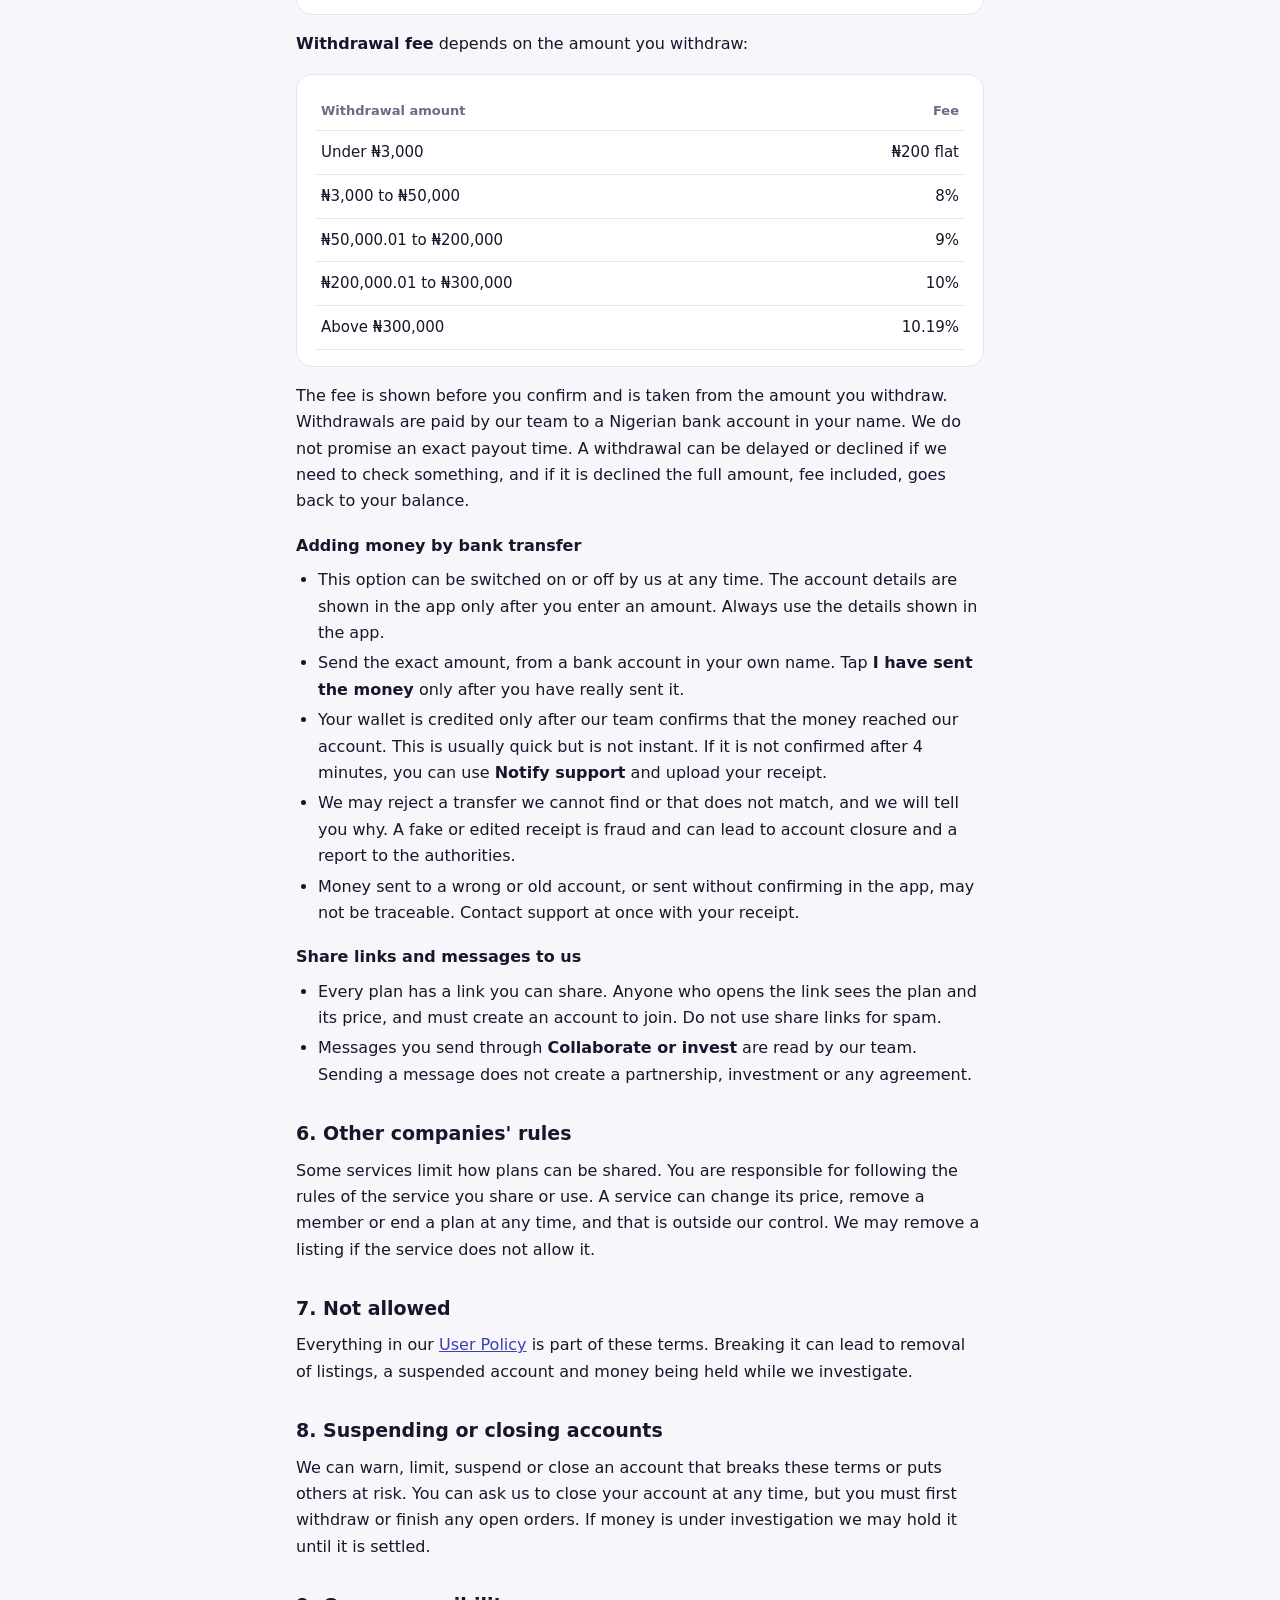
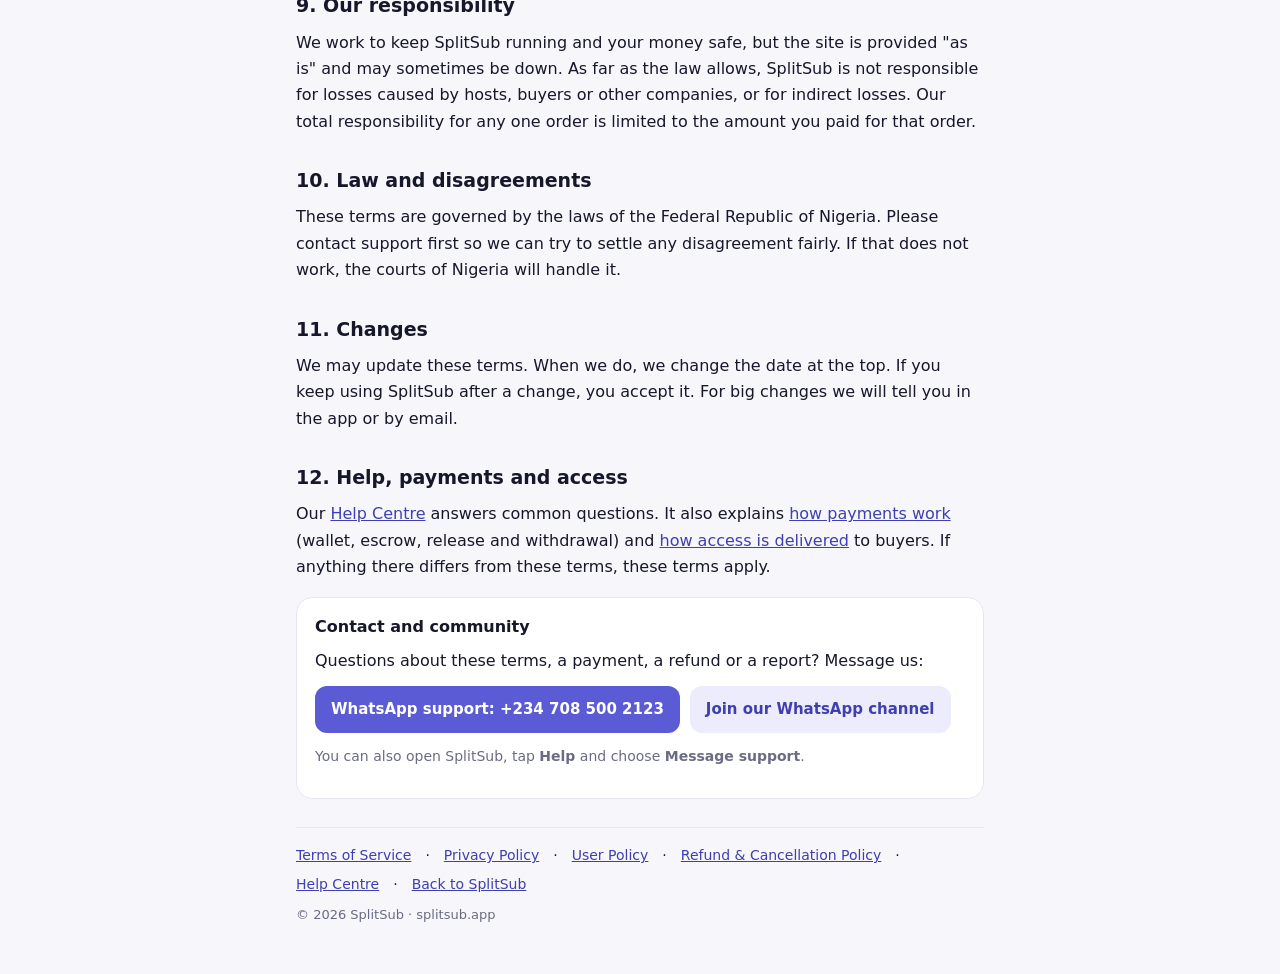
<file: terms.html>
<!doctype html>
<html lang="en"><head><meta charset="utf-8"><meta name="viewport" content="width=device-width,initial-scale=1">
<title>Terms of Service · SplitSub</title><meta name="description" content="By creating an account or using SplitSub, you agree to these terms. Please read them.">
<link rel="icon" href="/logo-mark.svg"><link rel="stylesheet" href="/legal.css"></head><body><div class="wrap">
<header class="top"><a href="/"><img src="/logo-mark.svg" alt="" width="34" height="34"><span>Split<b>Sub</b></span></a></header>
<h1>Terms of Service</h1><p class="meta">Last updated 19 October 2026</p>
<p>By creating an account or using SplitSub, you agree to these terms. Please read them.</p>

<h2>1. What SplitSub is</h2>
<p>SplitSub is a marketplace where a <b>host</b> lists a plan they pay for and <b>buyers</b> pay to take a seat in it. SplitSub holds the money safely and pays the host after the escrow period. SplitSub is <b>not</b> Netflix, Spotify, Google, Microsoft or any other service on the site, and is not affiliated with them.</p>
<h2>2. Who can use it</h2>
<ul><li>You must be 18 or older.</li><li>Give true information and keep it up to date.</li><li>One person, one account.</li><li>You confirm your email with a 6-digit code. Keep your password and codes private. You are responsible for what happens on your account.</li></ul>
<h2>3. How buying works</h2>
<ul><li>Buyers pay upfront from their SplitSub wallet. You can top up the wallet online with Flutterwave (card, bank transfer or USSD). When the bank transfer option is switched on, you can also add money by sending a transfer to our bank account and waiting for us to confirm it.</li><li>SplitSub sets the price and the number of seats for each plan. The price you see before you confirm is the price you pay.</li><li>After you pay, the host sends or gives you access. Follow the host's note and use only your own seat.</li><li>If something is wrong, use the <b>Report</b> option on the order so our team can help (see the Refund &amp; Cancellation Policy).</li></ul>
<h2>4. How hosting works</h2>
<ul><li>You may list only a plan you really hold and are allowed to share. We may ask for proof, and listings are reviewed before they go live.</li><li>You must give each buyer the access you promised, for the full period, and reply to reports.</li><li>Your earnings are held in <b>escrow for 30 days</b> after each purchase. After that they move to your available balance and you can withdraw them.</li><li>If a buyer is refunded, the matching earning is taken back.</li></ul>
<h2>5. Money and fees</h2>
<div class="card"><table><tr><th>Item</th><th>Amount</th></tr>
<tr><td>Wallet deposit (online or bank transfer)</td><td>Free (minimum ₦100)</td></tr>
<tr><td>Fee when a buyer pays</td><td>₦200 per purchase</td></tr>
<tr><td>SplitSub commission on host earnings</td><td>10%</td></tr>
<tr><td>Host markup on a plan</td><td>10% to 30%</td></tr>
<tr><td>Minimum withdrawal</td><td>₦1,000</td></tr>
<tr><td>Cancellation fee (see Refund Policy)</td><td>30% of the seat price</td></tr></table></div>
<p><b>Withdrawal fee</b> depends on the amount you withdraw:</p>
<div class="card"><table id="fee-table"><tr><th>Withdrawal amount</th><th>Fee</th></tr>
<tr><td>Under ₦3,000</td><td>₦200 flat</td></tr>
<tr><td>₦3,000 to ₦50,000</td><td>8%</td></tr>
<tr><td>₦50,000.01 to ₦200,000</td><td>9%</td></tr>
<tr><td>₦200,000.01 to ₦300,000</td><td>10%</td></tr>
<tr><td>Above ₦300,000</td><td>10.19%</td></tr></table></div>
<p>The fee is shown before you confirm and is taken from the amount you withdraw. Withdrawals are paid by our team to a Nigerian bank account in your name. We do not promise an exact payout time. A withdrawal can be delayed or declined if we need to check something, and if it is declined the full amount, fee included, goes back to your balance.</p>
<h3>Adding money by bank transfer</h3>
<ul><li>This option can be switched on or off by us at any time. The account details are shown in the app only after you enter an amount. Always use the details shown in the app.</li><li>Send the exact amount, from a bank account in your own name. Tap <b>I have sent the money</b> only after you have really sent it.</li><li>Your wallet is credited only after our team confirms that the money reached our account. This is usually quick but is not instant. If it is not confirmed after 4 minutes, you can use <b>Notify support</b> and upload your receipt.</li><li>We may reject a transfer we cannot find or that does not match, and we will tell you why. A fake or edited receipt is fraud and can lead to account closure and a report to the authorities.</li><li>Money sent to a wrong or old account, or sent without confirming in the app, may not be traceable. Contact support at once with your receipt.</li></ul>
<h3>Share links and messages to us</h3>
<ul><li>Every plan has a link you can share. Anyone who opens the link sees the plan and its price, and must create an account to join. Do not use share links for spam.</li><li>Messages you send through <b>Collaborate or invest</b> are read by our team. Sending a message does not create a partnership, investment or any agreement.</li></ul>
<h2>6. Other companies' rules</h2>
<p>Some services limit how plans can be shared. You are responsible for following the rules of the service you share or use. A service can change its price, remove a member or end a plan at any time, and that is outside our control. We may remove a listing if the service does not allow it.</p>
<h2>7. Not allowed</h2>
<p>Everything in our <a href="/user-policy.html">User Policy</a> is part of these terms. Breaking it can lead to removal of listings, a suspended account and money being held while we investigate.</p>
<h2>8. Suspending or closing accounts</h2>
<p>We can warn, limit, suspend or close an account that breaks these terms or puts others at risk. You can ask us to close your account at any time, but you must first withdraw or finish any open orders. If money is under investigation we may hold it until it is settled.</p>
<h2>9. Our responsibility</h2>
<p>We work to keep SplitSub running and your money safe, but the site is provided "as is" and may sometimes be down. As far as the law allows, SplitSub is not responsible for losses caused by hosts, buyers or other companies, or for indirect losses. Our total responsibility for any one order is limited to the amount you paid for that order.</p>
<h2>10. Law and disagreements</h2>
<p>These terms are governed by the laws of the Federal Republic of Nigeria. Please contact support first so we can try to settle any disagreement fairly. If that does not work, the courts of Nigeria will handle it.</p>
<h2>11. Changes</h2>
<p>We may update these terms. When we do, we change the date at the top. If you keep using SplitSub after a change, you accept it. For big changes we will tell you in the app or by email.</p>

<h2>12. Help, payments and access</h2>
<p>Our <a href="/help.html">Help Centre</a> answers common questions. It also explains <a href="/help.html#payments">how payments work</a> (wallet, escrow, release and withdrawal) and <a href="/help.html#access">how access is delivered</a> to buyers. If anything there differs from these terms, these terms apply.</p>

<div class="card"><b>Contact and community</b>
<p>Questions about these terms, a payment, a refund or a report? Message us:</p>
<div class="btns"><a class="btn" href="https://wa.me/2347085002123" target="_blank" rel="noopener">WhatsApp support: +234 708 500 2123</a><a class="btn alt" href="https://whatsapp.com/channel/0029Vb93ZqsInlqXiLFPBM1U" target="_blank" rel="noopener">Join our WhatsApp channel</a></div>
<p class="meta">You can also open SplitSub, tap <b>Help</b> and choose <b>Message support</b>.</p></div>
<nav class="legal" aria-label="Policies"><a href="/terms.html">Terms of Service</a> · <a href="/privacy.html">Privacy Policy</a> · <a href="/user-policy.html">User Policy</a> · <a href="/refund-policy.html">Refund & Cancellation Policy</a> · <a href="/help.html">Help Centre</a> · <a href="/">Back to SplitSub</a></nav>
<footer>© 2026 SplitSub · splitsub.app</footer><script src="/config.js"></script>
<script>
/* Keeps the withdrawal fee table in sync with the fee list set in Admin. The table above is the fallback. */
(function(){try{
  var c=window.SUBSPLIT_CONFIG; if(!c||!c.SUPABASE_URL||!c.SUPABASE_PUBLISHABLE_KEY) return;
  var n=function(k){k=Number(k)||0;var f=k%100!==0;return '\u20A6'+(k/100).toLocaleString('en-NG',{minimumFractionDigits:f?2:0,maximumFractionDigits:2});};
  var pct=function(b){return (b/100).toFixed(2).replace(/\.?0+$/,'')+'%';};
  fetch(c.SUPABASE_URL+'/rest/v1/rpc/public_catalog',{method:'POST',headers:{apikey:c.SUPABASE_PUBLISHABLE_KEY,Authorization:'Bearer '+c.SUPABASE_PUBLISHABLE_KEY,'Content-Type':'application/json'},body:'{}'})
   .then(function(r){return r.json();}).then(function(d){
     var t=d&&d.settings&&d.settings.withdrawal_fee_tiers; if(!t||!t.length) return;
     var prev=0,h='<tr><th>Withdrawal amount</th><th>Fee</th></tr>';
     t.forEach(function(x){
       var lab=x.upto_kobo==null?'Above '+n(prev):prev===0?'Up to '+n(x.upto_kobo):n(prev+1)+' to '+n(x.upto_kobo);
       if(x.upto_kobo!=null) prev=x.upto_kobo;
       h+='<tr><td>'+lab+'</td><td>'+(x.flat_kobo!=null?n(x.flat_kobo)+' flat':pct(x.bps))+'</td></tr>';
     });
     document.getElementById('fee-table').innerHTML=h;
   }).catch(function(){});
}catch(e){}})();
</script>
</div></body></html>
</file>
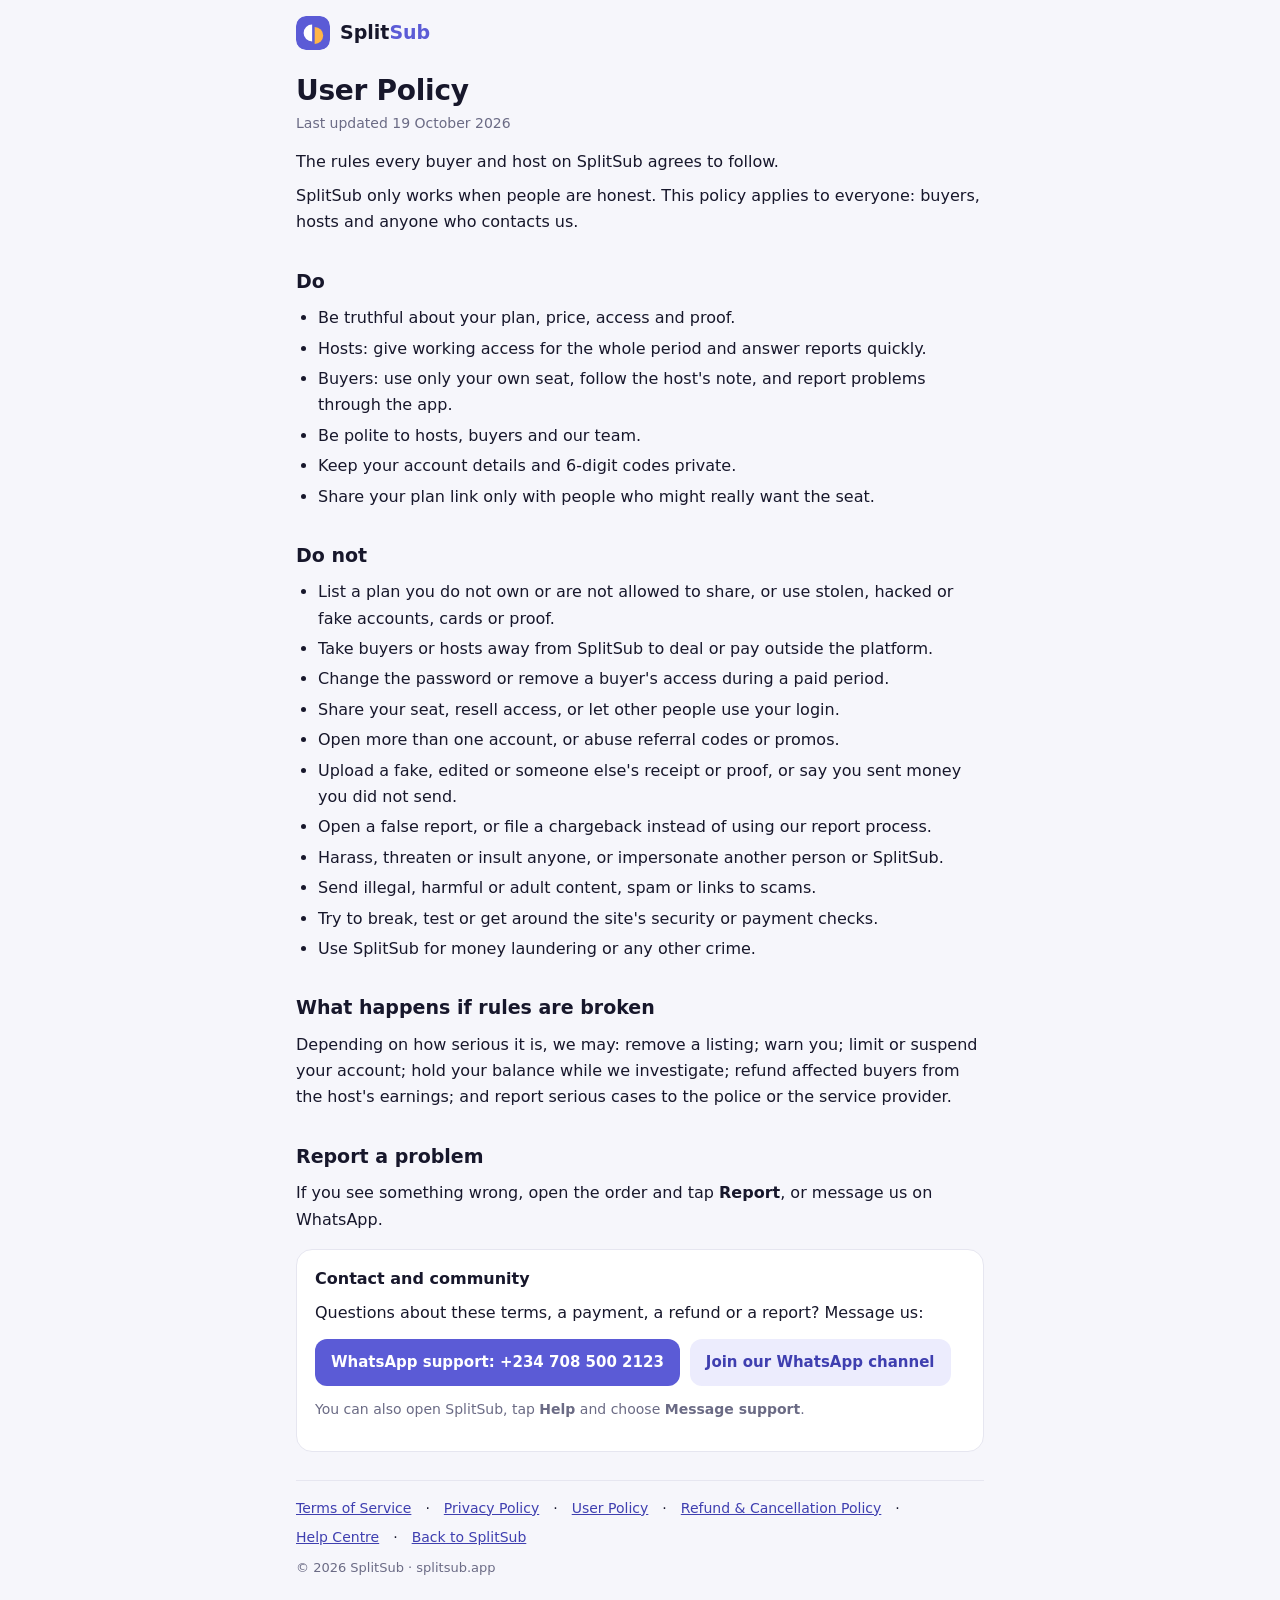
<file: user-policy.html>
<!doctype html>
<html lang="en"><head><meta charset="utf-8"><meta name="viewport" content="width=device-width,initial-scale=1">
<title>User Policy · SplitSub</title><meta name="description" content="The rules every buyer and host on SplitSub agrees to follow.">
<link rel="icon" href="/logo-mark.svg"><link rel="stylesheet" href="/legal.css"></head><body><div class="wrap">
<header class="top"><a href="/"><img src="/logo-mark.svg" alt="" width="34" height="34"><span>Split<b>Sub</b></span></a></header>
<h1>User Policy</h1><p class="meta">Last updated 19 October 2026</p>
<p>The rules every buyer and host on SplitSub agrees to follow.</p>

<p>SplitSub only works when people are honest. This policy applies to everyone: buyers, hosts and anyone who contacts us.</p>
<h2>Do</h2>
<ul><li>Be truthful about your plan, price, access and proof.</li><li>Hosts: give working access for the whole period and answer reports quickly.</li><li>Buyers: use only your own seat, follow the host's note, and report problems through the app.</li><li>Be polite to hosts, buyers and our team.</li><li>Keep your account details and 6-digit codes private.</li><li>Share your plan link only with people who might really want the seat.</li></ul>
<h2>Do not</h2>
<ul><li>List a plan you do not own or are not allowed to share, or use stolen, hacked or fake accounts, cards or proof.</li><li>Take buyers or hosts away from SplitSub to deal or pay outside the platform.</li><li>Change the password or remove a buyer's access during a paid period.</li><li>Share your seat, resell access, or let other people use your login.</li><li>Open more than one account, or abuse referral codes or promos.</li><li>Upload a fake, edited or someone else's receipt or proof, or say you sent money you did not send.</li><li>Open a false report, or file a chargeback instead of using our report process.</li><li>Harass, threaten or insult anyone, or impersonate another person or SplitSub.</li><li>Send illegal, harmful or adult content, spam or links to scams.</li><li>Try to break, test or get around the site's security or payment checks.</li><li>Use SplitSub for money laundering or any other crime.</li></ul>
<h2>What happens if rules are broken</h2>
<p>Depending on how serious it is, we may: remove a listing; warn you; limit or suspend your account; hold your balance while we investigate; refund affected buyers from the host's earnings; and report serious cases to the police or the service provider.</p>
<h2>Report a problem</h2>
<p>If you see something wrong, open the order and tap <b>Report</b>, or message us on WhatsApp.</p>

<div class="card"><b>Contact and community</b>
<p>Questions about these terms, a payment, a refund or a report? Message us:</p>
<div class="btns"><a class="btn" href="https://wa.me/2347085002123" target="_blank" rel="noopener">WhatsApp support: +234 708 500 2123</a><a class="btn alt" href="https://whatsapp.com/channel/0029Vb93ZqsInlqXiLFPBM1U" target="_blank" rel="noopener">Join our WhatsApp channel</a></div>
<p class="meta">You can also open SplitSub, tap <b>Help</b> and choose <b>Message support</b>.</p></div>
<nav class="legal" aria-label="Policies"><a href="/terms.html">Terms of Service</a> · <a href="/privacy.html">Privacy Policy</a> · <a href="/user-policy.html">User Policy</a> · <a href="/refund-policy.html">Refund & Cancellation Policy</a> · <a href="/help.html">Help Centre</a> · <a href="/">Back to SplitSub</a></nav>
<footer>© 2026 SplitSub · splitsub.app</footer></div></body></html>
</file>
<file: legal.css>
:root{--bg:#F6F6FB;--surface:#fff;--ink:#17172B;--muted:#6B6B85;--line:#E6E6F0;--brand:#5B5BD6;--brand-soft:#ECECFD;--brand-strong:#3F3FB0;--accent-soft:#FFF1D9;--accent-ink:#7A4A00}
@media (prefers-color-scheme:dark){:root:not([data-theme="light"]){--bg:#0F0F1A;--surface:#181826;--ink:#ECECF6;--muted:#9C9CB8;--line:#2B2B42;--brand:#8B8BFF;--brand-soft:#252550;--brand-strong:#BDBDFF;--accent-soft:#3A2C12;--accent-ink:#FFD79A}}
*{box-sizing:border-box}
html{-webkit-text-size-adjust:100%}
body{margin:0;background:var(--bg);color:var(--ink);font:16px/1.65 system-ui,-apple-system,"Segoe UI",Roboto,sans-serif}
.wrap{max-width:720px;margin:0 auto;padding:0 16px 48px}
header.top{display:flex;align-items:center;gap:10px;padding:16px 0}
header.top a{display:flex;align-items:center;gap:10px;color:var(--ink);text-decoration:none;font-weight:800;font-size:19px}
header.top img{width:34px;height:34px;border-radius:9px}
header.top b{color:var(--brand)}
h1{font-size:28px;line-height:1.2;margin:8px 0 4px;letter-spacing:-.01em}
h2{font-size:19px;margin:30px 0 6px}
p,li{color:var(--ink)}
p{margin:8px 0}
ul,ol{padding-left:22px;margin:8px 0}
li{margin:4px 0}
.meta{color:var(--muted);font-size:14px;margin:0 0 14px}
.card{background:var(--surface);border:1px solid var(--line);border-radius:16px;padding:16px 18px;margin:16px 0}
.note{background:var(--accent-soft);color:var(--accent-ink);border-radius:14px;padding:12px 16px;margin:16px 0;font-size:15px}
.note p,.note li{color:inherit}
table{width:100%;border-collapse:collapse;font-size:15px}
th,td{text-align:left;padding:9px 6px;border-bottom:1px solid var(--line)}
th{color:var(--muted);font-weight:600;font-size:13px}
td:last-child,th:last-child{text-align:right}
a{color:var(--brand-strong)}
.btns{display:flex;flex-wrap:wrap;gap:10px;margin:12px 0}
.btn{display:inline-block;padding:11px 16px;border-radius:12px;background:var(--brand);color:#fff;text-decoration:none;font-weight:700;font-size:15px}
.btn.alt{background:var(--brand-soft);color:var(--brand-strong)}
nav.legal{display:flex;flex-wrap:wrap;gap:6px 14px;margin:28px 0 8px;padding-top:16px;border-top:1px solid var(--line);font-size:14px}
footer{color:var(--muted);font-size:13px}
h3{font-size:16px;margin:18px 0 4px}h2[id]{scroll-margin-top:12px}
</file>
